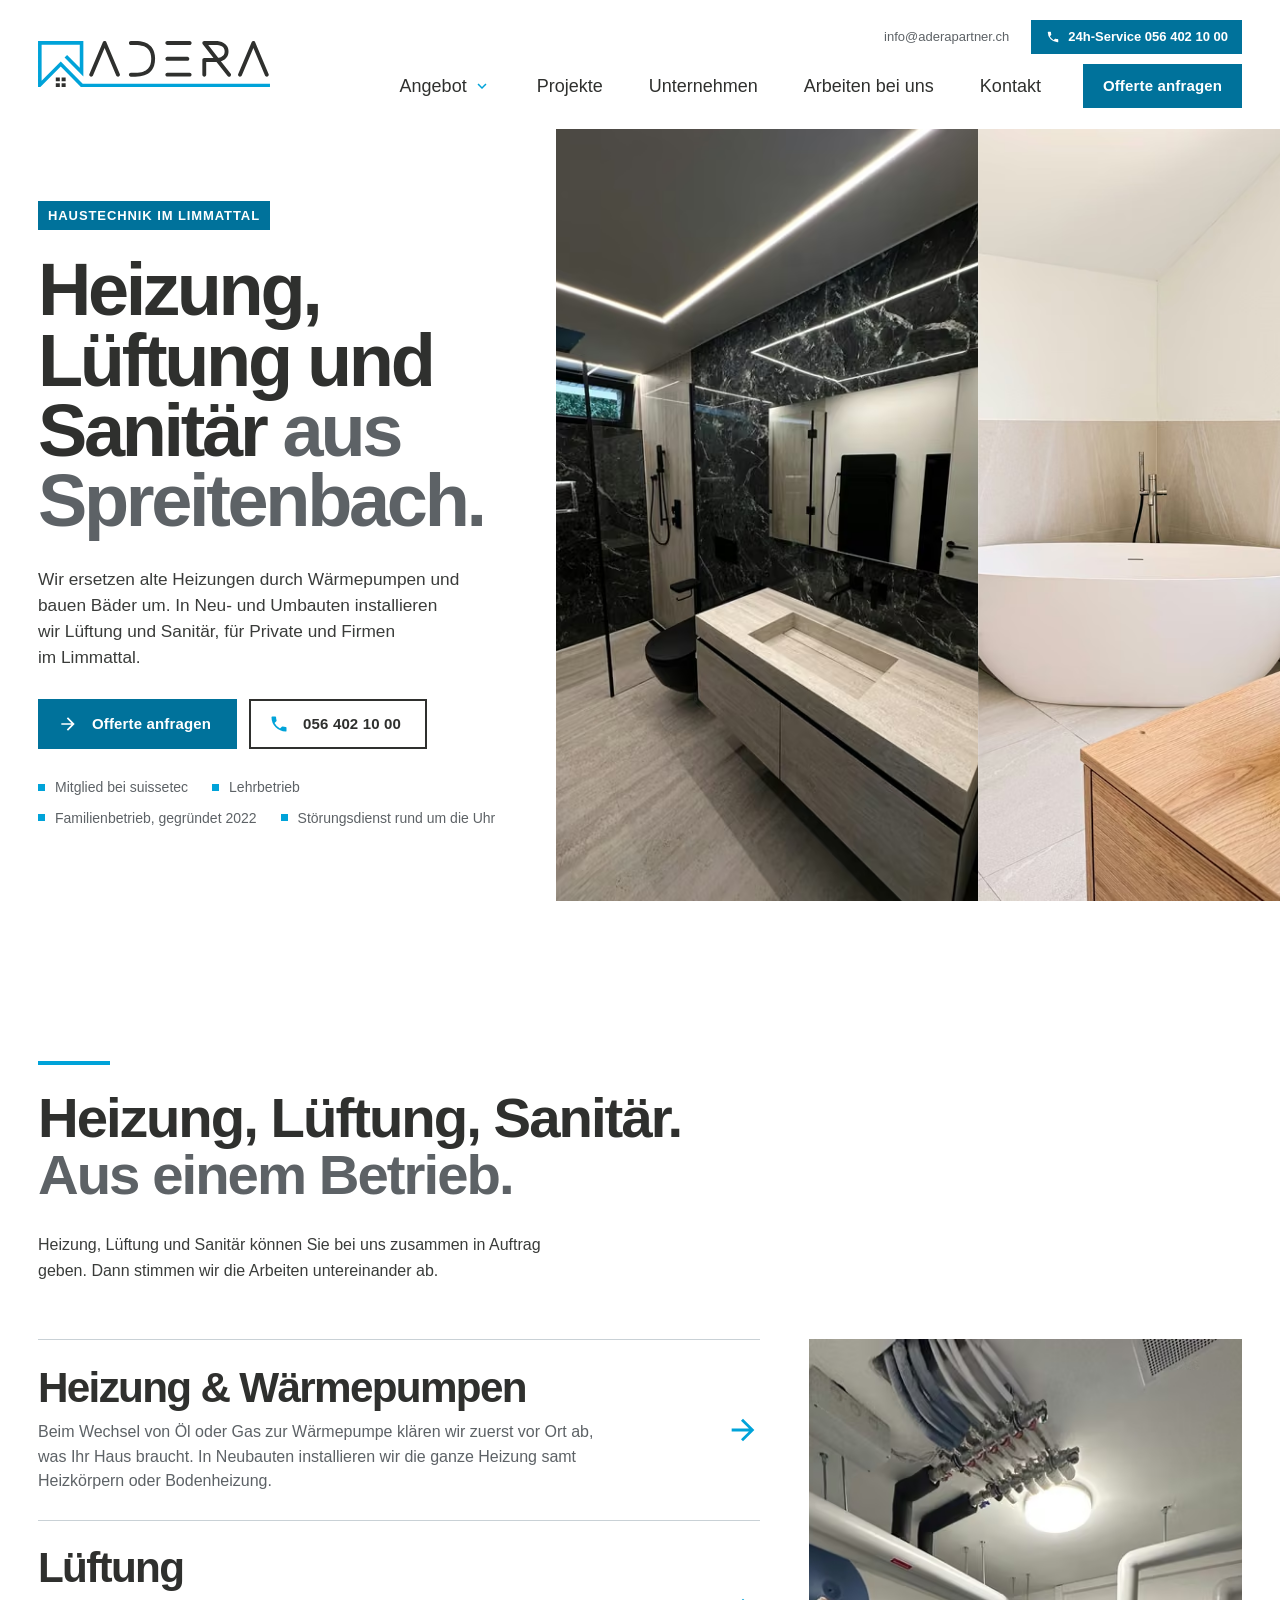
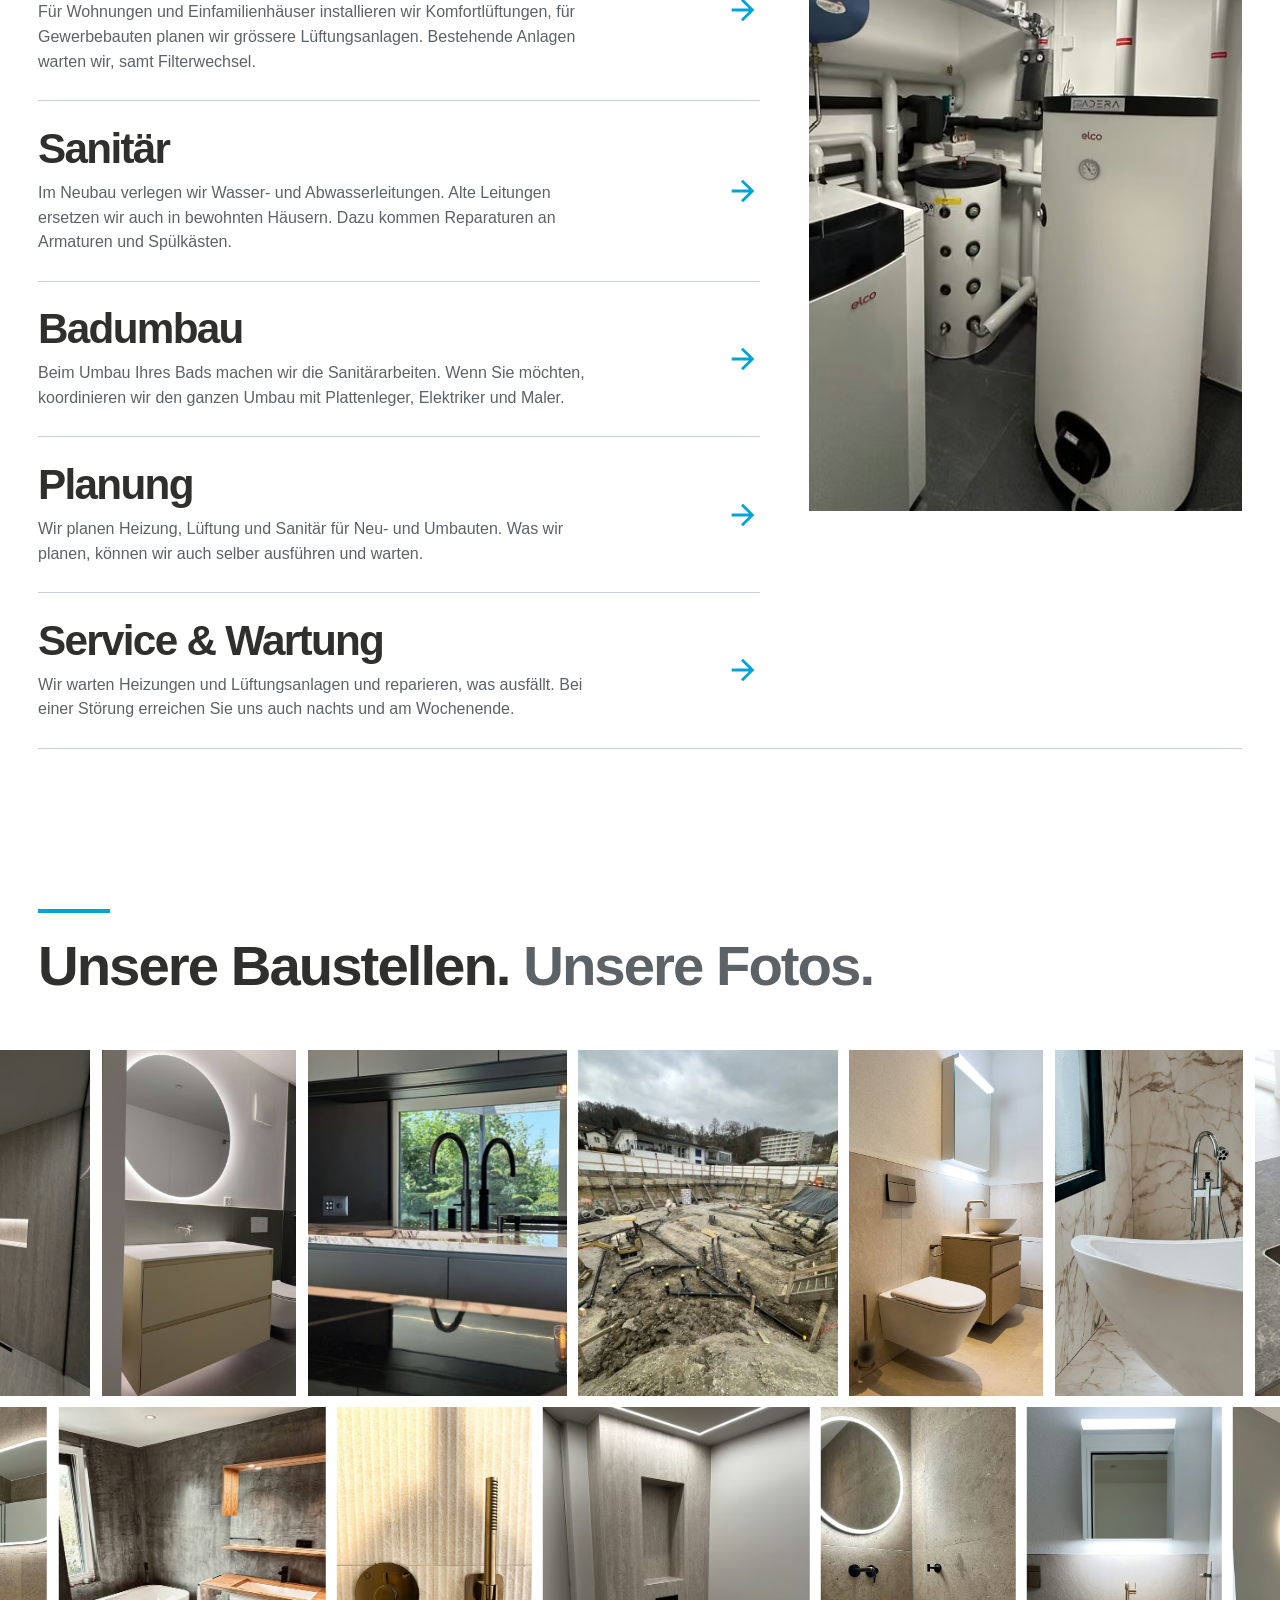
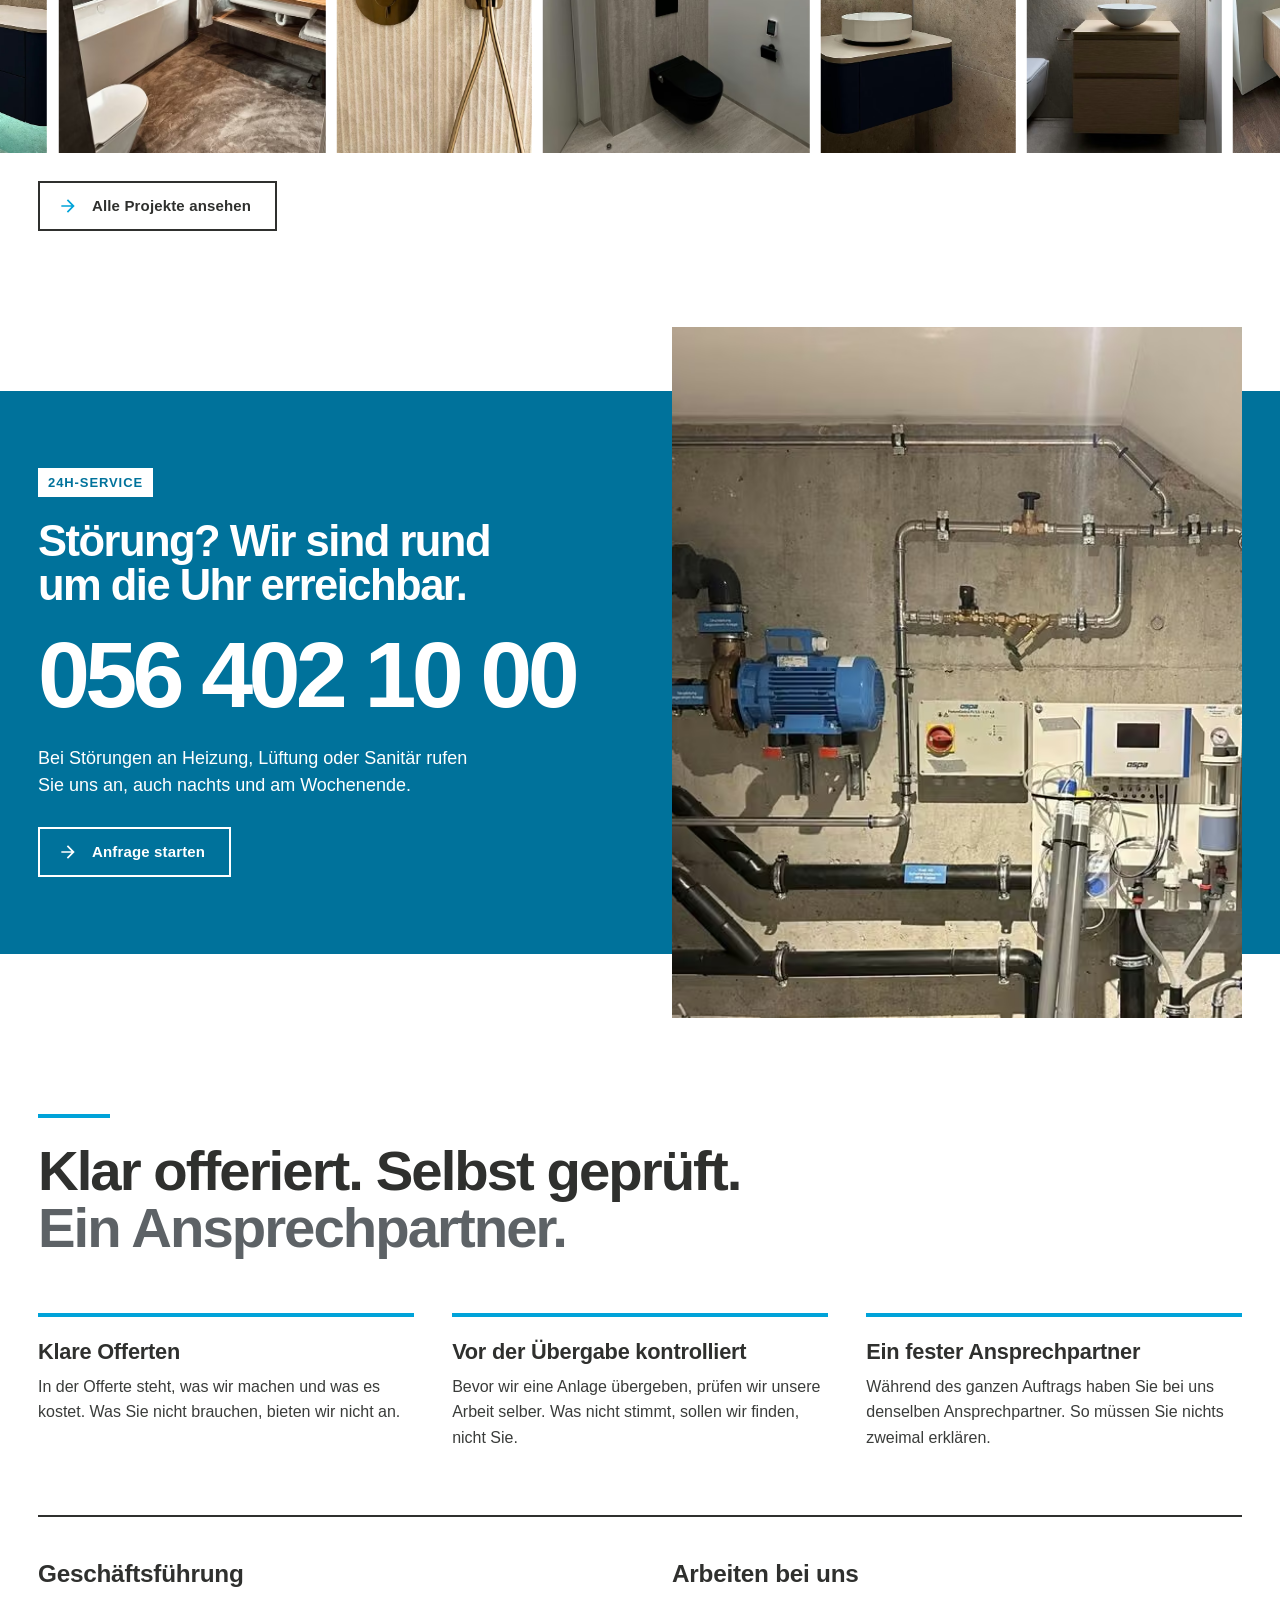
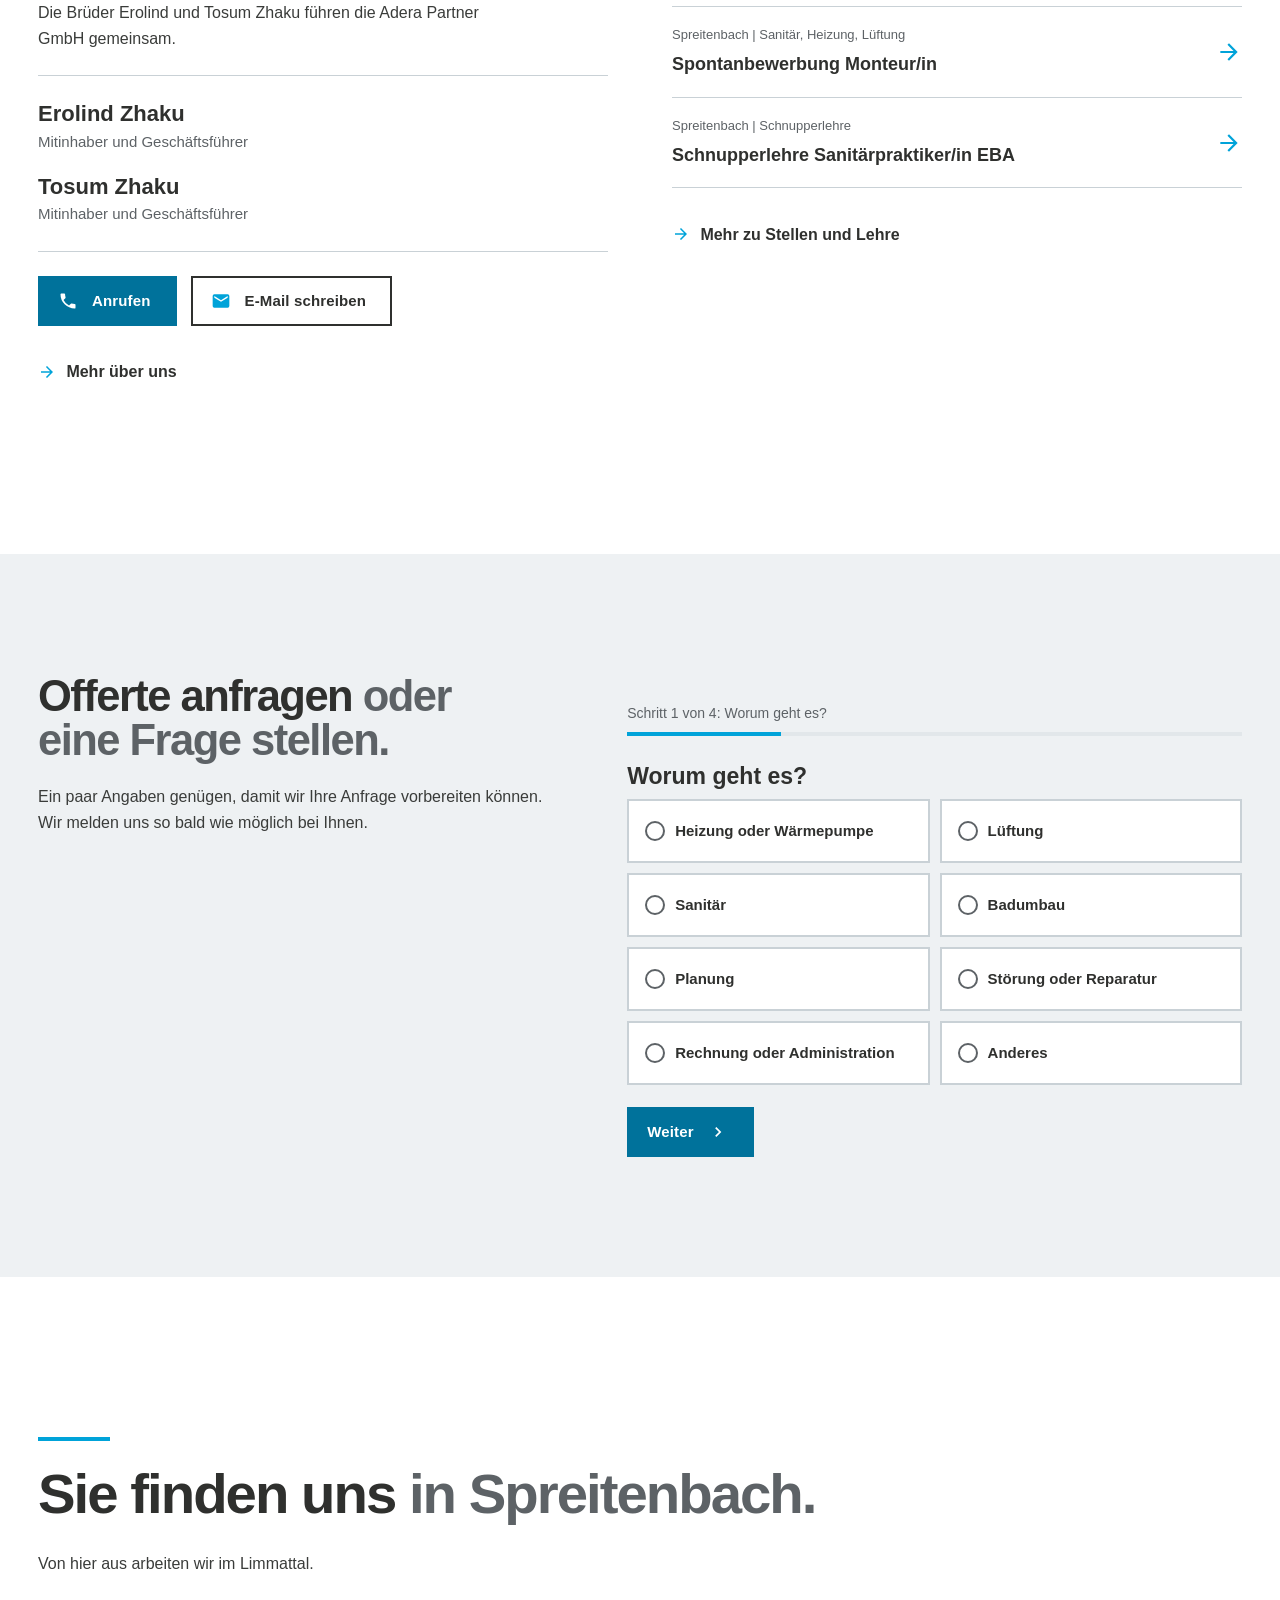
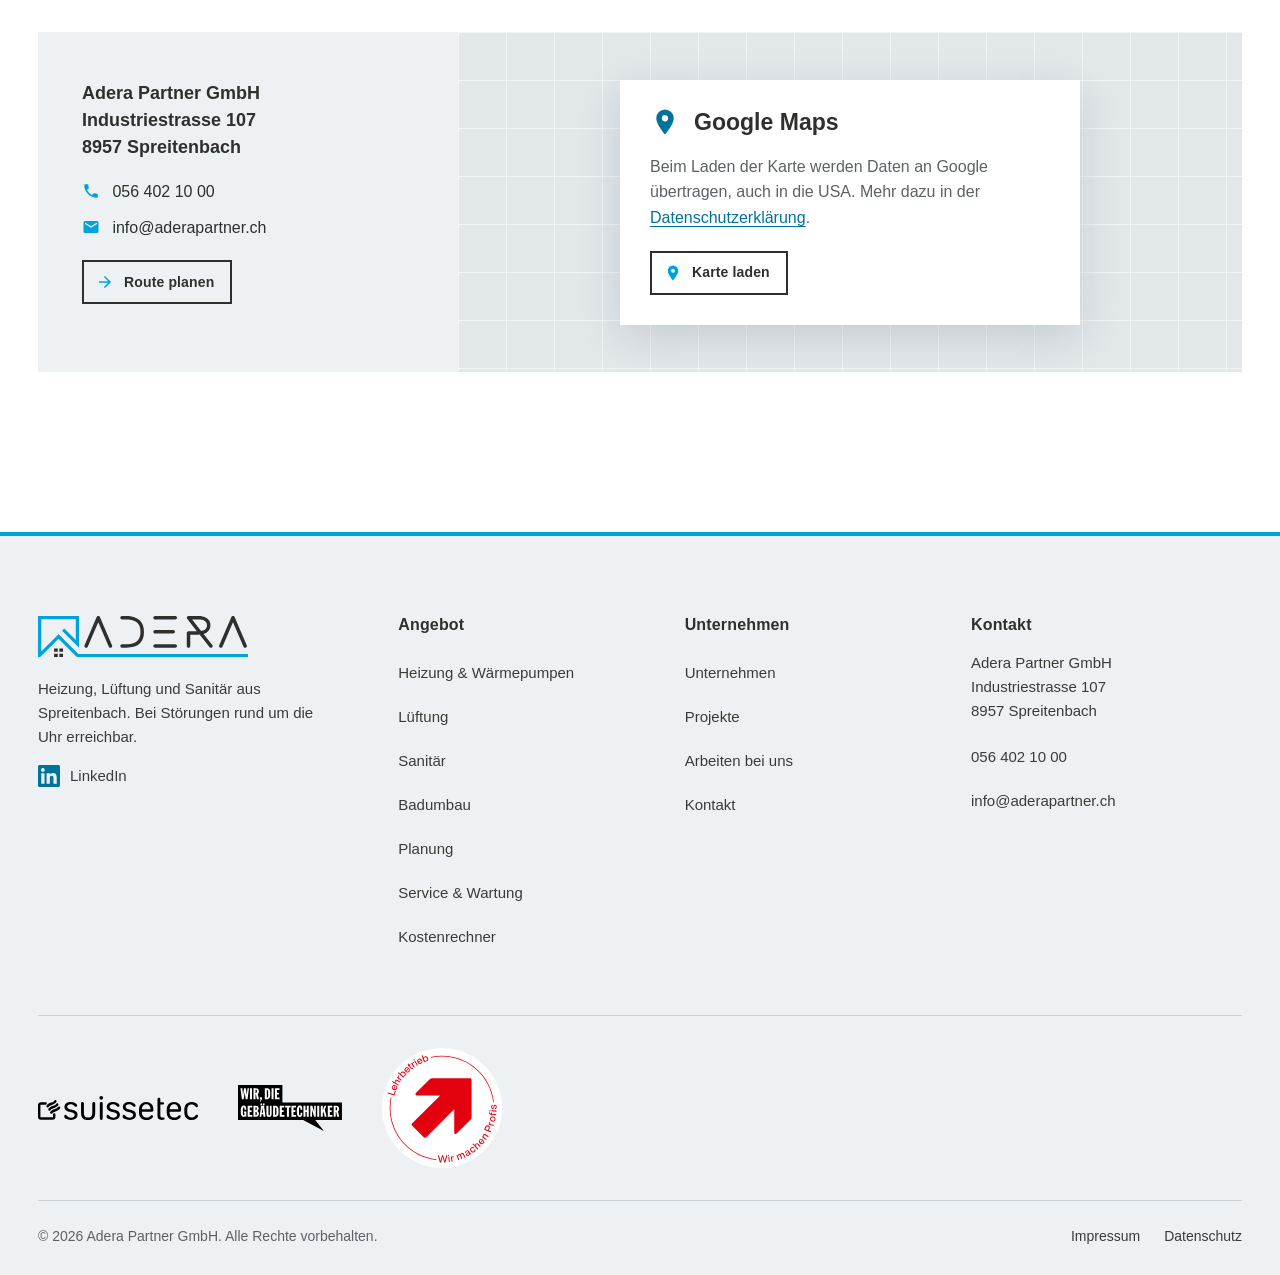
<file: website/index.html>
<!doctype html>
<html lang="de-CH">
<head>
  <meta charset="utf-8">
  <meta name="viewport" content="width=device-width, initial-scale=1">
  <title>Heizung, Lüftung, Sanitär in Spreitenbach | Adera Partner GmbH</title>
  <meta name="description" content="Adera Partner GmbH, Spreitenbach: Wärmepumpen, Heizung, Lüftung, Sanitär, Badumbau und Planung im Limmattal. Bei Störungen rund um die Uhr erreichbar.">
  <link rel="canonical" href="https://www.aderapartner.ch/">
  <meta property="og:type" content="website">
  <meta property="og:title" content="Heizung, Lüftung, Sanitär in Spreitenbach | Adera Partner GmbH">
  <meta property="og:description" content="Haustechnik aus Spreitenbach: Wärmepumpen, Heizung, Lüftung, Sanitär und Badumbau im Limmattal.">
  <meta property="og:image" content="https://www.aderapartner.ch/assets/img/og/og-index.jpg">
  <meta property="og:url" content="https://www.aderapartner.ch/">
  <meta property="og:site_name" content="Adera Partner GmbH">
  <meta property="og:locale" content="de_CH">
  <meta property="og:image:width" content="1200">
  <meta property="og:image:height" content="630">
  <meta name="twitter:card" content="summary_large_image">
  <link rel="icon" href="assets/img/favicon.png">
  <link rel="apple-touch-icon" href="assets/img/favicon.png">
  <link rel="stylesheet" href="assets/css/style.css?v=20261127a">
  <!-- JSON-LD: automatisch erzeugt mit werkzeuge/jsonld-einfuegen.py -->
  <script type="application/ld+json">
{
  "@context": "https://schema.org",
  "@graph": [
    {
      "@type": [
        "HVACBusiness",
        "Plumber"
      ],
      "@id": "https://www.aderapartner.ch/#organization",
      "name": "Adera Partner GmbH",
      "legalName": "Adera Partner GmbH",
      "url": "https://www.aderapartner.ch/",
      "logo": {
        "@type": "ImageObject",
        "url": "https://www.aderapartner.ch/assets/img/logo-adera-partner.svg"
      },
      "image": [
        "https://www.aderapartner.ch/assets/img/og/og-index.jpg",
        "https://www.aderapartner.ch/assets/img/service-technik.jpg",
        "https://www.aderapartner.ch/assets/img/heizraum.jpg"
      ],
      "description": "Haustechnik-Betrieb aus Spreitenbach: Heizung, Wärmepumpen, Lüftung, Sanitär, Badumbau, Planung und 24h-Service im Limmattal.",
      "telephone": "+41 56 402 10 00",
      "email": "info@aderapartner.ch",
      "address": {
        "@type": "PostalAddress",
        "streetAddress": "Industriestrasse 107",
        "postalCode": "8957",
        "addressLocality": "Spreitenbach",
        "addressRegion": "AG",
        "addressCountry": "CH"
      },
      "hasMap": "https://www.google.com/maps/search/?api=1&query=Industriestrasse+107%2C+8957+Spreitenbach",
      "areaServed": [
        {
          "@type": "City",
          "name": "Spreitenbach"
        },
        {
          "@type": "Place",
          "name": "Limmattal"
        }
      ],
      "foundingDate": "2022-01",
      "founder": [
        {
          "@type": "Person",
          "name": "Erolind Zhaku"
        },
        {
          "@type": "Person",
          "name": "Tosum Zhaku"
        }
      ],
      "vatID": "CHE-190.687.776 MWST",
      "identifier": {
        "@type": "PropertyValue",
        "propertyID": "UID",
        "value": "CHE-190.687.776"
      },
      "memberOf": {
        "@type": "Organization",
        "name": "suissetec",
        "url": "https://suissetec.ch/"
      },
      "knowsAbout": [
        "Heizung",
        "Wärmepumpen",
        "Heizungsersatz",
        "Lüftung",
        "Komfortlüftung",
        "Sanitär",
        "Badumbau",
        "Haustechnik-Planung",
        "Boiler"
      ],
      "contactPoint": [
        {
          "@type": "ContactPoint",
          "contactType": "customer service",
          "telephone": "+41 56 402 10 00",
          "email": "info@aderapartner.ch",
          "availableLanguage": "de",
          "areaServed": "CH"
        },
        {
          "@type": "ContactPoint",
          "contactType": "emergency",
          "name": "24h-Service bei Störungen",
          "telephone": "+41 56 402 10 00",
          "availableLanguage": "de",
          "areaServed": "CH",
          "hoursAvailable": {
            "@type": "OpeningHoursSpecification",
            "dayOfWeek": [
              "https://schema.org/Monday",
              "https://schema.org/Tuesday",
              "https://schema.org/Wednesday",
              "https://schema.org/Thursday",
              "https://schema.org/Friday",
              "https://schema.org/Saturday",
              "https://schema.org/Sunday"
            ],
            "opens": "00:00",
            "closes": "23:59"
          }
        }
      ],
      "hasOfferCatalog": {
        "@type": "OfferCatalog",
        "name": "Angebot der Adera Partner GmbH",
        "itemListElement": [
          {
            "@type": "Offer",
            "itemOffered": {
              "@type": "Service",
              "@id": "https://www.aderapartner.ch/heizung.html#service",
              "name": "Heizung und Wärmepumpen",
              "url": "https://www.aderapartner.ch/heizung.html"
            }
          },
          {
            "@type": "Offer",
            "itemOffered": {
              "@type": "Service",
              "@id": "https://www.aderapartner.ch/lueftung.html#service",
              "name": "Lüftung",
              "url": "https://www.aderapartner.ch/lueftung.html"
            }
          },
          {
            "@type": "Offer",
            "itemOffered": {
              "@type": "Service",
              "@id": "https://www.aderapartner.ch/sanitaer.html#service",
              "name": "Sanitär",
              "url": "https://www.aderapartner.ch/sanitaer.html"
            }
          },
          {
            "@type": "Offer",
            "itemOffered": {
              "@type": "Service",
              "@id": "https://www.aderapartner.ch/badumbau.html#service",
              "name": "Badumbau",
              "url": "https://www.aderapartner.ch/badumbau.html"
            }
          },
          {
            "@type": "Offer",
            "itemOffered": {
              "@type": "Service",
              "@id": "https://www.aderapartner.ch/planung.html#service",
              "name": "Planung Heizung, Lüftung, Sanitär",
              "url": "https://www.aderapartner.ch/planung.html"
            }
          },
          {
            "@type": "Offer",
            "itemOffered": {
              "@type": "Service",
              "@id": "https://www.aderapartner.ch/service.html#service",
              "name": "Service und Wartung",
              "url": "https://www.aderapartner.ch/service.html"
            }
          }
        ]
      },
      "sameAs": [
        "https://www.linkedin.com/company/adera-partner-gmbh/"
      ]
    },
    {
      "@type": "WebSite",
      "@id": "https://www.aderapartner.ch/#website",
      "url": "https://www.aderapartner.ch/",
      "name": "Adera Partner GmbH",
      "inLanguage": "de-CH",
      "publisher": {
        "@id": "https://www.aderapartner.ch/#organization"
      }
    },
    {
      "@type": "WebPage",
      "@id": "https://www.aderapartner.ch/#webpage",
      "url": "https://www.aderapartner.ch/",
      "name": "Heizung, Lüftung, Sanitär in Spreitenbach | Adera Partner GmbH",
      "description": "Adera Partner GmbH, Spreitenbach: Wärmepumpen, Heizung, Lüftung, Sanitär, Badumbau und Planung im Limmattal. Bei Störungen rund um die Uhr erreichbar.",
      "inLanguage": "de-CH",
      "isPartOf": {
        "@id": "https://www.aderapartner.ch/#website"
      },
      "about": {
        "@id": "https://www.aderapartner.ch/#organization"
      },
      "primaryImageOfPage": {
        "@type": "ImageObject",
        "url": "https://www.aderapartner.ch/assets/img/og/og-index.jpg"
      }
    }
  ]
}
  </script>
  <!-- /JSON-LD -->
</head>
<body>
<a class="skip-link" href="#inhalt">Zum Inhalt springen</a>

<!-- ===== HEADER (auf allen Seiten gleich, nur aria-current anpassen) ===== -->
<header class="site-header">
  <div class="container site-header__inner">
    <a class="brand" href="index.html" aria-label="Adera Partner GmbH – zur Startseite">
      <img src="assets/img/logo-adera-partner.svg" alt="Adera Partner GmbH" width="232" height="45">
    </a>
    <div class="site-header__nav">
      <div class="topbar">
        <a href="mailto:info@aderapartner.ch">info@aderapartner.ch</a>
        <a class="hotline" href="tel:+41564021000"><span class="i i-phone" aria-hidden="true"></span>24h-Service 056 402 10 00</a>
      </div>
      <nav class="mainnav" aria-label="Hauptnavigation">
        <ul>
          <li class="has-dropdown">
            <button type="button" aria-expanded="false" aria-controls="dd-angebot">Angebot <span class="i i-down" aria-hidden="true"></span></button>
            <ul class="dropdown" id="dd-angebot">
              <li><a href="heizung.html"><span class="i i-arrow" aria-hidden="true"></span>Heizung &amp; Wärmepumpen</a></li>
              <li><a href="lueftung.html"><span class="i i-arrow" aria-hidden="true"></span>Lüftung</a></li>
              <li><a href="sanitaer.html"><span class="i i-arrow" aria-hidden="true"></span>Sanitär</a></li>
              <li><a href="badumbau.html"><span class="i i-arrow" aria-hidden="true"></span>Badumbau</a></li>
              <li><a href="planung.html"><span class="i i-arrow" aria-hidden="true"></span>Planung</a></li>
              <li><a href="service.html"><span class="i i-arrow" aria-hidden="true"></span>Service &amp; Wartung</a></li>
              <li><a href="kostenrechner.html"><span class="i i-arrow" aria-hidden="true"></span>Kostenrechner</a></li>
            </ul>
          </li>
          <li><a href="projekte.html">Projekte</a></li>
          <li><a href="unternehmen.html">Unternehmen</a></li>
          <li><a href="jobs.html">Arbeiten bei uns</a></li>
          <li><a href="kontakt.html">Kontakt</a></li>
          <li class="nav-cta"><a class="btn btn--solid btn--sm" href="kontakt.html#formular">Offerte anfragen</a></li>
        </ul>
      </nav>
    </div>
    <div class="header-actions">
      <a class="header-call" href="tel:+41564021000" aria-label="Anrufen: 056 402 10 00"><span class="i i-phone" aria-hidden="true"></span></a>
      <button class="burger" type="button" aria-label="Menü öffnen" aria-expanded="false" aria-controls="mobilenav"><span></span><span></span><span></span></button>
    </div>
  </div>
  <nav class="mobilenav" id="mobilenav" aria-label="Navigation">
    <ul>
      <li>
        <details>
          <summary>Angebot <span class="i i-down" aria-hidden="true"></span></summary>
          <ul>
            <li><a href="heizung.html">Heizung &amp; Wärmepumpen</a></li>
            <li><a href="lueftung.html">Lüftung</a></li>
            <li><a href="sanitaer.html">Sanitär</a></li>
            <li><a href="badumbau.html">Badumbau</a></li>
            <li><a href="planung.html">Planung</a></li>
            <li><a href="service.html">Service &amp; Wartung</a></li>
            <li><a href="kostenrechner.html">Kostenrechner</a></li>
          </ul>
        </details>
      </li>
      <li><a href="projekte.html">Projekte</a></li>
      <li><a href="unternehmen.html">Unternehmen</a></li>
      <li><a href="jobs.html">Arbeiten bei uns</a></li>
      <li><a href="kontakt.html">Kontakt</a></li>
    </ul>
    <div class="mobilenav__contact">
      <a class="btn btn--solid" href="tel:+41564021000"><span class="i i-phone" aria-hidden="true"></span>24h-Service 056 402 10 00</a>
      <a class="btn" href="mailto:info@aderapartner.ch"><span class="i i-mail" aria-hidden="true"></span>info@aderapartner.ch</a>
    </div>
  </nav>
</header>
<!-- ===== /HEADER ===== -->

<main id="inhalt">

  <!-- Einstieg: Aussage links, rechts zwei Projektfotos Kante an Kante bis an den Bildschirmrand (keine Fotos von Mitarbeitenden).
       Am Handy zuerst das erste Foto als Querformat-Ausschnitt, darüber greift der weisse Titelkasten
       (nur CSS, die Reihenfolge im HTML bleibt: zuerst der Text).
       Das zweite Foto lädt ohne loading="lazy", weil es am Bildschirm im ersten Bildschirm steht (unter 1180 px
       ist es ausgeblendet und kostet dort ca. 20 KB). -->
  <section class="hero-work" aria-labelledby="hero-title">
    <div class="hero-work__text">
      <p class="hero-work__kicker tag">Haustechnik im Limmattal</p>
      <h1 id="hero-title">Heizung, Lüftung und Sanitär <span class="soft">aus Spreitenbach.</span></h1>
      <p class="hero-work__lead">Wir ersetzen alte Heizungen durch Wärmepumpen und bauen Bäder um. In Neu- und Umbauten installieren wir Lüftung und Sanitär, für Private und Firmen im Limmattal.</p>
      <div class="hero-work__actions">
        <a class="btn btn--solid" href="kontakt.html#formular"><span class="i i-arrow" aria-hidden="true"></span>Offerte anfragen</a>
        <a class="btn" href="tel:+41564021000"><span class="i i-phone" aria-hidden="true"></span>056 402 10 00</a>
      </div>
      <ul class="proofline">
        <li>Mitglied bei suissetec</li>
        <li>Lehrbetrieb</li>
        <li>Familienbetrieb, gegründet 2022</li>
        <li>Störungsdienst rund um die Uhr</li>
      </ul>
    </div>
    <ul class="hero-work__media" aria-label="Fotos von unserer Arbeit">
      <li><picture><source type="image/avif" srcset="assets/img/bad-marmor-schwarz-600.avif 600w, assets/img/bad-marmor-schwarz-900.avif 900w, assets/img/bad-marmor-schwarz-1200.avif 1200w, assets/img/bad-marmor-schwarz.avif 1500w" sizes="(max-width: 960px) 100vw, (max-width: 1180px) 50vw, 40vw"><img srcset="assets/img/bad-marmor-schwarz-600.jpg 600w, assets/img/bad-marmor-schwarz-900.jpg 900w, assets/img/bad-marmor-schwarz-1200.jpg 1200w, assets/img/bad-marmor-schwarz.jpg 1500w" sizes="(max-width: 960px) 100vw, (max-width: 1180px) 50vw, 40vw" src="assets/img/bad-marmor-schwarz-900.jpg" alt="Bad mit dunklen Platten in Marmoroptik, Lichtlinien an der Decke und hellem Waschtisch" width="900" height="1200" fetchpriority="high" style="object-position: 50% 45%"></picture></li>
      <li><picture><source type="image/avif" srcset="assets/img/wanne-ecke-hell-600.avif 600w, assets/img/wanne-ecke-hell-900.avif 900w, assets/img/wanne-ecke-hell.avif 1125w" sizes="(max-width: 1180px) 50vw, 30vw"><img srcset="assets/img/wanne-ecke-hell-600.jpg 600w, assets/img/wanne-ecke-hell-900.jpg 900w, assets/img/wanne-ecke-hell.jpg 1125w" sizes="(max-width: 1180px) 50vw, 30vw" src="assets/img/wanne-ecke-hell-900.jpg" alt="Freistehende Badewanne mit Standarmatur in der Ecke eines hellen Bads" width="900" height="1600" style="object-position: 50% 62%"></picture></li>
    </ul>
  </section>

  <!-- Angebot als grosse Zeilen. Am Bildschirm zeigt das Foto rechts die Zeile unter der Maus
       oder mit dem Tastaturfokus (main.js setzt .is-active), am Handy steht ein kleines Foto vor jeder Zeile. -->
  <section id="angebot" aria-labelledby="angebot-title">
    <div class="container">
      <div class="section-head">
        <h2 id="angebot-title">Heizung, Lüftung, Sanitär. <span class="soft">Aus einem Betrieb.</span></h2>
        <p>Heizung, Lüftung und Sanitär können Sie bei uns zusammen in Auftrag geben. Dann stimmen wir die Arbeiten untereinander ab.</p>
      </div>
      <ul class="offers" data-offers>
        <li class="offer is-active">
          <div class="offer__media"><picture><source type="image/avif" srcset="assets/img/heizraum-600.avif 600w, assets/img/heizraum-900.avif 900w, assets/img/heizraum-1200.avif 1200w, assets/img/heizraum.avif 1500w" sizes="(max-width: 960px) 120px, (hover: none) 120px, 34vw"><img srcset="assets/img/heizraum-600.jpg 600w, assets/img/heizraum-900.jpg 900w, assets/img/heizraum-1200.jpg 1200w, assets/img/heizraum.jpg 1500w" sizes="(max-width: 960px) 120px, (hover: none) 120px, 34vw" src="assets/img/heizraum-900.jpg" alt="" width="900" height="1200" loading="lazy" style="object-position: 50% 40%"></picture></div>
          <div class="offer__body">
            <h3 class="offer__title"><a href="heizung.html">Heizung &amp; Wärmepumpen</a></h3>
            <p class="offer__text">Beim Wechsel von Öl oder Gas zur Wärmepumpe klären wir zuerst vor Ort ab, was Ihr Haus braucht. In Neubauten installieren wir die ganze Heizung samt Heizkörpern oder Bodenheizung.</p>
            <span class="offer__arrow i i-arrow" aria-hidden="true"></span>
          </div>
        </li>
        <li class="offer">
          <div class="offer__media"><picture><source type="image/avif" srcset="assets/img/bad-rundspiegel-dusche-600.avif 600w, assets/img/bad-rundspiegel-dusche-900.avif 900w, assets/img/bad-rundspiegel-dusche.avif 1126w" sizes="(max-width: 960px) 120px, (hover: none) 120px, 34vw"><img srcset="assets/img/bad-rundspiegel-dusche-600.jpg 600w, assets/img/bad-rundspiegel-dusche-900.jpg 900w, assets/img/bad-rundspiegel-dusche.jpg 1126w" sizes="(max-width: 960px) 120px, (hover: none) 120px, 34vw" src="assets/img/bad-rundspiegel-dusche-900.jpg" alt="" width="900" height="1599" loading="lazy" style="object-position: 50% 40%"></picture></div>
          <div class="offer__body">
            <h3 class="offer__title"><a href="lueftung.html">Lüftung</a></h3>
            <p class="offer__text">Für Wohnungen und Einfamilienhäuser installieren wir Komfortlüftungen, für Gewerbebauten planen wir grössere Lüftungsanlagen. Bestehende Anlagen warten wir, samt Filterwechsel.</p>
            <span class="offer__arrow i i-arrow" aria-hidden="true"></span>
          </div>
        </li>
        <li class="offer">
          <div class="offer__media"><picture><source type="image/avif" srcset="assets/img/gaeste-wc-holz-600.avif 600w, assets/img/gaeste-wc-holz-900.avif 900w, assets/img/gaeste-wc-holz.avif 1126w" sizes="(max-width: 960px) 120px, (hover: none) 120px, 34vw"><img srcset="assets/img/gaeste-wc-holz-600.jpg 600w, assets/img/gaeste-wc-holz-900.jpg 900w, assets/img/gaeste-wc-holz.jpg 1126w" sizes="(max-width: 960px) 120px, (hover: none) 120px, 34vw" src="assets/img/gaeste-wc-holz-900.jpg" alt="" width="900" height="1599" loading="lazy" style="object-position: 50% 70%"></picture></div>
          <div class="offer__body">
            <h3 class="offer__title"><a href="sanitaer.html">Sanitär</a></h3>
            <p class="offer__text">Im Neubau verlegen wir Wasser- und Abwasserleitungen. Alte Leitungen ersetzen wir auch in bewohnten Häusern. Dazu kommen Reparaturen an Armaturen und Spülkästen.</p>
            <span class="offer__arrow i i-arrow" aria-hidden="true"></span>
          </div>
        </li>
        <li class="offer">
          <div class="offer__media"><picture><source type="image/avif" srcset="assets/img/bad-hell-dusche-600.avif 600w, assets/img/bad-hell-dusche-900.avif 900w, assets/img/bad-hell-dusche.avif 1126w" sizes="(max-width: 960px) 120px, (hover: none) 120px, 34vw"><img srcset="assets/img/bad-hell-dusche-600.jpg 600w, assets/img/bad-hell-dusche-900.jpg 900w, assets/img/bad-hell-dusche.jpg 1126w" sizes="(max-width: 960px) 120px, (hover: none) 120px, 34vw" src="assets/img/bad-hell-dusche-900.jpg" alt="" width="900" height="1599" loading="lazy" style="object-position: 50% 60%"></picture></div>
          <div class="offer__body">
            <h3 class="offer__title"><a href="badumbau.html">Badumbau</a></h3>
            <p class="offer__text">Beim Umbau Ihres Bads machen wir die Sanitärarbeiten. Wenn Sie möchten, koordinieren wir den ganzen Umbau mit Plattenleger, Elektriker und Maler.</p>
            <span class="offer__arrow i i-arrow" aria-hidden="true"></span>
          </div>
        </li>
        <li class="offer">
          <div class="offer__media"><picture><source type="image/avif" srcset="assets/img/baugrube-leitungen-600.avif 600w, assets/img/baugrube-leitungen-900.avif 900w, assets/img/baugrube-leitungen-1200.avif 1200w, assets/img/baugrube-leitungen.avif 1500w" sizes="(max-width: 960px) 120px, (hover: none) 120px, 34vw"><img srcset="assets/img/baugrube-leitungen-600.jpg 600w, assets/img/baugrube-leitungen-900.jpg 900w, assets/img/baugrube-leitungen-1200.jpg 1200w, assets/img/baugrube-leitungen.jpg 1500w" sizes="(max-width: 960px) 120px, (hover: none) 120px, 34vw" src="assets/img/baugrube-leitungen-900.jpg" alt="" width="900" height="1200" loading="lazy" style="object-position: 50% 55%"></picture></div>
          <div class="offer__body">
            <h3 class="offer__title"><a href="planung.html">Planung</a></h3>
            <p class="offer__text">Wir planen Heizung, Lüftung und Sanitär für Neu- und Umbauten. Was wir planen, können wir auch selber ausführen und warten.</p>
            <span class="offer__arrow i i-arrow" aria-hidden="true"></span>
          </div>
        </li>
        <li class="offer">
          <div class="offer__media"><picture><source type="image/avif" srcset="assets/img/kueche-armatur-schwarz-600.avif 600w, assets/img/kueche-armatur-schwarz-900.avif 900w, assets/img/kueche-armatur-schwarz.avif 1125w" sizes="(max-width: 960px) 120px, (hover: none) 120px, 34vw"><img srcset="assets/img/kueche-armatur-schwarz-600.jpg 600w, assets/img/kueche-armatur-schwarz-900.jpg 900w, assets/img/kueche-armatur-schwarz.jpg 1125w" sizes="(max-width: 960px) 120px, (hover: none) 120px, 34vw" src="assets/img/kueche-armatur-schwarz-900.jpg" alt="" width="900" height="1600" loading="lazy" style="object-position: 50% 30%"></picture></div>
          <div class="offer__body">
            <h3 class="offer__title"><a href="service.html">Service &amp; Wartung</a></h3>
            <p class="offer__text">Wir warten Heizungen und Lüftungsanlagen und reparieren, was ausfällt. Bei einer Störung erreichen Sie uns auch nachts und am Wochenende.</p>
            <span class="offer__arrow i i-arrow" aria-hidden="true"></span>
          </div>
        </li>
      </ul>
    </div>
  </section>

  <!-- Projekte: Fotowand. Die beiden Reihen verschieben sich beim Scrollen leicht gegeneinander
       (nur CSS, in Browsern mit animation-timeline; sonst und bei reduzierter Bewegung stehen sie still).
       Die Reihen sind mittig ausgerichtet: das Baustellenfoto steht in der Mitte der oberen Reihe, damit es auch am Handy
       sichtbar ist. Kein Foto steht zweimal auf der Startseite (Baugrube und Technikraum sind in der Angebotsliste
       bzw. im Band); jede Reihe braucht mindestens 7 Fotos, sonst wird sie beim Verschieben zu kurz. -->
  <section aria-labelledby="projekte-title">
    <div class="container">
      <div class="section-head">
        <h2 id="projekte-title">Unsere Baustellen. <span class="soft">Unsere Fotos.</span></h2>
      </div>
    </div>
    <div class="photowall" role="group" aria-label="Fotos aus unseren Projekten">
      <ul class="photowall__row">
        <li><picture><source type="image/avif" srcset="assets/img/dusche-nischen-600.avif 600w, assets/img/dusche-nischen-900.avif 900w, assets/img/dusche-nischen-1200.avif 1200w, assets/img/dusche-nischen.avif 1500w" sizes="(max-width: 714px) 160px, 22vw"><img srcset="assets/img/dusche-nischen-600.jpg 600w, assets/img/dusche-nischen-900.jpg 900w, assets/img/dusche-nischen-1200.jpg 1200w, assets/img/dusche-nischen.jpg 1500w" sizes="(max-width: 714px) 160px, 22vw" src="assets/img/dusche-nischen-900.jpg" alt="Dusche mit Regenbrause und zwei beleuchteten Nischen in der Wand" width="900" height="1200" loading="lazy"></picture></li>
        <li><picture><source type="image/avif" srcset="assets/img/waschtisch-rundspiegel-hell-600.avif 600w, assets/img/waschtisch-rundspiegel-hell-900.avif 900w, assets/img/waschtisch-rundspiegel-hell.avif 1126w" sizes="(max-width: 714px) 160px, 22vw"><img srcset="assets/img/waschtisch-rundspiegel-hell-600.jpg 600w, assets/img/waschtisch-rundspiegel-hell-900.jpg 900w, assets/img/waschtisch-rundspiegel-hell.jpg 1126w" sizes="(max-width: 714px) 160px, 22vw" src="assets/img/waschtisch-rundspiegel-hell-900.jpg" alt="Waschtisch mit hellem Unterschrank und rundem, hinterleuchtetem Spiegel" width="900" height="1599" loading="lazy"></picture></li>
        <li><picture><source type="image/avif" srcset="assets/img/kueche-quooker-600.avif 600w, assets/img/kueche-quooker-900.avif 900w, assets/img/kueche-quooker-1200.avif 1200w, assets/img/kueche-quooker.avif 1500w" sizes="(max-width: 714px) 160px, 22vw"><img srcset="assets/img/kueche-quooker-600.jpg 600w, assets/img/kueche-quooker-900.jpg 900w, assets/img/kueche-quooker-1200.jpg 1200w, assets/img/kueche-quooker.jpg 1500w" sizes="(max-width: 714px) 160px, 22vw" src="assets/img/kueche-quooker-900.jpg" alt="Zwei schwarze Küchenarmaturen vor einem Fenster" width="900" height="1200" loading="lazy"></picture></li>
        <li><picture><source type="image/avif" srcset="assets/img/baustelle-grundleitungen-600.avif 600w, assets/img/baustelle-grundleitungen-900.avif 900w, assets/img/baustelle-grundleitungen-1200.avif 1200w, assets/img/baustelle-grundleitungen.avif 1500w" sizes="(max-width: 714px) 160px, 22vw"><img srcset="assets/img/baustelle-grundleitungen-600.jpg 600w, assets/img/baustelle-grundleitungen-900.jpg 900w, assets/img/baustelle-grundleitungen-1200.jpg 1200w, assets/img/baustelle-grundleitungen.jpg 1500w" sizes="(max-width: 714px) 160px, 22vw" src="assets/img/baustelle-grundleitungen-900.jpg" alt="Neubau-Baustelle mit verlegten Grundleitungen in der Baugrube" width="900" height="1200" loading="lazy"></picture></li>
        <li><picture><source type="image/avif" srcset="assets/img/wc-waschtisch-bronze-600.avif 600w, assets/img/wc-waschtisch-bronze-900.avif 900w, assets/img/wc-waschtisch-bronze.avif 1125w" sizes="(max-width: 714px) 160px, 22vw"><img srcset="assets/img/wc-waschtisch-bronze-600.jpg 600w, assets/img/wc-waschtisch-bronze-900.jpg 900w, assets/img/wc-waschtisch-bronze.jpg 1125w" sizes="(max-width: 714px) 160px, 22vw" src="assets/img/wc-waschtisch-bronze-900.jpg" alt="Wand-WC und Waschtisch aus Holz mit bronzefarbener Armatur" width="900" height="1600" loading="lazy"></picture></li>
        <li><picture><source type="image/avif" srcset="assets/img/wanne-marmor-600.avif 600w, assets/img/wanne-marmor-900.avif 900w, assets/img/wanne-marmor.avif 1089w" sizes="(max-width: 714px) 160px, 22vw"><img srcset="assets/img/wanne-marmor-600.jpg 600w, assets/img/wanne-marmor-900.jpg 900w, assets/img/wanne-marmor.jpg 1089w" sizes="(max-width: 714px) 160px, 22vw" src="assets/img/wanne-marmor-900.jpg" alt="Freistehende Badewanne vor Platten in Marmoroptik" width="900" height="1652" loading="lazy"></picture></li>
        <li><picture><source type="image/avif" srcset="assets/img/kueche-spuele-600.avif 600w, assets/img/kueche-spuele-900.avif 900w, assets/img/kueche-spuele.avif 1125w" sizes="(max-width: 714px) 160px, 22vw"><img srcset="assets/img/kueche-spuele-600.jpg 600w, assets/img/kueche-spuele-900.jpg 900w, assets/img/kueche-spuele.jpg 1125w" sizes="(max-width: 714px) 160px, 22vw" src="assets/img/kueche-spuele-900.jpg" alt="Küchenspüle aus Chromstahl mit Armatur in einer Abdeckung aus Stein" width="900" height="1600" loading="lazy"></picture></li>
      </ul>
      <ul class="photowall__row">
        <li><picture><source type="image/avif" srcset="assets/img/waschtisch-blau-led-600.avif 600w, assets/img/waschtisch-blau-led-900.avif 900w, assets/img/waschtisch-blau-led.avif 1125w" sizes="(max-width: 714px) 160px, 22vw"><img srcset="assets/img/waschtisch-blau-led-600.jpg 600w, assets/img/waschtisch-blau-led-900.jpg 900w, assets/img/waschtisch-blau-led.jpg 1125w" sizes="(max-width: 714px) 160px, 22vw" src="assets/img/waschtisch-blau-led-900.jpg" alt="Waschtisch mit dunkelblauem Unterschrank, Lichtband am Boden und ovalem Lichtspiegel" width="900" height="1600" loading="lazy"></picture></li>
        <li><picture><source type="image/avif" srcset="assets/img/bad-beton-600.avif 600w, assets/img/bad-beton-900.avif 900w, assets/img/bad-beton-1200.avif 1200w, assets/img/bad-beton.avif 1545w" sizes="(max-width: 714px) 160px, 22vw"><img srcset="assets/img/bad-beton-600.jpg 600w, assets/img/bad-beton-900.jpg 900w, assets/img/bad-beton-1200.jpg 1200w, assets/img/bad-beton.jpg 1545w" sizes="(max-width: 714px) 160px, 22vw" src="assets/img/bad-beton-900.jpg" alt="Bad in Betonoptik mit Badewanne und Waschtisch aus Holz" width="900" height="1165" loading="lazy"></picture></li>
        <li><picture><source type="image/avif" srcset="assets/img/dusche-armatur-bronze-600.avif 600w, assets/img/dusche-armatur-bronze-900.avif 900w, assets/img/dusche-armatur-bronze.avif 1125w" sizes="(max-width: 714px) 160px, 22vw"><img srcset="assets/img/dusche-armatur-bronze-600.jpg 600w, assets/img/dusche-armatur-bronze-900.jpg 900w, assets/img/dusche-armatur-bronze.jpg 1125w" sizes="(max-width: 714px) 160px, 22vw" src="assets/img/dusche-armatur-bronze-900.jpg" alt="Bronzefarbene Duscharmatur mit Handbrause vor gerillten Platten" width="900" height="1600" loading="lazy"></picture></li>
        <li><picture><source type="image/avif" srcset="assets/img/wc-schwarz-nische-600.avif 600w, assets/img/wc-schwarz-nische-900.avif 900w, assets/img/wc-schwarz-nische-1200.avif 1200w, assets/img/wc-schwarz-nische.avif 1545w" sizes="(max-width: 714px) 160px, 22vw"><img srcset="assets/img/wc-schwarz-nische-600.jpg 600w, assets/img/wc-schwarz-nische-900.jpg 900w, assets/img/wc-schwarz-nische-1200.jpg 1200w, assets/img/wc-schwarz-nische.jpg 1545w" sizes="(max-width: 714px) 160px, 22vw" src="assets/img/wc-schwarz-nische-900.jpg" alt="Schwarzes Wand-WC mit schwarzer Betätigungsplatte und einer Nische in der Wand darüber" width="900" height="1165" loading="lazy"></picture></li>
        <li><picture><source type="image/avif" srcset="assets/img/lavabo-rundspiegel-blau-600.avif 600w, assets/img/lavabo-rundspiegel-blau-900.avif 900w, assets/img/lavabo-rundspiegel-blau.avif 1125w" sizes="(max-width: 714px) 160px, 22vw"><img srcset="assets/img/lavabo-rundspiegel-blau-600.jpg 600w, assets/img/lavabo-rundspiegel-blau-900.jpg 900w, assets/img/lavabo-rundspiegel-blau.jpg 1125w" sizes="(max-width: 714px) 160px, 22vw" src="assets/img/lavabo-rundspiegel-blau-900.jpg" alt="Aufsatzlavabo auf dunkelblauem Unterschrank mit rundem Lichtspiegel und schwarzer Armatur" width="900" height="1600" loading="lazy"></picture></li>
        <li><picture><source type="image/avif" srcset="assets/img/waschtisch-schale-messing-600.avif 600w, assets/img/waschtisch-schale-messing-900.avif 900w, assets/img/waschtisch-schale-messing.avif 1125w" sizes="(max-width: 714px) 160px, 22vw"><img srcset="assets/img/waschtisch-schale-messing-600.jpg 600w, assets/img/waschtisch-schale-messing-900.jpg 900w, assets/img/waschtisch-schale-messing.jpg 1125w" sizes="(max-width: 714px) 160px, 22vw" src="assets/img/waschtisch-schale-messing-900.jpg" alt="Waschtisch mit Aufsatzschale und messingfarbener Armatur unter einem Spiegelschrank" width="900" height="1600" loading="lazy"></picture></li>
        <li><picture><source type="image/avif" srcset="assets/img/doppellavabo-rundspiegel-600.avif 600w, assets/img/doppellavabo-rundspiegel-900.avif 900w, assets/img/doppellavabo-rundspiegel.avif 1125w" sizes="(max-width: 714px) 160px, 22vw"><img srcset="assets/img/doppellavabo-rundspiegel-600.jpg 600w, assets/img/doppellavabo-rundspiegel-900.jpg 900w, assets/img/doppellavabo-rundspiegel.jpg 1125w" sizes="(max-width: 714px) 160px, 22vw" src="assets/img/doppellavabo-rundspiegel-900.jpg" alt="Doppelwaschtisch mit zwei runden, hinterleuchteten Spiegeln" width="900" height="1600" loading="lazy"></picture></li>
      </ul>
    </div>
    <div class="container">
      <div class="btn-row"><a class="btn" href="projekte.html"><span class="i i-arrow" aria-hidden="true"></span>Alle Projekte ansehen</a></div>
    </div>
  </section>

  <!-- 24h-Service: die einzige blaue Fläche der Startseite (Regel: höchstens eine pro Seite).
       Das Querformat-Foto ragt oben und unten über das Band (am Handy nur unten). CSS: «Design-Runde suissetec», V4. -->
  <section class="band band--service" aria-labelledby="service-title">
    <div class="container band__inner">
      <div class="band__text">
        <p class="tag tag--light">24h-Service</p>
        <h2 id="service-title">Störung? Wir sind rund um die Uhr erreichbar.</h2>
        <a class="band__phone" href="tel:+41564021000"><span class="visually-hidden">Anrufen: </span>056&nbsp;402&nbsp;10&nbsp;00</a>
        <p>Bei Störungen an Heizung, Lüftung oder Sanitär rufen Sie uns an, auch nachts und am Wochenende.</p>
        <div class="btn-row"><a class="btn btn--light" href="kontakt.html?thema=service#formular"><span class="i i-arrow" aria-hidden="true"></span>Anfrage starten</a></div>
      </div>
      <div class="band__media">
        <picture><source type="image/avif" srcset="assets/img/service-technik-600.avif 600w, assets/img/service-technik-900.avif 900w, assets/img/service-technik-1200.avif 1200w, assets/img/service-technik.avif 1388w" sizes="(max-width: 960px) 100vw, 50vw"><img srcset="assets/img/service-technik-600.jpg 600w, assets/img/service-technik-900.jpg 900w, assets/img/service-technik-1200.jpg 1200w, assets/img/service-technik.jpg 1388w" sizes="(max-width: 960px) 100vw, 50vw" src="assets/img/service-technik-900.jpg" alt="Technikraum mit Pumpe, Rohrleitungen, Ventilen und Steuergeräten an einer Betonwand" width="900" height="675" loading="lazy"></picture>
      </div>
    </div>
  </section>

  <!-- Wer wir sind: Grundsätze, Geschäftsführung und offene Stellen in einem Abschnitt
       (früher drei Abschnitte: «Ihre Ansprechpartner», «So arbeiten wir», «Arbeiten bei uns») -->
  <section aria-labelledby="werte-title">
    <div class="container">
      <div class="section-head">
        <h2 id="werte-title">Klar offeriert. Selbst geprüft. <span class="soft">Ein Ansprechpartner.</span></h2>
      </div>
      <div class="values">
        <div class="value">
          <h3>Klare Offerten</h3>
          <p>In der Offerte steht, was wir machen und was es kostet. Was Sie nicht brauchen, bieten wir nicht an.</p>
        </div>
        <div class="value">
          <h3>Vor der Übergabe kontrolliert</h3>
          <p>Bevor wir eine Anlage übergeben, prüfen wir unsere Arbeit selber. Was nicht stimmt, sollen wir finden, nicht Sie.</p>
        </div>
        <div class="value">
          <h3>Ein fester Ansprechpartner</h3>
          <p>Während des ganzen Auftrags haben Sie bei uns denselben Ansprechpartner. So müssen Sie nichts zweimal erklären.</p>
        </div>
      </div>
      <div class="crew">
        <div>
          <h3>Geschäftsführung</h3>
          <p>Die Brüder Erolind und Tosum Zhaku führen die Adera Partner GmbH gemeinsam.</p>
          <ul class="team__names">
            <li><strong>Erolind Zhaku</strong><span>Mitinhaber und Geschäftsführer</span></li>
            <li><strong>Tosum Zhaku</strong><span>Mitinhaber und Geschäftsführer</span></li>
          </ul>
          <div class="btn-row">
            <a class="btn btn--solid" href="tel:+41564021000"><span class="i i-phone" aria-hidden="true"></span>Anrufen</a>
            <a class="btn" href="mailto:info@aderapartner.ch"><span class="i i-mail" aria-hidden="true"></span>E-Mail schreiben</a>
          </div>
          <div class="btn-row"><a class="link-arrow" href="unternehmen.html"><span class="i i-arrow" aria-hidden="true"></span>Mehr über uns</a></div>
        </div>
        <div>
          <h3>Arbeiten bei uns</h3>
          <ul class="joblist">
            <li><a href="jobs.html#spontan"><span><small>Spreitenbach | Sanitär, Heizung, Lüftung</small><strong>Spontanbewerbung Monteur/in</strong></span><span class="i i-arrow" aria-hidden="true"></span></a></li>
            <li><a href="jobs.html#lehre"><span><small>Spreitenbach | Schnupperlehre</small><strong>Schnupperlehre Sanitärpraktiker/in EBA</strong></span><span class="i i-arrow" aria-hidden="true"></span></a></li>
          </ul>
          <div class="btn-row"><a class="link-arrow" href="jobs.html"><span class="i i-arrow" aria-hidden="true"></span>Mehr zu Stellen und Lehre</a></div>
        </div>
      </div>
    </div>
  </section>

  <!-- Anfrage-Assistent -->
  <section id="kontakt" class="section section--grey" aria-labelledby="form-title">
    <div class="container intro">
      <div>
        <h2 id="form-title">Offerte anfragen <span class="soft">oder eine Frage stellen.</span></h2>
        <p>Ein paar Angaben genügen, damit wir Ihre Anfrage vorbereiten können. Wir melden uns so bald wie möglich bei Ihnen.</p>
      </div>
      <form class="form" action="send.php" method="post" data-form data-wizard novalidate>
        <div class="wizard__progress" aria-live="polite"><span data-progress-text>Schritt 1 von 4</span><span class="wizard__bar" aria-hidden="true"><i></i></span></div>
        <fieldset class="wizard__step field">
          <legend>Worum geht es?</legend>
          <p class="error full">Bitte wählen Sie ein Thema.</p>
          <div class="tiles full">
            <label class="tile"><input type="radio" name="thema" value="Heizung / Wärmepumpe" required>Heizung oder Wärmepumpe</label>
            <label class="tile"><input type="radio" name="thema" value="Lüftung" required>Lüftung</label>
            <label class="tile"><input type="radio" name="thema" value="Sanitär" required>Sanitär</label>
            <label class="tile"><input type="radio" name="thema" value="Badumbau" required>Badumbau</label>
            <label class="tile"><input type="radio" name="thema" value="Planung" required>Planung</label>
            <label class="tile"><input type="radio" name="thema" value="Störung / Reparatur" required>Störung oder Reparatur</label>
            <label class="tile"><input type="radio" name="thema" value="Rechnung / Administration" required>Rechnung oder Administration</label>
            <label class="tile"><input type="radio" name="thema" value="Anderes" required>Anderes</label>
          </div>
          <div class="wizard__alert full" aria-live="polite"><strong>Bei einer Störung rufen Sie am besten direkt an:</strong> <a href="tel:+41564021000">056 402 10 00</a><br>Wir sind rund um die Uhr erreichbar.</div>
        </fieldset>
        <fieldset class="wizard__step">
          <legend>Wo und wann?</legend>
          <fieldset class="field full"><legend class="field__label">Art des Gebäudes</legend><div class="tiles">
            <label class="tile"><input type="radio" name="objekt" value="Einfamilienhaus">Einfamilienhaus</label>
            <label class="tile"><input type="radio" name="objekt" value="Wohnung">Wohnung</label>
            <label class="tile"><input type="radio" name="objekt" value="Mehrfamilienhaus">Mehrfamilienhaus</label>
            <label class="tile"><input type="radio" name="objekt" value="Gewerbe">Gewerbe</label>
          </div></fieldset>
          <fieldset class="field full"><legend class="field__label">Zeitraum</legend><div class="tiles">
            <label class="tile"><input type="radio" name="zeitraum" value="So bald wie möglich">So bald wie möglich</label>
            <label class="tile"><input type="radio" name="zeitraum" value="In den nächsten Monaten">In den nächsten Monaten</label>
            <label class="tile"><input type="radio" name="zeitraum" value="Nur Information">Nur Information</label>
          </div></fieldset>
          <div class="field full"><label for="f-adresse">Strasse und Nr.</label><input id="f-adresse" name="adresse" autocomplete="address-line1"></div>
          <div class="field"><label for="f-plz">PLZ*</label><input id="f-plz" name="plz" inputmode="numeric" autocomplete="postal-code" required><p class="error">Bitte PLZ eingeben.</p></div>
          <div class="field"><label for="f-ort">Ort*</label><input id="f-ort" name="ort" autocomplete="address-level2" required><p class="error">Bitte Ort eingeben.</p></div>
        </fieldset>
        <fieldset class="wizard__step">
          <legend>Ihr Anliegen</legend>
          <div class="field full"><label for="f-nachricht">Beschreiben Sie kurz, was Sie brauchen</label><textarea id="f-nachricht" name="nachricht"></textarea></div>
        </fieldset>
        <fieldset class="wizard__step">
          <legend>Ihre Kontaktangaben</legend>
          <div class="field"><label for="f-vorname">Vorname*</label><input id="f-vorname" name="vorname" autocomplete="given-name" required><p class="error">Bitte Vornamen eingeben.</p></div>
          <div class="field"><label for="f-nachname">Nachname*</label><input id="f-nachname" name="nachname" autocomplete="family-name" required><p class="error">Bitte Nachnamen eingeben.</p></div>
          <div class="field full"><label for="f-firma">Firma</label><input id="f-firma" name="firma" autocomplete="organization"></div>
          <div class="field"><label for="f-email">E-Mail*</label><input id="f-email" name="email" type="email" autocomplete="email" required><p class="error">Bitte gültige E-Mail eingeben.</p></div>
          <div class="field"><label for="f-telefon">Telefon</label><input id="f-telefon" name="telefon" type="tel" autocomplete="tel"></div>
          <fieldset class="field full"><legend class="field__label">Rückruf am liebsten</legend><div class="tiles">
            <label class="tile"><input type="radio" name="rueckruf" value="Vormittag">Vormittag</label>
            <label class="tile"><input type="radio" name="rueckruf" value="Nachmittag">Nachmittag</label>
            <label class="tile"><input type="radio" name="rueckruf" value="Egal">Egal</label>
          </div></fieldset>
          <div class="hp" aria-hidden="true"><label for="f-hp">Bitte leer lassen</label><input id="f-hp" name="hp_adera" tabindex="-1" autocomplete="off"></div>
          <div class="check full"><input id="f-dsg" type="checkbox" name="datenschutz" value="ja" required><label for="f-dsg">Ich habe die Datenschutzerklärung gelesen.*</label><p class="check__link"><a href="datenschutz.html#kontaktformular" target="_blank" rel="noopener">Datenschutzerklärung lesen <span class="check__neu">(öffnet in neuem Tab)</span></a></p><p class="error">Bitte bestätigen.</p></div>
          <p class="hint full">*Pflichtfelder</p>
        </fieldset>
        <div class="wizard__nav">
          <button class="btn" type="button" data-back hidden><span class="i i-prev" aria-hidden="true"></span>Zurück</button>
          <button class="btn btn--solid" type="button" data-next>Weiter<span class="i i-next" aria-hidden="true"></span></button>
          <button class="btn" type="submit"><span class="i i-arrow" aria-hidden="true"></span>Anfrage senden</button>
        </div>
        <div class="form-status" aria-live="polite"></div>
      </form>
    </div>
  </section>

  <!-- Standort -->
  <section aria-labelledby="standort-title">
    <div class="container">
      <div class="section-head">
        <h2 id="standort-title">Sie finden uns <span class="soft">in Spreitenbach.</span></h2>
        <p>Von hier aus arbeiten wir im Limmattal.</p>
      </div>
      <div class="location">
        <div class="location__info">
          <address>Adera Partner GmbH<br>Industriestrasse 107<br>8957 Spreitenbach</address>
          <ul class="iconlist">
            <li><span class="i i-phone" aria-hidden="true"></span><a href="tel:+41564021000">056 402 10 00</a></li>
            <li><span class="i i-mail" aria-hidden="true"></span><a href="mailto:info@aderapartner.ch">info@aderapartner.ch</a></li>
          </ul>
          <a class="btn btn--sm" href="https://www.google.com/maps/dir/?api=1&amp;destination=Industriestrasse+107%2C+8957+Spreitenbach" target="_blank" rel="noopener"><span class="i i-arrow" aria-hidden="true"></span>Route planen</a>
        </div>
        <!-- Kartenplatzhalter (die Adresse steht links daneben). Die Google-Karte lädt erst nach dem Klick (main.js), vorher wird nichts
             von Google geladen. Ohne JavaScript steht statt «Karte laden» ein Link zu Google Maps (style.css, P4). -->
        <div class="map" data-map="https://www.google.com/maps?q=Industriestrasse+107,+8957+Spreitenbach&amp;output=embed">
          <div class="map__consent">
            <p class="map__address"><span class="i i-pin" aria-hidden="true"></span><span>Google Maps</span></p>
            <p class="map__hinweis">Beim Laden der Karte werden Daten an Google übertragen, auch in die USA. Mehr dazu in der <a href="datenschutz.html#google-maps">Datenschutzerklärung</a>.</p>
            <button class="btn btn--sm" type="button"><span class="i i-pin" aria-hidden="true"></span>Karte laden</button>
            <a class="btn btn--sm map__nojs" href="https://www.google.com/maps/search/?api=1&amp;query=Industriestrasse+107%2C+8957+Spreitenbach" target="_blank" rel="noopener"><span class="i i-arrow" aria-hidden="true"></span>In Google Maps öffnen<span class="visually-hidden"> (öffnet in neuem Tab)</span></a>
          </div>
        </div>
      </div>
    </div>
  </section>

</main>

<!-- ===== FOOTER (auf allen Seiten gleich) ===== -->
<footer class="site-footer">
  <div class="container">
    <div class="site-footer__grid">
      <div class="footer-brand">
        <img src="assets/img/logo-adera-partner.svg" alt="Adera Partner GmbH" width="210" height="41" loading="lazy">
        <p>Heizung, Lüftung und Sanitär aus Spreitenbach. Bei Störungen rund um die Uhr erreichbar.</p>
        <a class="social" href="https://www.linkedin.com/company/adera-partner-gmbh/" target="_blank" rel="noopener"><span class="i i-linkedin" aria-hidden="true"></span>LinkedIn</a>
      </div>
      <div>
        <h3>Angebot</h3>
        <ul>
          <li><a href="heizung.html">Heizung &amp; Wärmepumpen</a></li>
          <li><a href="lueftung.html">Lüftung</a></li>
          <li><a href="sanitaer.html">Sanitär</a></li>
          <li><a href="badumbau.html">Badumbau</a></li>
          <li><a href="planung.html">Planung</a></li>
          <li><a href="service.html">Service &amp; Wartung</a></li>
          <li><a href="kostenrechner.html">Kostenrechner</a></li>
        </ul>
      </div>
      <div>
        <h3>Unternehmen</h3>
        <ul>
          <li><a href="unternehmen.html">Unternehmen</a></li>
          <li><a href="projekte.html">Projekte</a></li>
          <li><a href="jobs.html">Arbeiten bei uns</a></li>
          <li><a href="kontakt.html">Kontakt</a></li>
        </ul>
      </div>
      <div>
        <h3>Kontakt</h3>
        <address>Adera Partner GmbH<br>Industriestrasse 107<br>8957 Spreitenbach</address>
        <ul>
          <li><a href="tel:+41564021000">056 402 10 00</a></li>
          <li><a href="mailto:info@aderapartner.ch">info@aderapartner.ch</a></li>
        </ul>
      </div>
    </div>
    <div class="memberships">
      <a class="member-logo" href="https://suissetec.ch/de/home.html" target="_blank" rel="noopener"><img src="assets/img/logo-suissetec.svg" alt="Mitglied bei suissetec" width="160" height="24" loading="lazy"></a>
      <a class="member-logo" href="https://wir-die-gebaeudetechniker.ch/" target="_blank" rel="noopener"><img src="assets/img/logo-wdg.svg" alt="Wir, die Gebäudetechniker" width="99" height="44" loading="lazy"></a>
      <img class="vignette" src="assets/img/vignette-lehrbetrieb.svg" alt="Lehrbetrieb – Wir machen Profis" width="120" height="120" loading="lazy">
    </div>
    <div class="site-footer__bottom">
      <span>© <span data-year>2026</span> Adera Partner GmbH. Alle Rechte vorbehalten.</span>
      <ul>
        <li><a href="impressum.html">Impressum</a></li>
        <li><a href="datenschutz.html">Datenschutz</a></li>
      </ul>
    </div>
  </div>
</footer>
<!-- ===== /FOOTER ===== -->

<script src="assets/js/main.js?v=20261127a" defer></script>
</body>
</html>
</file>
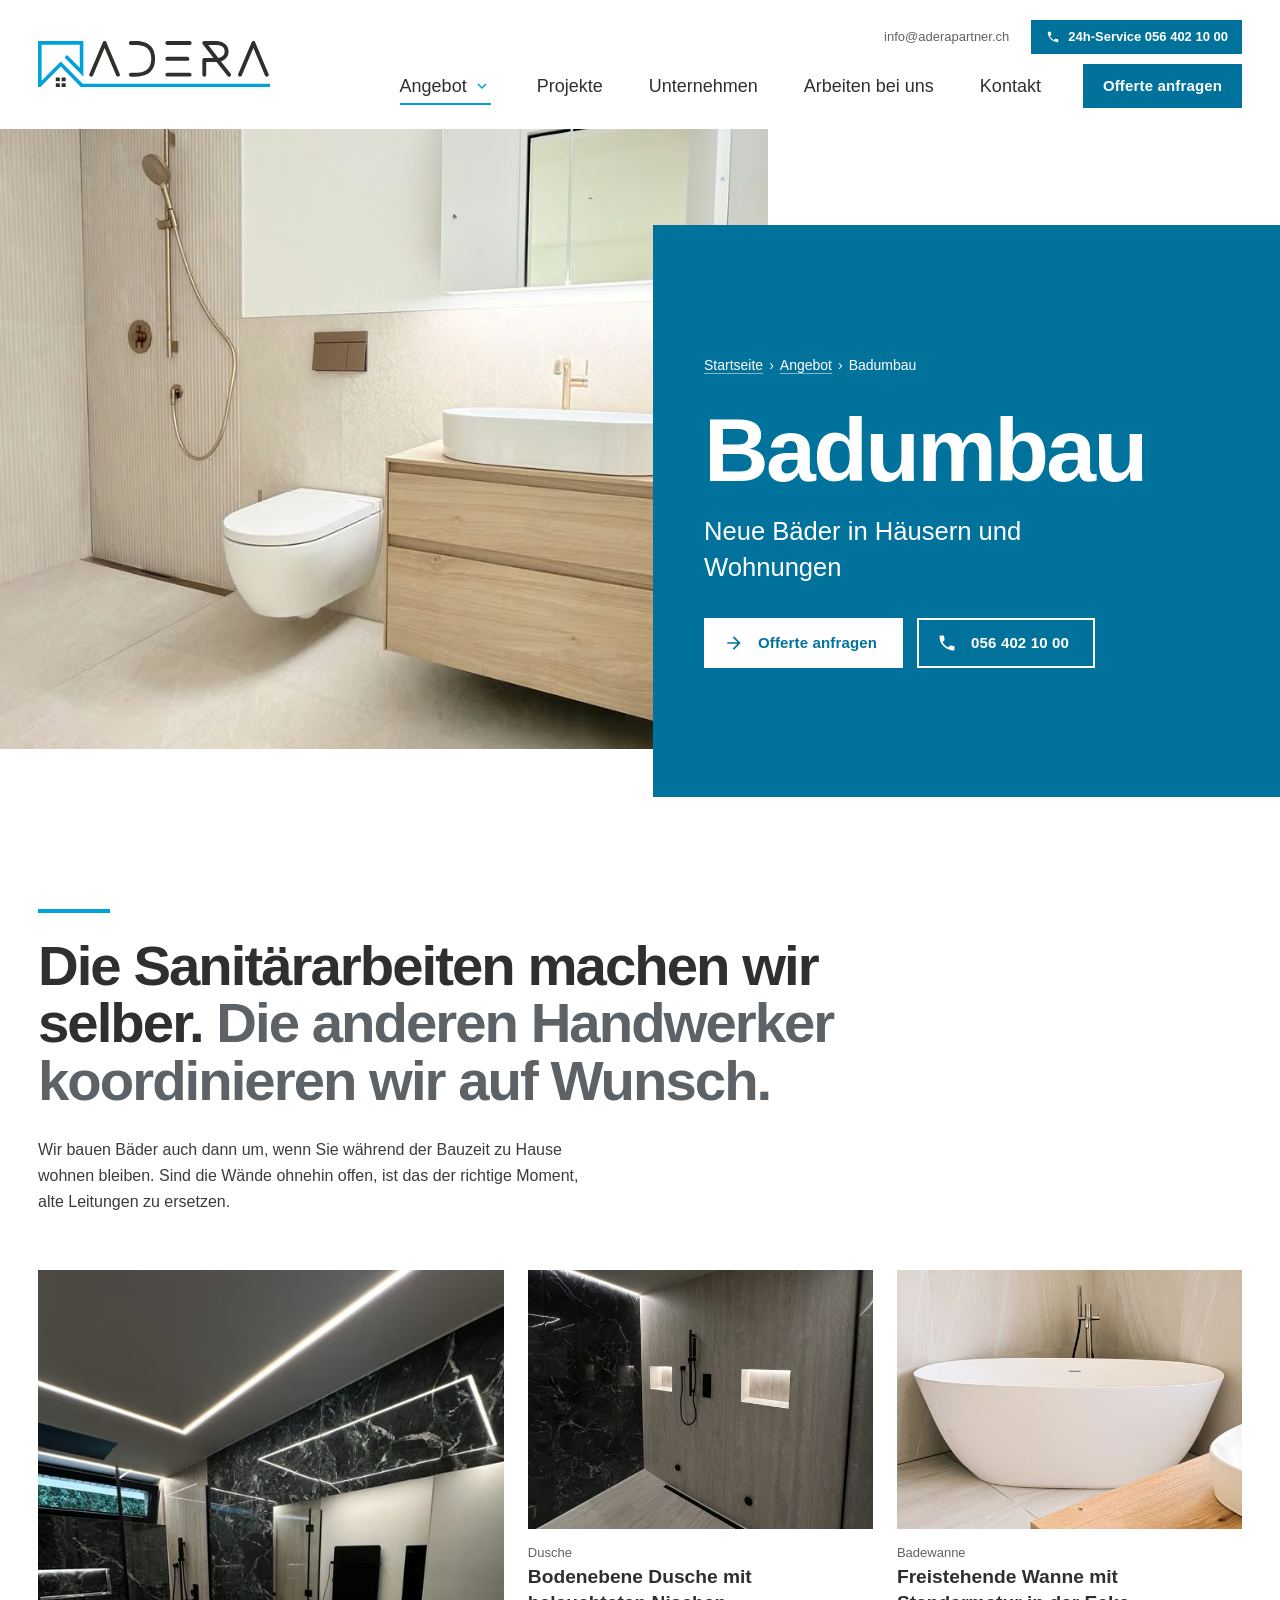
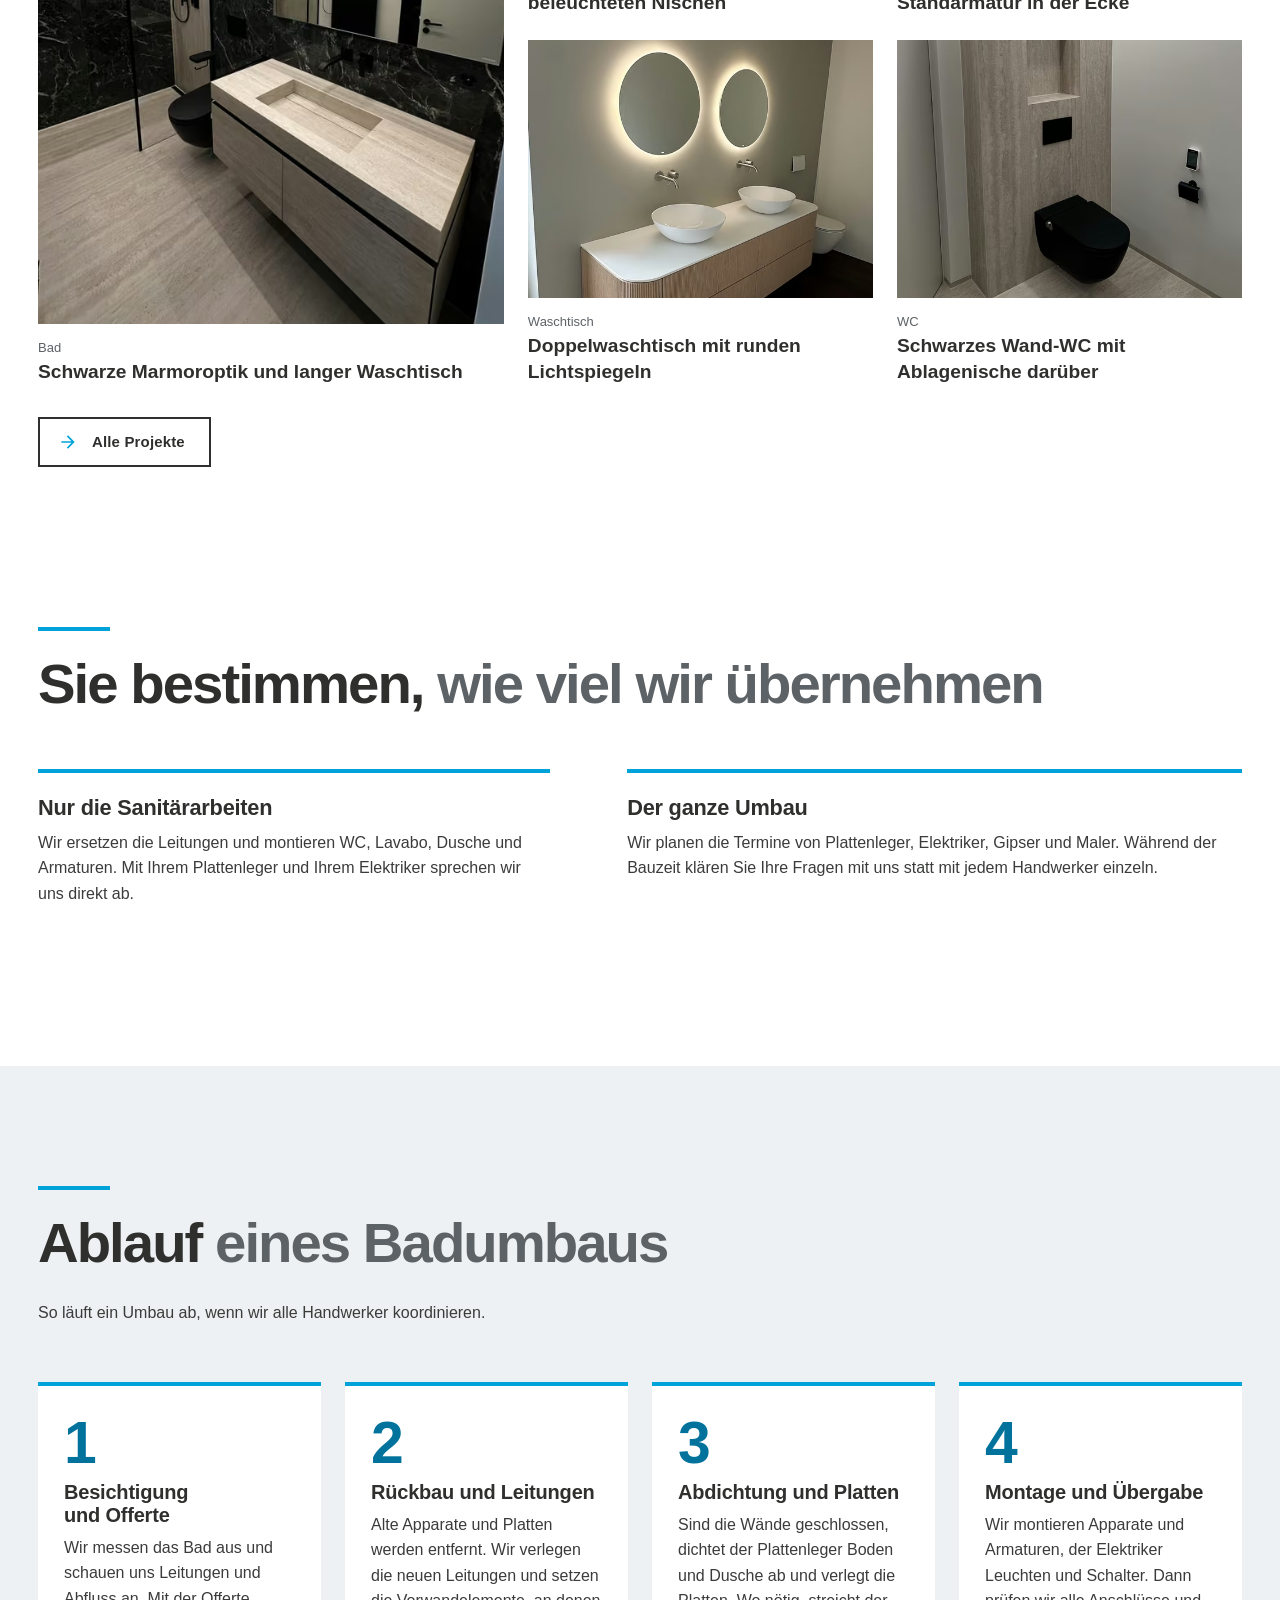
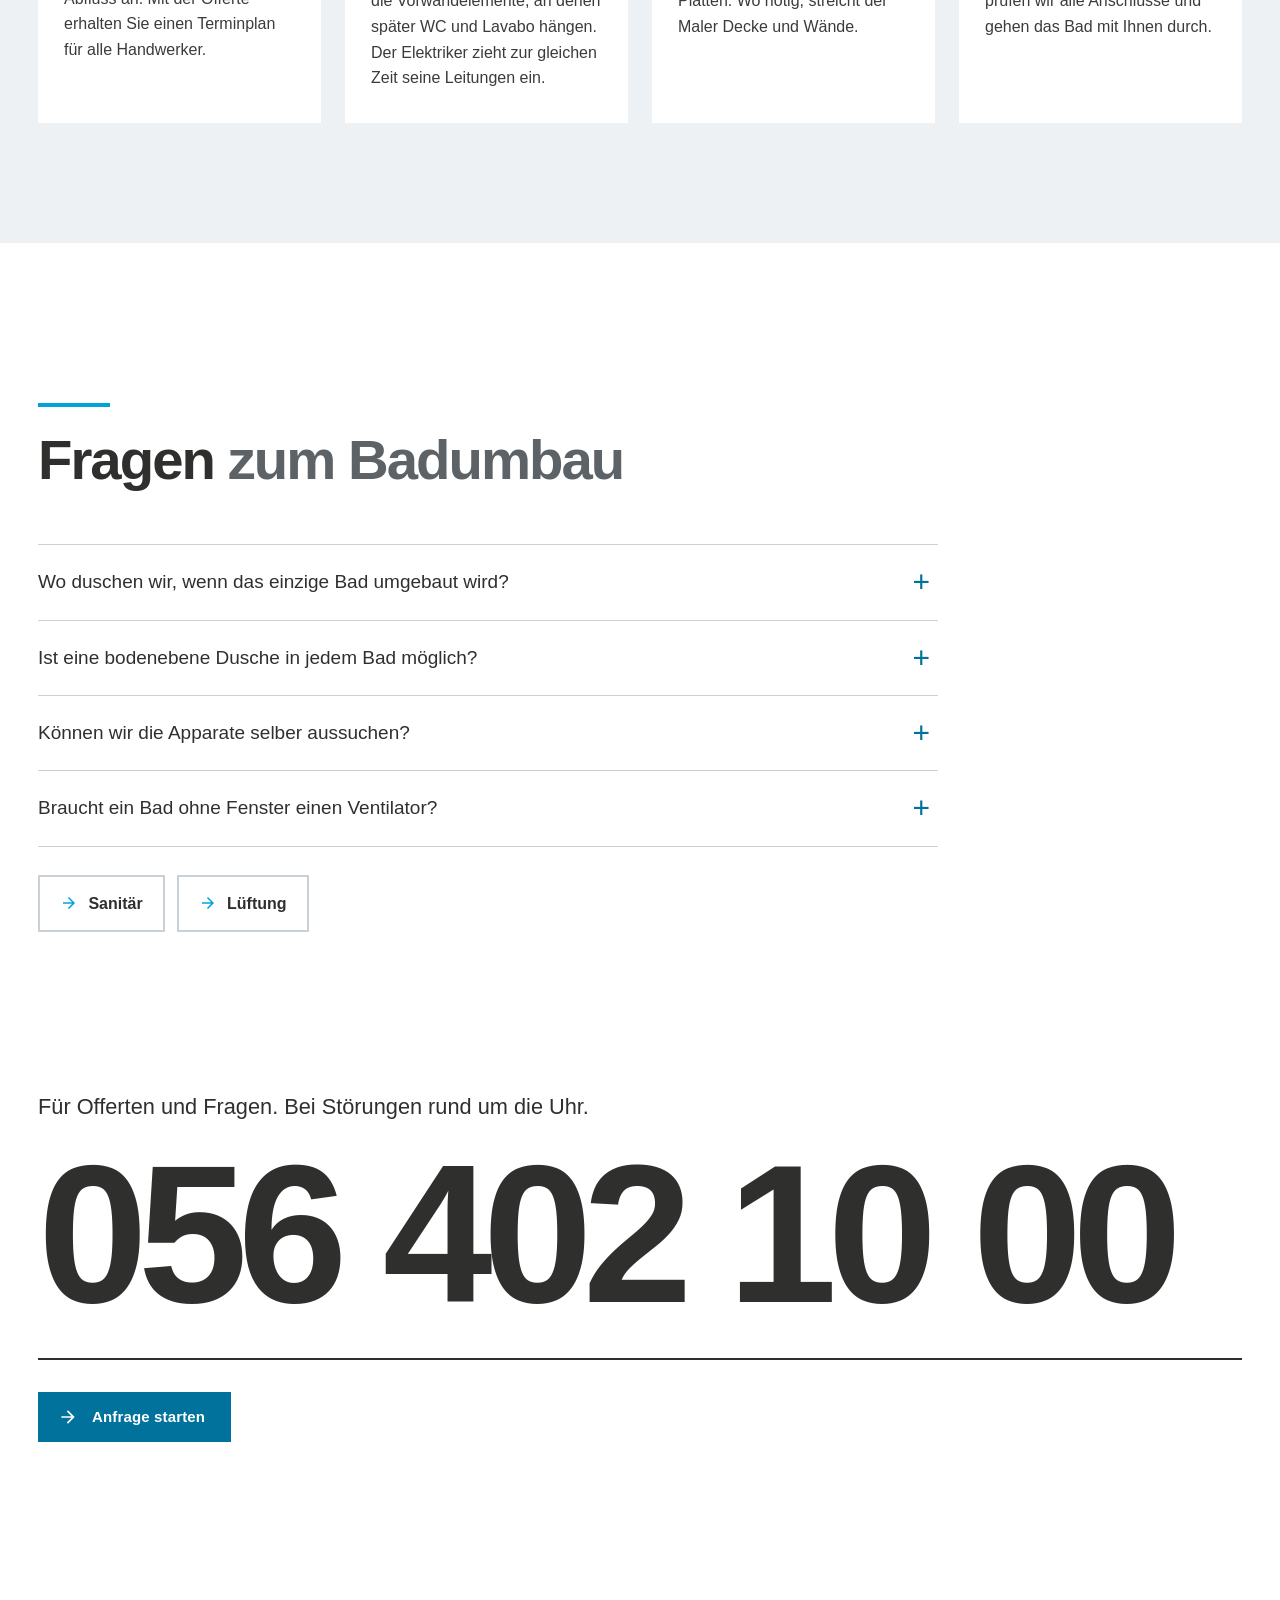
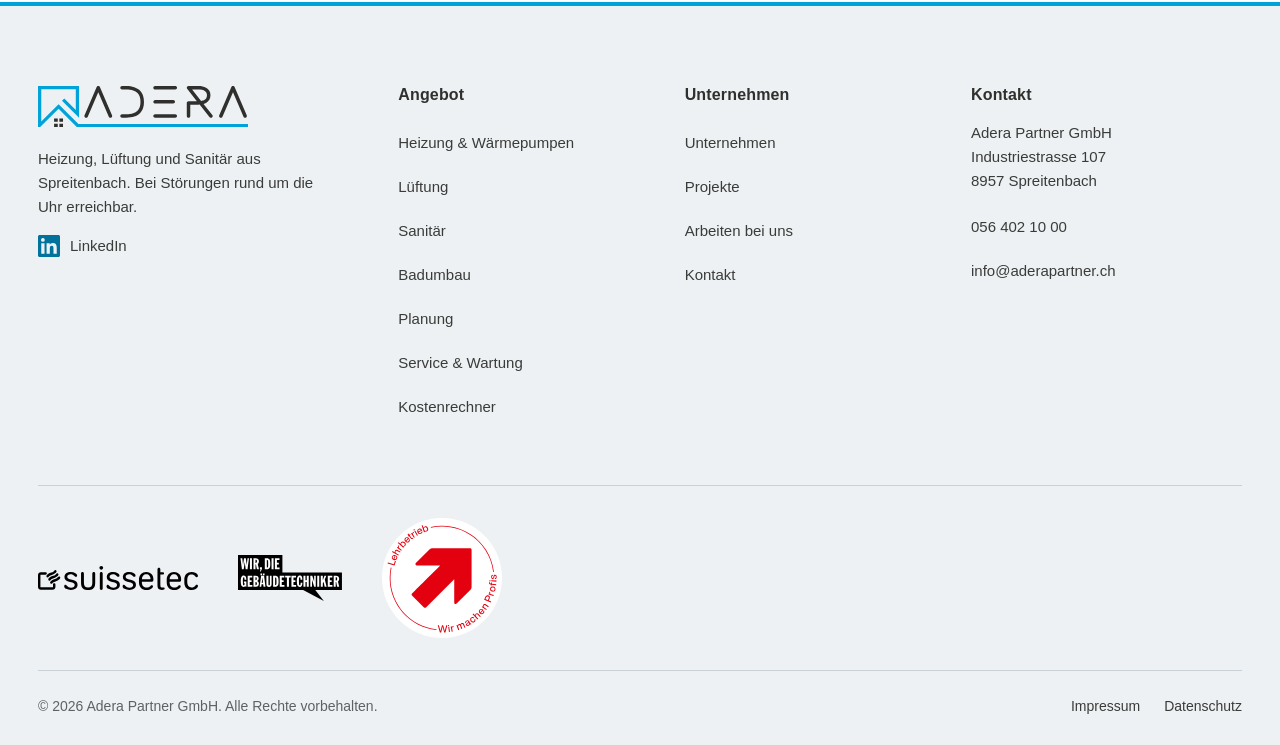
<file: website/badumbau.html>
<!doctype html>
<html lang="de-CH">
<head>
  <meta charset="utf-8">
  <meta name="viewport" content="width=device-width, initial-scale=1">
  <title>Badumbau Spreitenbach &amp; Limmattal | Adera Partner GmbH</title>
  <meta name="description" content="Badumbau in Häusern und Wohnungen im Limmattal. Wir übernehmen die Sanitärarbeiten und koordinieren auf Wunsch die weiteren Handwerker.">
  <link rel="canonical" href="https://www.aderapartner.ch/badumbau.html">
  <meta property="og:type" content="website">
  <meta property="og:title" content="Badumbau Spreitenbach &amp; Limmattal | Adera Partner GmbH">
  <meta property="og:description" content="Badumbau im Limmattal. Sanitärarbeiten und auf Wunsch die Koordination aller Handwerker.">
  <meta property="og:image" content="https://www.aderapartner.ch/assets/img/og/og-badumbau.jpg">
  <meta property="og:url" content="https://www.aderapartner.ch/badumbau.html">
  <meta property="og:site_name" content="Adera Partner GmbH">
  <meta property="og:locale" content="de_CH">
  <meta property="og:image:width" content="1200">
  <meta property="og:image:height" content="630">
  <meta name="twitter:card" content="summary_large_image">
  <link rel="icon" href="assets/img/favicon.png">
  <link rel="apple-touch-icon" href="assets/img/favicon.png">
  <link rel="stylesheet" href="assets/css/style.css?v=20261127a">
  <!-- JSON-LD: automatisch erzeugt mit werkzeuge/jsonld-einfuegen.py -->
  <script type="application/ld+json">
{
  "@context": "https://schema.org",
  "@graph": [
    {
      "@type": [
        "HVACBusiness",
        "Plumber"
      ],
      "@id": "https://www.aderapartner.ch/#organization",
      "name": "Adera Partner GmbH",
      "legalName": "Adera Partner GmbH",
      "url": "https://www.aderapartner.ch/",
      "logo": {
        "@type": "ImageObject",
        "url": "https://www.aderapartner.ch/assets/img/logo-adera-partner.svg"
      },
      "image": [
        "https://www.aderapartner.ch/assets/img/og/og-index.jpg",
        "https://www.aderapartner.ch/assets/img/service-technik.jpg",
        "https://www.aderapartner.ch/assets/img/heizraum.jpg"
      ],
      "description": "Haustechnik-Betrieb aus Spreitenbach: Heizung, Wärmepumpen, Lüftung, Sanitär, Badumbau, Planung und 24h-Service im Limmattal.",
      "telephone": "+41 56 402 10 00",
      "email": "info@aderapartner.ch",
      "address": {
        "@type": "PostalAddress",
        "streetAddress": "Industriestrasse 107",
        "postalCode": "8957",
        "addressLocality": "Spreitenbach",
        "addressRegion": "AG",
        "addressCountry": "CH"
      },
      "hasMap": "https://www.google.com/maps/search/?api=1&query=Industriestrasse+107%2C+8957+Spreitenbach",
      "areaServed": [
        {
          "@type": "City",
          "name": "Spreitenbach"
        },
        {
          "@type": "Place",
          "name": "Limmattal"
        }
      ],
      "foundingDate": "2022-01",
      "founder": [
        {
          "@type": "Person",
          "name": "Erolind Zhaku"
        },
        {
          "@type": "Person",
          "name": "Tosum Zhaku"
        }
      ],
      "vatID": "CHE-190.687.776 MWST",
      "identifier": {
        "@type": "PropertyValue",
        "propertyID": "UID",
        "value": "CHE-190.687.776"
      },
      "memberOf": {
        "@type": "Organization",
        "name": "suissetec",
        "url": "https://suissetec.ch/"
      },
      "knowsAbout": [
        "Heizung",
        "Wärmepumpen",
        "Heizungsersatz",
        "Lüftung",
        "Komfortlüftung",
        "Sanitär",
        "Badumbau",
        "Haustechnik-Planung",
        "Boiler"
      ],
      "contactPoint": [
        {
          "@type": "ContactPoint",
          "contactType": "customer service",
          "telephone": "+41 56 402 10 00",
          "email": "info@aderapartner.ch",
          "availableLanguage": "de",
          "areaServed": "CH"
        },
        {
          "@type": "ContactPoint",
          "contactType": "emergency",
          "name": "24h-Service bei Störungen",
          "telephone": "+41 56 402 10 00",
          "availableLanguage": "de",
          "areaServed": "CH",
          "hoursAvailable": {
            "@type": "OpeningHoursSpecification",
            "dayOfWeek": [
              "https://schema.org/Monday",
              "https://schema.org/Tuesday",
              "https://schema.org/Wednesday",
              "https://schema.org/Thursday",
              "https://schema.org/Friday",
              "https://schema.org/Saturday",
              "https://schema.org/Sunday"
            ],
            "opens": "00:00",
            "closes": "23:59"
          }
        }
      ],
      "hasOfferCatalog": {
        "@type": "OfferCatalog",
        "name": "Angebot der Adera Partner GmbH",
        "itemListElement": [
          {
            "@type": "Offer",
            "itemOffered": {
              "@type": "Service",
              "@id": "https://www.aderapartner.ch/heizung.html#service",
              "name": "Heizung und Wärmepumpen",
              "url": "https://www.aderapartner.ch/heizung.html"
            }
          },
          {
            "@type": "Offer",
            "itemOffered": {
              "@type": "Service",
              "@id": "https://www.aderapartner.ch/lueftung.html#service",
              "name": "Lüftung",
              "url": "https://www.aderapartner.ch/lueftung.html"
            }
          },
          {
            "@type": "Offer",
            "itemOffered": {
              "@type": "Service",
              "@id": "https://www.aderapartner.ch/sanitaer.html#service",
              "name": "Sanitär",
              "url": "https://www.aderapartner.ch/sanitaer.html"
            }
          },
          {
            "@type": "Offer",
            "itemOffered": {
              "@type": "Service",
              "@id": "https://www.aderapartner.ch/badumbau.html#service",
              "name": "Badumbau",
              "url": "https://www.aderapartner.ch/badumbau.html"
            }
          },
          {
            "@type": "Offer",
            "itemOffered": {
              "@type": "Service",
              "@id": "https://www.aderapartner.ch/planung.html#service",
              "name": "Planung Heizung, Lüftung, Sanitär",
              "url": "https://www.aderapartner.ch/planung.html"
            }
          },
          {
            "@type": "Offer",
            "itemOffered": {
              "@type": "Service",
              "@id": "https://www.aderapartner.ch/service.html#service",
              "name": "Service und Wartung",
              "url": "https://www.aderapartner.ch/service.html"
            }
          }
        ]
      },
      "sameAs": [
        "https://www.linkedin.com/company/adera-partner-gmbh/"
      ]
    },
    {
      "@type": "WebSite",
      "@id": "https://www.aderapartner.ch/#website",
      "url": "https://www.aderapartner.ch/",
      "name": "Adera Partner GmbH",
      "inLanguage": "de-CH",
      "publisher": {
        "@id": "https://www.aderapartner.ch/#organization"
      }
    },
    {
      "@type": "WebPage",
      "@id": "https://www.aderapartner.ch/badumbau.html#webpage",
      "url": "https://www.aderapartner.ch/badumbau.html",
      "name": "Badumbau Spreitenbach & Limmattal | Adera Partner GmbH",
      "description": "Badumbau in Häusern und Wohnungen im Limmattal. Wir übernehmen die Sanitärarbeiten und koordinieren auf Wunsch die weiteren Handwerker.",
      "inLanguage": "de-CH",
      "isPartOf": {
        "@id": "https://www.aderapartner.ch/#website"
      },
      "about": {
        "@id": "https://www.aderapartner.ch/#organization"
      },
      "primaryImageOfPage": {
        "@type": "ImageObject",
        "url": "https://www.aderapartner.ch/assets/img/bad-hell-dusche.jpg"
      },
      "breadcrumb": {
        "@id": "https://www.aderapartner.ch/badumbau.html#breadcrumb"
      },
      "mainEntity": {
        "@id": "https://www.aderapartner.ch/badumbau.html#service"
      }
    },
    {
      "@type": "BreadcrumbList",
      "@id": "https://www.aderapartner.ch/badumbau.html#breadcrumb",
      "itemListElement": [
        {
          "@type": "ListItem",
          "position": 1,
          "name": "Startseite",
          "item": "https://www.aderapartner.ch/"
        },
        {
          "@type": "ListItem",
          "position": 2,
          "name": "Angebot",
          "item": "https://www.aderapartner.ch/#angebot"
        },
        {
          "@type": "ListItem",
          "position": 3,
          "name": "Badumbau",
          "item": "https://www.aderapartner.ch/badumbau.html"
        }
      ]
    },
    {
      "@type": "Service",
      "@id": "https://www.aderapartner.ch/badumbau.html#service",
      "name": "Badumbau",
      "serviceType": "Badumbau",
      "description": "Badumbau in Häusern und Wohnungen im Limmattal. Wir übernehmen die Sanitärarbeiten und koordinieren auf Wunsch die weiteren Handwerker.",
      "url": "https://www.aderapartner.ch/badumbau.html",
      "provider": {
        "@id": "https://www.aderapartner.ch/#organization"
      },
      "areaServed": [
        {
          "@type": "City",
          "name": "Spreitenbach"
        },
        {
          "@type": "Place",
          "name": "Limmattal"
        }
      ],
      "image": "https://www.aderapartner.ch/assets/img/bad-hell-dusche.jpg"
    }
  ]
}
  </script>
  <script type="application/ld+json">
{
  "@context": "https://schema.org",
  "@type": "FAQPage",
  "@id": "https://www.aderapartner.ch/badumbau.html#faq",
  "isPartOf": {
    "@id": "https://www.aderapartner.ch/badumbau.html#webpage"
  },
  "mainEntity": [
    {
      "@type": "Question",
      "name": "Wo duschen wir, wenn das einzige Bad umgebaut wird?",
      "acceptedAnswer": {
        "@type": "Answer",
        "text": "Solange gebaut wird, ist das Bad nicht benutzbar. Am einfachsten ist es, wenn es im Haus eine zweite Dusche oder wenigstens ein Gäste-WC gibt. Fehlt beides, besprechen wir vor Beginn mit Ihnen, wie Sie diese Zeit überbrücken, etwa mit einem provisorischen WC. Wann das Bad ausser Betrieb ist, steht im Terminplan."
      }
    },
    {
      "@type": "Question",
      "name": "Ist eine bodenebene Dusche in jedem Bad möglich?",
      "acceptedAnswer": {
        "@type": "Answer",
        "text": "Nicht immer. Der Ablauf braucht Gefälle zur Abwasserleitung, und dafür muss der Bodenaufbau hoch genug sein. In älteren Häusern fehlt diese Höhe manchmal. Eine flache Duschrinne oder ein Ablauf in der Wand kann dann die Lösung sein."
      }
    },
    {
      "@type": "Question",
      "name": "Können wir die Apparate selber aussuchen?",
      "acceptedAnswer": {
        "@type": "Answer",
        "text": "Ja. Apparate und Armaturen können Sie zum Beispiel in einer Sanitärausstellung aussuchen. Schicken Sie uns Ihre Auswahl, bevor etwas bestellt wird. Wir prüfen, ob alles zu den Anschlüssen und Massen in Ihrem Bad passt."
      }
    },
    {
      "@type": "Question",
      "name": "Braucht ein Bad ohne Fenster einen Ventilator?",
      "acceptedAnswer": {
        "@type": "Answer",
        "text": "Ja. Ohne Fenster muss die feuchte Luft mechanisch abgeführt werden, sonst kann sich mit der Zeit Schimmel bilden. Hat das Haus keine Komfortlüftung, bauen wir beim Umbau einen Ventilator ein. Mehr dazu unter Lüftung."
      }
    }
  ]
}
  </script>
  <!-- /JSON-LD -->
</head>
<body>
<a class="skip-link" href="#inhalt">Zum Inhalt springen</a>

<!-- ===== HEADER (auf allen Seiten gleich, nur aria-current anpassen) ===== -->
<header class="site-header">
  <div class="container site-header__inner">
    <a class="brand" href="index.html" aria-label="Adera Partner GmbH – zur Startseite">
      <img src="assets/img/logo-adera-partner.svg" alt="Adera Partner GmbH" width="232" height="45">
    </a>
    <div class="site-header__nav">
      <div class="topbar">
        <a href="mailto:info@aderapartner.ch">info@aderapartner.ch</a>
        <a class="hotline" href="tel:+41564021000"><span class="i i-phone" aria-hidden="true"></span>24h-Service 056 402 10 00</a>
      </div>
      <nav class="mainnav" aria-label="Hauptnavigation">
        <ul>
          <li class="has-dropdown is-active">
            <button type="button" aria-expanded="false" aria-controls="dd-angebot">Angebot <span class="i i-down" aria-hidden="true"></span></button>
            <ul class="dropdown" id="dd-angebot">
              <li><a href="heizung.html"><span class="i i-arrow" aria-hidden="true"></span>Heizung &amp; Wärmepumpen</a></li>
              <li><a href="lueftung.html"><span class="i i-arrow" aria-hidden="true"></span>Lüftung</a></li>
              <li><a href="sanitaer.html"><span class="i i-arrow" aria-hidden="true"></span>Sanitär</a></li>
              <li><a href="badumbau.html" aria-current="page"><span class="i i-arrow" aria-hidden="true"></span>Badumbau</a></li>
              <li><a href="planung.html"><span class="i i-arrow" aria-hidden="true"></span>Planung</a></li>
              <li><a href="service.html"><span class="i i-arrow" aria-hidden="true"></span>Service &amp; Wartung</a></li>
              <li><a href="kostenrechner.html"><span class="i i-arrow" aria-hidden="true"></span>Kostenrechner</a></li>
            </ul>
          </li>
          <li><a href="projekte.html">Projekte</a></li>
          <li><a href="unternehmen.html">Unternehmen</a></li>
          <li><a href="jobs.html">Arbeiten bei uns</a></li>
          <li><a href="kontakt.html">Kontakt</a></li>
          <li class="nav-cta"><a class="btn btn--solid btn--sm" href="kontakt.html#formular">Offerte anfragen</a></li>
        </ul>
      </nav>
    </div>
    <div class="header-actions">
      <a class="header-call" href="tel:+41564021000" aria-label="Anrufen: 056 402 10 00"><span class="i i-phone" aria-hidden="true"></span></a>
      <button class="burger" type="button" aria-label="Menü öffnen" aria-expanded="false" aria-controls="mobilenav"><span></span><span></span><span></span></button>
    </div>
  </div>
  <nav class="mobilenav" id="mobilenav" aria-label="Navigation">
    <ul>
      <li>
        <details open>
          <summary>Angebot <span class="i i-down" aria-hidden="true"></span></summary>
          <ul>
            <li><a href="heizung.html">Heizung &amp; Wärmepumpen</a></li>
            <li><a href="lueftung.html">Lüftung</a></li>
            <li><a href="sanitaer.html">Sanitär</a></li>
            <li><a href="badumbau.html" aria-current="page">Badumbau</a></li>
            <li><a href="planung.html">Planung</a></li>
            <li><a href="service.html">Service &amp; Wartung</a></li>
            <li><a href="kostenrechner.html">Kostenrechner</a></li>
          </ul>
        </details>
      </li>
      <li><a href="projekte.html">Projekte</a></li>
      <li><a href="unternehmen.html">Unternehmen</a></li>
      <li><a href="jobs.html">Arbeiten bei uns</a></li>
      <li><a href="kontakt.html">Kontakt</a></li>
    </ul>
    <div class="mobilenav__contact">
      <a class="btn btn--solid" href="tel:+41564021000"><span class="i i-phone" aria-hidden="true"></span>24h-Service 056 402 10 00</a>
      <a class="btn" href="mailto:info@aderapartner.ch"><span class="i i-mail" aria-hidden="true"></span>info@aderapartner.ch</a>
    </div>
  </nav>
</header>
<!-- ===== /HEADER ===== -->

<main id="inhalt">

  <!-- Hero -->
  <section class="hero hero--page" aria-labelledby="hero-title">
    <div class="hero__media">
      <picture><source type="image/avif" srcset="assets/img/bad-hell-dusche-600.avif 600w, assets/img/bad-hell-dusche-900.avif 900w, assets/img/bad-hell-dusche.avif 1126w" sizes="(max-width: 960px) 100vw, 60vw"><img srcset="assets/img/bad-hell-dusche-600.jpg 600w, assets/img/bad-hell-dusche-900.jpg 900w, assets/img/bad-hell-dusche.jpg 1126w" sizes="(max-width: 960px) 100vw, 60vw" src="assets/img/bad-hell-dusche.jpg" alt="Helles Bad mit bodenebener Dusche, Wand-WC und Waschtisch aus Holz" width="1126" height="2000" fetchpriority="high" style="object-position: 50% 55%"></picture>
    </div>
    <div class="hero__panel">
      <nav class="breadcrumb" aria-label="Brotkrümelnavigation">
        <ol>
          <li><a href="index.html">Startseite</a></li>
          <li><a href="index.html#angebot">Angebot</a></li>
          <li><span aria-current="page">Badumbau</span></li>
        </ol>
      </nav>
      <h1 id="hero-title" class="is-short">Badumbau</h1>
      <p class="hero__sub">Neue Bäder in Häusern und Wohnungen</p>
      <div class="btn-stack">
        <a class="btn btn--light" href="kontakt.html?thema=badumbau#formular"><span class="i i-arrow" aria-hidden="true"></span>Offerte anfragen</a>
        <a class="btn btn--light" href="tel:+41564021000"><span class="i i-phone" aria-hidden="true"></span>056&nbsp;402&nbsp;10&nbsp;00</a>
      </div>
    </div>
  </section>

  <!-- Einstieg und Bilder -->
  <section id="bilder" aria-labelledby="einstieg-title">
    <div class="container">
      <div class="section-head">
        <h2 id="einstieg-title">Die Sanitärarbeiten machen wir selber. <span class="soft">Die anderen Handwerker koordinieren wir auf Wunsch.</span></h2>
        <p>Wir bauen Bäder auch dann um, wenn Sie während der Bauzeit zu Hause wohnen bleiben. Sind die Wände ohnehin offen, ist das der richtige Moment, alte Leitungen zu ersetzen.</p>
      </div>
      <div class="showcase">
        <a class="showcase__item" href="projekte.html">
          <div class="showcase__img"><picture><source type="image/avif" srcset="assets/img/bad-marmor-schwarz-600.avif 600w, assets/img/bad-marmor-schwarz-900.avif 900w, assets/img/bad-marmor-schwarz-1200.avif 1200w, assets/img/bad-marmor-schwarz.avif 1500w" sizes="(max-width: 960px) 100vw, 40vw"><img srcset="assets/img/bad-marmor-schwarz-600.jpg 600w, assets/img/bad-marmor-schwarz-900.jpg 900w, assets/img/bad-marmor-schwarz-1200.jpg 1200w, assets/img/bad-marmor-schwarz.jpg 1500w" sizes="(max-width: 960px) 100vw, 40vw" src="assets/img/bad-marmor-schwarz.jpg" alt="Bad mit schwarzen Wandplatten in Marmoroptik, langem Waschtisch und Lichtlinien an der Decke" width="1500" height="2000" loading="lazy" style="object-position: 50% 45%"></picture></div>
          <div class="showcase__cap"><small>Bad</small><strong>Schwarze Marmoroptik und langer Waschtisch</strong></div>
        </a>
        <a class="showcase__item" href="projekte.html">
          <div class="showcase__img"><picture><source type="image/avif" srcset="assets/img/dusche-nischen-600.avif 600w, assets/img/dusche-nischen-900.avif 900w, assets/img/dusche-nischen-1200.avif 1200w, assets/img/dusche-nischen.avif 1500w" sizes="(max-width: 640px) 100vw, (max-width: 960px) 50vw, 30vw"><img srcset="assets/img/dusche-nischen-600.jpg 600w, assets/img/dusche-nischen-900.jpg 900w, assets/img/dusche-nischen-1200.jpg 1200w, assets/img/dusche-nischen.jpg 1500w" sizes="(max-width: 640px) 100vw, (max-width: 960px) 50vw, 30vw" src="assets/img/dusche-nischen.jpg" alt="Bodenebene Dusche mit Duschrinne im Boden und zwei beleuchteten Wandnischen" width="1500" height="2000" loading="lazy" style="object-position: 50% 62%"></picture></div>
          <div class="showcase__cap"><small>Dusche</small><strong>Bodenebene Dusche mit beleuchteten Nischen</strong></div>
        </a>
        <a class="showcase__item" href="projekte.html">
          <div class="showcase__img"><picture><source type="image/avif" srcset="assets/img/wanne-ecke-hell-600.avif 600w, assets/img/wanne-ecke-hell-900.avif 900w, assets/img/wanne-ecke-hell.avif 1125w" sizes="(max-width: 640px) 100vw, (max-width: 960px) 50vw, 30vw"><img srcset="assets/img/wanne-ecke-hell-600.jpg 600w, assets/img/wanne-ecke-hell-900.jpg 900w, assets/img/wanne-ecke-hell.jpg 1125w" sizes="(max-width: 640px) 100vw, (max-width: 960px) 50vw, 30vw" src="assets/img/wanne-ecke-hell.jpg" alt="Freistehende weisse Badewanne in der Ecke mit Standarmatur" width="1125" height="2000" loading="lazy" style="object-position: 50% 68%"></picture></div>
          <div class="showcase__cap"><small>Badewanne</small><strong>Freistehende Wanne mit Standarmatur in der Ecke</strong></div>
        </a>
        <a class="showcase__item" href="projekte.html">
          <div class="showcase__img"><picture><source type="image/avif" srcset="assets/img/doppellavabo-rundspiegel-600.avif 600w, assets/img/doppellavabo-rundspiegel-900.avif 900w, assets/img/doppellavabo-rundspiegel.avif 1125w" sizes="(max-width: 640px) 100vw, (max-width: 960px) 50vw, 30vw"><img srcset="assets/img/doppellavabo-rundspiegel-600.jpg 600w, assets/img/doppellavabo-rundspiegel-900.jpg 900w, assets/img/doppellavabo-rundspiegel.jpg 1125w" sizes="(max-width: 640px) 100vw, (max-width: 960px) 50vw, 30vw" src="assets/img/doppellavabo-rundspiegel.jpg" alt="Doppelwaschtisch mit zwei Aufsatzbecken und runden, hinterleuchteten Spiegeln" width="1125" height="2000" loading="lazy" style="object-position: 50% 45%"></picture></div>
          <div class="showcase__cap"><small>Waschtisch</small><strong>Doppelwaschtisch mit runden Lichtspiegeln</strong></div>
        </a>
        <a class="showcase__item" href="projekte.html">
          <div class="showcase__img"><picture><source type="image/avif" srcset="assets/img/wc-schwarz-nische-600.avif 600w, assets/img/wc-schwarz-nische-900.avif 900w, assets/img/wc-schwarz-nische-1200.avif 1200w, assets/img/wc-schwarz-nische.avif 1545w" sizes="(max-width: 640px) 100vw, (max-width: 960px) 50vw, 30vw"><img srcset="assets/img/wc-schwarz-nische-600.jpg 600w, assets/img/wc-schwarz-nische-900.jpg 900w, assets/img/wc-schwarz-nische-1200.jpg 1200w, assets/img/wc-schwarz-nische.jpg 1545w" sizes="(max-width: 640px) 100vw, (max-width: 960px) 50vw, 30vw" src="assets/img/wc-schwarz-nische.jpg" alt="Schwarzes Wand-WC mit schwarzer Betätigungsplatte und einer Nische in der Wand darüber" width="1545" height="2000" loading="lazy" style="object-position: 50% 88%"></picture></div>
          <div class="showcase__cap"><small>WC</small><strong>Schwarzes Wand-WC mit Ablagenische darüber</strong></div>
        </a>
      </div>
      <p class="showcase-foot"><a class="btn" href="projekte.html"><span class="i i-arrow" aria-hidden="true"></span>Alle Projekte</a></p>
    </div>
  </section>

  <!-- Umfang -->
  <section aria-labelledby="umfang-title">
    <div class="container">
      <div class="section-head">
        <h2 id="umfang-title">Sie bestimmen, <span class="soft">wie viel wir übernehmen</span></h2>
      </div>
      <div class="intro">
        <div class="value">
          <h3>Nur die Sanitärarbeiten</h3>
          <p>Wir ersetzen die Leitungen und montieren WC, Lavabo, Dusche und Armaturen. Mit Ihrem Plattenleger und Ihrem Elektriker sprechen wir uns direkt ab.</p>
        </div>
        <div class="value">
          <h3>Der ganze Umbau</h3>
          <p>Wir planen die Termine von Plattenleger, Elektriker, Gipser und Maler. Während der Bauzeit klären Sie Ihre Fragen mit uns statt mit jedem Handwerker einzeln.</p>
        </div>
      </div>
    </div>
  </section>

  <!-- Ablauf -->
  <section class="section section--grey" aria-labelledby="ablauf-title">
    <div class="container">
      <div class="section-head">
        <h2 id="ablauf-title">Ablauf <span class="soft">eines Badumbaus</span></h2>
        <p>So läuft ein Umbau ab, wenn wir alle Handwerker koordinieren.</p>
      </div>
      <ol class="steps">
        <li>
          <h3>Besichtigung und Offerte</h3>
          <p>Wir messen das Bad aus und schauen uns Leitungen und Abfluss an. Mit der Offerte erhalten Sie einen Terminplan für alle Handwerker.</p>
        </li>
        <li>
          <h3>Rückbau und Leitungen</h3>
          <p>Alte Apparate und Platten werden entfernt. Wir verlegen die neuen Leitungen und setzen die Vorwandelemente, an denen später WC und Lavabo hängen. Der Elektriker zieht zur gleichen Zeit seine Leitungen ein.</p>
        </li>
        <li>
          <h3>Abdichtung und Platten</h3>
          <p>Sind die Wände geschlossen, dichtet der Plattenleger Boden und Dusche ab und verlegt die Platten. Wo nötig, streicht der Maler Decke und Wände.</p>
        </li>
        <li>
          <h3>Montage und Übergabe</h3>
          <p>Wir montieren Apparate und Armaturen, der Elektriker Leuchten und Schalter. Dann prüfen wir alle Anschlüsse und gehen das Bad mit Ihnen durch.</p>
        </li>
      </ol>
    </div>
  </section>

  <!-- Fragen -->
  <section aria-labelledby="faq-title">
    <div class="container">
      <div class="section-head">
        <h2 id="faq-title">Fragen <span class="soft">zum Badumbau</span></h2>
      </div>
      <div class="faq">
        <details>
          <summary>Wo duschen wir, wenn das einzige Bad umgebaut wird?</summary>
          <div><p>Solange gebaut wird, ist das Bad nicht benutzbar. Am einfachsten ist es, wenn es im Haus eine zweite Dusche oder wenigstens ein Gäste-WC gibt. Fehlt beides, besprechen wir vor Beginn mit Ihnen, wie Sie diese Zeit überbrücken, etwa mit einem provisorischen WC. Wann das Bad ausser Betrieb ist, steht im Terminplan.</p></div>
        </details>
        <details>
          <summary>Ist eine bodenebene Dusche in jedem Bad möglich?</summary>
          <div><p>Nicht immer. Der Ablauf braucht Gefälle zur Abwasserleitung, und dafür muss der Bodenaufbau hoch genug sein. In älteren Häusern fehlt diese Höhe manchmal. Eine flache Duschrinne oder ein Ablauf in der Wand kann dann die Lösung sein.</p></div>
        </details>
        <details>
          <summary>Können wir die Apparate selber aussuchen?</summary>
          <div><p>Ja. Apparate und Armaturen können Sie zum Beispiel in einer Sanitärausstellung aussuchen. Schicken Sie uns Ihre Auswahl, bevor etwas bestellt wird. Wir prüfen, ob alles zu den Anschlüssen und Massen in Ihrem Bad passt.</p></div>
        </details>
        <details>
          <summary>Braucht ein Bad ohne Fenster einen Ventilator?</summary>
          <div><p>Ja. Ohne Fenster muss die feuchte Luft mechanisch abgeführt werden, sonst kann sich mit der Zeit Schimmel bilden. Hat das Haus keine Komfortlüftung, bauen wir beim Umbau einen Ventilator ein. Mehr dazu unter <a href="lueftung.html">Lüftung</a>.</p></div>
        </details>
      </div>
      <nav aria-label="Weitere Angebote">
        <ul class="more-links btn-row">
          <li><a href="sanitaer.html"><span class="i i-arrow" aria-hidden="true"></span>Sanitär</a></li>
          <li><a href="lueftung.html"><span class="i i-arrow" aria-hidden="true"></span>Lüftung</a></li>
        </ul>
      </nav>
    </div>
  </section>

</main>

<!-- ===== FOOTER (auf allen Seiten gleich) ===== -->
<footer class="site-footer">
  <div class="container">
    <div class="site-footer__grid">
      <div class="footer-brand">
        <img src="assets/img/logo-adera-partner.svg" alt="Adera Partner GmbH" width="210" height="41" loading="lazy">
        <p>Heizung, Lüftung und Sanitär aus Spreitenbach. Bei Störungen rund um die Uhr erreichbar.</p>
        <a class="social" href="https://www.linkedin.com/company/adera-partner-gmbh/" target="_blank" rel="noopener"><span class="i i-linkedin" aria-hidden="true"></span>LinkedIn</a>
      </div>
      <div>
        <h3>Angebot</h3>
        <ul>
          <li><a href="heizung.html">Heizung &amp; Wärmepumpen</a></li>
          <li><a href="lueftung.html">Lüftung</a></li>
          <li><a href="sanitaer.html">Sanitär</a></li>
          <li><a href="badumbau.html">Badumbau</a></li>
          <li><a href="planung.html">Planung</a></li>
          <li><a href="service.html">Service &amp; Wartung</a></li>
          <li><a href="kostenrechner.html">Kostenrechner</a></li>
        </ul>
      </div>
      <div>
        <h3>Unternehmen</h3>
        <ul>
          <li><a href="unternehmen.html">Unternehmen</a></li>
          <li><a href="projekte.html">Projekte</a></li>
          <li><a href="jobs.html">Arbeiten bei uns</a></li>
          <li><a href="kontakt.html">Kontakt</a></li>
        </ul>
      </div>
      <div>
        <h3>Kontakt</h3>
        <address>Adera Partner GmbH<br>Industriestrasse 107<br>8957 Spreitenbach</address>
        <ul>
          <li><a href="tel:+41564021000">056 402 10 00</a></li>
          <li><a href="mailto:info@aderapartner.ch">info@aderapartner.ch</a></li>
        </ul>
      </div>
    </div>
    <div class="memberships">
      <a class="member-logo" href="https://suissetec.ch/de/home.html" target="_blank" rel="noopener"><img src="assets/img/logo-suissetec.svg" alt="Mitglied bei suissetec" width="160" height="24" loading="lazy"></a>
      <a class="member-logo" href="https://wir-die-gebaeudetechniker.ch/" target="_blank" rel="noopener"><img src="assets/img/logo-wdg.svg" alt="Wir, die Gebäudetechniker" width="99" height="44" loading="lazy"></a>
      <img class="vignette" src="assets/img/vignette-lehrbetrieb.svg" alt="Lehrbetrieb – Wir machen Profis" width="120" height="120" loading="lazy">
    </div>
    <div class="site-footer__bottom">
      <span>© <span data-year>2026</span> Adera Partner GmbH. Alle Rechte vorbehalten.</span>
      <ul>
        <li><a href="impressum.html">Impressum</a></li>
        <li><a href="datenschutz.html">Datenschutz</a></li>
      </ul>
    </div>
  </div>
</footer>
<!-- ===== /FOOTER ===== -->

<script src="assets/js/main.js?v=20261127a" defer></script>
</body>
</html>
</file>
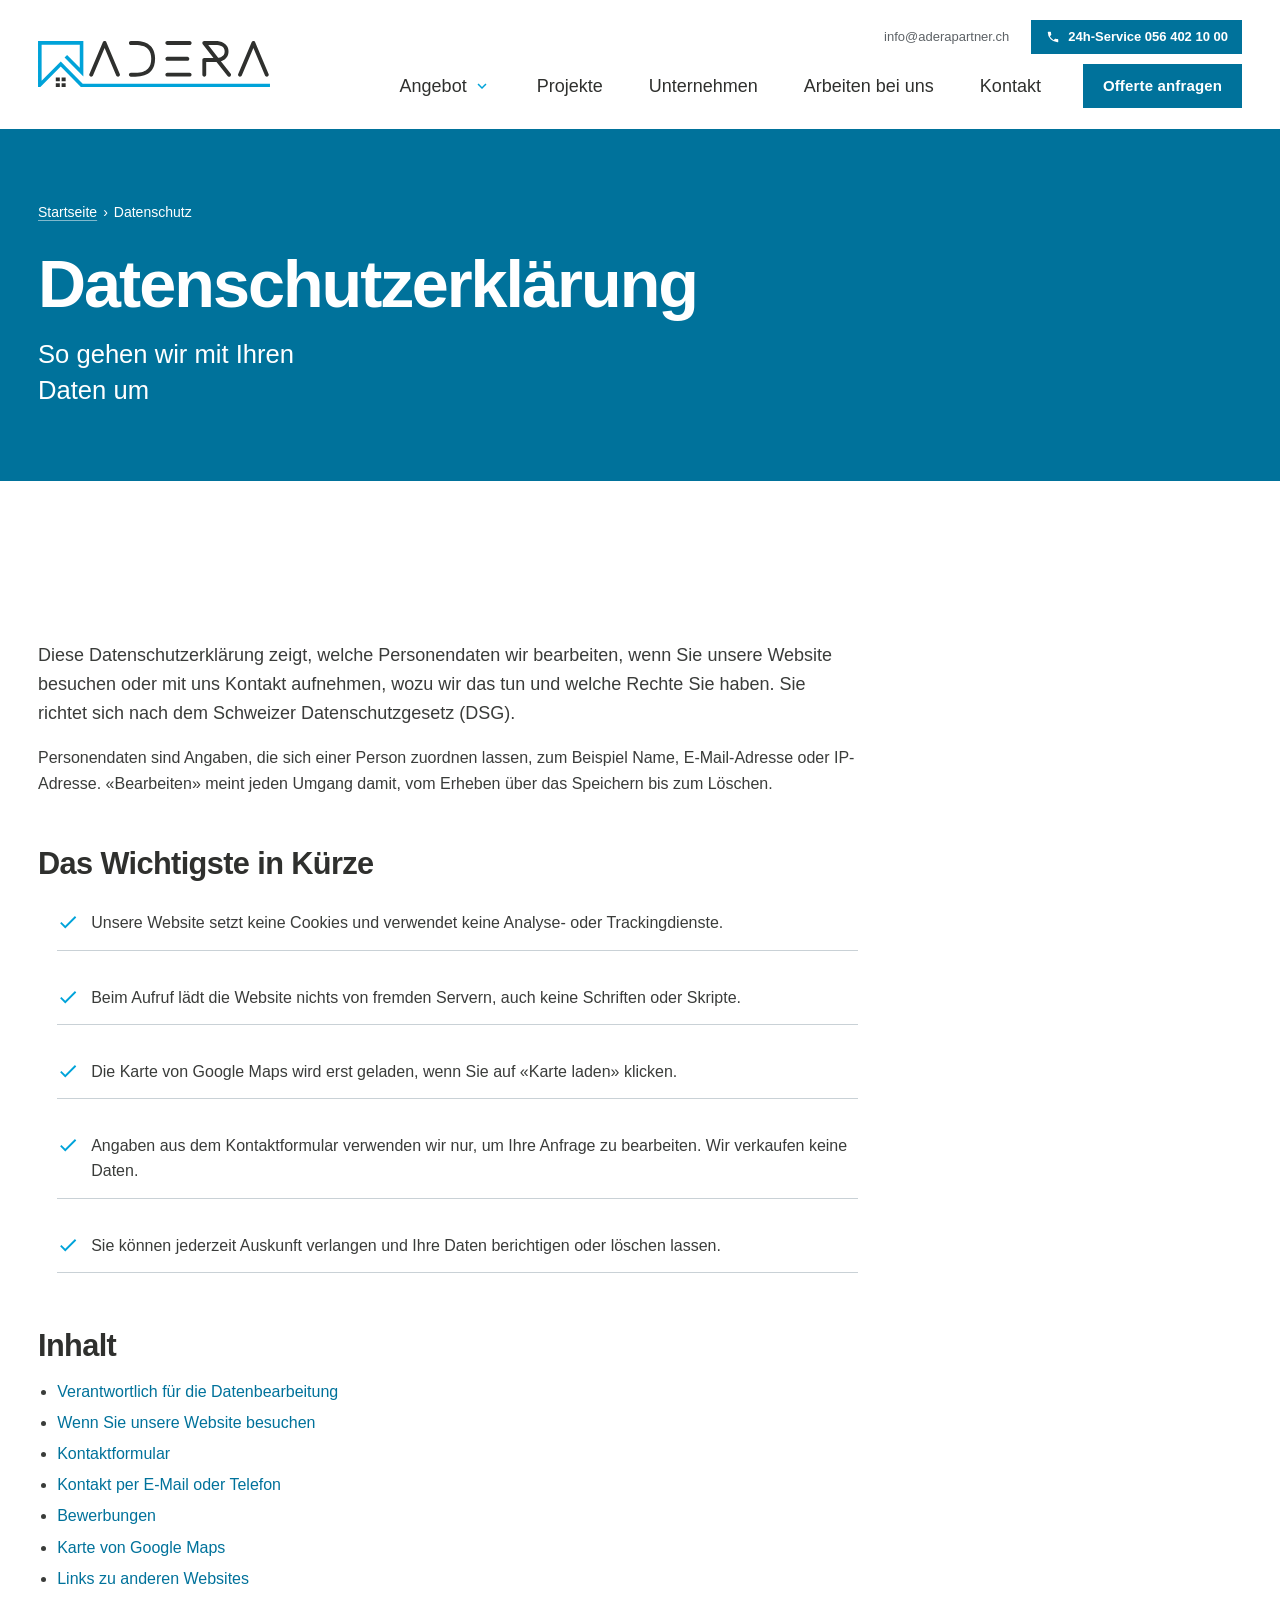
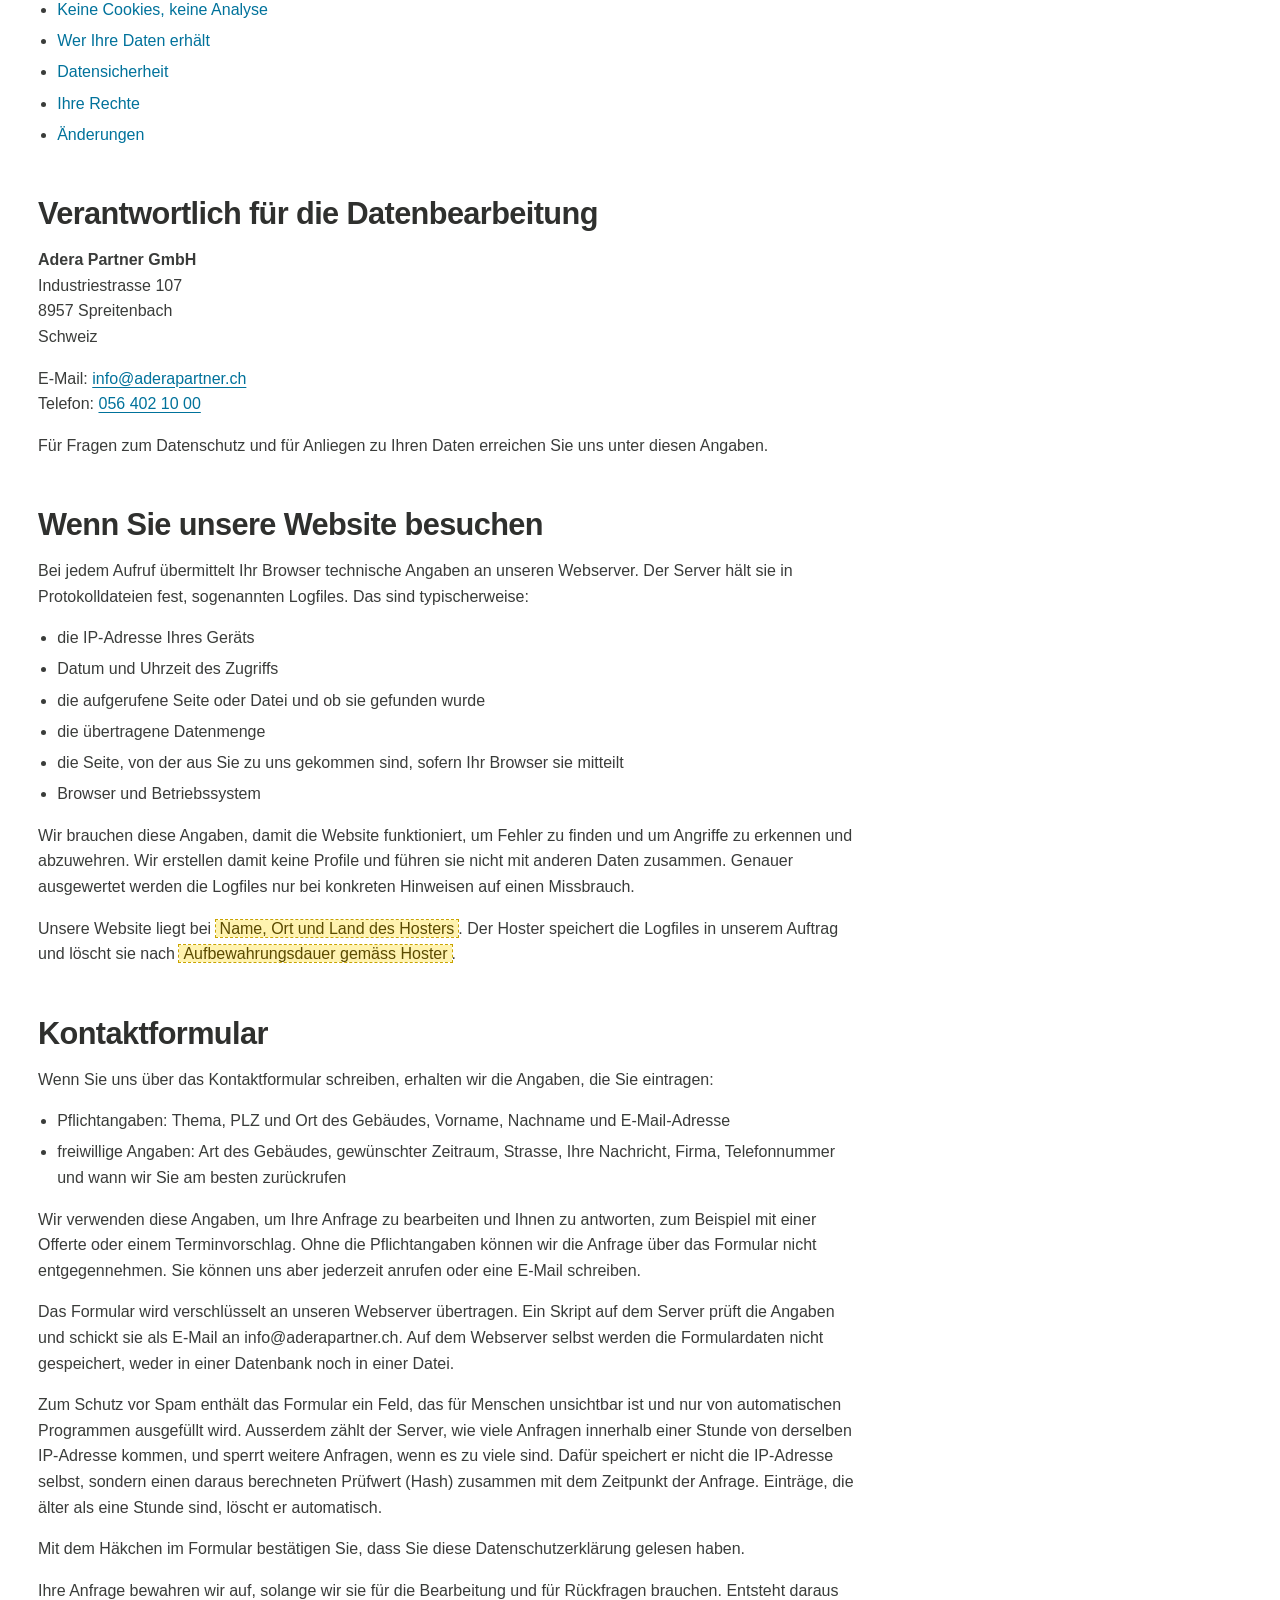
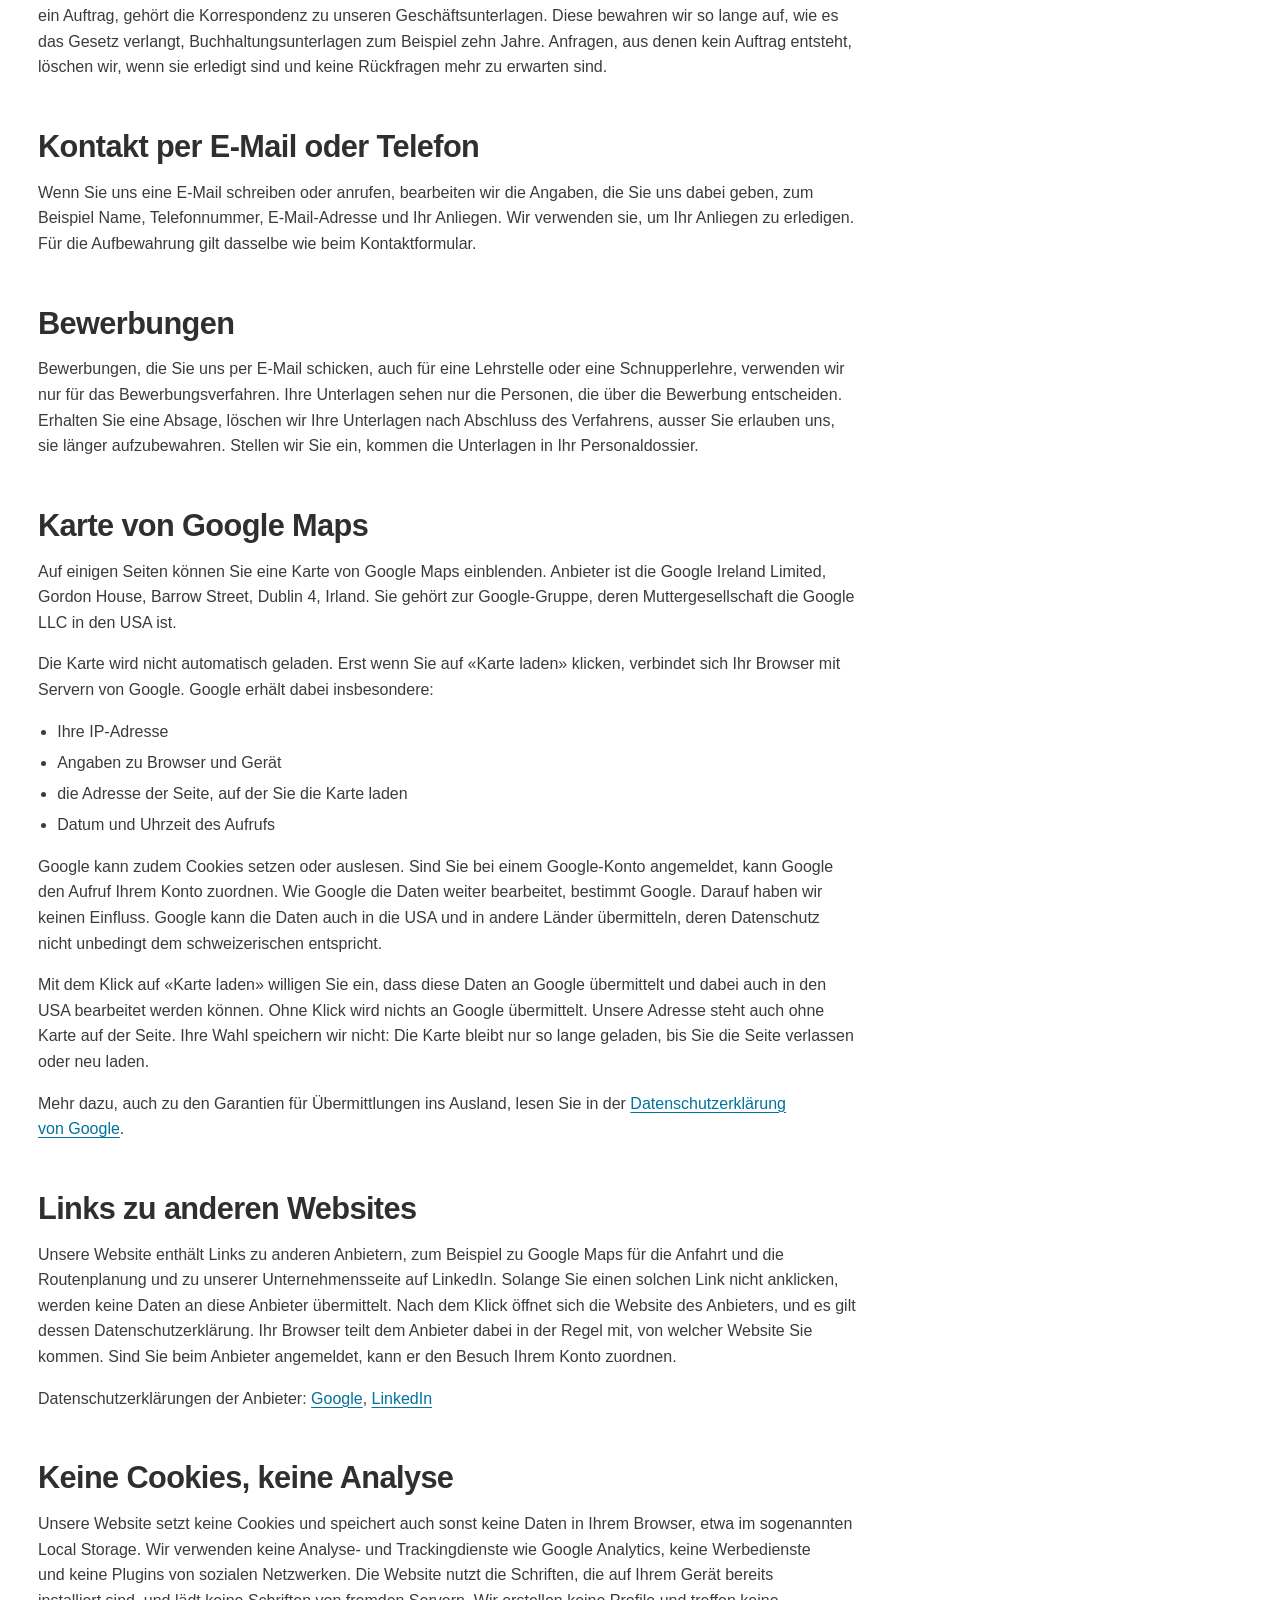
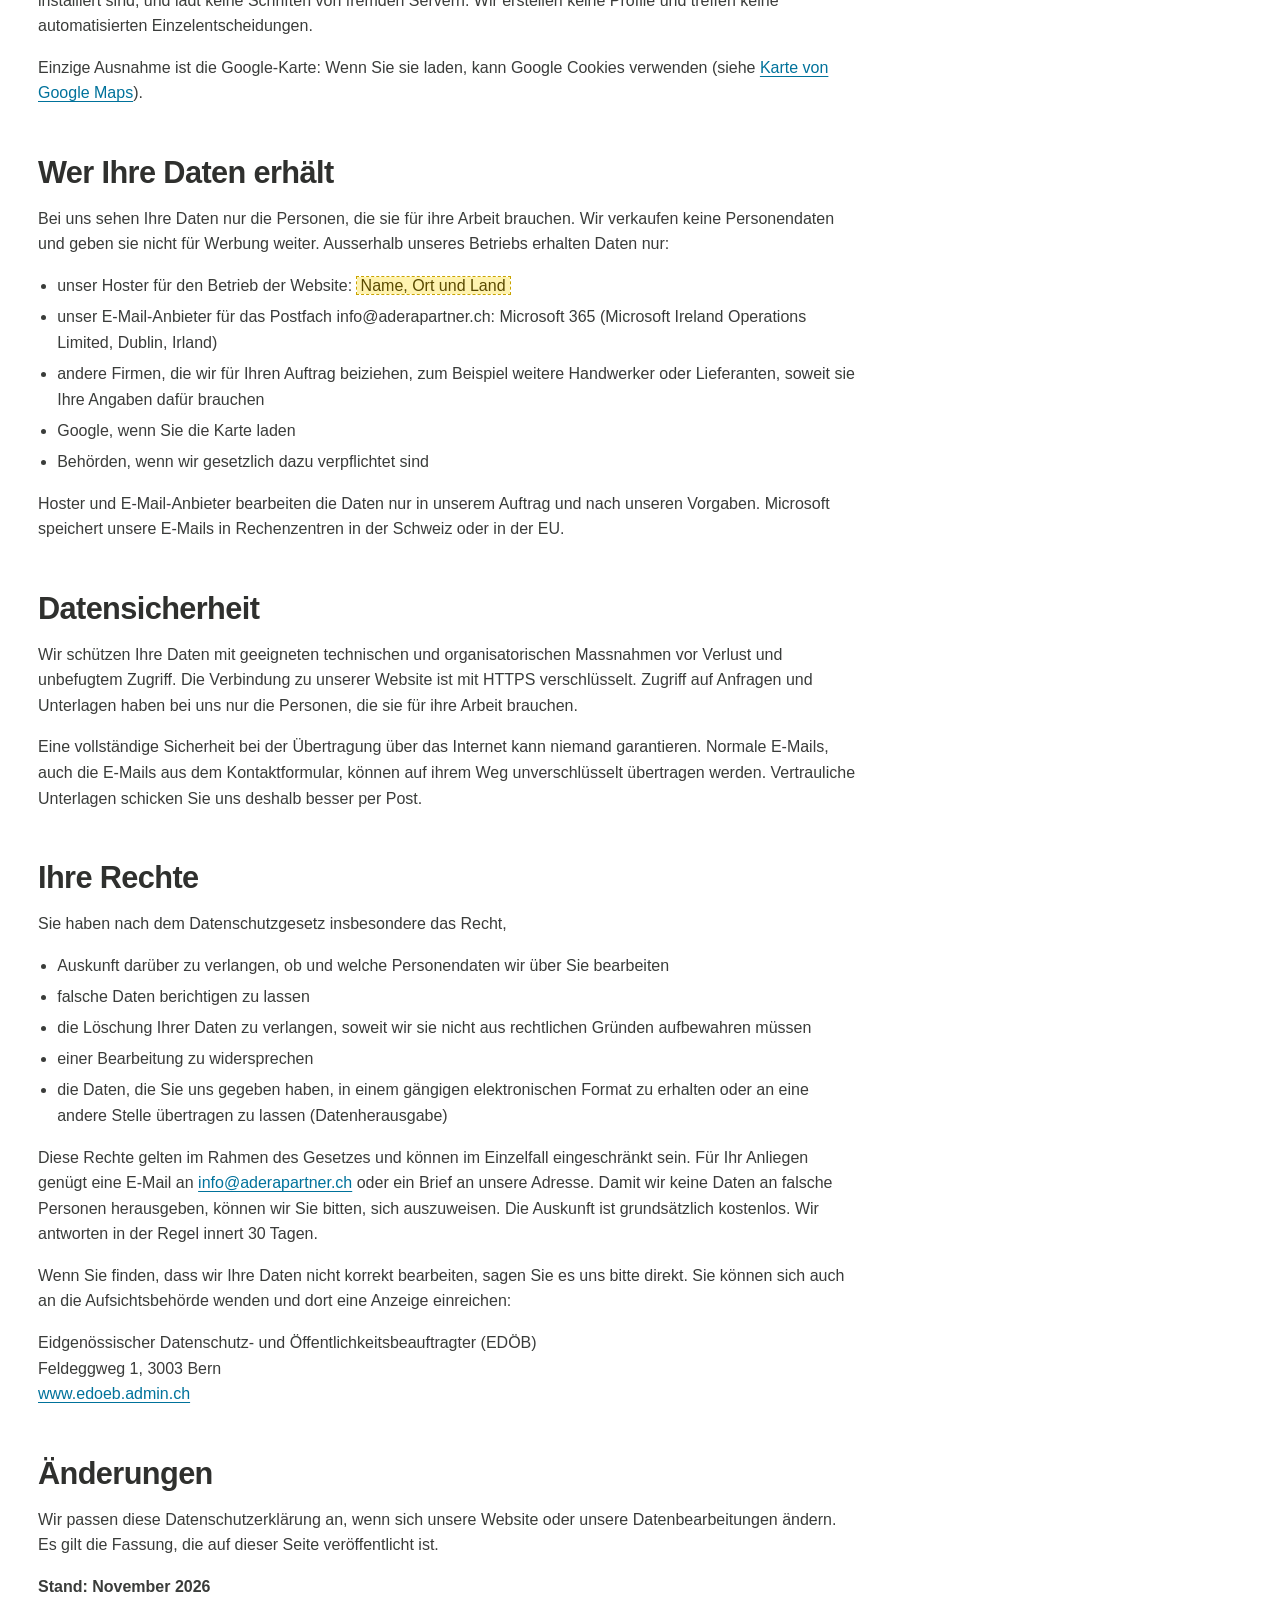
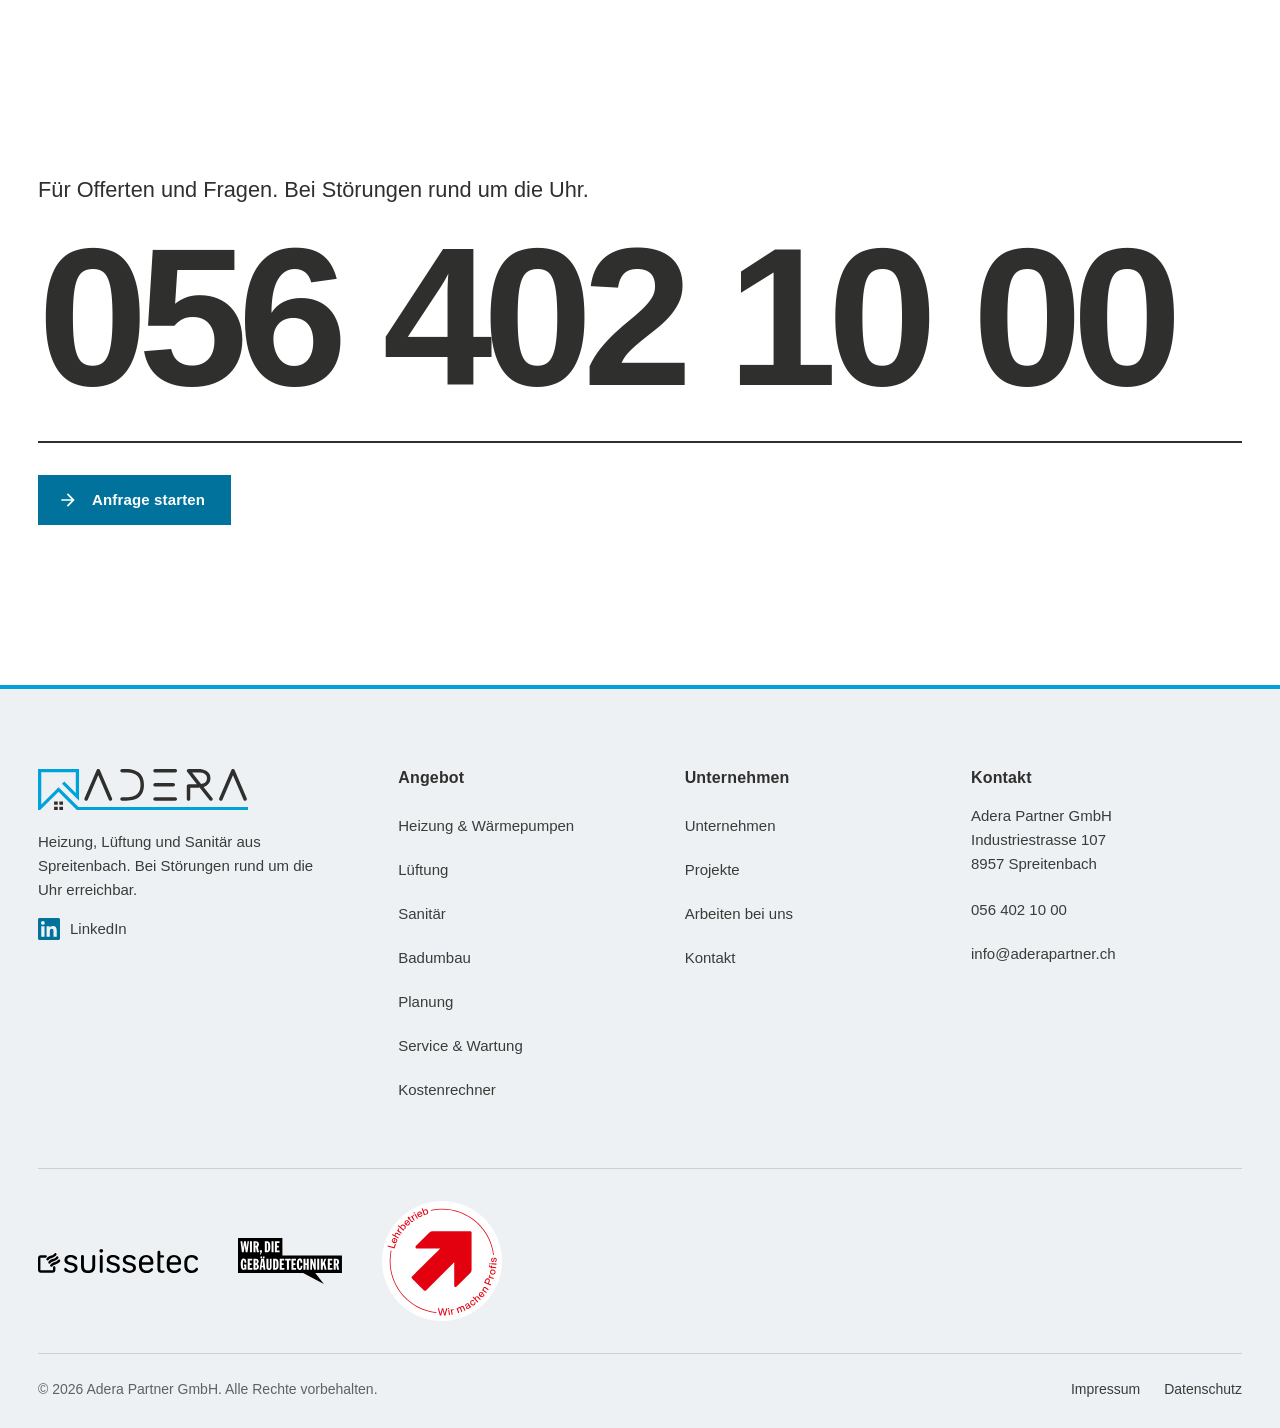
<file: website/datenschutz.html>
<!doctype html>
<html lang="de-CH">
<head>
  <meta charset="utf-8">
  <meta name="viewport" content="width=device-width, initial-scale=1">
  <title>Datenschutzerklärung | Adera Partner GmbH</title>
  <meta name="description" content="Wie die Adera Partner GmbH mit Ihren Daten umgeht: Website ohne Cookies und Tracking, Kontaktformular, Google-Karte erst nach Klick, Ihre Rechte nach DSG.">
  <link rel="canonical" href="https://www.aderapartner.ch/datenschutz.html">
  <meta property="og:type" content="website">
  <meta property="og:title" content="Datenschutzerklärung | Adera Partner GmbH">
  <meta property="og:description" content="Welche Personendaten wir bearbeiten, wozu wir sie verwenden und welche Rechte Sie nach dem Schweizer Datenschutzgesetz haben.">
  <meta property="og:image" content="https://www.aderapartner.ch/assets/img/og/og-index.jpg">
  <meta property="og:url" content="https://www.aderapartner.ch/datenschutz.html">
  <meta property="og:site_name" content="Adera Partner GmbH">
  <meta property="og:locale" content="de_CH">
  <meta property="og:image:width" content="1200">
  <meta property="og:image:height" content="630">
  <meta name="twitter:card" content="summary_large_image">
  <link rel="icon" href="assets/img/favicon.png">
  <link rel="apple-touch-icon" href="assets/img/favicon.png">
  <link rel="stylesheet" href="assets/css/style.css?v=20261127a">
  <!-- JSON-LD: automatisch erzeugt mit werkzeuge/jsonld-einfuegen.py -->
  <script type="application/ld+json">
{
  "@context": "https://schema.org",
  "@graph": [
    {
      "@type": [
        "HVACBusiness",
        "Plumber"
      ],
      "@id": "https://www.aderapartner.ch/#organization",
      "name": "Adera Partner GmbH",
      "legalName": "Adera Partner GmbH",
      "url": "https://www.aderapartner.ch/",
      "logo": {
        "@type": "ImageObject",
        "url": "https://www.aderapartner.ch/assets/img/logo-adera-partner.svg"
      },
      "image": [
        "https://www.aderapartner.ch/assets/img/og/og-index.jpg",
        "https://www.aderapartner.ch/assets/img/service-technik.jpg",
        "https://www.aderapartner.ch/assets/img/heizraum.jpg"
      ],
      "description": "Haustechnik-Betrieb aus Spreitenbach: Heizung, Wärmepumpen, Lüftung, Sanitär, Badumbau, Planung und 24h-Service im Limmattal.",
      "telephone": "+41 56 402 10 00",
      "email": "info@aderapartner.ch",
      "address": {
        "@type": "PostalAddress",
        "streetAddress": "Industriestrasse 107",
        "postalCode": "8957",
        "addressLocality": "Spreitenbach",
        "addressRegion": "AG",
        "addressCountry": "CH"
      },
      "hasMap": "https://www.google.com/maps/search/?api=1&query=Industriestrasse+107%2C+8957+Spreitenbach",
      "areaServed": [
        {
          "@type": "City",
          "name": "Spreitenbach"
        },
        {
          "@type": "Place",
          "name": "Limmattal"
        }
      ],
      "foundingDate": "2022-01",
      "founder": [
        {
          "@type": "Person",
          "name": "Erolind Zhaku"
        },
        {
          "@type": "Person",
          "name": "Tosum Zhaku"
        }
      ],
      "vatID": "CHE-190.687.776 MWST",
      "identifier": {
        "@type": "PropertyValue",
        "propertyID": "UID",
        "value": "CHE-190.687.776"
      },
      "memberOf": {
        "@type": "Organization",
        "name": "suissetec",
        "url": "https://suissetec.ch/"
      },
      "knowsAbout": [
        "Heizung",
        "Wärmepumpen",
        "Heizungsersatz",
        "Lüftung",
        "Komfortlüftung",
        "Sanitär",
        "Badumbau",
        "Haustechnik-Planung",
        "Boiler"
      ],
      "contactPoint": [
        {
          "@type": "ContactPoint",
          "contactType": "customer service",
          "telephone": "+41 56 402 10 00",
          "email": "info@aderapartner.ch",
          "availableLanguage": "de",
          "areaServed": "CH"
        },
        {
          "@type": "ContactPoint",
          "contactType": "emergency",
          "name": "24h-Service bei Störungen",
          "telephone": "+41 56 402 10 00",
          "availableLanguage": "de",
          "areaServed": "CH",
          "hoursAvailable": {
            "@type": "OpeningHoursSpecification",
            "dayOfWeek": [
              "https://schema.org/Monday",
              "https://schema.org/Tuesday",
              "https://schema.org/Wednesday",
              "https://schema.org/Thursday",
              "https://schema.org/Friday",
              "https://schema.org/Saturday",
              "https://schema.org/Sunday"
            ],
            "opens": "00:00",
            "closes": "23:59"
          }
        }
      ],
      "hasOfferCatalog": {
        "@type": "OfferCatalog",
        "name": "Angebot der Adera Partner GmbH",
        "itemListElement": [
          {
            "@type": "Offer",
            "itemOffered": {
              "@type": "Service",
              "@id": "https://www.aderapartner.ch/heizung.html#service",
              "name": "Heizung und Wärmepumpen",
              "url": "https://www.aderapartner.ch/heizung.html"
            }
          },
          {
            "@type": "Offer",
            "itemOffered": {
              "@type": "Service",
              "@id": "https://www.aderapartner.ch/lueftung.html#service",
              "name": "Lüftung",
              "url": "https://www.aderapartner.ch/lueftung.html"
            }
          },
          {
            "@type": "Offer",
            "itemOffered": {
              "@type": "Service",
              "@id": "https://www.aderapartner.ch/sanitaer.html#service",
              "name": "Sanitär",
              "url": "https://www.aderapartner.ch/sanitaer.html"
            }
          },
          {
            "@type": "Offer",
            "itemOffered": {
              "@type": "Service",
              "@id": "https://www.aderapartner.ch/badumbau.html#service",
              "name": "Badumbau",
              "url": "https://www.aderapartner.ch/badumbau.html"
            }
          },
          {
            "@type": "Offer",
            "itemOffered": {
              "@type": "Service",
              "@id": "https://www.aderapartner.ch/planung.html#service",
              "name": "Planung Heizung, Lüftung, Sanitär",
              "url": "https://www.aderapartner.ch/planung.html"
            }
          },
          {
            "@type": "Offer",
            "itemOffered": {
              "@type": "Service",
              "@id": "https://www.aderapartner.ch/service.html#service",
              "name": "Service und Wartung",
              "url": "https://www.aderapartner.ch/service.html"
            }
          }
        ]
      },
      "sameAs": [
        "https://www.linkedin.com/company/adera-partner-gmbh/"
      ]
    },
    {
      "@type": "WebSite",
      "@id": "https://www.aderapartner.ch/#website",
      "url": "https://www.aderapartner.ch/",
      "name": "Adera Partner GmbH",
      "inLanguage": "de-CH",
      "publisher": {
        "@id": "https://www.aderapartner.ch/#organization"
      }
    },
    {
      "@type": "WebPage",
      "@id": "https://www.aderapartner.ch/datenschutz.html#webpage",
      "url": "https://www.aderapartner.ch/datenschutz.html",
      "name": "Datenschutzerklärung | Adera Partner GmbH",
      "description": "Wie die Adera Partner GmbH mit Ihren Daten umgeht: Website ohne Cookies und Tracking, Kontaktformular, Google-Karte erst nach Klick, Ihre Rechte nach DSG.",
      "inLanguage": "de-CH",
      "isPartOf": {
        "@id": "https://www.aderapartner.ch/#website"
      },
      "about": {
        "@id": "https://www.aderapartner.ch/#organization"
      },
      "primaryImageOfPage": {
        "@type": "ImageObject",
        "url": "https://www.aderapartner.ch/assets/img/og/og-index.jpg"
      },
      "breadcrumb": {
        "@id": "https://www.aderapartner.ch/datenschutz.html#breadcrumb"
      }
    },
    {
      "@type": "BreadcrumbList",
      "@id": "https://www.aderapartner.ch/datenschutz.html#breadcrumb",
      "itemListElement": [
        {
          "@type": "ListItem",
          "position": 1,
          "name": "Startseite",
          "item": "https://www.aderapartner.ch/"
        },
        {
          "@type": "ListItem",
          "position": 2,
          "name": "Datenschutz",
          "item": "https://www.aderapartner.ch/datenschutz.html"
        }
      ]
    }
  ]
}
  </script>
  <!-- /JSON-LD -->
</head>
<body>
<a class="skip-link" href="#inhalt">Zum Inhalt springen</a>

<!-- ===== HEADER (auf allen Seiten gleich, nur aria-current anpassen) ===== -->
<header class="site-header">
  <div class="container site-header__inner">
    <a class="brand" href="index.html" aria-label="Adera Partner GmbH – zur Startseite">
      <img src="assets/img/logo-adera-partner.svg" alt="Adera Partner GmbH" width="232" height="45">
    </a>
    <div class="site-header__nav">
      <div class="topbar">
        <a href="mailto:info@aderapartner.ch">info@aderapartner.ch</a>
        <a class="hotline" href="tel:+41564021000"><span class="i i-phone" aria-hidden="true"></span>24h-Service 056 402 10 00</a>
      </div>
      <nav class="mainnav" aria-label="Hauptnavigation">
        <ul>
          <li class="has-dropdown">
            <button type="button" aria-expanded="false" aria-controls="dd-angebot">Angebot <span class="i i-down" aria-hidden="true"></span></button>
            <ul class="dropdown" id="dd-angebot">
              <li><a href="heizung.html"><span class="i i-arrow" aria-hidden="true"></span>Heizung &amp; Wärmepumpen</a></li>
              <li><a href="lueftung.html"><span class="i i-arrow" aria-hidden="true"></span>Lüftung</a></li>
              <li><a href="sanitaer.html"><span class="i i-arrow" aria-hidden="true"></span>Sanitär</a></li>
              <li><a href="badumbau.html"><span class="i i-arrow" aria-hidden="true"></span>Badumbau</a></li>
              <li><a href="planung.html"><span class="i i-arrow" aria-hidden="true"></span>Planung</a></li>
              <li><a href="service.html"><span class="i i-arrow" aria-hidden="true"></span>Service &amp; Wartung</a></li>
              <li><a href="kostenrechner.html"><span class="i i-arrow" aria-hidden="true"></span>Kostenrechner</a></li>
            </ul>
          </li>
          <li><a href="projekte.html">Projekte</a></li>
          <li><a href="unternehmen.html">Unternehmen</a></li>
          <li><a href="jobs.html">Arbeiten bei uns</a></li>
          <li><a href="kontakt.html">Kontakt</a></li>
          <li class="nav-cta"><a class="btn btn--solid btn--sm" href="kontakt.html#formular">Offerte anfragen</a></li>
        </ul>
      </nav>
    </div>
    <div class="header-actions">
      <a class="header-call" href="tel:+41564021000" aria-label="Anrufen: 056 402 10 00"><span class="i i-phone" aria-hidden="true"></span></a>
      <button class="burger" type="button" aria-label="Menü öffnen" aria-expanded="false" aria-controls="mobilenav"><span></span><span></span><span></span></button>
    </div>
  </div>
  <nav class="mobilenav" id="mobilenav" aria-label="Navigation">
    <ul>
      <li>
        <details>
          <summary>Angebot <span class="i i-down" aria-hidden="true"></span></summary>
          <ul>
            <li><a href="heizung.html">Heizung &amp; Wärmepumpen</a></li>
            <li><a href="lueftung.html">Lüftung</a></li>
            <li><a href="sanitaer.html">Sanitär</a></li>
            <li><a href="badumbau.html">Badumbau</a></li>
            <li><a href="planung.html">Planung</a></li>
            <li><a href="service.html">Service &amp; Wartung</a></li>
            <li><a href="kostenrechner.html">Kostenrechner</a></li>
          </ul>
        </details>
      </li>
      <li><a href="projekte.html">Projekte</a></li>
      <li><a href="unternehmen.html">Unternehmen</a></li>
      <li><a href="jobs.html">Arbeiten bei uns</a></li>
      <li><a href="kontakt.html">Kontakt</a></li>
    </ul>
    <div class="mobilenav__contact">
      <a class="btn btn--solid" href="tel:+41564021000"><span class="i i-phone" aria-hidden="true"></span>24h-Service 056 402 10 00</a>
      <a class="btn" href="mailto:info@aderapartner.ch"><span class="i i-mail" aria-hidden="true"></span>info@aderapartner.ch</a>
    </div>
  </nav>
</header>
<!-- ===== /HEADER ===== -->

<main id="inhalt">

  <!-- Seitenkopf (kompakt, ohne Bild) -->
  <section class="hero hero--text" aria-labelledby="page-title">
    <div class="hero__panel">
      <div class="container">
        <nav class="breadcrumb" aria-label="Brotkrümelnavigation">
          <ol>
            <li><a href="index.html">Startseite</a></li>
            <li><span aria-current="page">Datenschutz</span></li>
          </ol>
        </nav>
        <h1 id="page-title">Datenschutz&shy;erklärung</h1>
        <p class="hero__sub">So gehen wir mit Ihren Daten um</p>
      </div>
    </div>
  </section>

  <section class="section section--tight">
    <div class="container">
      <div class="prose">

        <p class="lead">Diese Datenschutzerklärung zeigt, welche Personendaten wir bearbeiten, wenn Sie unsere Website besuchen oder mit uns Kontakt aufnehmen, wozu wir das tun und welche Rechte Sie haben. Sie richtet sich nach dem Schweizer Datenschutzgesetz (DSG).</p>
        <p>Personendaten sind Angaben, die sich einer Person zuordnen lassen, zum Beispiel Name, E-Mail-Adresse oder IP-Adresse. «Bearbeiten» meint jeden Umgang damit, vom Erheben über das Speichern bis zum Löschen.</p>

        <h2 id="kurz">Das Wichtigste in Kürze</h2>
        <ul class="checklist checklist--one">
          <li><span class="i i-check" aria-hidden="true"></span><span>Unsere Website setzt keine Cookies und verwendet keine Analyse- oder Trackingdienste.</span></li>
          <li><span class="i i-check" aria-hidden="true"></span><span>Beim Aufruf lädt die Website nichts von fremden Servern, auch keine Schriften oder Skripte.</span></li>
          <li><span class="i i-check" aria-hidden="true"></span><span>Die Karte von Google Maps wird erst geladen, wenn Sie auf «Karte laden» klicken.</span></li>
          <li><span class="i i-check" aria-hidden="true"></span><span>Angaben aus dem Kontaktformular verwenden wir nur, um Ihre Anfrage zu bearbeiten. Wir verkaufen keine Daten.</span></li>
          <li><span class="i i-check" aria-hidden="true"></span><span>Sie können jederzeit Auskunft verlangen und Ihre Daten berichtigen oder löschen lassen.</span></li>
        </ul>

        <nav aria-labelledby="toc-title">
          <h2 id="toc-title">Inhalt</h2>
          <ul>
            <li><a href="#verantwortlich">Verantwortlich für die Datenbearbeitung</a></li>
            <li><a href="#website">Wenn Sie unsere Website besuchen</a></li>
            <li><a href="#kontaktformular">Kontaktformular</a></li>
            <li><a href="#email-telefon">Kontakt per E-Mail oder Telefon</a></li>
            <li><a href="#bewerbungen">Bewerbungen</a></li>
            <li><a href="#google-maps">Karte von Google Maps</a></li>
            <li><a href="#links">Links zu anderen Websites</a></li>
            <li><a href="#cookies">Keine Cookies, keine Analyse</a></li>
            <li><a href="#empfaenger">Wer Ihre Daten erhält</a></li>
            <li><a href="#sicherheit">Datensicherheit</a></li>
            <li><a href="#rechte">Ihre Rechte</a></li>
            <li><a href="#aenderungen">Änderungen</a></li>
          </ul>
        </nav>

        <h2 id="verantwortlich">Verantwortlich für die Datenbearbeitung</h2>
        <p><strong>Adera Partner GmbH</strong><br>Industriestrasse 107<br>8957 Spreitenbach<br>Schweiz</p>
        <p>E-Mail: <a href="mailto:info@aderapartner.ch">info@aderapartner.ch</a><br>Telefon: <a href="tel:+41564021000">056 402 10 00</a></p>
        <p>Für Fragen zum Datenschutz und für Anliegen zu Ihren Daten erreichen Sie uns unter diesen Angaben.</p>

        <h2 id="website">Wenn Sie unsere Website besuchen</h2>
        <p>Bei jedem Aufruf übermittelt Ihr Browser technische Angaben an unseren Webserver. Der Server hält sie in Protokolldateien fest, sogenannten Logfiles. Das sind typischerweise:</p>
        <ul>
          <li>die IP-Adresse Ihres Geräts</li>
          <li>Datum und Uhrzeit des Zugriffs</li>
          <li>die aufgerufene Seite oder Datei und ob sie gefunden wurde</li>
          <li>die übertragene Datenmenge</li>
          <li>die Seite, von der aus Sie zu uns gekommen sind, sofern Ihr Browser sie mitteilt</li>
          <li>Browser und Betriebssystem</li>
        </ul>
        <p>Wir brauchen diese Angaben, damit die Website funktioniert, um Fehler zu finden und um Angriffe zu erkennen und abzuwehren. Wir erstellen damit keine Profile und führen sie nicht mit anderen Daten zusammen. Genauer ausgewertet werden die Logfiles nur bei konkreten Hinweisen auf einen Missbrauch.</p>
        <p>Unsere Website liegt bei <span class="todo">Name, Ort und Land des Hosters</span>. Der Hoster speichert die Logfiles in unserem Auftrag und löscht sie nach <span class="todo">Aufbewahrungsdauer gemäss Hoster</span>.</p>

        <h2 id="kontaktformular">Kontaktformular</h2>
        <p>Wenn Sie uns über das Kontaktformular schreiben, erhalten wir die Angaben, die Sie eintragen:</p>
        <ul>
          <li>Pflichtangaben: Thema, PLZ und Ort des Gebäudes, Vorname, Nachname und E-Mail-Adresse</li>
          <li>freiwillige Angaben: Art des Gebäudes, gewünschter Zeitraum, Strasse, Ihre Nachricht, Firma, Telefonnummer und wann wir Sie am besten zurückrufen</li>
        </ul>
        <p>Wir verwenden diese Angaben, um Ihre Anfrage zu bearbeiten und Ihnen zu antworten, zum Beispiel mit einer Offerte oder einem Terminvorschlag. Ohne die Pflichtangaben können wir die Anfrage über das Formular nicht entgegennehmen. Sie können uns aber jederzeit anrufen oder eine E-Mail schreiben.</p>
        <p>Das Formular wird verschlüsselt an unseren Webserver übertragen. Ein Skript auf dem Server prüft die Angaben und schickt sie als E-Mail an info@aderapartner.ch. Auf dem Webserver selbst werden die Formulardaten nicht gespeichert, weder in einer Datenbank noch in einer Datei.</p>
        <p>Zum Schutz vor Spam enthält das Formular ein Feld, das für Menschen unsichtbar ist und nur von automatischen Programmen ausgefüllt wird. Ausserdem zählt der Server, wie viele Anfragen innerhalb einer Stunde von derselben IP-Adresse kommen, und sperrt weitere Anfragen, wenn es zu viele sind. Dafür speichert er nicht die IP-Adresse selbst, sondern einen daraus berechneten Prüfwert (Hash) zusammen mit dem Zeitpunkt der Anfrage. Einträge, die älter als eine Stunde sind, löscht er automatisch.</p>
        <p>Mit dem Häkchen im Formular bestätigen Sie, dass Sie diese Datenschutzerklärung gelesen haben.</p>
        <p>Ihre Anfrage bewahren wir auf, solange wir sie für die Bearbeitung und für Rückfragen brauchen. Entsteht daraus ein Auftrag, gehört die Korrespondenz zu unseren Geschäftsunterlagen. Diese bewahren wir so lange auf, wie es das Gesetz verlangt, Buchhaltungsunterlagen zum Beispiel zehn Jahre. Anfragen, aus denen kein Auftrag entsteht, löschen wir, wenn sie erledigt sind und keine Rückfragen mehr zu erwarten sind.</p>

        <h2 id="email-telefon">Kontakt per <span class="nowrap">E-Mail</span> oder Telefon</h2>
        <p>Wenn Sie uns eine E-Mail schreiben oder anrufen, bearbeiten wir die Angaben, die Sie uns dabei geben, zum Beispiel Name, Telefonnummer, E-Mail-Adresse und Ihr Anliegen. Wir verwenden sie, um Ihr Anliegen zu erledigen. Für die Aufbewahrung gilt dasselbe wie beim Kontaktformular.</p>

        <h2 id="bewerbungen">Bewerbungen</h2>
        <p>Bewerbungen, die Sie uns per E-Mail schicken, auch für eine Lehrstelle oder eine Schnupperlehre, verwenden wir nur für das Bewerbungsverfahren. Ihre Unterlagen sehen nur die Personen, die über die Bewerbung entscheiden. Erhalten Sie eine Absage, löschen wir Ihre Unterlagen nach Abschluss des Verfahrens, ausser Sie erlauben uns, sie länger aufzubewahren. Stellen wir Sie ein, kommen die Unterlagen in Ihr Personaldossier.</p>

        <h2 id="google-maps">Karte von Google Maps</h2>
        <p>Auf einigen Seiten können Sie eine Karte von Google Maps einblenden. Anbieter ist die Google Ireland Limited, Gordon House, Barrow Street, Dublin 4, Irland. Sie gehört zur Google-Gruppe, deren Muttergesellschaft die Google LLC in den USA ist.</p>
        <p>Die Karte wird nicht automatisch geladen. Erst wenn Sie auf «Karte laden» klicken, verbindet sich Ihr Browser mit Servern von Google. Google erhält dabei insbesondere:</p>
        <ul>
          <li>Ihre IP-Adresse</li>
          <li>Angaben zu Browser und Gerät</li>
          <li>die Adresse der Seite, auf der Sie die Karte laden</li>
          <li>Datum und Uhrzeit des Aufrufs</li>
        </ul>
        <p>Google kann zudem Cookies setzen oder auslesen. Sind Sie bei einem Google-Konto angemeldet, kann Google den Aufruf Ihrem Konto zuordnen. Wie Google die Daten weiter bearbeitet, bestimmt Google. Darauf haben wir keinen Einfluss. Google kann die Daten auch in die USA und in andere Länder übermitteln, deren Datenschutz nicht unbedingt dem schweizerischen entspricht.</p>
        <p>Mit dem Klick auf «Karte laden» willigen Sie ein, dass diese Daten an Google übermittelt und dabei auch in den USA bearbeitet werden können. Ohne Klick wird nichts an Google übermittelt. Unsere Adresse steht auch ohne Karte auf der Seite. Ihre Wahl speichern wir nicht: Die Karte bleibt nur so lange geladen, bis Sie die Seite verlassen oder neu laden.</p>
        <p>Mehr dazu, auch zu den Garantien für Übermittlungen ins Ausland, lesen Sie in der <a href="https://policies.google.com/privacy?hl=de" target="_blank" rel="noopener">Datenschutzerklärung von Google</a>.</p>

        <h2 id="links">Links zu anderen Websites</h2>
        <p>Unsere Website enthält Links zu anderen Anbietern, zum Beispiel zu Google Maps für die Anfahrt und die Routenplanung und zu unserer Unternehmensseite auf LinkedIn. Solange Sie einen solchen Link nicht anklicken, werden keine Daten an diese Anbieter übermittelt. Nach dem Klick öffnet sich die Website des Anbieters, und es gilt dessen Datenschutzerklärung. Ihr Browser teilt dem Anbieter dabei in der Regel mit, von welcher Website Sie kommen. Sind Sie beim Anbieter angemeldet, kann er den Besuch Ihrem Konto zuordnen.</p>
        <p>Datenschutzerklärungen der Anbieter: <a href="https://policies.google.com/privacy?hl=de" target="_blank" rel="noopener">Google</a>, <a href="https://www.linkedin.com/legal/privacy-policy" target="_blank" rel="noopener">LinkedIn</a></p>

        <h2 id="cookies">Keine Cookies, keine Analyse</h2>
        <p>Unsere Website setzt keine Cookies und speichert auch sonst keine Daten in Ihrem Browser, etwa im sogenannten Local Storage. Wir verwenden keine Analyse- und Trackingdienste wie Google Analytics, keine Werbedienste und keine Plugins von sozialen Netzwerken. Die Website nutzt die Schriften, die auf Ihrem Gerät bereits installiert sind, und lädt keine Schriften von fremden Servern. Wir erstellen keine Profile und treffen keine automatisierten Einzelentscheidungen.</p>
        <p>Einzige Ausnahme ist die Google-Karte: Wenn Sie sie laden, kann Google Cookies verwenden (siehe <a href="#google-maps">Karte von Google Maps</a>).</p>

        <h2 id="empfaenger">Wer Ihre Daten erhält</h2>
        <p>Bei uns sehen Ihre Daten nur die Personen, die sie für ihre Arbeit brauchen. Wir verkaufen keine Personendaten und geben sie nicht für Werbung weiter. Ausserhalb unseres Betriebs erhalten Daten nur:</p>
        <ul>
          <li>unser Hoster für den Betrieb der Website: <span class="todo">Name, Ort und Land</span></li>
          <li>unser E-Mail-Anbieter für das Postfach info@aderapartner.ch: Microsoft 365 (Microsoft Ireland Operations Limited, Dublin, Irland)</li>
          <li>andere Firmen, die wir für Ihren Auftrag beiziehen, zum Beispiel weitere Handwerker oder Lieferanten, soweit sie Ihre Angaben dafür brauchen</li>
          <li>Google, wenn Sie die Karte laden</li>
          <li>Behörden, wenn wir gesetzlich dazu verpflichtet sind</li>
        </ul>
        <p>Hoster und E-Mail-Anbieter bearbeiten die Daten nur in unserem Auftrag und nach unseren Vorgaben. Microsoft speichert unsere E-Mails in Rechenzentren in der Schweiz oder in der EU.</p>

        <h2 id="sicherheit">Datensicherheit</h2>
        <p>Wir schützen Ihre Daten mit geeigneten technischen und organisatorischen Massnahmen vor Verlust und unbefugtem Zugriff. Die Verbindung zu unserer Website ist mit HTTPS verschlüsselt. Zugriff auf Anfragen und Unterlagen haben bei uns nur die Personen, die sie für ihre Arbeit brauchen.</p>
        <p>Eine vollständige Sicherheit bei der Übertragung über das Internet kann niemand garantieren. Normale E-Mails, auch die E-Mails aus dem Kontaktformular, können auf ihrem Weg unverschlüsselt übertragen werden. Vertrauliche Unterlagen schicken Sie uns deshalb besser per Post.</p>

        <h2 id="rechte">Ihre Rechte</h2>
        <p>Sie haben nach dem Datenschutzgesetz insbesondere das Recht,</p>
        <ul>
          <li>Auskunft darüber zu verlangen, ob und welche Personendaten wir über Sie bearbeiten</li>
          <li>falsche Daten berichtigen zu lassen</li>
          <li>die Löschung Ihrer Daten zu verlangen, soweit wir sie nicht aus rechtlichen Gründen aufbewahren müssen</li>
          <li>einer Bearbeitung zu widersprechen</li>
          <li>die Daten, die Sie uns gegeben haben, in einem gängigen elektronischen Format zu erhalten oder an eine andere Stelle übertragen zu lassen (Datenherausgabe)</li>
        </ul>
        <p>Diese Rechte gelten im Rahmen des Gesetzes und können im Einzelfall eingeschränkt sein. Für Ihr Anliegen genügt eine E-Mail an <a href="mailto:info@aderapartner.ch">info@aderapartner.ch</a> oder ein Brief an unsere Adresse. Damit wir keine Daten an falsche Personen herausgeben, können wir Sie bitten, sich auszuweisen. Die Auskunft ist grundsätzlich kostenlos. Wir antworten in der Regel innert 30 Tagen.</p>
        <p>Wenn Sie finden, dass wir Ihre Daten nicht korrekt bearbeiten, sagen Sie es uns bitte direkt. Sie können sich auch an die Aufsichtsbehörde wenden und dort eine Anzeige einreichen:</p>
        <p>Eidgenössischer Datenschutz- und Öffentlichkeitsbeauftragter (EDÖB)<br>Feldeggweg 1, 3003 Bern<br><a href="https://www.edoeb.admin.ch" target="_blank" rel="noopener">www.edoeb.admin.ch</a></p>

        <h2 id="aenderungen">Änderungen</h2>
        <p>Wir passen diese Datenschutzerklärung an, wenn sich unsere Website oder unsere Datenbearbeitungen ändern. Es gilt die Fassung, die auf dieser Seite veröffentlicht ist.</p>
        <p><strong>Stand: November 2026</strong></p>

      </div>
    </div>
  </section>

</main>

<!-- ===== FOOTER (auf allen Seiten gleich) ===== -->
<footer class="site-footer">
  <div class="container">
    <div class="site-footer__grid">
      <div class="footer-brand">
        <img src="assets/img/logo-adera-partner.svg" alt="Adera Partner GmbH" width="210" height="41" loading="lazy">
        <p>Heizung, Lüftung und Sanitär aus Spreitenbach. Bei Störungen rund um die Uhr erreichbar.</p>
        <a class="social" href="https://www.linkedin.com/company/adera-partner-gmbh/" target="_blank" rel="noopener"><span class="i i-linkedin" aria-hidden="true"></span>LinkedIn</a>
      </div>
      <div>
        <h3>Angebot</h3>
        <ul>
          <li><a href="heizung.html">Heizung &amp; Wärmepumpen</a></li>
          <li><a href="lueftung.html">Lüftung</a></li>
          <li><a href="sanitaer.html">Sanitär</a></li>
          <li><a href="badumbau.html">Badumbau</a></li>
          <li><a href="planung.html">Planung</a></li>
          <li><a href="service.html">Service &amp; Wartung</a></li>
          <li><a href="kostenrechner.html">Kostenrechner</a></li>
        </ul>
      </div>
      <div>
        <h3>Unternehmen</h3>
        <ul>
          <li><a href="unternehmen.html">Unternehmen</a></li>
          <li><a href="projekte.html">Projekte</a></li>
          <li><a href="jobs.html">Arbeiten bei uns</a></li>
          <li><a href="kontakt.html">Kontakt</a></li>
        </ul>
      </div>
      <div>
        <h3>Kontakt</h3>
        <address>Adera Partner GmbH<br>Industriestrasse 107<br>8957 Spreitenbach</address>
        <ul>
          <li><a href="tel:+41564021000">056 402 10 00</a></li>
          <li><a href="mailto:info@aderapartner.ch">info@aderapartner.ch</a></li>
        </ul>
      </div>
    </div>
    <div class="memberships">
      <a class="member-logo" href="https://suissetec.ch/de/home.html" target="_blank" rel="noopener"><img src="assets/img/logo-suissetec.svg" alt="Mitglied bei suissetec" width="160" height="24" loading="lazy"></a>
      <a class="member-logo" href="https://wir-die-gebaeudetechniker.ch/" target="_blank" rel="noopener"><img src="assets/img/logo-wdg.svg" alt="Wir, die Gebäudetechniker" width="99" height="44" loading="lazy"></a>
      <img class="vignette" src="assets/img/vignette-lehrbetrieb.svg" alt="Lehrbetrieb – Wir machen Profis" width="120" height="120" loading="lazy">
    </div>
    <div class="site-footer__bottom">
      <span>© <span data-year>2026</span> Adera Partner GmbH. Alle Rechte vorbehalten.</span>
      <ul>
        <li><a href="impressum.html">Impressum</a></li>
        <li><a href="datenschutz.html" aria-current="page">Datenschutz</a></li>
      </ul>
    </div>
  </div>
</footer>
<!-- ===== /FOOTER ===== -->

<script src="assets/js/main.js?v=20261127a" defer></script>
</body>
</html>
</file>
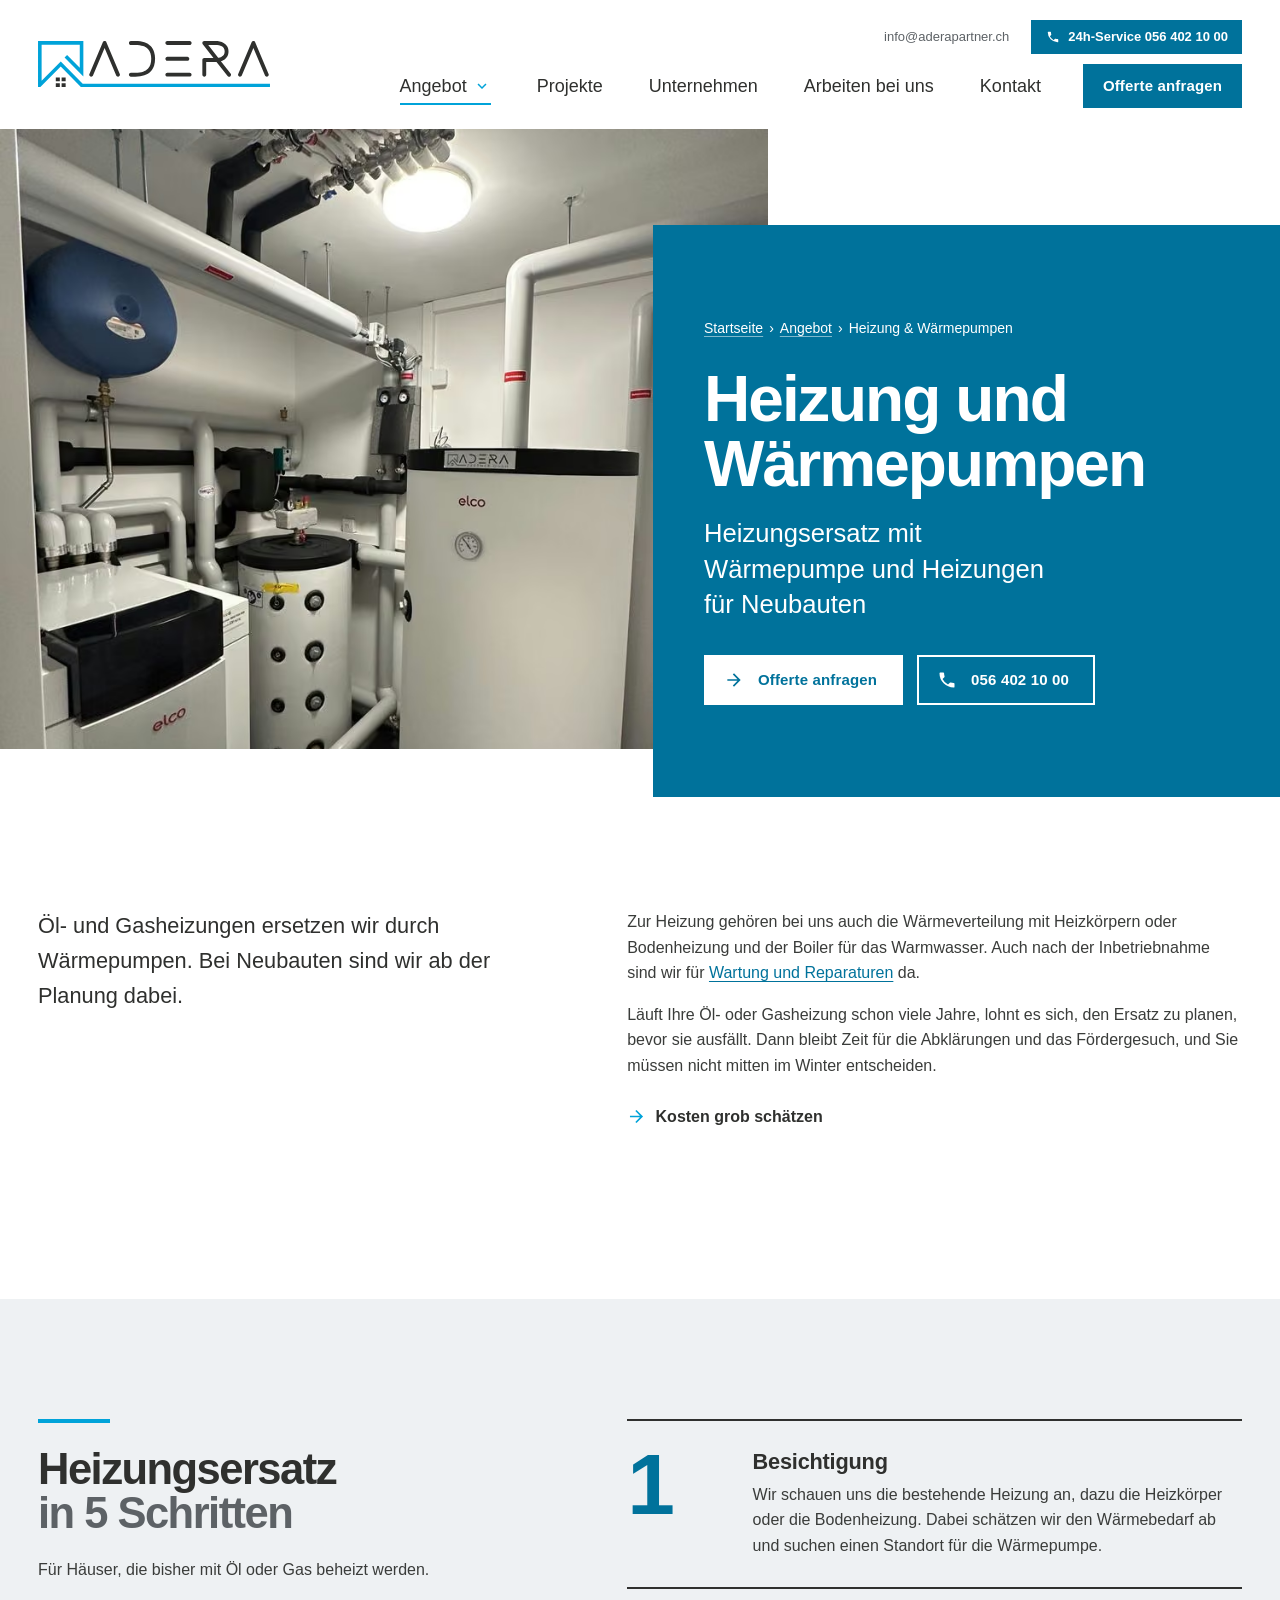
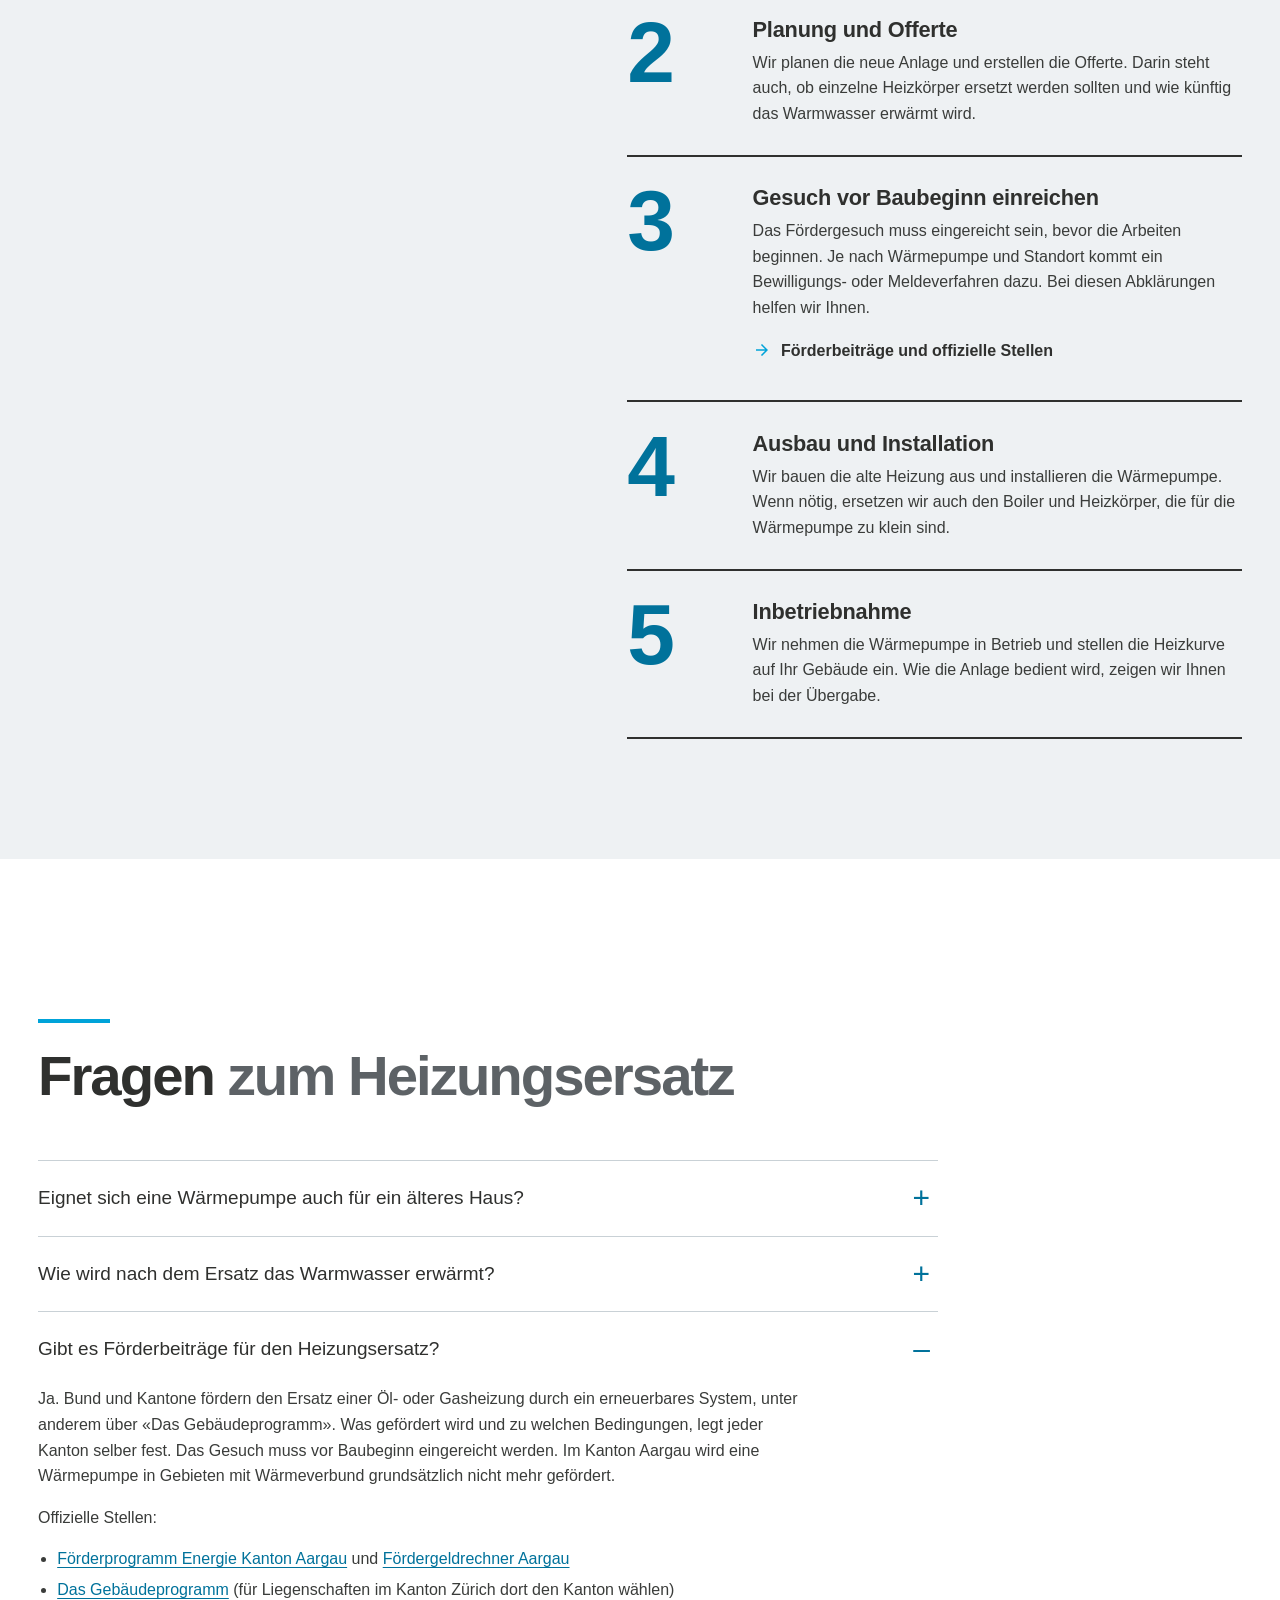
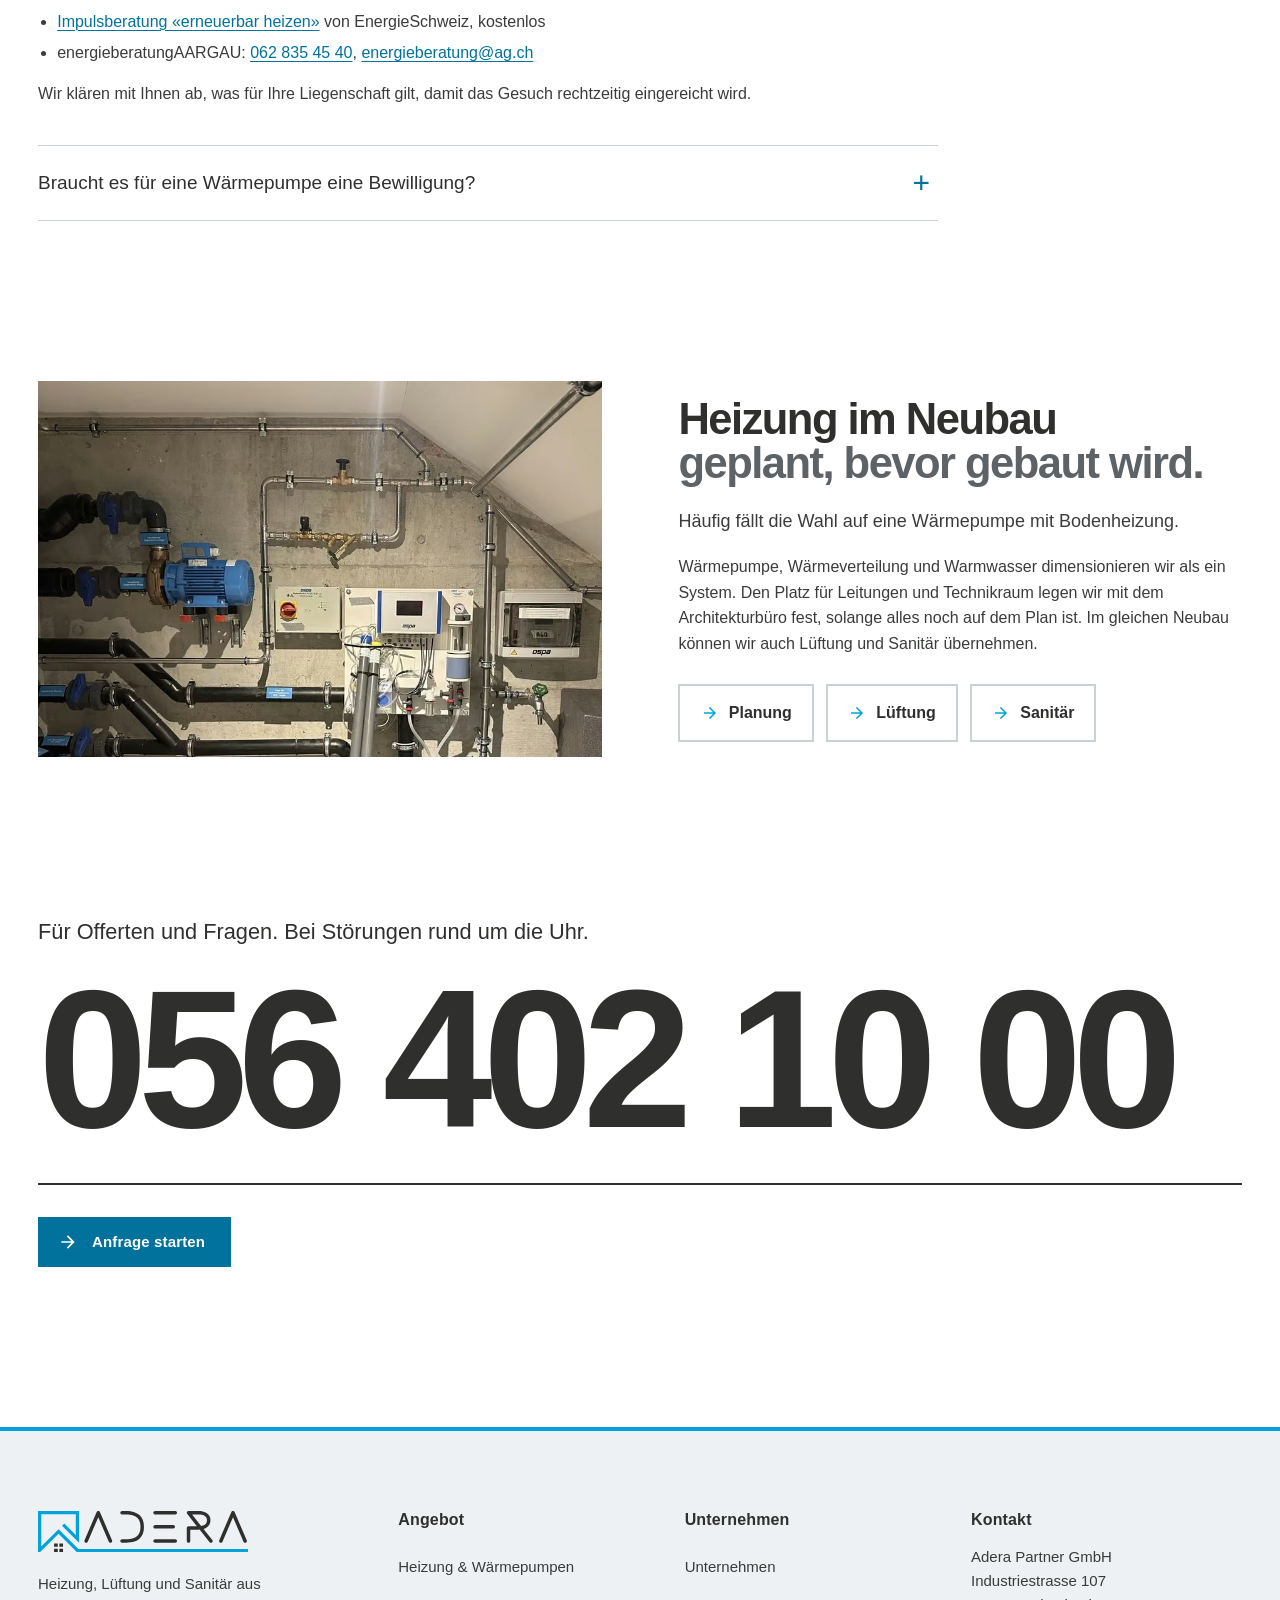
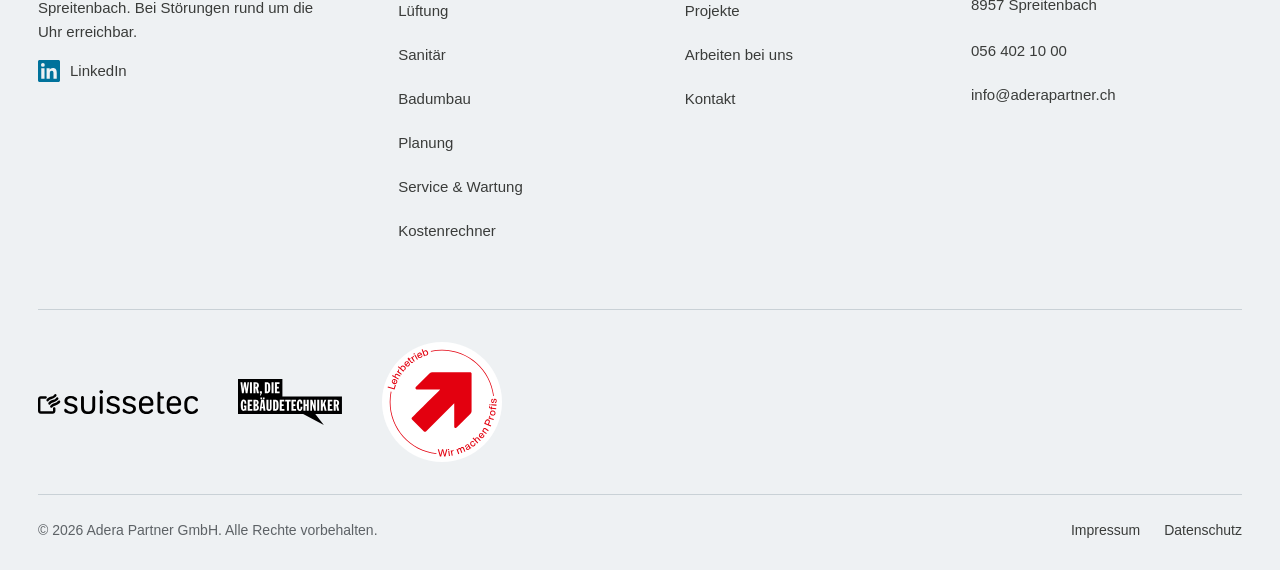
<file: website/heizung.html>
<!doctype html>
<html lang="de-CH">
<head>
  <meta charset="utf-8">
  <meta name="viewport" content="width=device-width, initial-scale=1">
  <title>Heizung &amp; Wärmepumpe in Spreitenbach | Adera Partner GmbH</title>
  <meta name="description" content="Wir ersetzen Öl- und Gasheizungen durch Wärmepumpen und bauen Heizungen in Neubauten ein. Ablauf in 5 Schritten und Hinweise zu Förderbeiträgen.">
  <link rel="canonical" href="https://www.aderapartner.ch/heizung.html">
  <meta property="og:type" content="website">
  <meta property="og:title" content="Heizung &amp; Wärmepumpe in Spreitenbach | Adera Partner GmbH">
  <meta property="og:description" content="Heizungsersatz mit Wärmepumpe und Heizungen für Neubauten. Adera Partner GmbH, Spreitenbach.">
  <meta property="og:image" content="https://www.aderapartner.ch/assets/img/og/og-heizung.jpg">
  <meta property="og:url" content="https://www.aderapartner.ch/heizung.html">
  <meta property="og:site_name" content="Adera Partner GmbH">
  <meta property="og:locale" content="de_CH">
  <meta property="og:image:width" content="1200">
  <meta property="og:image:height" content="630">
  <meta name="twitter:card" content="summary_large_image">
  <link rel="icon" href="assets/img/favicon.png">
  <link rel="apple-touch-icon" href="assets/img/favicon.png">
  <link rel="stylesheet" href="assets/css/style.css?v=20261127a">
  <!-- JSON-LD: automatisch erzeugt mit werkzeuge/jsonld-einfuegen.py -->
  <script type="application/ld+json">
{
  "@context": "https://schema.org",
  "@graph": [
    {
      "@type": [
        "HVACBusiness",
        "Plumber"
      ],
      "@id": "https://www.aderapartner.ch/#organization",
      "name": "Adera Partner GmbH",
      "legalName": "Adera Partner GmbH",
      "url": "https://www.aderapartner.ch/",
      "logo": {
        "@type": "ImageObject",
        "url": "https://www.aderapartner.ch/assets/img/logo-adera-partner.svg"
      },
      "image": [
        "https://www.aderapartner.ch/assets/img/og/og-index.jpg",
        "https://www.aderapartner.ch/assets/img/service-technik.jpg",
        "https://www.aderapartner.ch/assets/img/heizraum.jpg"
      ],
      "description": "Haustechnik-Betrieb aus Spreitenbach: Heizung, Wärmepumpen, Lüftung, Sanitär, Badumbau, Planung und 24h-Service im Limmattal.",
      "telephone": "+41 56 402 10 00",
      "email": "info@aderapartner.ch",
      "address": {
        "@type": "PostalAddress",
        "streetAddress": "Industriestrasse 107",
        "postalCode": "8957",
        "addressLocality": "Spreitenbach",
        "addressRegion": "AG",
        "addressCountry": "CH"
      },
      "hasMap": "https://www.google.com/maps/search/?api=1&query=Industriestrasse+107%2C+8957+Spreitenbach",
      "areaServed": [
        {
          "@type": "City",
          "name": "Spreitenbach"
        },
        {
          "@type": "Place",
          "name": "Limmattal"
        }
      ],
      "foundingDate": "2022-01",
      "founder": [
        {
          "@type": "Person",
          "name": "Erolind Zhaku"
        },
        {
          "@type": "Person",
          "name": "Tosum Zhaku"
        }
      ],
      "vatID": "CHE-190.687.776 MWST",
      "identifier": {
        "@type": "PropertyValue",
        "propertyID": "UID",
        "value": "CHE-190.687.776"
      },
      "memberOf": {
        "@type": "Organization",
        "name": "suissetec",
        "url": "https://suissetec.ch/"
      },
      "knowsAbout": [
        "Heizung",
        "Wärmepumpen",
        "Heizungsersatz",
        "Lüftung",
        "Komfortlüftung",
        "Sanitär",
        "Badumbau",
        "Haustechnik-Planung",
        "Boiler"
      ],
      "contactPoint": [
        {
          "@type": "ContactPoint",
          "contactType": "customer service",
          "telephone": "+41 56 402 10 00",
          "email": "info@aderapartner.ch",
          "availableLanguage": "de",
          "areaServed": "CH"
        },
        {
          "@type": "ContactPoint",
          "contactType": "emergency",
          "name": "24h-Service bei Störungen",
          "telephone": "+41 56 402 10 00",
          "availableLanguage": "de",
          "areaServed": "CH",
          "hoursAvailable": {
            "@type": "OpeningHoursSpecification",
            "dayOfWeek": [
              "https://schema.org/Monday",
              "https://schema.org/Tuesday",
              "https://schema.org/Wednesday",
              "https://schema.org/Thursday",
              "https://schema.org/Friday",
              "https://schema.org/Saturday",
              "https://schema.org/Sunday"
            ],
            "opens": "00:00",
            "closes": "23:59"
          }
        }
      ],
      "hasOfferCatalog": {
        "@type": "OfferCatalog",
        "name": "Angebot der Adera Partner GmbH",
        "itemListElement": [
          {
            "@type": "Offer",
            "itemOffered": {
              "@type": "Service",
              "@id": "https://www.aderapartner.ch/heizung.html#service",
              "name": "Heizung und Wärmepumpen",
              "url": "https://www.aderapartner.ch/heizung.html"
            }
          },
          {
            "@type": "Offer",
            "itemOffered": {
              "@type": "Service",
              "@id": "https://www.aderapartner.ch/lueftung.html#service",
              "name": "Lüftung",
              "url": "https://www.aderapartner.ch/lueftung.html"
            }
          },
          {
            "@type": "Offer",
            "itemOffered": {
              "@type": "Service",
              "@id": "https://www.aderapartner.ch/sanitaer.html#service",
              "name": "Sanitär",
              "url": "https://www.aderapartner.ch/sanitaer.html"
            }
          },
          {
            "@type": "Offer",
            "itemOffered": {
              "@type": "Service",
              "@id": "https://www.aderapartner.ch/badumbau.html#service",
              "name": "Badumbau",
              "url": "https://www.aderapartner.ch/badumbau.html"
            }
          },
          {
            "@type": "Offer",
            "itemOffered": {
              "@type": "Service",
              "@id": "https://www.aderapartner.ch/planung.html#service",
              "name": "Planung Heizung, Lüftung, Sanitär",
              "url": "https://www.aderapartner.ch/planung.html"
            }
          },
          {
            "@type": "Offer",
            "itemOffered": {
              "@type": "Service",
              "@id": "https://www.aderapartner.ch/service.html#service",
              "name": "Service und Wartung",
              "url": "https://www.aderapartner.ch/service.html"
            }
          }
        ]
      },
      "sameAs": [
        "https://www.linkedin.com/company/adera-partner-gmbh/"
      ]
    },
    {
      "@type": "WebSite",
      "@id": "https://www.aderapartner.ch/#website",
      "url": "https://www.aderapartner.ch/",
      "name": "Adera Partner GmbH",
      "inLanguage": "de-CH",
      "publisher": {
        "@id": "https://www.aderapartner.ch/#organization"
      }
    },
    {
      "@type": "WebPage",
      "@id": "https://www.aderapartner.ch/heizung.html#webpage",
      "url": "https://www.aderapartner.ch/heizung.html",
      "name": "Heizung & Wärmepumpe in Spreitenbach | Adera Partner GmbH",
      "description": "Wir ersetzen Öl- und Gasheizungen durch Wärmepumpen und bauen Heizungen in Neubauten ein. Ablauf in 5 Schritten und Hinweise zu Förderbeiträgen.",
      "inLanguage": "de-CH",
      "isPartOf": {
        "@id": "https://www.aderapartner.ch/#website"
      },
      "about": {
        "@id": "https://www.aderapartner.ch/#organization"
      },
      "primaryImageOfPage": {
        "@type": "ImageObject",
        "url": "https://www.aderapartner.ch/assets/img/heizraum.jpg"
      },
      "breadcrumb": {
        "@id": "https://www.aderapartner.ch/heizung.html#breadcrumb"
      },
      "mainEntity": {
        "@id": "https://www.aderapartner.ch/heizung.html#service"
      }
    },
    {
      "@type": "BreadcrumbList",
      "@id": "https://www.aderapartner.ch/heizung.html#breadcrumb",
      "itemListElement": [
        {
          "@type": "ListItem",
          "position": 1,
          "name": "Startseite",
          "item": "https://www.aderapartner.ch/"
        },
        {
          "@type": "ListItem",
          "position": 2,
          "name": "Angebot",
          "item": "https://www.aderapartner.ch/#angebot"
        },
        {
          "@type": "ListItem",
          "position": 3,
          "name": "Heizung & Wärmepumpen",
          "item": "https://www.aderapartner.ch/heizung.html"
        }
      ]
    },
    {
      "@type": "Service",
      "@id": "https://www.aderapartner.ch/heizung.html#service",
      "name": "Heizung und Wärmepumpen",
      "serviceType": "Heizungsersatz und Wärmepumpen",
      "description": "Wir ersetzen Öl- und Gasheizungen durch Wärmepumpen und bauen Heizungen in Neubauten ein. Ablauf in 5 Schritten und Hinweise zu Förderbeiträgen.",
      "url": "https://www.aderapartner.ch/heizung.html",
      "provider": {
        "@id": "https://www.aderapartner.ch/#organization"
      },
      "areaServed": [
        {
          "@type": "City",
          "name": "Spreitenbach"
        },
        {
          "@type": "Place",
          "name": "Limmattal"
        }
      ],
      "image": "https://www.aderapartner.ch/assets/img/heizraum.jpg"
    }
  ]
}
  </script>
  <script type="application/ld+json">
{
  "@context": "https://schema.org",
  "@type": "FAQPage",
  "@id": "https://www.aderapartner.ch/heizung.html#faq",
  "isPartOf": {
    "@id": "https://www.aderapartner.ch/heizung.html#webpage"
  },
  "mainEntity": [
    {
      "@type": "Question",
      "name": "Eignet sich eine Wärmepumpe auch für ein älteres Haus?",
      "acceptedAnswer": {
        "@type": "Answer",
        "text": "In vielen Fällen ja. Entscheidend sind der Wärmebedarf des Gebäudes und die Vorlauftemperatur. Das ist die Temperatur, mit der das Heizwasser zu den Heizkörpern oder in die Bodenheizung fliesst. Je tiefer sie sein kann, desto effizienter arbeitet die Wärmepumpe. Eine Bodenheizung kommt mit tiefen Temperaturen aus, ältere Heizkörper brauchen oft höhere. Manchmal reicht es, ein paar Heizkörper zu ersetzen. In anderen Fällen ist es sinnvoll, zuerst die Dämmung zu verbessern. Das sehen wir bei der Besichtigung."
      }
    },
    {
      "@type": "Question",
      "name": "Wie wird nach dem Ersatz das Warmwasser erwärmt?",
      "acceptedAnswer": {
        "@type": "Answer",
        "text": "Oft erwärmt heute die Öl- oder Gasheizung auch das Warmwasser. Beim Ersatz planen wir das Warmwasser deshalb mit, zum Beispiel über die Wärmepumpe mit einem dafür geeigneten Boiler. Welche Lösung passt, hängt vom Gebäude und vom Verbrauch ab."
      }
    },
    {
      "@type": "Question",
      "name": "Gibt es Förderbeiträge für den Heizungsersatz?",
      "acceptedAnswer": {
        "@type": "Answer",
        "text": "Ja. Bund und Kantone fördern den Ersatz einer Öl- oder Gasheizung durch ein erneuerbares System, unter anderem über «Das Gebäudeprogramm». Was gefördert wird und zu welchen Bedingungen, legt jeder Kanton selber fest. Das Gesuch muss vor Baubeginn eingereicht werden. Im Kanton Aargau wird eine Wärmepumpe in Gebieten mit Wärmeverbund grundsätzlich nicht mehr gefördert. Offizielle Stellen: Förderprogramm Energie Kanton Aargau und Fördergeldrechner Aargau Das Gebäudeprogramm (für Liegenschaften im Kanton Zürich dort den Kanton wählen) Impulsberatung «erneuerbar heizen» von EnergieSchweiz, kostenlos energieberatungAARGAU: 062 835 45 40, energieberatung@ag.ch Wir klären mit Ihnen ab, was für Ihre Liegenschaft gilt, damit das Gesuch rechtzeitig eingereicht wird."
      }
    },
    {
      "@type": "Question",
      "name": "Braucht es für eine Wärmepumpe eine Bewilligung?",
      "acceptedAnswer": {
        "@type": "Answer",
        "text": "Das ist von Kanton zu Kanton und teils von Gemeinde zu Gemeinde verschieden. Für eine Luft/Wasser-Wärmepumpe braucht es oft eine Bewilligung, manchmal reicht eine Meldung. Beim Aussengerät zählt auch der Standort, zum Beispiel wegen der Lärmvorschriften. Für eine Erdsonde ist wegen der Bohrung eine Bewilligung nötig."
      }
    }
  ]
}
  </script>
  <!-- /JSON-LD -->
</head>
<body>
<a class="skip-link" href="#inhalt">Zum Inhalt springen</a>

<!-- ===== HEADER (auf allen Seiten gleich, nur aria-current anpassen) ===== -->
<header class="site-header">
  <div class="container site-header__inner">
    <a class="brand" href="index.html" aria-label="Adera Partner GmbH – zur Startseite">
      <img src="assets/img/logo-adera-partner.svg" alt="Adera Partner GmbH" width="232" height="45">
    </a>
    <div class="site-header__nav">
      <div class="topbar">
        <a href="mailto:info@aderapartner.ch">info@aderapartner.ch</a>
        <a class="hotline" href="tel:+41564021000"><span class="i i-phone" aria-hidden="true"></span>24h-Service 056 402 10 00</a>
      </div>
      <nav class="mainnav" aria-label="Hauptnavigation">
        <ul>
          <li class="has-dropdown is-active">
            <button type="button" aria-expanded="false" aria-controls="dd-angebot">Angebot <span class="i i-down" aria-hidden="true"></span></button>
            <ul class="dropdown" id="dd-angebot">
              <li><a href="heizung.html" aria-current="page"><span class="i i-arrow" aria-hidden="true"></span>Heizung &amp; Wärmepumpen</a></li>
              <li><a href="lueftung.html"><span class="i i-arrow" aria-hidden="true"></span>Lüftung</a></li>
              <li><a href="sanitaer.html"><span class="i i-arrow" aria-hidden="true"></span>Sanitär</a></li>
              <li><a href="badumbau.html"><span class="i i-arrow" aria-hidden="true"></span>Badumbau</a></li>
              <li><a href="planung.html"><span class="i i-arrow" aria-hidden="true"></span>Planung</a></li>
              <li><a href="service.html"><span class="i i-arrow" aria-hidden="true"></span>Service &amp; Wartung</a></li>
              <li><a href="kostenrechner.html"><span class="i i-arrow" aria-hidden="true"></span>Kostenrechner</a></li>
            </ul>
          </li>
          <li><a href="projekte.html">Projekte</a></li>
          <li><a href="unternehmen.html">Unternehmen</a></li>
          <li><a href="jobs.html">Arbeiten bei uns</a></li>
          <li><a href="kontakt.html">Kontakt</a></li>
          <li class="nav-cta"><a class="btn btn--solid btn--sm" href="kontakt.html#formular">Offerte anfragen</a></li>
        </ul>
      </nav>
    </div>
    <div class="header-actions">
      <a class="header-call" href="tel:+41564021000" aria-label="Anrufen: 056 402 10 00"><span class="i i-phone" aria-hidden="true"></span></a>
      <button class="burger" type="button" aria-label="Menü öffnen" aria-expanded="false" aria-controls="mobilenav"><span></span><span></span><span></span></button>
    </div>
  </div>
  <nav class="mobilenav" id="mobilenav" aria-label="Navigation">
    <ul>
      <li>
        <details open>
          <summary>Angebot <span class="i i-down" aria-hidden="true"></span></summary>
          <ul>
            <li><a href="heizung.html" aria-current="page">Heizung &amp; Wärmepumpen</a></li>
            <li><a href="lueftung.html">Lüftung</a></li>
            <li><a href="sanitaer.html">Sanitär</a></li>
            <li><a href="badumbau.html">Badumbau</a></li>
            <li><a href="planung.html">Planung</a></li>
            <li><a href="service.html">Service &amp; Wartung</a></li>
            <li><a href="kostenrechner.html">Kostenrechner</a></li>
          </ul>
        </details>
      </li>
      <li><a href="projekte.html">Projekte</a></li>
      <li><a href="unternehmen.html">Unternehmen</a></li>
      <li><a href="jobs.html">Arbeiten bei uns</a></li>
      <li><a href="kontakt.html">Kontakt</a></li>
    </ul>
    <div class="mobilenav__contact">
      <a class="btn btn--solid" href="tel:+41564021000"><span class="i i-phone" aria-hidden="true"></span>24h-Service 056 402 10 00</a>
      <a class="btn" href="mailto:info@aderapartner.ch"><span class="i i-mail" aria-hidden="true"></span>info@aderapartner.ch</a>
    </div>
  </nav>
</header>
<!-- ===== /HEADER ===== -->

<main id="inhalt">

  <!-- Hero -->
  <section class="hero hero--page" aria-labelledby="hero-title">
    <div class="hero__media">
      <picture><source type="image/avif" srcset="assets/img/heizraum-600.avif 600w, assets/img/heizraum-900.avif 900w, assets/img/heizraum-1200.avif 1200w, assets/img/heizraum.avif 1500w" sizes="(max-width: 960px) 100vw, 60vw"><img srcset="assets/img/heizraum-600.jpg 600w, assets/img/heizraum-900.jpg 900w, assets/img/heizraum-1200.jpg 1200w, assets/img/heizraum.jpg 1500w" sizes="(max-width: 960px) 100vw, 60vw" src="assets/img/heizraum.jpg" alt="Heizungsraum mit Boiler, Speicher und Verteilern" width="1500" height="2000" fetchpriority="high" style="object-position: 50% 38%"></picture>
    </div>
    <div class="hero__panel">
      <nav class="breadcrumb" aria-label="Brotkrümelnavigation">
        <ol>
          <li><a href="index.html">Startseite</a></li>
          <li><a href="index.html#angebot">Angebot</a></li>
          <li><span aria-current="page">Heizung &amp; Wärmepumpen</span></li>
        </ol>
      </nav>
      <h1 id="hero-title">Heizung und Wärmepumpen</h1>
      <p class="hero__sub">Heizungsersatz mit Wärmepumpe und Heizungen für Neubauten</p>
      <div class="btn-stack">
        <a class="btn btn--light" href="kontakt.html?thema=heizung#formular"><span class="i i-arrow" aria-hidden="true"></span>Offerte anfragen</a>
        <a class="btn btn--light" href="tel:+41564021000"><span class="i i-phone" aria-hidden="true"></span>056&nbsp;402&nbsp;10&nbsp;00</a>
      </div>
    </div>
  </section>

  <!-- Einstieg -->
  <div class="container intro">
    <p class="lead">Öl- und Gasheizungen ersetzen wir durch Wärmepumpen. Bei Neubauten sind wir ab der Planung dabei.</p>
    <div>
      <p>Zur Heizung gehören bei uns auch die Wärmeverteilung mit Heizkörpern oder Bodenheizung und der Boiler für das Warmwasser. Auch nach der Inbetriebnahme sind wir für <a href="service.html">Wartung und Reparaturen</a> da.</p>
      <p>Läuft Ihre Öl- oder Gasheizung schon viele Jahre, lohnt es sich, den Ersatz zu planen, bevor sie ausfällt. Dann bleibt Zeit für die Abklärungen und das Fördergesuch, und Sie müssen nicht mitten im Winter entscheiden.</p>
      <a class="link-arrow" href="kostenrechner.html#heizung"><span class="i i-arrow" aria-hidden="true"></span>Kosten grob schätzen</a>
    </div>
  </div>

  <!-- Heizungsersatz in 5 Schritten -->
  <section class="section section--grey" id="heizungsersatz" aria-labelledby="ersatz-title">
    <div class="container intro">
      <div class="section-head section-head--klebt">
        <h2 id="ersatz-title">Heizungsersatz <span class="soft">in 5&nbsp;Schritten</span></h2>
        <p>Für Häuser, die bisher mit Öl oder Gas beheizt werden.</p>
      </div>
      <ol class="timeline timeline--gross timeline--schritte">
        <li>
          <strong>Schritt 1</strong>
          <h3>Besichtigung</h3>
          <p>Wir schauen uns die bestehende Heizung an, dazu die Heizkörper oder die Bodenheizung. Dabei schätzen wir den Wärmebedarf ab und suchen einen Standort für die Wärmepumpe.</p>
        </li>
        <li>
          <strong>Schritt 2</strong>
          <h3>Planung und Offerte</h3>
          <p>Wir planen die neue Anlage und erstellen die Offerte. Darin steht auch, ob einzelne Heizkörper ersetzt werden sollten und wie künftig das Warmwasser erwärmt wird.</p>
        </li>
        <li>
          <strong>Schritt 3</strong>
          <h3>Gesuch vor Baubeginn einreichen</h3>
          <p>Das Fördergesuch muss eingereicht sein, bevor die Arbeiten beginnen. Je nach Wärmepumpe und Standort kommt ein Bewilligungs- oder Meldeverfahren dazu. Bei diesen Abklärungen helfen wir Ihnen.</p>
          <a class="link-arrow" href="#foerderung"><span class="i i-arrow" aria-hidden="true"></span>Förderbeiträge und offizielle Stellen</a>
        </li>
        <li>
          <strong>Schritt 4</strong>
          <h3>Ausbau und Installation</h3>
          <p>Wir bauen die alte Heizung aus und installieren die Wärmepumpe. Wenn nötig, ersetzen wir auch den Boiler und Heizkörper, die für die Wärmepumpe zu klein sind.</p>
        </li>
        <li>
          <strong>Schritt 5</strong>
          <h3>Inbetriebnahme</h3>
          <p>Wir nehmen die Wärmepumpe in Betrieb und stellen die Heizkurve auf Ihr Gebäude ein. Wie die Anlage bedient wird, zeigen wir Ihnen bei der Übergabe.</p>
        </li>
      </ol>
    </div>
  </section>

  <!-- Fragen zum Heizungsersatz -->
  <section aria-labelledby="faq-title">
    <div class="container">
      <div class="section-head">
        <h2 id="faq-title">Fragen <span class="soft">zum Heizungsersatz</span></h2>
      </div>
      <div class="faq">
        <details>
          <summary>Eignet sich eine Wärmepumpe auch für ein älteres Haus?</summary>
          <div>
            <p>In vielen Fällen ja. Entscheidend sind der Wärmebedarf des Gebäudes und die Vorlauftemperatur. Das ist die Temperatur, mit der das Heizwasser zu den Heizkörpern oder in die Bodenheizung fliesst. Je tiefer sie sein kann, desto effizienter arbeitet die Wärmepumpe. Eine Bodenheizung kommt mit tiefen Temperaturen aus, ältere Heizkörper brauchen oft höhere.</p>
            <p>Manchmal reicht es, ein paar Heizkörper zu ersetzen. In anderen Fällen ist es sinnvoll, zuerst die Dämmung zu verbessern. Das sehen wir bei der Besichtigung.</p>
          </div>
        </details>
        <details>
          <summary>Wie wird nach dem Ersatz das Warmwasser erwärmt?</summary>
          <div>
            <p>Oft erwärmt heute die Öl- oder Gasheizung auch das Warmwasser. Beim Ersatz planen wir das Warmwasser deshalb mit, zum Beispiel über die Wärmepumpe mit einem dafür geeigneten Boiler. Welche Lösung passt, hängt vom Gebäude und vom Verbrauch ab.</p>
          </div>
        </details>
        <details id="foerderung" open>
          <summary>Gibt es Förderbeiträge für den Heizungsersatz?</summary>
          <div>
            <p>Ja. Bund und Kantone fördern den Ersatz einer Öl- oder Gasheizung durch ein erneuerbares System, unter anderem über «Das Gebäudeprogramm». Was gefördert wird und zu welchen Bedingungen, legt jeder Kanton selber fest. Das Gesuch muss vor Baubeginn eingereicht werden. Im Kanton Aargau wird eine Wärmepumpe in Gebieten mit Wärmeverbund grundsätzlich nicht mehr gefördert.</p>
            <p>Offizielle Stellen:</p>
            <ul>
              <li><a href="https://www.ag.ch/energie-foerderungen" target="_blank" rel="noopener">Förderprogramm Energie Kanton Aargau</a> und <a href="https://rechner.dasgebaeudeprogramm.ch/ag" target="_blank" rel="noopener">Fördergeldrechner Aargau</a></li>
              <li><a href="https://www.dasgebaeudeprogramm.ch/de/" target="_blank" rel="noopener">Das Gebäudeprogramm</a> (für Liegenschaften im Kanton Zürich dort den Kanton wählen)</li>
              <li><a href="https://www.energieschweiz.ch/modernisieren/impulsberatung-erneuerbarheizen/" target="_blank" rel="noopener">Impulsberatung «erneuerbar heizen»</a> von EnergieSchweiz, kostenlos</li>
              <li>energieberatungAARGAU: <a href="tel:+41628354540">062 835 45 40</a>, <a href="mailto:energieberatung@ag.ch">energieberatung@ag.ch</a></li>
            </ul>
            <p>Wir klären mit Ihnen ab, was für Ihre Liegenschaft gilt, damit das Gesuch rechtzeitig eingereicht wird.</p>
          </div>
        </details>
        <details>
          <summary>Braucht es für eine Wärmepumpe eine Bewilligung?</summary>
          <div>
            <p>Das ist von Kanton zu Kanton und teils von Gemeinde zu Gemeinde verschieden. Für eine Luft/Wasser-Wärmepumpe braucht es oft eine Bewilligung, manchmal reicht eine Meldung. Beim Aussengerät zählt auch der Standort, zum Beispiel wegen der Lärmvorschriften. Für eine Erdsonde ist wegen der Bohrung eine Bewilligung nötig.</p>
          </div>
        </details>
      </div>
    </div>
  </section>

  <!-- Neubau: Foto und Text nebeneinander (vorher stand links nur der Titel) -->
  <section id="neubau" aria-labelledby="neubau-title">
    <div class="container">
      <div class="feature">
        <div class="feature__media">
          <picture><source type="image/avif" srcset="assets/img/service-technik-600.avif 600w, assets/img/service-technik-900.avif 900w, assets/img/service-technik-1200.avif 1200w, assets/img/service-technik.avif 1388w" sizes="(max-width: 960px) 100vw, 50vw"><img srcset="assets/img/service-technik-600.jpg 600w, assets/img/service-technik-900.jpg 900w, assets/img/service-technik-1200.jpg 1200w, assets/img/service-technik.jpg 1388w" sizes="(max-width: 960px) 100vw, 50vw" src="assets/img/service-technik.jpg" alt="Technikraum aus einem unserer Projekte mit Pumpe, Rohrleitungen, Ventilen und Steuergeräten" width="1388" height="1041" loading="lazy"></picture>
        </div>
        <div>
          <h2 id="neubau-title">Heizung im Neubau <span class="soft">geplant, bevor gebaut wird.</span></h2>
          <p class="lead">Häufig fällt die Wahl auf eine Wärmepumpe mit Bodenheizung.</p>
          <p>Wärmepumpe, Wärmeverteilung und Warmwasser dimensionieren wir als ein System. Den Platz für Leitungen und Technikraum legen wir mit dem Architekturbüro fest, solange alles noch auf dem Plan ist. Im gleichen Neubau können wir auch Lüftung und Sanitär übernehmen.</p>
          <nav class="btn-row" aria-label="Verwandte Angebote">
            <ul class="more-links">
              <li><a href="planung.html"><span class="i i-arrow" aria-hidden="true"></span>Planung</a></li>
              <li><a href="lueftung.html"><span class="i i-arrow" aria-hidden="true"></span>Lüftung</a></li>
              <li><a href="sanitaer.html"><span class="i i-arrow" aria-hidden="true"></span>Sanitär</a></li>
            </ul>
          </nav>
        </div>
      </div>
    </div>
  </section>

</main>

<!-- ===== FOOTER (auf allen Seiten gleich) ===== -->
<footer class="site-footer">
  <div class="container">
    <div class="site-footer__grid">
      <div class="footer-brand">
        <img src="assets/img/logo-adera-partner.svg" alt="Adera Partner GmbH" width="210" height="41" loading="lazy">
        <p>Heizung, Lüftung und Sanitär aus Spreitenbach. Bei Störungen rund um die Uhr erreichbar.</p>
        <a class="social" href="https://www.linkedin.com/company/adera-partner-gmbh/" target="_blank" rel="noopener"><span class="i i-linkedin" aria-hidden="true"></span>LinkedIn</a>
      </div>
      <div>
        <h3>Angebot</h3>
        <ul>
          <li><a href="heizung.html">Heizung &amp; Wärmepumpen</a></li>
          <li><a href="lueftung.html">Lüftung</a></li>
          <li><a href="sanitaer.html">Sanitär</a></li>
          <li><a href="badumbau.html">Badumbau</a></li>
          <li><a href="planung.html">Planung</a></li>
          <li><a href="service.html">Service &amp; Wartung</a></li>
          <li><a href="kostenrechner.html">Kostenrechner</a></li>
        </ul>
      </div>
      <div>
        <h3>Unternehmen</h3>
        <ul>
          <li><a href="unternehmen.html">Unternehmen</a></li>
          <li><a href="projekte.html">Projekte</a></li>
          <li><a href="jobs.html">Arbeiten bei uns</a></li>
          <li><a href="kontakt.html">Kontakt</a></li>
        </ul>
      </div>
      <div>
        <h3>Kontakt</h3>
        <address>Adera Partner GmbH<br>Industriestrasse 107<br>8957 Spreitenbach</address>
        <ul>
          <li><a href="tel:+41564021000">056 402 10 00</a></li>
          <li><a href="mailto:info@aderapartner.ch">info@aderapartner.ch</a></li>
        </ul>
      </div>
    </div>
    <div class="memberships">
      <a class="member-logo" href="https://suissetec.ch/de/home.html" target="_blank" rel="noopener"><img src="assets/img/logo-suissetec.svg" alt="Mitglied bei suissetec" width="160" height="24" loading="lazy"></a>
      <a class="member-logo" href="https://wir-die-gebaeudetechniker.ch/" target="_blank" rel="noopener"><img src="assets/img/logo-wdg.svg" alt="Wir, die Gebäudetechniker" width="99" height="44" loading="lazy"></a>
      <img class="vignette" src="assets/img/vignette-lehrbetrieb.svg" alt="Lehrbetrieb – Wir machen Profis" width="120" height="120" loading="lazy">
    </div>
    <div class="site-footer__bottom">
      <span>© <span data-year>2026</span> Adera Partner GmbH. Alle Rechte vorbehalten.</span>
      <ul>
        <li><a href="impressum.html">Impressum</a></li>
        <li><a href="datenschutz.html">Datenschutz</a></li>
      </ul>
    </div>
  </div>
</footer>
<!-- ===== /FOOTER ===== -->

<script src="assets/js/main.js?v=20261127a" defer></script>
</body>
</html>
</file>
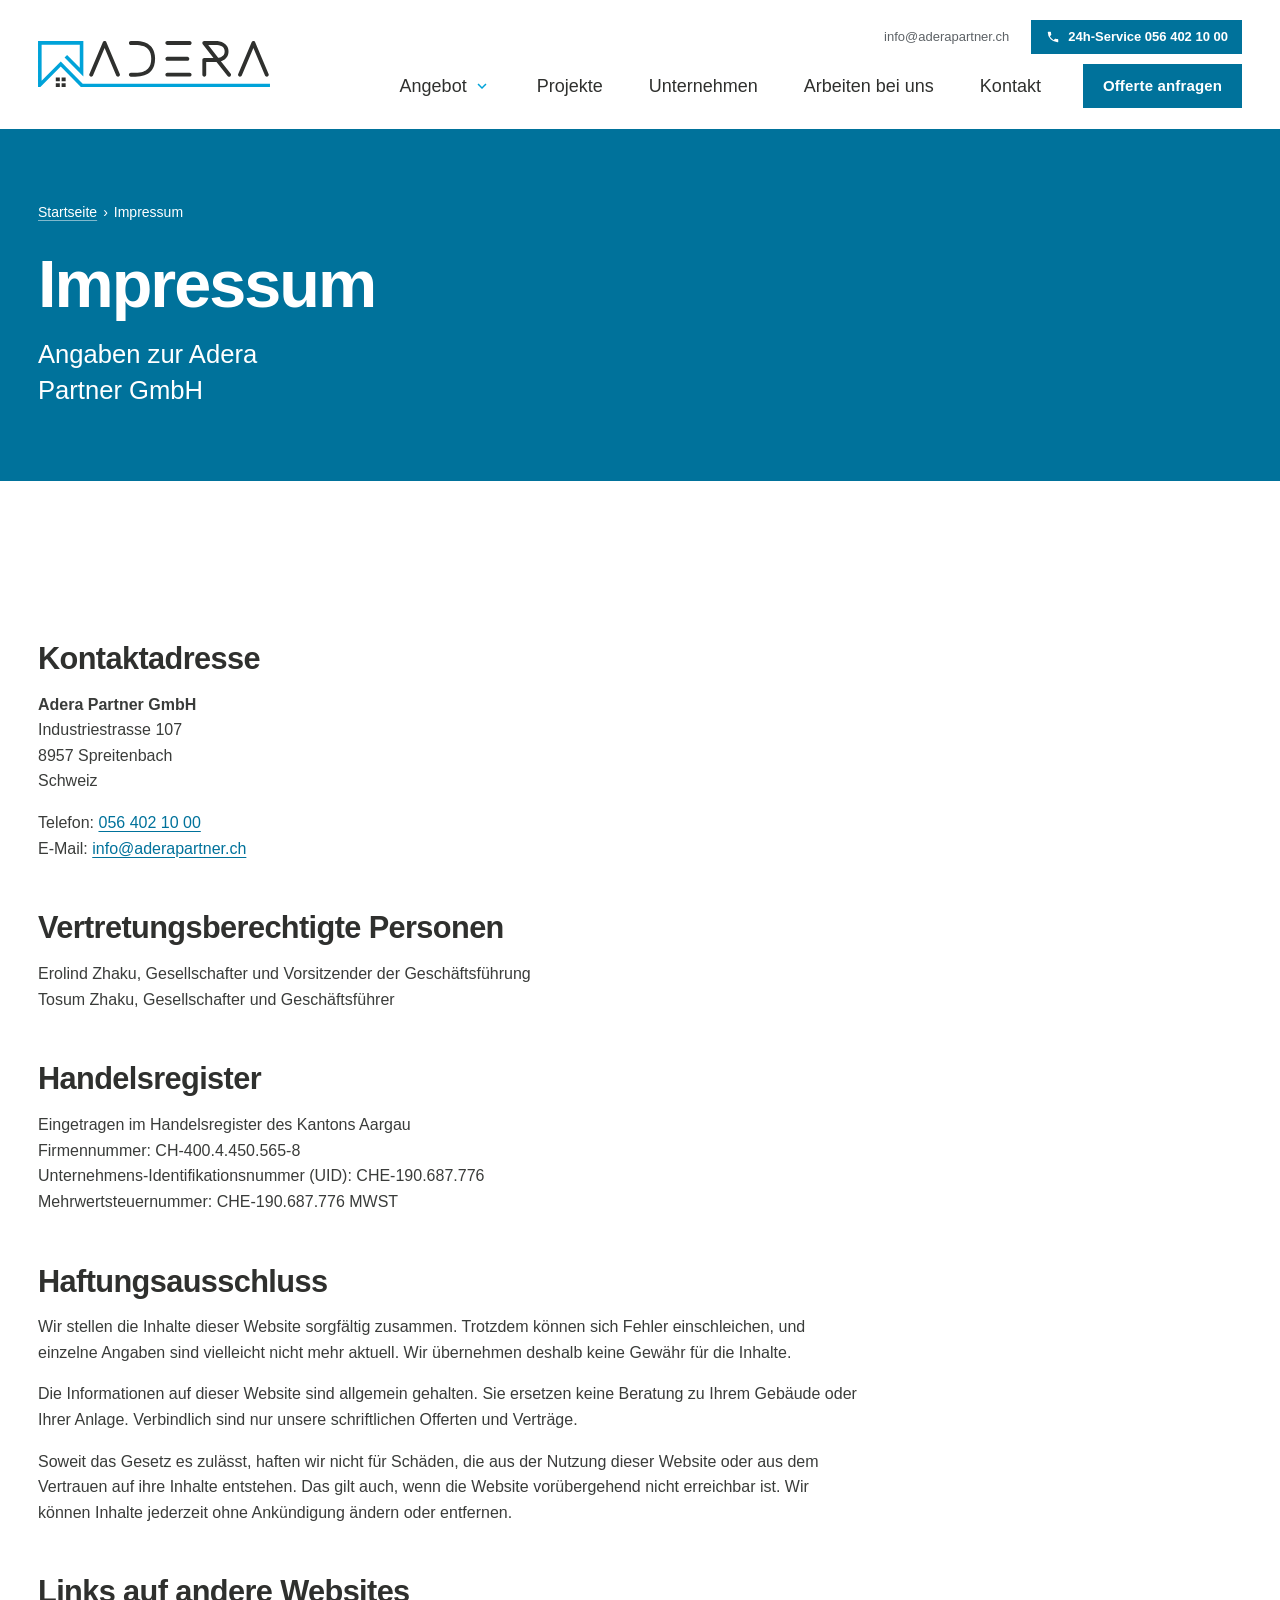
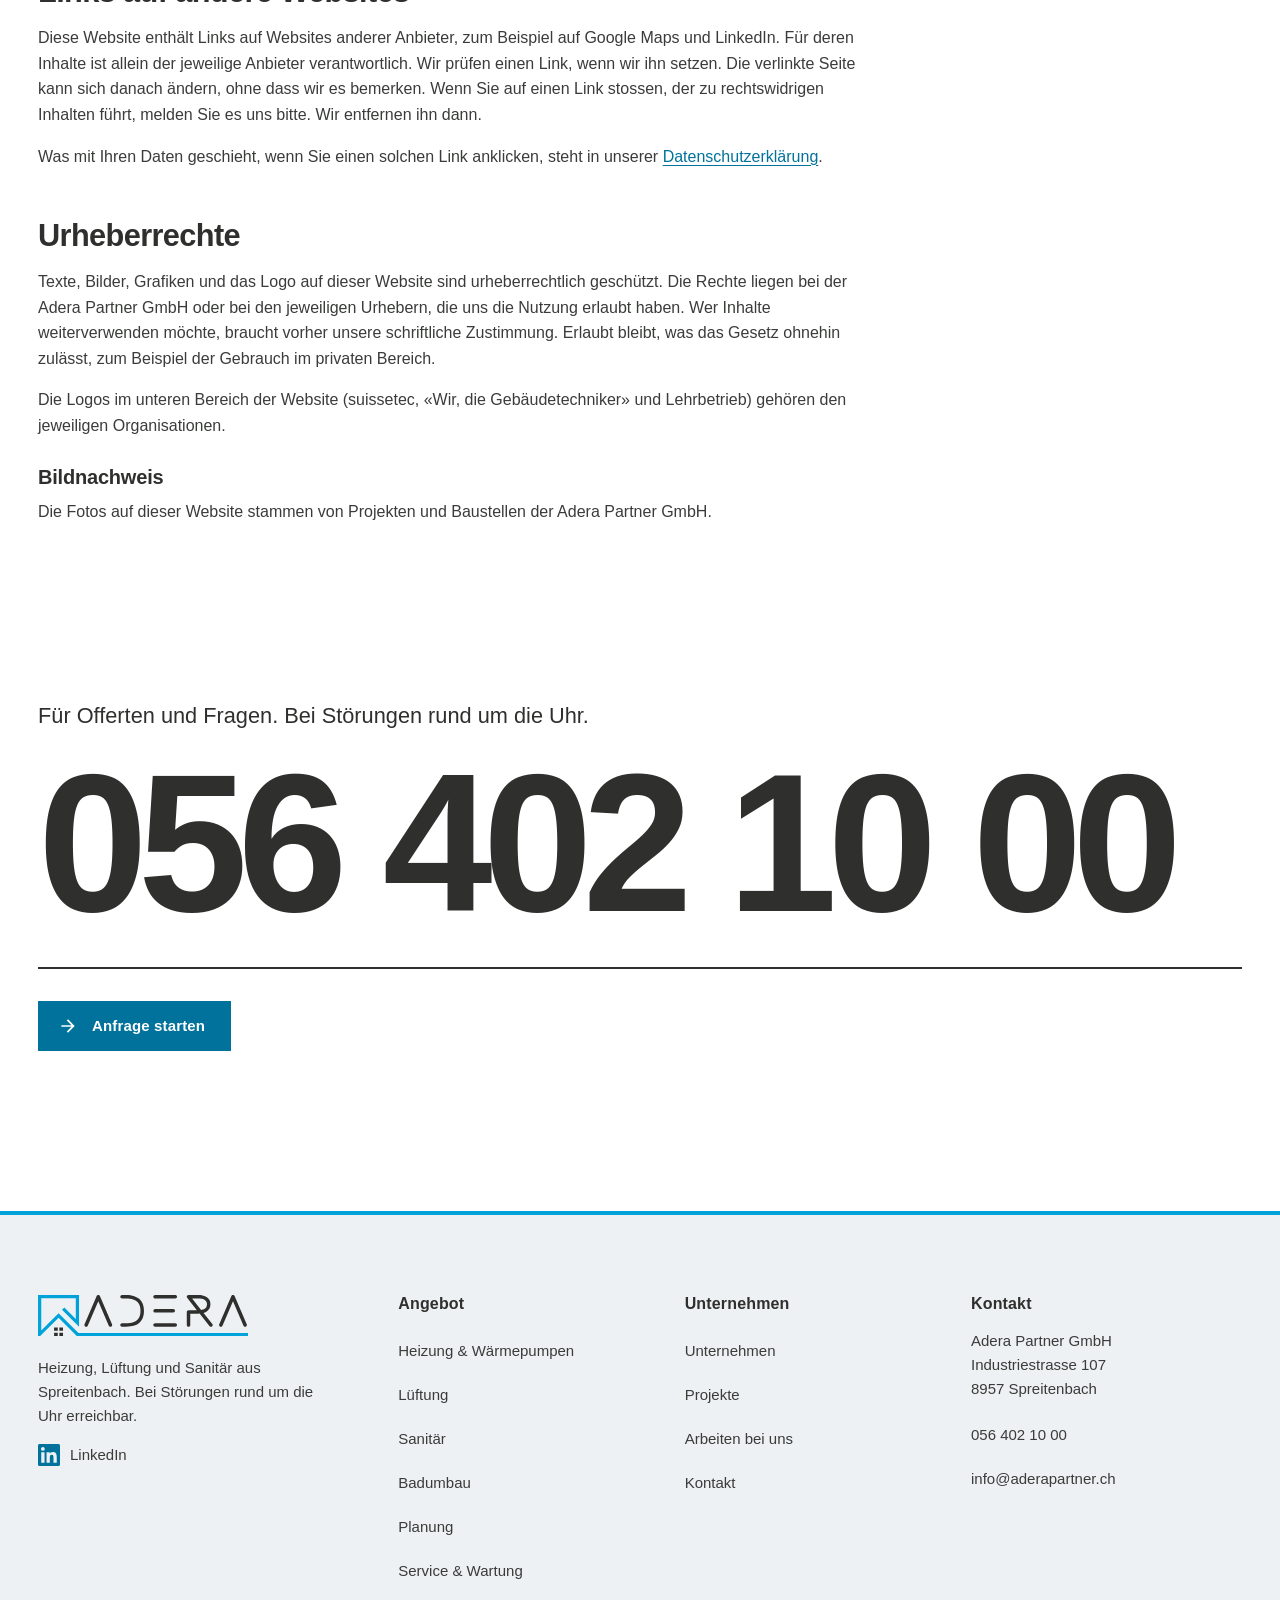
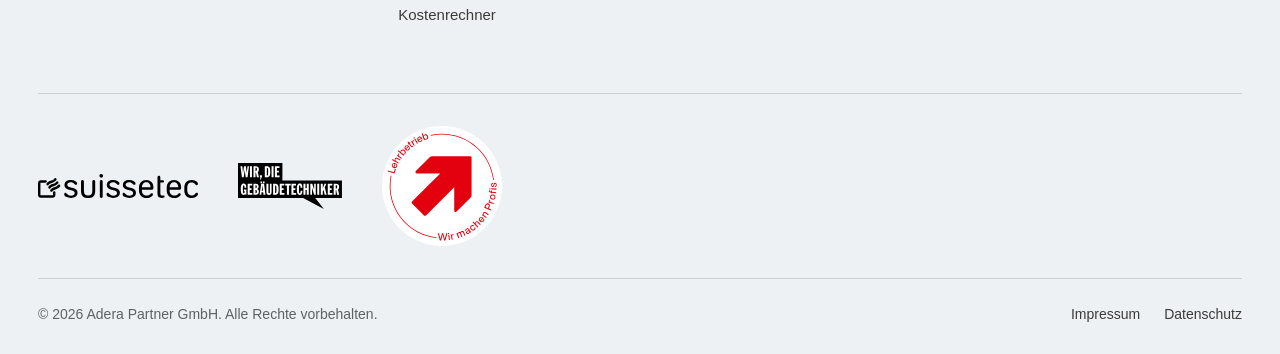
<file: website/impressum.html>
<!doctype html>
<html lang="de-CH">
<head>
  <meta charset="utf-8">
  <meta name="viewport" content="width=device-width, initial-scale=1">
  <title>Impressum | Adera Partner GmbH</title>
  <meta name="description" content="Impressum der Adera Partner GmbH, Industriestrasse 107, 8957 Spreitenbach: Kontaktadresse, Handelsregister, Haftung und Urheberrechte.">
  <link rel="canonical" href="https://www.aderapartner.ch/impressum.html">
  <meta property="og:type" content="website">
  <meta property="og:title" content="Impressum | Adera Partner GmbH">
  <meta property="og:description" content="Kontaktadresse, Handelsregister, Haftung und Urheberrechte der Adera Partner GmbH in Spreitenbach.">
  <meta property="og:image" content="https://www.aderapartner.ch/assets/img/og/og-index.jpg">
  <meta property="og:url" content="https://www.aderapartner.ch/impressum.html">
  <meta property="og:site_name" content="Adera Partner GmbH">
  <meta property="og:locale" content="de_CH">
  <meta property="og:image:width" content="1200">
  <meta property="og:image:height" content="630">
  <meta name="twitter:card" content="summary_large_image">
  <link rel="icon" href="assets/img/favicon.png">
  <link rel="apple-touch-icon" href="assets/img/favicon.png">
  <link rel="stylesheet" href="assets/css/style.css?v=20261127a">
  <!-- JSON-LD: automatisch erzeugt mit werkzeuge/jsonld-einfuegen.py -->
  <script type="application/ld+json">
{
  "@context": "https://schema.org",
  "@graph": [
    {
      "@type": [
        "HVACBusiness",
        "Plumber"
      ],
      "@id": "https://www.aderapartner.ch/#organization",
      "name": "Adera Partner GmbH",
      "legalName": "Adera Partner GmbH",
      "url": "https://www.aderapartner.ch/",
      "logo": {
        "@type": "ImageObject",
        "url": "https://www.aderapartner.ch/assets/img/logo-adera-partner.svg"
      },
      "image": [
        "https://www.aderapartner.ch/assets/img/og/og-index.jpg",
        "https://www.aderapartner.ch/assets/img/service-technik.jpg",
        "https://www.aderapartner.ch/assets/img/heizraum.jpg"
      ],
      "description": "Haustechnik-Betrieb aus Spreitenbach: Heizung, Wärmepumpen, Lüftung, Sanitär, Badumbau, Planung und 24h-Service im Limmattal.",
      "telephone": "+41 56 402 10 00",
      "email": "info@aderapartner.ch",
      "address": {
        "@type": "PostalAddress",
        "streetAddress": "Industriestrasse 107",
        "postalCode": "8957",
        "addressLocality": "Spreitenbach",
        "addressRegion": "AG",
        "addressCountry": "CH"
      },
      "hasMap": "https://www.google.com/maps/search/?api=1&query=Industriestrasse+107%2C+8957+Spreitenbach",
      "areaServed": [
        {
          "@type": "City",
          "name": "Spreitenbach"
        },
        {
          "@type": "Place",
          "name": "Limmattal"
        }
      ],
      "foundingDate": "2022-01",
      "founder": [
        {
          "@type": "Person",
          "name": "Erolind Zhaku"
        },
        {
          "@type": "Person",
          "name": "Tosum Zhaku"
        }
      ],
      "vatID": "CHE-190.687.776 MWST",
      "identifier": {
        "@type": "PropertyValue",
        "propertyID": "UID",
        "value": "CHE-190.687.776"
      },
      "memberOf": {
        "@type": "Organization",
        "name": "suissetec",
        "url": "https://suissetec.ch/"
      },
      "knowsAbout": [
        "Heizung",
        "Wärmepumpen",
        "Heizungsersatz",
        "Lüftung",
        "Komfortlüftung",
        "Sanitär",
        "Badumbau",
        "Haustechnik-Planung",
        "Boiler"
      ],
      "contactPoint": [
        {
          "@type": "ContactPoint",
          "contactType": "customer service",
          "telephone": "+41 56 402 10 00",
          "email": "info@aderapartner.ch",
          "availableLanguage": "de",
          "areaServed": "CH"
        },
        {
          "@type": "ContactPoint",
          "contactType": "emergency",
          "name": "24h-Service bei Störungen",
          "telephone": "+41 56 402 10 00",
          "availableLanguage": "de",
          "areaServed": "CH",
          "hoursAvailable": {
            "@type": "OpeningHoursSpecification",
            "dayOfWeek": [
              "https://schema.org/Monday",
              "https://schema.org/Tuesday",
              "https://schema.org/Wednesday",
              "https://schema.org/Thursday",
              "https://schema.org/Friday",
              "https://schema.org/Saturday",
              "https://schema.org/Sunday"
            ],
            "opens": "00:00",
            "closes": "23:59"
          }
        }
      ],
      "hasOfferCatalog": {
        "@type": "OfferCatalog",
        "name": "Angebot der Adera Partner GmbH",
        "itemListElement": [
          {
            "@type": "Offer",
            "itemOffered": {
              "@type": "Service",
              "@id": "https://www.aderapartner.ch/heizung.html#service",
              "name": "Heizung und Wärmepumpen",
              "url": "https://www.aderapartner.ch/heizung.html"
            }
          },
          {
            "@type": "Offer",
            "itemOffered": {
              "@type": "Service",
              "@id": "https://www.aderapartner.ch/lueftung.html#service",
              "name": "Lüftung",
              "url": "https://www.aderapartner.ch/lueftung.html"
            }
          },
          {
            "@type": "Offer",
            "itemOffered": {
              "@type": "Service",
              "@id": "https://www.aderapartner.ch/sanitaer.html#service",
              "name": "Sanitär",
              "url": "https://www.aderapartner.ch/sanitaer.html"
            }
          },
          {
            "@type": "Offer",
            "itemOffered": {
              "@type": "Service",
              "@id": "https://www.aderapartner.ch/badumbau.html#service",
              "name": "Badumbau",
              "url": "https://www.aderapartner.ch/badumbau.html"
            }
          },
          {
            "@type": "Offer",
            "itemOffered": {
              "@type": "Service",
              "@id": "https://www.aderapartner.ch/planung.html#service",
              "name": "Planung Heizung, Lüftung, Sanitär",
              "url": "https://www.aderapartner.ch/planung.html"
            }
          },
          {
            "@type": "Offer",
            "itemOffered": {
              "@type": "Service",
              "@id": "https://www.aderapartner.ch/service.html#service",
              "name": "Service und Wartung",
              "url": "https://www.aderapartner.ch/service.html"
            }
          }
        ]
      },
      "sameAs": [
        "https://www.linkedin.com/company/adera-partner-gmbh/"
      ]
    },
    {
      "@type": "WebSite",
      "@id": "https://www.aderapartner.ch/#website",
      "url": "https://www.aderapartner.ch/",
      "name": "Adera Partner GmbH",
      "inLanguage": "de-CH",
      "publisher": {
        "@id": "https://www.aderapartner.ch/#organization"
      }
    },
    {
      "@type": "WebPage",
      "@id": "https://www.aderapartner.ch/impressum.html#webpage",
      "url": "https://www.aderapartner.ch/impressum.html",
      "name": "Impressum | Adera Partner GmbH",
      "description": "Impressum der Adera Partner GmbH, Industriestrasse 107, 8957 Spreitenbach: Kontaktadresse, Handelsregister, Haftung und Urheberrechte.",
      "inLanguage": "de-CH",
      "isPartOf": {
        "@id": "https://www.aderapartner.ch/#website"
      },
      "about": {
        "@id": "https://www.aderapartner.ch/#organization"
      },
      "primaryImageOfPage": {
        "@type": "ImageObject",
        "url": "https://www.aderapartner.ch/assets/img/og/og-index.jpg"
      },
      "breadcrumb": {
        "@id": "https://www.aderapartner.ch/impressum.html#breadcrumb"
      }
    },
    {
      "@type": "BreadcrumbList",
      "@id": "https://www.aderapartner.ch/impressum.html#breadcrumb",
      "itemListElement": [
        {
          "@type": "ListItem",
          "position": 1,
          "name": "Startseite",
          "item": "https://www.aderapartner.ch/"
        },
        {
          "@type": "ListItem",
          "position": 2,
          "name": "Impressum",
          "item": "https://www.aderapartner.ch/impressum.html"
        }
      ]
    }
  ]
}
  </script>
  <!-- /JSON-LD -->
</head>
<body>
<a class="skip-link" href="#inhalt">Zum Inhalt springen</a>

<!-- ===== HEADER (auf allen Seiten gleich, nur aria-current anpassen) ===== -->
<header class="site-header">
  <div class="container site-header__inner">
    <a class="brand" href="index.html" aria-label="Adera Partner GmbH – zur Startseite">
      <img src="assets/img/logo-adera-partner.svg" alt="Adera Partner GmbH" width="232" height="45">
    </a>
    <div class="site-header__nav">
      <div class="topbar">
        <a href="mailto:info@aderapartner.ch">info@aderapartner.ch</a>
        <a class="hotline" href="tel:+41564021000"><span class="i i-phone" aria-hidden="true"></span>24h-Service 056 402 10 00</a>
      </div>
      <nav class="mainnav" aria-label="Hauptnavigation">
        <ul>
          <li class="has-dropdown">
            <button type="button" aria-expanded="false" aria-controls="dd-angebot">Angebot <span class="i i-down" aria-hidden="true"></span></button>
            <ul class="dropdown" id="dd-angebot">
              <li><a href="heizung.html"><span class="i i-arrow" aria-hidden="true"></span>Heizung &amp; Wärmepumpen</a></li>
              <li><a href="lueftung.html"><span class="i i-arrow" aria-hidden="true"></span>Lüftung</a></li>
              <li><a href="sanitaer.html"><span class="i i-arrow" aria-hidden="true"></span>Sanitär</a></li>
              <li><a href="badumbau.html"><span class="i i-arrow" aria-hidden="true"></span>Badumbau</a></li>
              <li><a href="planung.html"><span class="i i-arrow" aria-hidden="true"></span>Planung</a></li>
              <li><a href="service.html"><span class="i i-arrow" aria-hidden="true"></span>Service &amp; Wartung</a></li>
              <li><a href="kostenrechner.html"><span class="i i-arrow" aria-hidden="true"></span>Kostenrechner</a></li>
            </ul>
          </li>
          <li><a href="projekte.html">Projekte</a></li>
          <li><a href="unternehmen.html">Unternehmen</a></li>
          <li><a href="jobs.html">Arbeiten bei uns</a></li>
          <li><a href="kontakt.html">Kontakt</a></li>
          <li class="nav-cta"><a class="btn btn--solid btn--sm" href="kontakt.html#formular">Offerte anfragen</a></li>
        </ul>
      </nav>
    </div>
    <div class="header-actions">
      <a class="header-call" href="tel:+41564021000" aria-label="Anrufen: 056 402 10 00"><span class="i i-phone" aria-hidden="true"></span></a>
      <button class="burger" type="button" aria-label="Menü öffnen" aria-expanded="false" aria-controls="mobilenav"><span></span><span></span><span></span></button>
    </div>
  </div>
  <nav class="mobilenav" id="mobilenav" aria-label="Navigation">
    <ul>
      <li>
        <details>
          <summary>Angebot <span class="i i-down" aria-hidden="true"></span></summary>
          <ul>
            <li><a href="heizung.html">Heizung &amp; Wärmepumpen</a></li>
            <li><a href="lueftung.html">Lüftung</a></li>
            <li><a href="sanitaer.html">Sanitär</a></li>
            <li><a href="badumbau.html">Badumbau</a></li>
            <li><a href="planung.html">Planung</a></li>
            <li><a href="service.html">Service &amp; Wartung</a></li>
            <li><a href="kostenrechner.html">Kostenrechner</a></li>
          </ul>
        </details>
      </li>
      <li><a href="projekte.html">Projekte</a></li>
      <li><a href="unternehmen.html">Unternehmen</a></li>
      <li><a href="jobs.html">Arbeiten bei uns</a></li>
      <li><a href="kontakt.html">Kontakt</a></li>
    </ul>
    <div class="mobilenav__contact">
      <a class="btn btn--solid" href="tel:+41564021000"><span class="i i-phone" aria-hidden="true"></span>24h-Service 056 402 10 00</a>
      <a class="btn" href="mailto:info@aderapartner.ch"><span class="i i-mail" aria-hidden="true"></span>info@aderapartner.ch</a>
    </div>
  </nav>
</header>
<!-- ===== /HEADER ===== -->

<main id="inhalt">

  <!-- Seitenkopf (kompakt, ohne Bild) -->
  <section class="hero hero--text" aria-labelledby="page-title">
    <div class="hero__panel">
      <div class="container">
        <nav class="breadcrumb" aria-label="Brotkrümelnavigation">
          <ol>
            <li><a href="index.html">Startseite</a></li>
            <li><span aria-current="page">Impressum</span></li>
          </ol>
        </nav>
        <h1 id="page-title">Impressum</h1>
        <p class="hero__sub">Angaben zur Adera Partner GmbH</p>
      </div>
    </div>
  </section>

  <section class="section section--tight">
    <div class="container">
      <div class="prose">

        <h2>Kontaktadresse</h2>
        <p><strong>Adera Partner GmbH</strong><br>Industriestrasse 107<br>8957 Spreitenbach<br>Schweiz</p>
        <p>Telefon: <a href="tel:+41564021000">056 402 10 00</a><br>E-Mail: <a href="mailto:info@aderapartner.ch">info@aderapartner.ch</a></p>

        <h2>Vertretungs&shy;berechtigte Personen</h2>
        <p>Erolind Zhaku, Gesellschafter und Vorsitzender der Geschäftsführung<br>Tosum Zhaku, Gesellschafter und Geschäftsführer</p>

        <h2>Handelsregister</h2>
        <p>Eingetragen im Handelsregister des Kantons Aargau<br>
          Firmennummer: CH-400.4.450.565-8<br>
          Unternehmens-Identifikationsnummer (UID): CHE-190.687.776<br>
          Mehrwertsteuernummer: CHE-190.687.776 MWST</p>

        <h2>Haftungsausschluss</h2>
        <p>Wir stellen die Inhalte dieser Website sorgfältig zusammen. Trotzdem können sich Fehler einschleichen, und einzelne Angaben sind vielleicht nicht mehr aktuell. Wir übernehmen deshalb keine Gewähr für die Inhalte.</p>
        <p>Die Informationen auf dieser Website sind allgemein gehalten. Sie ersetzen keine Beratung zu Ihrem Gebäude oder Ihrer Anlage. Verbindlich sind nur unsere schriftlichen Offerten und Verträge.</p>
        <p>Soweit das Gesetz es zulässt, haften wir nicht für Schäden, die aus der Nutzung dieser Website oder aus dem Vertrauen auf ihre Inhalte entstehen. Das gilt auch, wenn die Website vorübergehend nicht erreichbar ist. Wir können Inhalte jederzeit ohne Ankündigung ändern oder entfernen.</p>

        <h2>Links auf andere Websites</h2>
        <p>Diese Website enthält Links auf Websites anderer Anbieter, zum Beispiel auf Google Maps und LinkedIn. Für deren Inhalte ist allein der jeweilige Anbieter verantwortlich. Wir prüfen einen Link, wenn wir ihn setzen. Die verlinkte Seite kann sich danach ändern, ohne dass wir es bemerken. Wenn Sie auf einen Link stossen, der zu rechtswidrigen Inhalten führt, melden Sie es uns bitte. Wir entfernen ihn dann.</p>
        <p>Was mit Ihren Daten geschieht, wenn Sie einen solchen Link anklicken, steht in unserer <a href="datenschutz.html">Datenschutzerklärung</a>.</p>

        <h2>Urheberrechte</h2>
        <p>Texte, Bilder, Grafiken und das Logo auf dieser Website sind urheberrechtlich geschützt. Die Rechte liegen bei der Adera Partner GmbH oder bei den jeweiligen Urhebern, die uns die Nutzung erlaubt haben. Wer Inhalte weiterverwenden möchte, braucht vorher unsere schriftliche Zustimmung. Erlaubt bleibt, was das Gesetz ohnehin zulässt, zum Beispiel der Gebrauch im privaten Bereich.</p>
        <p>Die Logos im unteren Bereich der Website (suissetec, «Wir, die Gebäudetechniker» und Lehrbetrieb) gehören den jeweiligen Organisationen.</p>

        <h3>Bildnachweis</h3>
        <p>Die Fotos auf dieser Website stammen von Projekten und Baustellen der Adera Partner GmbH.</p>

      </div>
    </div>
  </section>

</main>

<!-- ===== FOOTER (auf allen Seiten gleich) ===== -->
<footer class="site-footer">
  <div class="container">
    <div class="site-footer__grid">
      <div class="footer-brand">
        <img src="assets/img/logo-adera-partner.svg" alt="Adera Partner GmbH" width="210" height="41" loading="lazy">
        <p>Heizung, Lüftung und Sanitär aus Spreitenbach. Bei Störungen rund um die Uhr erreichbar.</p>
        <a class="social" href="https://www.linkedin.com/company/adera-partner-gmbh/" target="_blank" rel="noopener"><span class="i i-linkedin" aria-hidden="true"></span>LinkedIn</a>
      </div>
      <div>
        <h3>Angebot</h3>
        <ul>
          <li><a href="heizung.html">Heizung &amp; Wärmepumpen</a></li>
          <li><a href="lueftung.html">Lüftung</a></li>
          <li><a href="sanitaer.html">Sanitär</a></li>
          <li><a href="badumbau.html">Badumbau</a></li>
          <li><a href="planung.html">Planung</a></li>
          <li><a href="service.html">Service &amp; Wartung</a></li>
          <li><a href="kostenrechner.html">Kostenrechner</a></li>
        </ul>
      </div>
      <div>
        <h3>Unternehmen</h3>
        <ul>
          <li><a href="unternehmen.html">Unternehmen</a></li>
          <li><a href="projekte.html">Projekte</a></li>
          <li><a href="jobs.html">Arbeiten bei uns</a></li>
          <li><a href="kontakt.html">Kontakt</a></li>
        </ul>
      </div>
      <div>
        <h3>Kontakt</h3>
        <address>Adera Partner GmbH<br>Industriestrasse 107<br>8957 Spreitenbach</address>
        <ul>
          <li><a href="tel:+41564021000">056 402 10 00</a></li>
          <li><a href="mailto:info@aderapartner.ch">info@aderapartner.ch</a></li>
        </ul>
      </div>
    </div>
    <div class="memberships">
      <a class="member-logo" href="https://suissetec.ch/de/home.html" target="_blank" rel="noopener"><img src="assets/img/logo-suissetec.svg" alt="Mitglied bei suissetec" width="160" height="24" loading="lazy"></a>
      <a class="member-logo" href="https://wir-die-gebaeudetechniker.ch/" target="_blank" rel="noopener"><img src="assets/img/logo-wdg.svg" alt="Wir, die Gebäudetechniker" width="99" height="44" loading="lazy"></a>
      <img class="vignette" src="assets/img/vignette-lehrbetrieb.svg" alt="Lehrbetrieb – Wir machen Profis" width="120" height="120" loading="lazy">
    </div>
    <div class="site-footer__bottom">
      <span>© <span data-year>2026</span> Adera Partner GmbH. Alle Rechte vorbehalten.</span>
      <ul>
        <li><a href="impressum.html" aria-current="page">Impressum</a></li>
        <li><a href="datenschutz.html">Datenschutz</a></li>
      </ul>
    </div>
  </div>
</footer>
<!-- ===== /FOOTER ===== -->

<script src="assets/js/main.js?v=20261127a" defer></script>
</body>
</html>
</file>
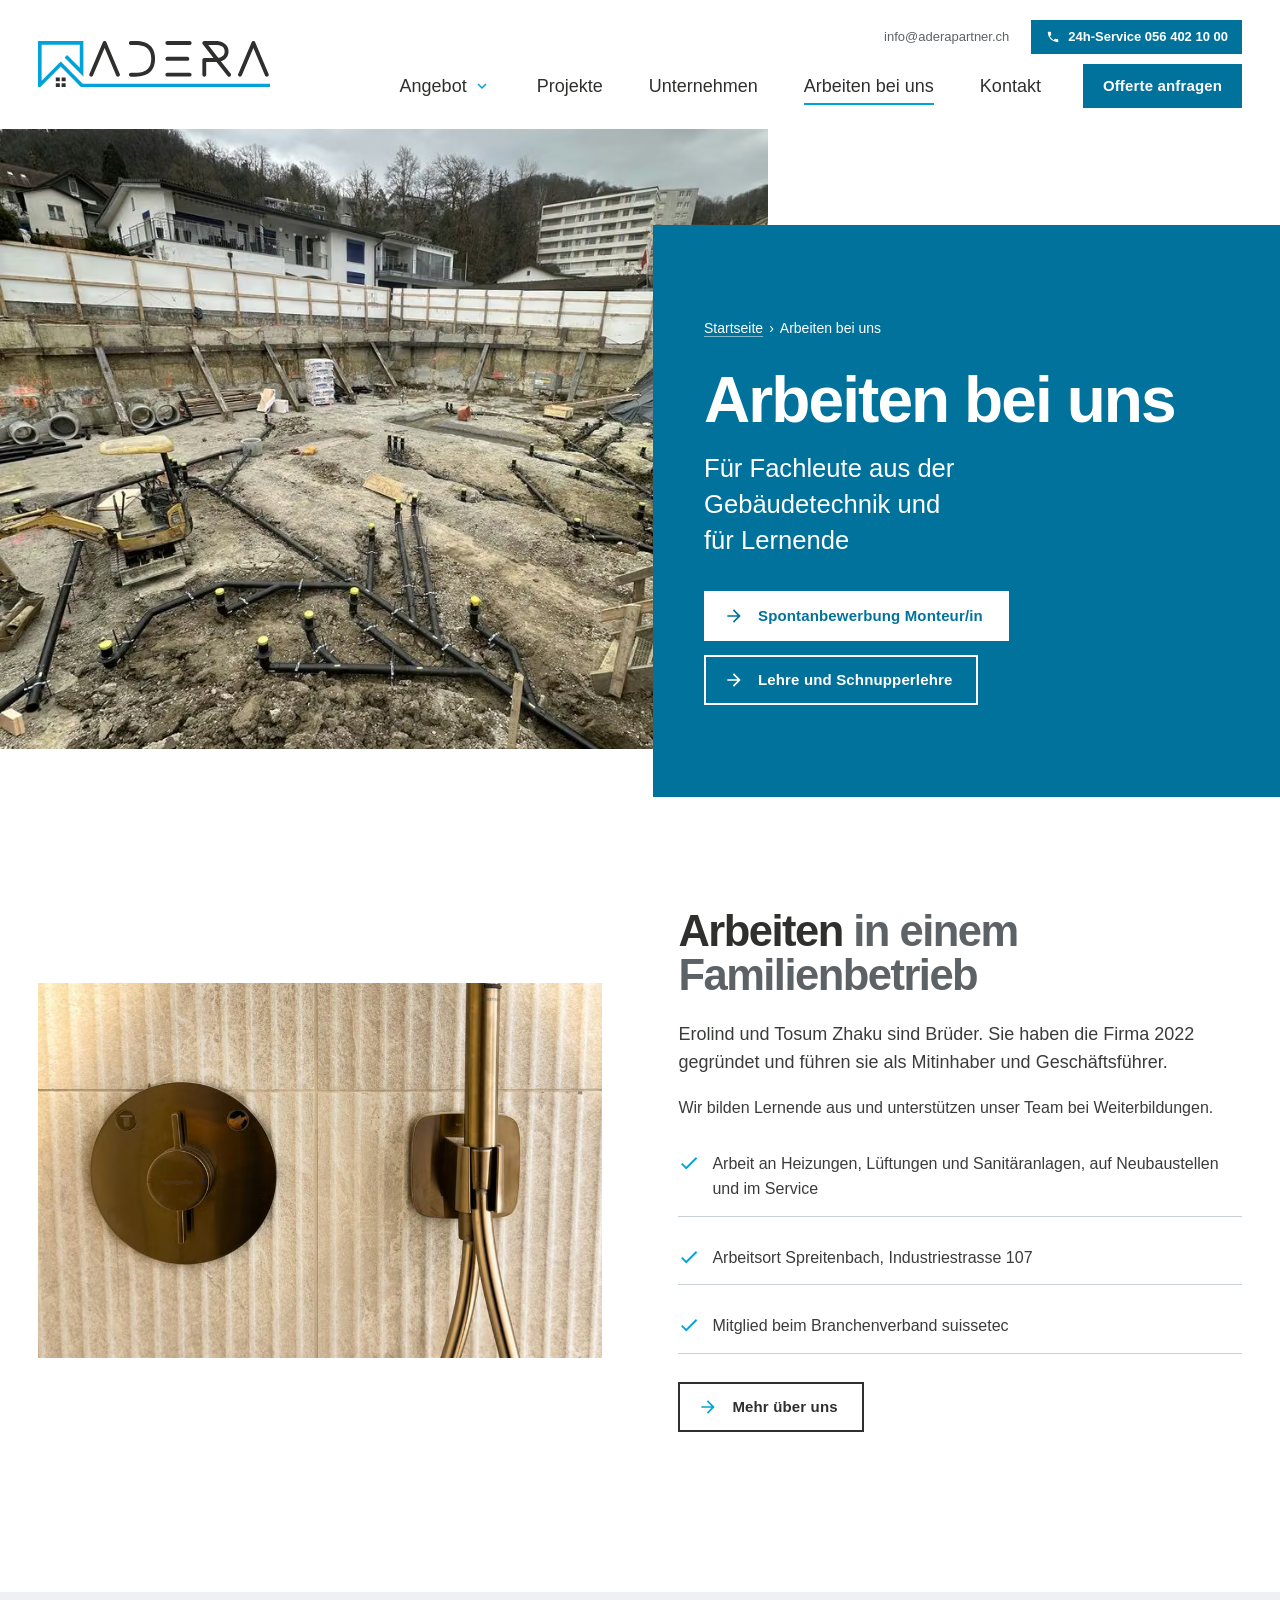
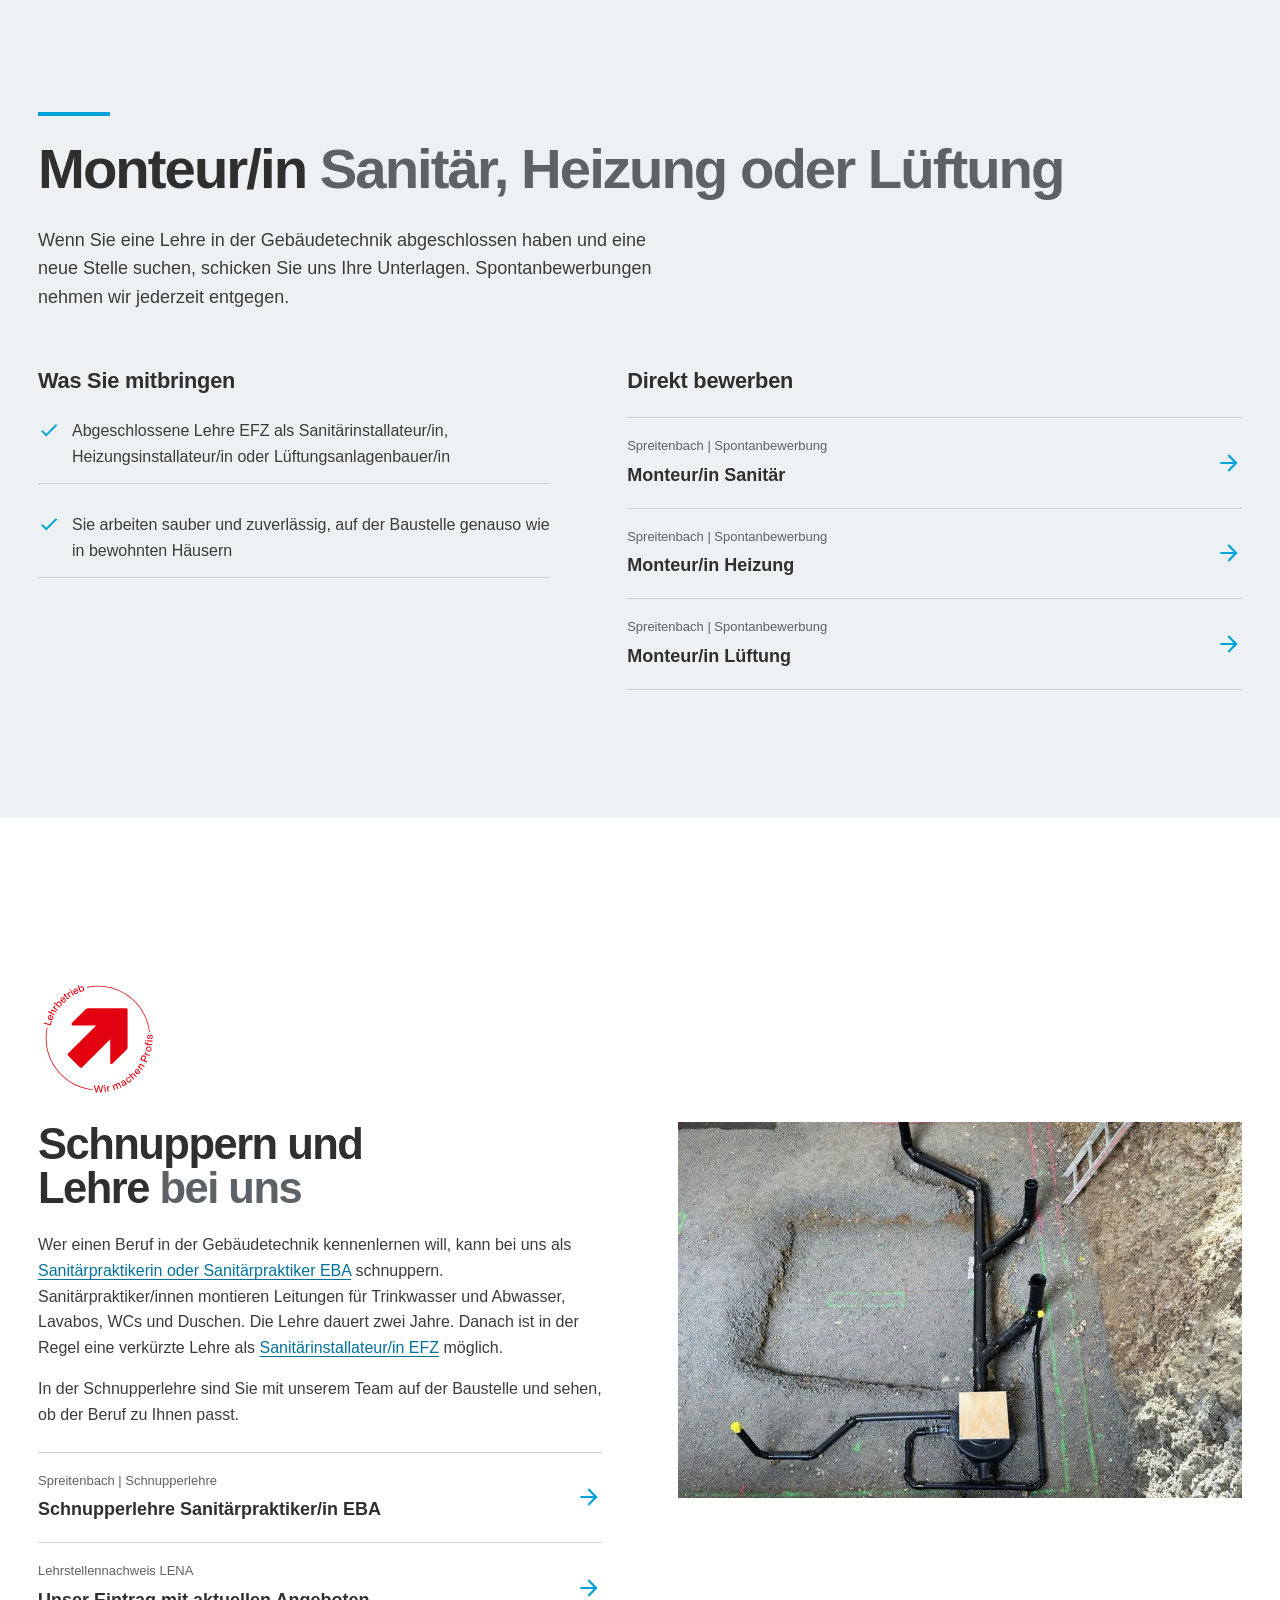
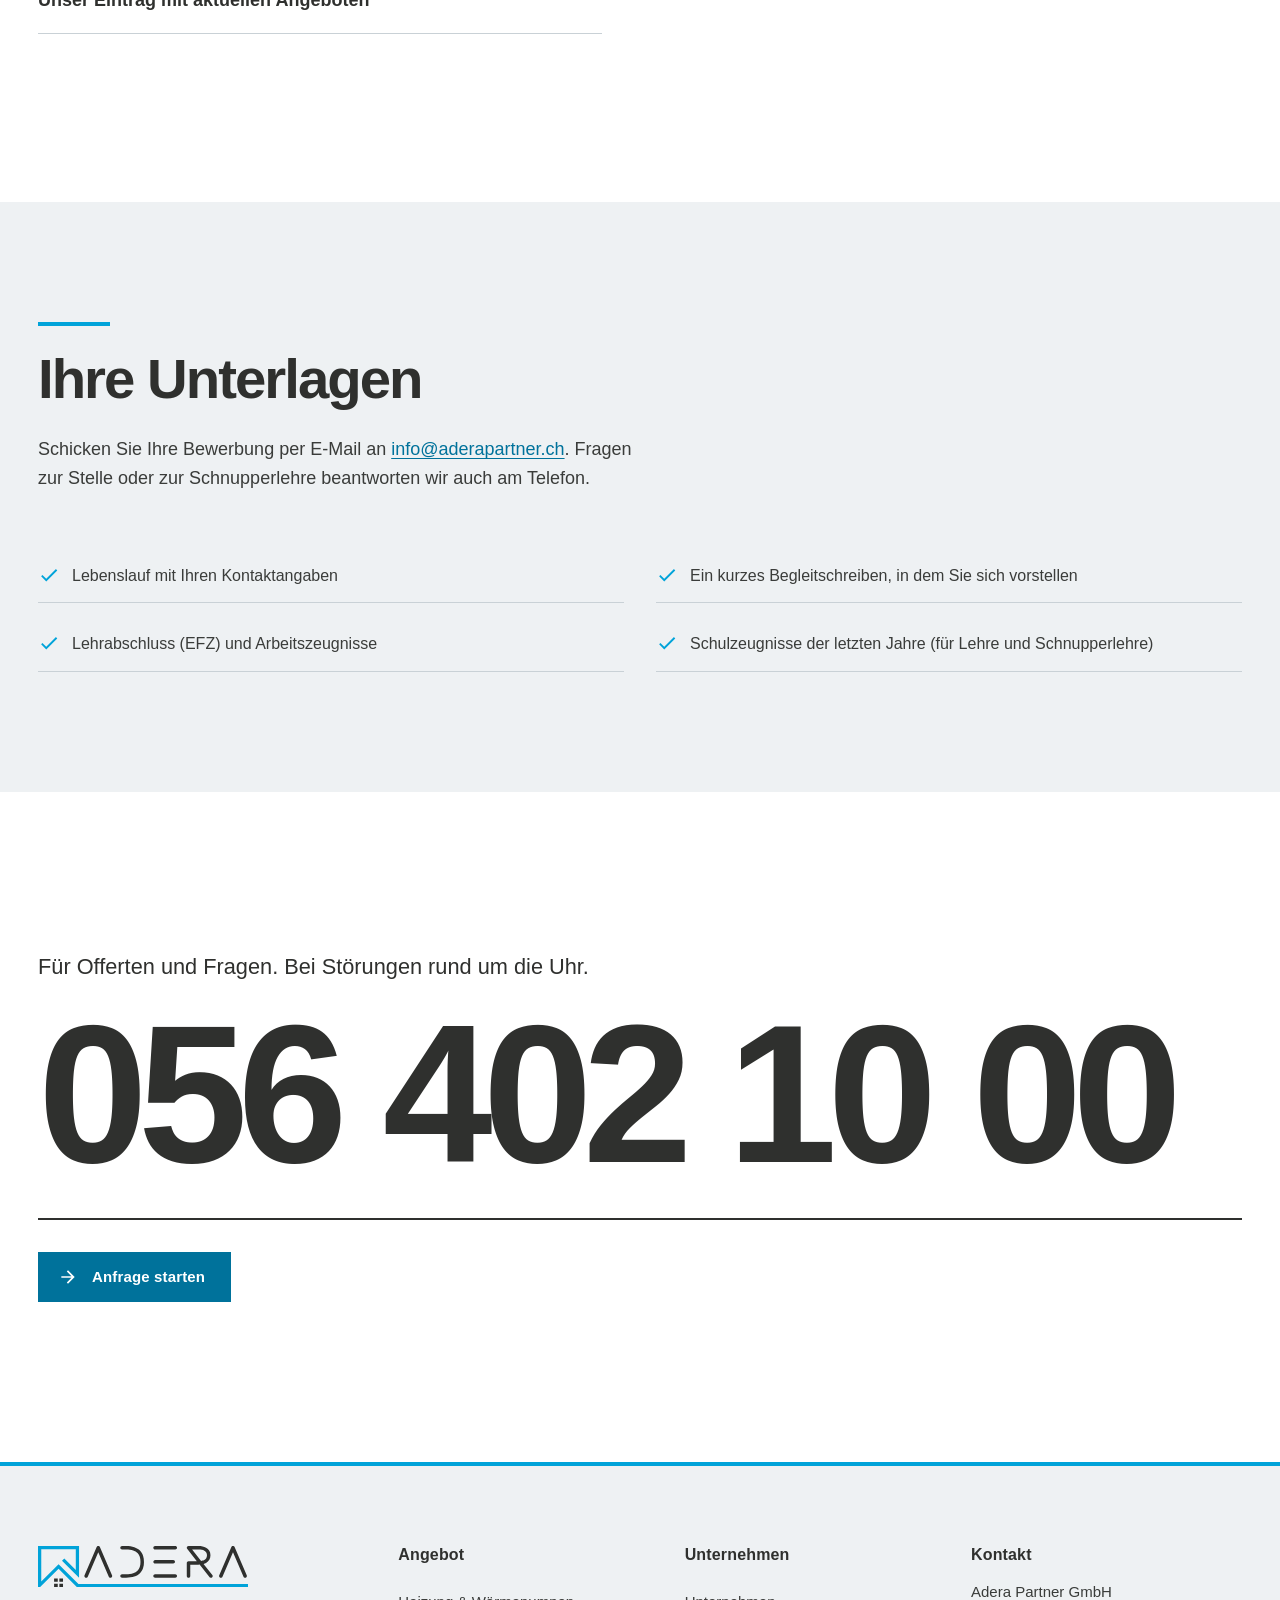
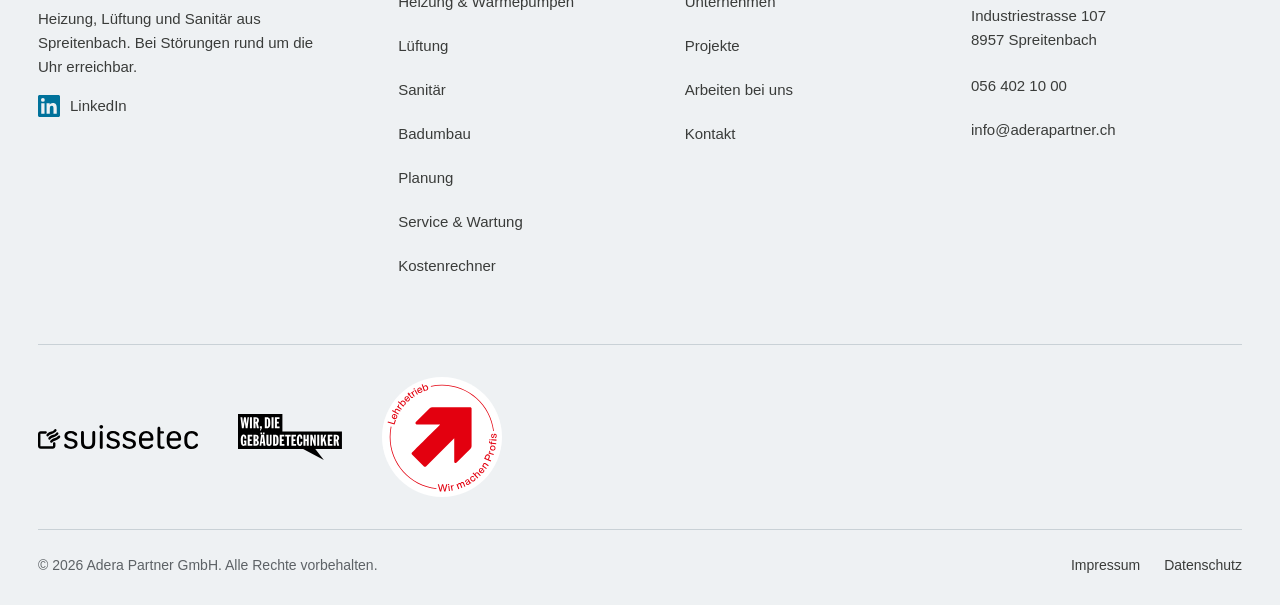
<file: website/jobs.html>
<!doctype html>
<html lang="de-CH">
<head>
  <meta charset="utf-8">
  <meta name="viewport" content="width=device-width, initial-scale=1">
  <title>Jobs und Schnupperlehre | Adera Partner GmbH, Spreitenbach</title>
  <meta name="description" content="Spontanbewerbung als Monteur/in Sanitär, Heizung oder Lüftung sowie Schnupperlehre als Sanitärpraktiker/in EBA in Spreitenbach.">
  <link rel="canonical" href="https://www.aderapartner.ch/jobs.html">
  <meta property="og:type" content="website">
  <meta property="og:title" content="Jobs und Schnupperlehre | Adera Partner GmbH, Spreitenbach">
  <meta property="og:description" content="Spontanbewerbung als Monteur/in Sanitär, Heizung oder Lüftung sowie Schnupperlehre als Sanitärpraktiker/in EBA in Spreitenbach.">
  <meta property="og:image" content="https://www.aderapartner.ch/assets/img/og/og-jobs.jpg">
  <meta property="og:url" content="https://www.aderapartner.ch/jobs.html">
  <meta property="og:site_name" content="Adera Partner GmbH">
  <meta property="og:locale" content="de_CH">
  <meta property="og:image:width" content="1200">
  <meta property="og:image:height" content="630">
  <meta name="twitter:card" content="summary_large_image">
  <link rel="icon" href="assets/img/favicon.png">
  <link rel="apple-touch-icon" href="assets/img/favicon.png">
  <link rel="stylesheet" href="assets/css/style.css?v=20261127a">
  <!-- JSON-LD: automatisch erzeugt mit werkzeuge/jsonld-einfuegen.py -->
  <script type="application/ld+json">
{
  "@context": "https://schema.org",
  "@graph": [
    {
      "@type": [
        "HVACBusiness",
        "Plumber"
      ],
      "@id": "https://www.aderapartner.ch/#organization",
      "name": "Adera Partner GmbH",
      "legalName": "Adera Partner GmbH",
      "url": "https://www.aderapartner.ch/",
      "logo": {
        "@type": "ImageObject",
        "url": "https://www.aderapartner.ch/assets/img/logo-adera-partner.svg"
      },
      "image": [
        "https://www.aderapartner.ch/assets/img/og/og-index.jpg",
        "https://www.aderapartner.ch/assets/img/service-technik.jpg",
        "https://www.aderapartner.ch/assets/img/heizraum.jpg"
      ],
      "description": "Haustechnik-Betrieb aus Spreitenbach: Heizung, Wärmepumpen, Lüftung, Sanitär, Badumbau, Planung und 24h-Service im Limmattal.",
      "telephone": "+41 56 402 10 00",
      "email": "info@aderapartner.ch",
      "address": {
        "@type": "PostalAddress",
        "streetAddress": "Industriestrasse 107",
        "postalCode": "8957",
        "addressLocality": "Spreitenbach",
        "addressRegion": "AG",
        "addressCountry": "CH"
      },
      "hasMap": "https://www.google.com/maps/search/?api=1&query=Industriestrasse+107%2C+8957+Spreitenbach",
      "areaServed": [
        {
          "@type": "City",
          "name": "Spreitenbach"
        },
        {
          "@type": "Place",
          "name": "Limmattal"
        }
      ],
      "foundingDate": "2022-01",
      "founder": [
        {
          "@type": "Person",
          "name": "Erolind Zhaku"
        },
        {
          "@type": "Person",
          "name": "Tosum Zhaku"
        }
      ],
      "vatID": "CHE-190.687.776 MWST",
      "identifier": {
        "@type": "PropertyValue",
        "propertyID": "UID",
        "value": "CHE-190.687.776"
      },
      "memberOf": {
        "@type": "Organization",
        "name": "suissetec",
        "url": "https://suissetec.ch/"
      },
      "knowsAbout": [
        "Heizung",
        "Wärmepumpen",
        "Heizungsersatz",
        "Lüftung",
        "Komfortlüftung",
        "Sanitär",
        "Badumbau",
        "Haustechnik-Planung",
        "Boiler"
      ],
      "contactPoint": [
        {
          "@type": "ContactPoint",
          "contactType": "customer service",
          "telephone": "+41 56 402 10 00",
          "email": "info@aderapartner.ch",
          "availableLanguage": "de",
          "areaServed": "CH"
        },
        {
          "@type": "ContactPoint",
          "contactType": "emergency",
          "name": "24h-Service bei Störungen",
          "telephone": "+41 56 402 10 00",
          "availableLanguage": "de",
          "areaServed": "CH",
          "hoursAvailable": {
            "@type": "OpeningHoursSpecification",
            "dayOfWeek": [
              "https://schema.org/Monday",
              "https://schema.org/Tuesday",
              "https://schema.org/Wednesday",
              "https://schema.org/Thursday",
              "https://schema.org/Friday",
              "https://schema.org/Saturday",
              "https://schema.org/Sunday"
            ],
            "opens": "00:00",
            "closes": "23:59"
          }
        }
      ],
      "hasOfferCatalog": {
        "@type": "OfferCatalog",
        "name": "Angebot der Adera Partner GmbH",
        "itemListElement": [
          {
            "@type": "Offer",
            "itemOffered": {
              "@type": "Service",
              "@id": "https://www.aderapartner.ch/heizung.html#service",
              "name": "Heizung und Wärmepumpen",
              "url": "https://www.aderapartner.ch/heizung.html"
            }
          },
          {
            "@type": "Offer",
            "itemOffered": {
              "@type": "Service",
              "@id": "https://www.aderapartner.ch/lueftung.html#service",
              "name": "Lüftung",
              "url": "https://www.aderapartner.ch/lueftung.html"
            }
          },
          {
            "@type": "Offer",
            "itemOffered": {
              "@type": "Service",
              "@id": "https://www.aderapartner.ch/sanitaer.html#service",
              "name": "Sanitär",
              "url": "https://www.aderapartner.ch/sanitaer.html"
            }
          },
          {
            "@type": "Offer",
            "itemOffered": {
              "@type": "Service",
              "@id": "https://www.aderapartner.ch/badumbau.html#service",
              "name": "Badumbau",
              "url": "https://www.aderapartner.ch/badumbau.html"
            }
          },
          {
            "@type": "Offer",
            "itemOffered": {
              "@type": "Service",
              "@id": "https://www.aderapartner.ch/planung.html#service",
              "name": "Planung Heizung, Lüftung, Sanitär",
              "url": "https://www.aderapartner.ch/planung.html"
            }
          },
          {
            "@type": "Offer",
            "itemOffered": {
              "@type": "Service",
              "@id": "https://www.aderapartner.ch/service.html#service",
              "name": "Service und Wartung",
              "url": "https://www.aderapartner.ch/service.html"
            }
          }
        ]
      },
      "sameAs": [
        "https://www.linkedin.com/company/adera-partner-gmbh/"
      ]
    },
    {
      "@type": "WebSite",
      "@id": "https://www.aderapartner.ch/#website",
      "url": "https://www.aderapartner.ch/",
      "name": "Adera Partner GmbH",
      "inLanguage": "de-CH",
      "publisher": {
        "@id": "https://www.aderapartner.ch/#organization"
      }
    },
    {
      "@type": "WebPage",
      "@id": "https://www.aderapartner.ch/jobs.html#webpage",
      "url": "https://www.aderapartner.ch/jobs.html",
      "name": "Jobs und Schnupperlehre | Adera Partner GmbH, Spreitenbach",
      "description": "Spontanbewerbung als Monteur/in Sanitär, Heizung oder Lüftung sowie Schnupperlehre als Sanitärpraktiker/in EBA in Spreitenbach.",
      "inLanguage": "de-CH",
      "isPartOf": {
        "@id": "https://www.aderapartner.ch/#website"
      },
      "about": {
        "@id": "https://www.aderapartner.ch/#organization"
      },
      "primaryImageOfPage": {
        "@type": "ImageObject",
        "url": "https://www.aderapartner.ch/assets/img/baustelle-grundleitungen.jpg"
      },
      "breadcrumb": {
        "@id": "https://www.aderapartner.ch/jobs.html#breadcrumb"
      }
    },
    {
      "@type": "BreadcrumbList",
      "@id": "https://www.aderapartner.ch/jobs.html#breadcrumb",
      "itemListElement": [
        {
          "@type": "ListItem",
          "position": 1,
          "name": "Startseite",
          "item": "https://www.aderapartner.ch/"
        },
        {
          "@type": "ListItem",
          "position": 2,
          "name": "Arbeiten bei uns",
          "item": "https://www.aderapartner.ch/jobs.html"
        }
      ]
    }
  ]
}
  </script>
  <!-- /JSON-LD -->
</head>
<body>
<a class="skip-link" href="#inhalt">Zum Inhalt springen</a>

<!-- ===== HEADER (auf allen Seiten gleich, nur aria-current anpassen) ===== -->
<header class="site-header">
  <div class="container site-header__inner">
    <a class="brand" href="index.html" aria-label="Adera Partner GmbH – zur Startseite">
      <img src="assets/img/logo-adera-partner.svg" alt="Adera Partner GmbH" width="232" height="45">
    </a>
    <div class="site-header__nav">
      <div class="topbar">
        <a href="mailto:info@aderapartner.ch">info@aderapartner.ch</a>
        <a class="hotline" href="tel:+41564021000"><span class="i i-phone" aria-hidden="true"></span>24h-Service 056 402 10 00</a>
      </div>
      <nav class="mainnav" aria-label="Hauptnavigation">
        <ul>
          <li class="has-dropdown">
            <button type="button" aria-expanded="false" aria-controls="dd-angebot">Angebot <span class="i i-down" aria-hidden="true"></span></button>
            <ul class="dropdown" id="dd-angebot">
              <li><a href="heizung.html"><span class="i i-arrow" aria-hidden="true"></span>Heizung &amp; Wärmepumpen</a></li>
              <li><a href="lueftung.html"><span class="i i-arrow" aria-hidden="true"></span>Lüftung</a></li>
              <li><a href="sanitaer.html"><span class="i i-arrow" aria-hidden="true"></span>Sanitär</a></li>
              <li><a href="badumbau.html"><span class="i i-arrow" aria-hidden="true"></span>Badumbau</a></li>
              <li><a href="planung.html"><span class="i i-arrow" aria-hidden="true"></span>Planung</a></li>
              <li><a href="service.html"><span class="i i-arrow" aria-hidden="true"></span>Service &amp; Wartung</a></li>
              <li><a href="kostenrechner.html"><span class="i i-arrow" aria-hidden="true"></span>Kostenrechner</a></li>
            </ul>
          </li>
          <li><a href="projekte.html">Projekte</a></li>
          <li><a href="unternehmen.html">Unternehmen</a></li>
          <li><a href="jobs.html" aria-current="page">Arbeiten bei uns</a></li>
          <li><a href="kontakt.html">Kontakt</a></li>
          <li class="nav-cta"><a class="btn btn--solid btn--sm" href="kontakt.html#formular">Offerte anfragen</a></li>
        </ul>
      </nav>
    </div>
    <div class="header-actions">
      <a class="header-call" href="tel:+41564021000" aria-label="Anrufen: 056 402 10 00"><span class="i i-phone" aria-hidden="true"></span></a>
      <button class="burger" type="button" aria-label="Menü öffnen" aria-expanded="false" aria-controls="mobilenav"><span></span><span></span><span></span></button>
    </div>
  </div>
  <nav class="mobilenav" id="mobilenav" aria-label="Navigation">
    <ul>
      <li>
        <details>
          <summary>Angebot <span class="i i-down" aria-hidden="true"></span></summary>
          <ul>
            <li><a href="heizung.html">Heizung &amp; Wärmepumpen</a></li>
            <li><a href="lueftung.html">Lüftung</a></li>
            <li><a href="sanitaer.html">Sanitär</a></li>
            <li><a href="badumbau.html">Badumbau</a></li>
            <li><a href="planung.html">Planung</a></li>
            <li><a href="service.html">Service &amp; Wartung</a></li>
            <li><a href="kostenrechner.html">Kostenrechner</a></li>
          </ul>
        </details>
      </li>
      <li><a href="projekte.html">Projekte</a></li>
      <li><a href="unternehmen.html">Unternehmen</a></li>
      <li><a href="jobs.html" aria-current="page">Arbeiten bei uns</a></li>
      <li><a href="kontakt.html">Kontakt</a></li>
    </ul>
    <div class="mobilenav__contact">
      <a class="btn btn--solid" href="tel:+41564021000"><span class="i i-phone" aria-hidden="true"></span>24h-Service 056 402 10 00</a>
      <a class="btn" href="mailto:info@aderapartner.ch"><span class="i i-mail" aria-hidden="true"></span>info@aderapartner.ch</a>
    </div>
  </nav>
</header>
<!-- ===== /HEADER ===== -->

<main id="inhalt">

  <!-- Hero -->
  <section class="hero hero--page" aria-labelledby="hero-title">
    <div class="hero__media">
      <picture><source type="image/avif" srcset="assets/img/baustelle-grundleitungen-600.avif 600w, assets/img/baustelle-grundleitungen-900.avif 900w, assets/img/baustelle-grundleitungen-1200.avif 1200w, assets/img/baustelle-grundleitungen.avif 1500w" sizes="(max-width: 960px) 100vw, 60vw"><img srcset="assets/img/baustelle-grundleitungen-600.jpg 600w, assets/img/baustelle-grundleitungen-900.jpg 900w, assets/img/baustelle-grundleitungen-1200.jpg 1200w, assets/img/baustelle-grundleitungen.jpg 1500w" sizes="(max-width: 960px) 100vw, 60vw" src="assets/img/baustelle-grundleitungen.jpg" alt="Neubau-Baustelle mit verlegten Abwasser-Grundleitungen" width="1500" height="2000" fetchpriority="high" style="object-position: 50% 45%"></picture>
    </div>
    <div class="hero__panel">
      <nav class="breadcrumb" aria-label="Brotkrümelnavigation">
        <ol><li><a href="index.html">Startseite</a></li><li><span aria-current="page">Arbeiten bei uns</span></li></ol>
      </nav>
      <h1 id="hero-title">Arbeiten bei uns</h1>
      <p class="hero__sub">Für Fachleute aus der Gebäudetechnik und für Lernende</p>
      <div class="btn-stack">
        <a class="btn btn--light" href="#spontan"><span class="i i-arrow" aria-hidden="true"></span>Spontanbewerbung Monteur/in</a>
        <a class="btn btn--light" href="#lehre"><span class="i i-arrow" aria-hidden="true"></span>Lehre und Schnupperlehre</a>
      </div>
    </div>
  </section>

  <!-- Betrieb -->
  <section class="section" aria-labelledby="team-title">
    <div class="container">
      <div class="feature">
        <div class="feature__media">
          <picture><source type="image/avif" srcset="assets/img/dusche-armatur-bronze-600.avif 600w, assets/img/dusche-armatur-bronze-900.avif 900w, assets/img/dusche-armatur-bronze.avif 1125w" sizes="(max-width: 960px) 100vw, 50vw"><img srcset="assets/img/dusche-armatur-bronze-600.jpg 600w, assets/img/dusche-armatur-bronze-900.jpg 900w, assets/img/dusche-armatur-bronze.jpg 1125w" sizes="(max-width: 960px) 100vw, 50vw" src="assets/img/dusche-armatur-bronze.jpg" alt="Bronzefarbene Duscharmatur mit Handbrause vor gerillten Platten" width="1125" height="2000" loading="lazy" style="object-position: 50% 56%"></picture>
        </div>
        <div>
          <h2 id="team-title">Arbeiten <span class="soft">in einem Familien&shy;betrieb</span></h2>
          <p class="lead">Erolind und Tosum Zhaku sind Brüder. Sie haben die Firma 2022 gegründet und führen sie als Mitinhaber und Geschäftsführer.</p>
          <p>Wir bilden Lernende aus und unterstützen unser Team bei Weiterbildungen.</p>
          <ul class="checklist checklist--one">
            <li><span class="i i-check" aria-hidden="true"></span><span>Arbeit an Heizungen, Lüftungen und Sanitäranlagen, auf Neubaustellen und im Service</span></li>
            <li><span class="i i-check" aria-hidden="true"></span><span>Arbeitsort Spreitenbach, Industriestrasse 107</span></li>
            <li><span class="i i-check" aria-hidden="true"></span><span>Mitglied beim Branchenverband suissetec</span></li>
          </ul>
          <div class="btn-row">
            <a class="btn" href="unternehmen.html"><span class="i i-arrow" aria-hidden="true"></span>Mehr über uns</a>
          </div>
        </div>
      </div>
    </div>
  </section>

  <!-- Spontanbewerbung -->
  <section class="section section--grey" id="spontan" aria-labelledby="spontan-title">
    <div class="container">
      <div class="section-head">
        <h2 id="spontan-title">Monteur/in <span class="soft">Sanitär, Heizung oder Lüftung</span></h2>
        <p class="lead">Wenn Sie eine Lehre in der Gebäudetechnik abgeschlossen haben und eine neue Stelle suchen, schicken Sie uns Ihre Unterlagen. Spontanbewerbungen nehmen wir jederzeit entgegen.</p>
      </div>
      <div class="intro">
        <div>
          <h3>Was Sie mitbringen</h3>
          <ul class="checklist checklist--one">
            <li><span class="i i-check" aria-hidden="true"></span><span>Abgeschlossene Lehre EFZ als Sanitärinstallateur/in, Heizungsinstallateur/in oder Lüftungsanlagenbauer/in</span></li>
            <li><span class="i i-check" aria-hidden="true"></span><span>Sie arbeiten sauber und zuverlässig, auf der Baustelle genauso wie in bewohnten Häusern</span></li>
          </ul>
        </div>
        <div>
          <h3>Direkt bewerben</h3>
          <ul class="joblist">
            <li><a href="mailto:info@aderapartner.ch?subject=Spontanbewerbung%20Monteur%2Fin%20Sanit%C3%A4r"><span><small>Spreitenbach | Spontanbewerbung</small><strong>Monteur/in Sanitär</strong></span><span class="i i-arrow" aria-hidden="true"></span></a></li>
            <li><a href="mailto:info@aderapartner.ch?subject=Spontanbewerbung%20Monteur%2Fin%20Heizung"><span><small>Spreitenbach | Spontanbewerbung</small><strong>Monteur/in Heizung</strong></span><span class="i i-arrow" aria-hidden="true"></span></a></li>
            <li><a href="mailto:info@aderapartner.ch?subject=Spontanbewerbung%20Monteur%2Fin%20L%C3%BCftung"><span><small>Spreitenbach | Spontanbewerbung</small><strong>Monteur/in Lüftung</strong></span><span class="i i-arrow" aria-hidden="true"></span></a></li>
          </ul>
        </div>
      </div>
    </div>
  </section>

  <!-- Lehre und Schnupperlehre -->
  <section class="section" id="lehre" aria-labelledby="lehre-title">
    <div class="container">
      <div class="feature feature--reverse">
        <div class="feature__media">
          <picture><source type="image/avif" srcset="assets/img/baugrube-leitungen-600.avif 600w, assets/img/baugrube-leitungen-900.avif 900w, assets/img/baugrube-leitungen-1200.avif 1200w, assets/img/baugrube-leitungen.avif 1500w" sizes="(max-width: 960px) 100vw, 50vw"><img srcset="assets/img/baugrube-leitungen-600.jpg 600w, assets/img/baugrube-leitungen-900.jpg 900w, assets/img/baugrube-leitungen-1200.jpg 1200w, assets/img/baugrube-leitungen.jpg 1500w" sizes="(max-width: 960px) 100vw, 50vw" src="assets/img/baugrube-leitungen.jpg" alt="Schwarze Abwasser-Grundleitungen mit Schacht in einer Baugrube" width="1500" height="2000" loading="lazy" style="object-position: 50% 55%"></picture>
        </div>
        <div>
          <img class="vignette" src="assets/img/vignette-lehrbetrieb.svg" alt="Lehrbetrieb – Wir machen Profis" width="120" height="120" loading="lazy">
          <h2 id="lehre-title">Schnuppern und Lehre <span class="soft">bei uns</span></h2>
          <p>Wer einen Beruf in der Gebäudetechnik kennenlernen will, kann bei uns als <a href="https://www.berufsberatung.ch/de/berufe/sanitaerpraktiker-in-eba" target="_blank" rel="noopener">Sanitärpraktikerin oder Sanitärpraktiker EBA</a> schnuppern. Sanitärpraktiker/innen montieren Leitungen für Trinkwasser und Abwasser, Lavabos, WCs und Duschen. Die Lehre dauert zwei Jahre. Danach ist in der Regel eine verkürzte Lehre als <a href="https://www.berufsberatung.ch/de/berufe/sanitaerinstallateur-in-efz" target="_blank" rel="noopener">Sanitärinstallateur/in EFZ</a> möglich.</p>
          <p>In der Schnupperlehre sind Sie mit unserem Team auf der Baustelle und sehen, ob der Beruf zu Ihnen passt.</p>
          <ul class="joblist">
            <li><a href="mailto:info@aderapartner.ch?subject=Schnupperlehre%20Sanit%C3%A4rpraktiker%2Fin%20EBA"><span><small>Spreitenbach | Schnupperlehre</small><strong>Schnupperlehre Sanitärpraktiker/in EBA</strong></span><span class="i i-arrow" aria-hidden="true"></span></a></li>
            <li><a href="https://berufswahl.zh.ch/firma/ag0707277-adera-partner-gmbh/" target="_blank" rel="noopener"><span><small>Lehrstellennachweis LENA</small><strong>Unser Eintrag mit aktuellen Angeboten</strong></span><span class="i i-arrow" aria-hidden="true"></span></a></li>
          </ul>
        </div>
      </div>
    </div>
  </section>

  <!-- Bewerbungsunterlagen -->
  <section class="section section--grey" aria-labelledby="bewerbung-title">
    <div class="container">
      <div class="section-head">
        <h2 id="bewerbung-title">Ihre Unterlagen</h2>
        <p class="lead">Schicken Sie Ihre Bewerbung per E-Mail an <a href="mailto:info@aderapartner.ch?subject=Bewerbung">info@aderapartner.ch</a>. Fragen zur Stelle oder zur Schnupperlehre beantworten wir auch am Telefon.</p>
      </div>
      <ul class="checklist">
        <li><span class="i i-check" aria-hidden="true"></span><span>Lebenslauf mit Ihren Kontaktangaben</span></li>
        <li><span class="i i-check" aria-hidden="true"></span><span>Ein kurzes Begleitschreiben, in dem Sie sich vorstellen</span></li>
        <li><span class="i i-check" aria-hidden="true"></span><span>Lehrabschluss (EFZ) und Arbeitszeugnisse</span></li>
        <li><span class="i i-check" aria-hidden="true"></span><span>Schulzeugnisse der letzten Jahre (für Lehre und Schnupperlehre)</span></li>
      </ul>
    </div>
  </section>

</main>

<!-- ===== FOOTER (auf allen Seiten gleich) ===== -->
<footer class="site-footer">
  <div class="container">
    <div class="site-footer__grid">
      <div class="footer-brand">
        <img src="assets/img/logo-adera-partner.svg" alt="Adera Partner GmbH" width="210" height="41" loading="lazy">
        <p>Heizung, Lüftung und Sanitär aus Spreitenbach. Bei Störungen rund um die Uhr erreichbar.</p>
        <a class="social" href="https://www.linkedin.com/company/adera-partner-gmbh/" target="_blank" rel="noopener"><span class="i i-linkedin" aria-hidden="true"></span>LinkedIn</a>
      </div>
      <div>
        <h3>Angebot</h3>
        <ul>
          <li><a href="heizung.html">Heizung &amp; Wärmepumpen</a></li>
          <li><a href="lueftung.html">Lüftung</a></li>
          <li><a href="sanitaer.html">Sanitär</a></li>
          <li><a href="badumbau.html">Badumbau</a></li>
          <li><a href="planung.html">Planung</a></li>
          <li><a href="service.html">Service &amp; Wartung</a></li>
          <li><a href="kostenrechner.html">Kostenrechner</a></li>
        </ul>
      </div>
      <div>
        <h3>Unternehmen</h3>
        <ul>
          <li><a href="unternehmen.html">Unternehmen</a></li>
          <li><a href="projekte.html">Projekte</a></li>
          <li><a href="jobs.html">Arbeiten bei uns</a></li>
          <li><a href="kontakt.html">Kontakt</a></li>
        </ul>
      </div>
      <div>
        <h3>Kontakt</h3>
        <address>Adera Partner GmbH<br>Industriestrasse 107<br>8957 Spreitenbach</address>
        <ul>
          <li><a href="tel:+41564021000">056 402 10 00</a></li>
          <li><a href="mailto:info@aderapartner.ch">info@aderapartner.ch</a></li>
        </ul>
      </div>
    </div>
    <div class="memberships">
      <a class="member-logo" href="https://suissetec.ch/de/home.html" target="_blank" rel="noopener"><img src="assets/img/logo-suissetec.svg" alt="Mitglied bei suissetec" width="160" height="24" loading="lazy"></a>
      <a class="member-logo" href="https://wir-die-gebaeudetechniker.ch/" target="_blank" rel="noopener"><img src="assets/img/logo-wdg.svg" alt="Wir, die Gebäudetechniker" width="99" height="44" loading="lazy"></a>
      <img class="vignette" src="assets/img/vignette-lehrbetrieb.svg" alt="Lehrbetrieb – Wir machen Profis" width="120" height="120" loading="lazy">
    </div>
    <div class="site-footer__bottom">
      <span>© <span data-year>2026</span> Adera Partner GmbH. Alle Rechte vorbehalten.</span>
      <ul>
        <li><a href="impressum.html">Impressum</a></li>
        <li><a href="datenschutz.html">Datenschutz</a></li>
      </ul>
    </div>
  </div>
</footer>
<!-- ===== /FOOTER ===== -->

<script src="assets/js/main.js?v=20261127a" defer></script>
</body>
</html>
</file>
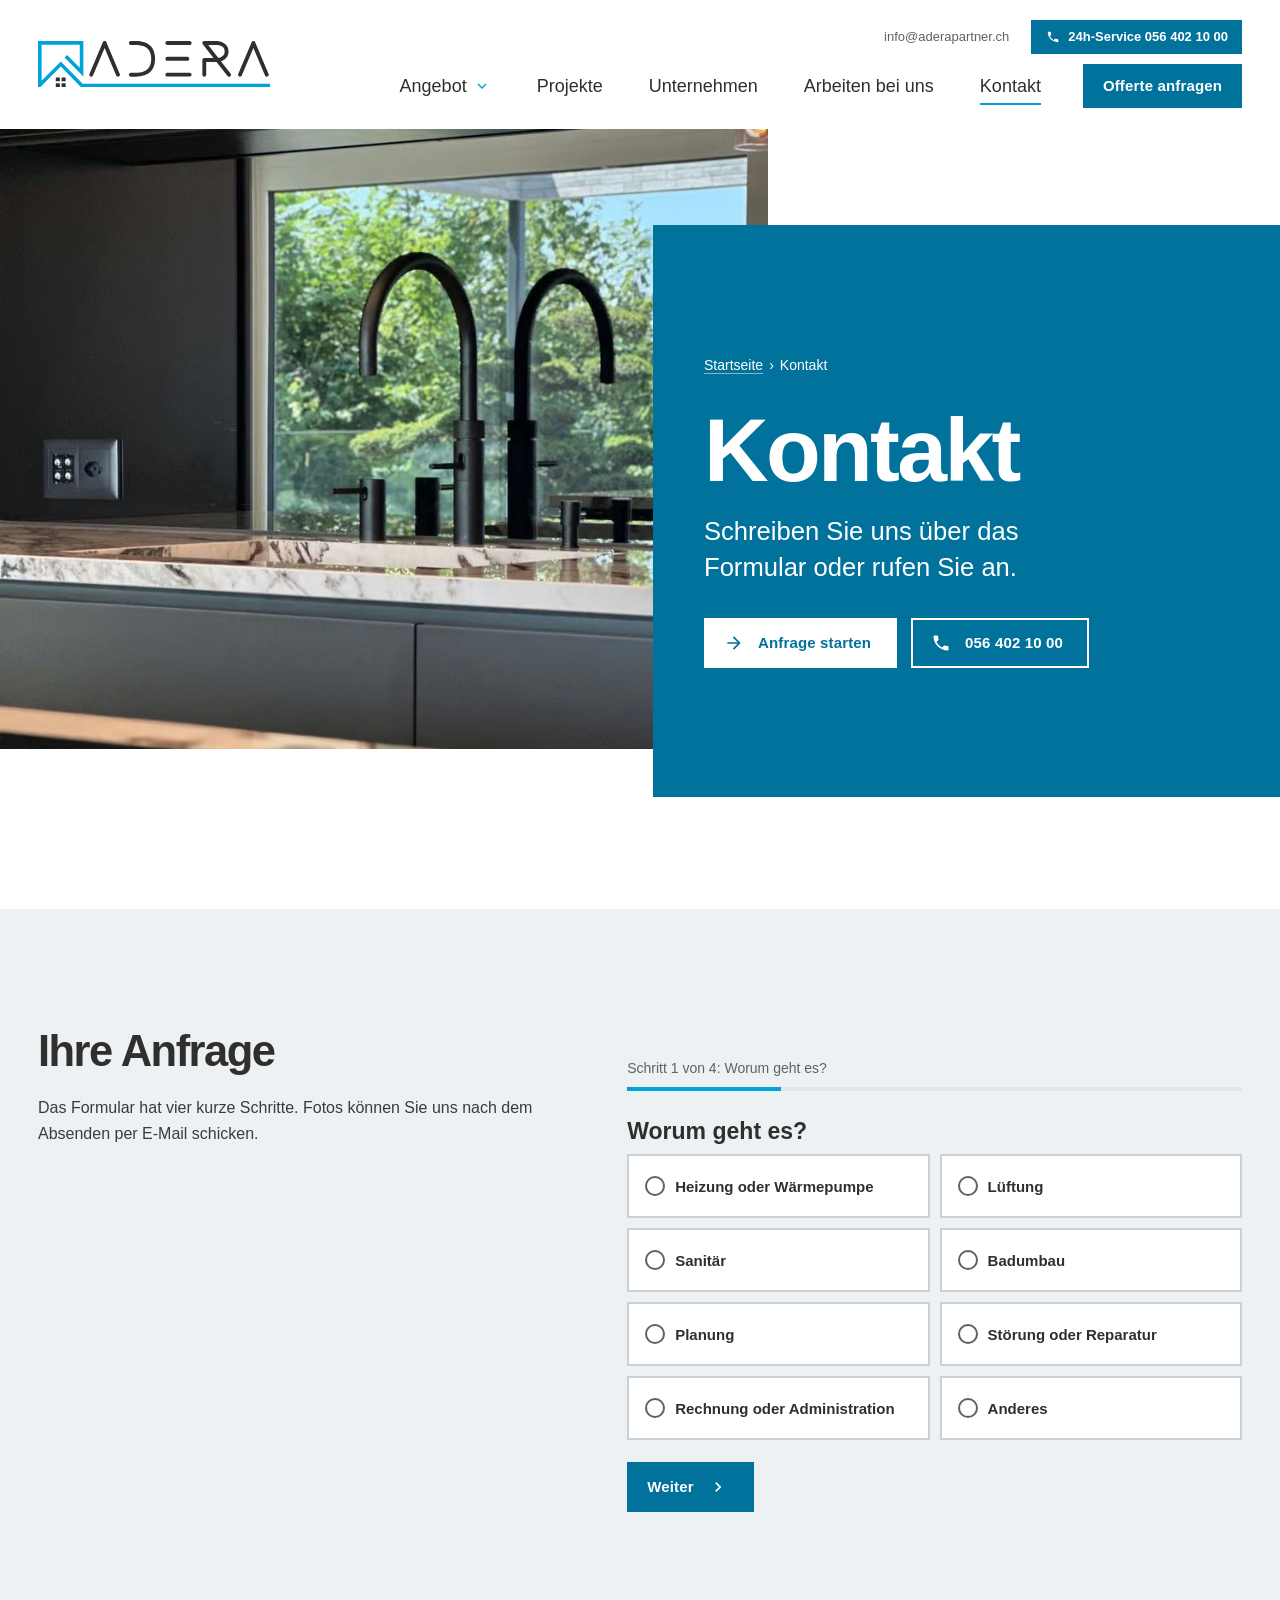
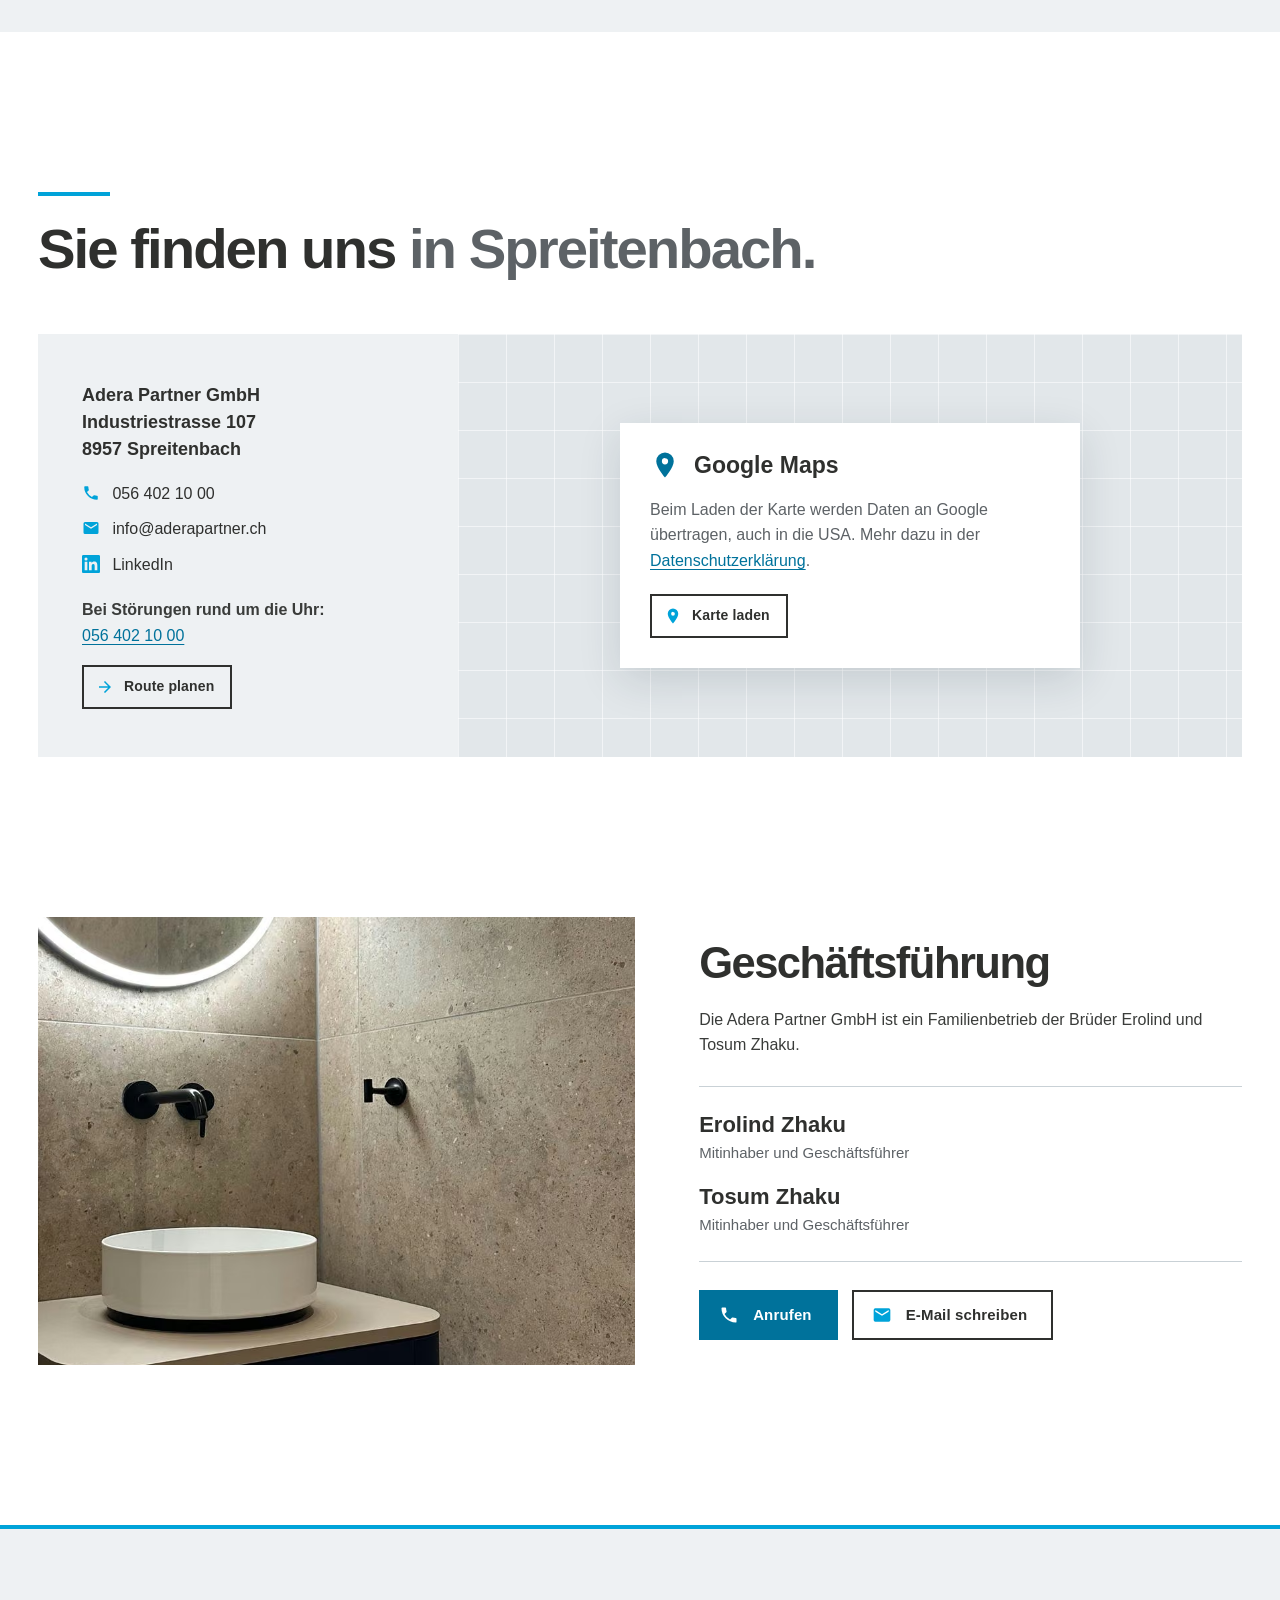
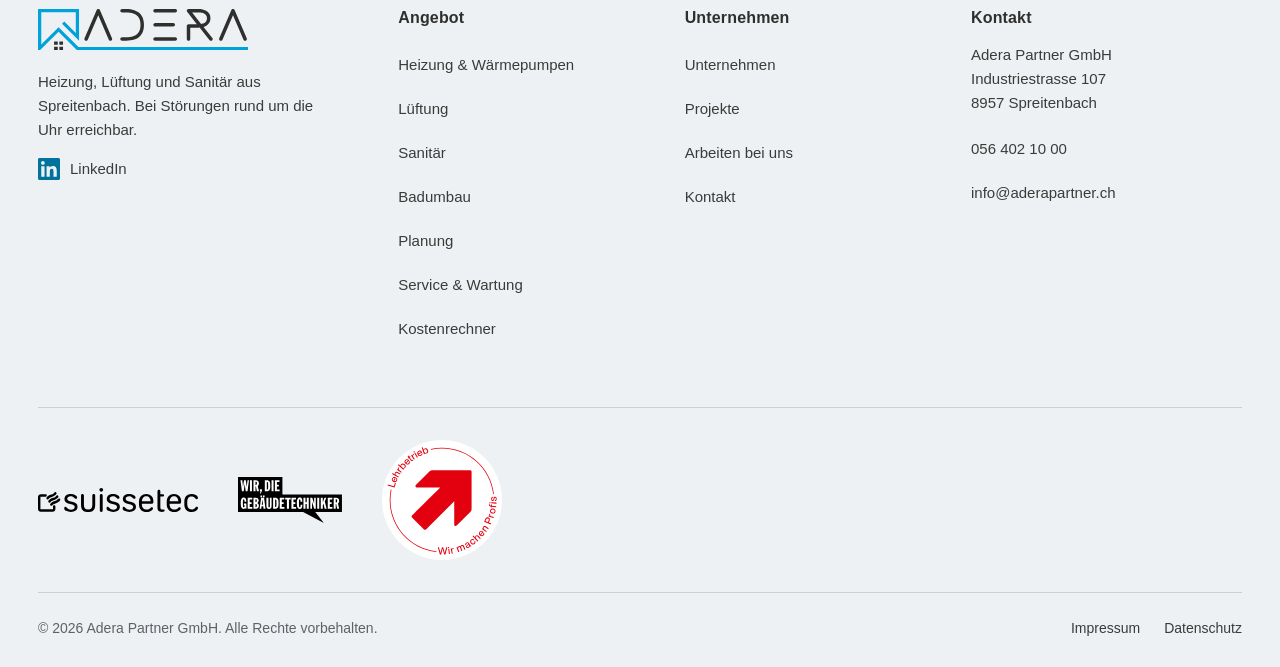
<file: website/kontakt.html>
<!doctype html>
<html lang="de-CH">
<head>
  <meta charset="utf-8">
  <meta name="viewport" content="width=device-width, initial-scale=1">
  <title>Kontakt | Adera Partner GmbH, Spreitenbach</title>
  <meta name="description" content="Kontakt zur Adera Partner GmbH in Spreitenbach: Anfrage-Formular, Telefon 056 402 10 00 und E-Mail. Die Nummer gilt auch für Störungen, Tag und Nacht.">
  <link rel="canonical" href="https://www.aderapartner.ch/kontakt.html">
  <meta property="og:type" content="website">
  <meta property="og:title" content="Kontakt | Adera Partner GmbH, Spreitenbach">
  <meta property="og:description" content="Adera Partner GmbH, Industriestrasse 107, 8957 Spreitenbach. Telefon 056 402 10 00, info@aderapartner.ch.">
  <meta property="og:image" content="https://www.aderapartner.ch/assets/img/og/og-kontakt.jpg">
  <meta property="og:url" content="https://www.aderapartner.ch/kontakt.html">
  <meta property="og:site_name" content="Adera Partner GmbH">
  <meta property="og:locale" content="de_CH">
  <meta property="og:image:width" content="1200">
  <meta property="og:image:height" content="630">
  <meta name="twitter:card" content="summary_large_image">
  <link rel="icon" href="assets/img/favicon.png">
  <link rel="apple-touch-icon" href="assets/img/favicon.png">
  <link rel="stylesheet" href="assets/css/style.css?v=20261127a">
  <!-- JSON-LD: automatisch erzeugt mit werkzeuge/jsonld-einfuegen.py -->
  <script type="application/ld+json">
{
  "@context": "https://schema.org",
  "@graph": [
    {
      "@type": [
        "HVACBusiness",
        "Plumber"
      ],
      "@id": "https://www.aderapartner.ch/#organization",
      "name": "Adera Partner GmbH",
      "legalName": "Adera Partner GmbH",
      "url": "https://www.aderapartner.ch/",
      "logo": {
        "@type": "ImageObject",
        "url": "https://www.aderapartner.ch/assets/img/logo-adera-partner.svg"
      },
      "image": [
        "https://www.aderapartner.ch/assets/img/og/og-index.jpg",
        "https://www.aderapartner.ch/assets/img/service-technik.jpg",
        "https://www.aderapartner.ch/assets/img/heizraum.jpg"
      ],
      "description": "Haustechnik-Betrieb aus Spreitenbach: Heizung, Wärmepumpen, Lüftung, Sanitär, Badumbau, Planung und 24h-Service im Limmattal.",
      "telephone": "+41 56 402 10 00",
      "email": "info@aderapartner.ch",
      "address": {
        "@type": "PostalAddress",
        "streetAddress": "Industriestrasse 107",
        "postalCode": "8957",
        "addressLocality": "Spreitenbach",
        "addressRegion": "AG",
        "addressCountry": "CH"
      },
      "hasMap": "https://www.google.com/maps/search/?api=1&query=Industriestrasse+107%2C+8957+Spreitenbach",
      "areaServed": [
        {
          "@type": "City",
          "name": "Spreitenbach"
        },
        {
          "@type": "Place",
          "name": "Limmattal"
        }
      ],
      "foundingDate": "2022-01",
      "founder": [
        {
          "@type": "Person",
          "name": "Erolind Zhaku"
        },
        {
          "@type": "Person",
          "name": "Tosum Zhaku"
        }
      ],
      "vatID": "CHE-190.687.776 MWST",
      "identifier": {
        "@type": "PropertyValue",
        "propertyID": "UID",
        "value": "CHE-190.687.776"
      },
      "memberOf": {
        "@type": "Organization",
        "name": "suissetec",
        "url": "https://suissetec.ch/"
      },
      "knowsAbout": [
        "Heizung",
        "Wärmepumpen",
        "Heizungsersatz",
        "Lüftung",
        "Komfortlüftung",
        "Sanitär",
        "Badumbau",
        "Haustechnik-Planung",
        "Boiler"
      ],
      "contactPoint": [
        {
          "@type": "ContactPoint",
          "contactType": "customer service",
          "telephone": "+41 56 402 10 00",
          "email": "info@aderapartner.ch",
          "availableLanguage": "de",
          "areaServed": "CH"
        },
        {
          "@type": "ContactPoint",
          "contactType": "emergency",
          "name": "24h-Service bei Störungen",
          "telephone": "+41 56 402 10 00",
          "availableLanguage": "de",
          "areaServed": "CH",
          "hoursAvailable": {
            "@type": "OpeningHoursSpecification",
            "dayOfWeek": [
              "https://schema.org/Monday",
              "https://schema.org/Tuesday",
              "https://schema.org/Wednesday",
              "https://schema.org/Thursday",
              "https://schema.org/Friday",
              "https://schema.org/Saturday",
              "https://schema.org/Sunday"
            ],
            "opens": "00:00",
            "closes": "23:59"
          }
        }
      ],
      "hasOfferCatalog": {
        "@type": "OfferCatalog",
        "name": "Angebot der Adera Partner GmbH",
        "itemListElement": [
          {
            "@type": "Offer",
            "itemOffered": {
              "@type": "Service",
              "@id": "https://www.aderapartner.ch/heizung.html#service",
              "name": "Heizung und Wärmepumpen",
              "url": "https://www.aderapartner.ch/heizung.html"
            }
          },
          {
            "@type": "Offer",
            "itemOffered": {
              "@type": "Service",
              "@id": "https://www.aderapartner.ch/lueftung.html#service",
              "name": "Lüftung",
              "url": "https://www.aderapartner.ch/lueftung.html"
            }
          },
          {
            "@type": "Offer",
            "itemOffered": {
              "@type": "Service",
              "@id": "https://www.aderapartner.ch/sanitaer.html#service",
              "name": "Sanitär",
              "url": "https://www.aderapartner.ch/sanitaer.html"
            }
          },
          {
            "@type": "Offer",
            "itemOffered": {
              "@type": "Service",
              "@id": "https://www.aderapartner.ch/badumbau.html#service",
              "name": "Badumbau",
              "url": "https://www.aderapartner.ch/badumbau.html"
            }
          },
          {
            "@type": "Offer",
            "itemOffered": {
              "@type": "Service",
              "@id": "https://www.aderapartner.ch/planung.html#service",
              "name": "Planung Heizung, Lüftung, Sanitär",
              "url": "https://www.aderapartner.ch/planung.html"
            }
          },
          {
            "@type": "Offer",
            "itemOffered": {
              "@type": "Service",
              "@id": "https://www.aderapartner.ch/service.html#service",
              "name": "Service und Wartung",
              "url": "https://www.aderapartner.ch/service.html"
            }
          }
        ]
      },
      "sameAs": [
        "https://www.linkedin.com/company/adera-partner-gmbh/"
      ]
    },
    {
      "@type": "WebSite",
      "@id": "https://www.aderapartner.ch/#website",
      "url": "https://www.aderapartner.ch/",
      "name": "Adera Partner GmbH",
      "inLanguage": "de-CH",
      "publisher": {
        "@id": "https://www.aderapartner.ch/#organization"
      }
    },
    {
      "@type": "ContactPage",
      "@id": "https://www.aderapartner.ch/kontakt.html#webpage",
      "url": "https://www.aderapartner.ch/kontakt.html",
      "name": "Kontakt | Adera Partner GmbH, Spreitenbach",
      "description": "Kontakt zur Adera Partner GmbH in Spreitenbach: Anfrage-Formular, Telefon 056 402 10 00 und E-Mail. Die Nummer gilt auch für Störungen, Tag und Nacht.",
      "inLanguage": "de-CH",
      "isPartOf": {
        "@id": "https://www.aderapartner.ch/#website"
      },
      "about": {
        "@id": "https://www.aderapartner.ch/#organization"
      },
      "primaryImageOfPage": {
        "@type": "ImageObject",
        "url": "https://www.aderapartner.ch/assets/img/kueche-quooker.jpg"
      },
      "breadcrumb": {
        "@id": "https://www.aderapartner.ch/kontakt.html#breadcrumb"
      },
      "mainEntity": {
        "@id": "https://www.aderapartner.ch/#organization"
      }
    },
    {
      "@type": "BreadcrumbList",
      "@id": "https://www.aderapartner.ch/kontakt.html#breadcrumb",
      "itemListElement": [
        {
          "@type": "ListItem",
          "position": 1,
          "name": "Startseite",
          "item": "https://www.aderapartner.ch/"
        },
        {
          "@type": "ListItem",
          "position": 2,
          "name": "Kontakt",
          "item": "https://www.aderapartner.ch/kontakt.html"
        }
      ]
    }
  ]
}
  </script>
  <!-- /JSON-LD -->
</head>
<body>
<a class="skip-link" href="#inhalt">Zum Inhalt springen</a>

<!-- ===== HEADER (auf allen Seiten gleich, nur aria-current anpassen) ===== -->
<header class="site-header">
  <div class="container site-header__inner">
    <a class="brand" href="index.html" aria-label="Adera Partner GmbH – zur Startseite">
      <img src="assets/img/logo-adera-partner.svg" alt="Adera Partner GmbH" width="232" height="45">
    </a>
    <div class="site-header__nav">
      <div class="topbar">
        <a href="mailto:info@aderapartner.ch">info@aderapartner.ch</a>
        <a class="hotline" href="tel:+41564021000"><span class="i i-phone" aria-hidden="true"></span>24h-Service 056 402 10 00</a>
      </div>
      <nav class="mainnav" aria-label="Hauptnavigation">
        <ul>
          <li class="has-dropdown">
            <button type="button" aria-expanded="false" aria-controls="dd-angebot">Angebot <span class="i i-down" aria-hidden="true"></span></button>
            <ul class="dropdown" id="dd-angebot">
              <li><a href="heizung.html"><span class="i i-arrow" aria-hidden="true"></span>Heizung &amp; Wärmepumpen</a></li>
              <li><a href="lueftung.html"><span class="i i-arrow" aria-hidden="true"></span>Lüftung</a></li>
              <li><a href="sanitaer.html"><span class="i i-arrow" aria-hidden="true"></span>Sanitär</a></li>
              <li><a href="badumbau.html"><span class="i i-arrow" aria-hidden="true"></span>Badumbau</a></li>
              <li><a href="planung.html"><span class="i i-arrow" aria-hidden="true"></span>Planung</a></li>
              <li><a href="service.html"><span class="i i-arrow" aria-hidden="true"></span>Service &amp; Wartung</a></li>
              <li><a href="kostenrechner.html"><span class="i i-arrow" aria-hidden="true"></span>Kostenrechner</a></li>
            </ul>
          </li>
          <li><a href="projekte.html">Projekte</a></li>
          <li><a href="unternehmen.html">Unternehmen</a></li>
          <li><a href="jobs.html">Arbeiten bei uns</a></li>
          <li><a href="kontakt.html" aria-current="page">Kontakt</a></li>
          <li class="nav-cta"><a class="btn btn--solid btn--sm" href="kontakt.html#formular">Offerte anfragen</a></li>
        </ul>
      </nav>
    </div>
    <div class="header-actions">
      <a class="header-call" href="tel:+41564021000" aria-label="Anrufen: 056 402 10 00"><span class="i i-phone" aria-hidden="true"></span></a>
      <button class="burger" type="button" aria-label="Menü öffnen" aria-expanded="false" aria-controls="mobilenav"><span></span><span></span><span></span></button>
    </div>
  </div>
  <nav class="mobilenav" id="mobilenav" aria-label="Navigation">
    <ul>
      <li>
        <details>
          <summary>Angebot <span class="i i-down" aria-hidden="true"></span></summary>
          <ul>
            <li><a href="heizung.html">Heizung &amp; Wärmepumpen</a></li>
            <li><a href="lueftung.html">Lüftung</a></li>
            <li><a href="sanitaer.html">Sanitär</a></li>
            <li><a href="badumbau.html">Badumbau</a></li>
            <li><a href="planung.html">Planung</a></li>
            <li><a href="service.html">Service &amp; Wartung</a></li>
            <li><a href="kostenrechner.html">Kostenrechner</a></li>
          </ul>
        </details>
      </li>
      <li><a href="projekte.html">Projekte</a></li>
      <li><a href="unternehmen.html">Unternehmen</a></li>
      <li><a href="jobs.html">Arbeiten bei uns</a></li>
      <li><a href="kontakt.html" aria-current="page">Kontakt</a></li>
    </ul>
    <div class="mobilenav__contact">
      <a class="btn btn--solid" href="tel:+41564021000"><span class="i i-phone" aria-hidden="true"></span>24h-Service 056 402 10 00</a>
      <a class="btn" href="mailto:info@aderapartner.ch"><span class="i i-mail" aria-hidden="true"></span>info@aderapartner.ch</a>
    </div>
  </nav>
</header>
<!-- ===== /HEADER ===== -->

<main id="inhalt">

  <!-- Hero -->
  <section class="hero hero--page" aria-labelledby="hero-title">
    <div class="hero__media">
      <picture><source type="image/avif" srcset="assets/img/kueche-quooker-600.avif 600w, assets/img/kueche-quooker-900.avif 900w, assets/img/kueche-quooker-1200.avif 1200w, assets/img/kueche-quooker.avif 1500w" sizes="(max-width: 960px) 100vw, 60vw"><img srcset="assets/img/kueche-quooker-600.jpg 600w, assets/img/kueche-quooker-900.jpg 900w, assets/img/kueche-quooker-1200.jpg 1200w, assets/img/kueche-quooker.jpg 1500w" sizes="(max-width: 960px) 100vw, 60vw" src="assets/img/kueche-quooker.jpg" alt="Zwei schwarze Armaturen an einer Küchenabdeckung vor einem Fenster" width="1500" height="2000" fetchpriority="high" style="object-position: 50% 30%"></picture>
    </div>
    <div class="hero__panel">
      <nav class="breadcrumb" aria-label="Brotkrümelnavigation">
        <ol><li><a href="index.html">Startseite</a></li><li><span aria-current="page">Kontakt</span></li></ol>
      </nav>
      <h1 id="hero-title" class="is-short">Kontakt</h1>
      <p class="hero__sub">Schreiben Sie uns über das Formular oder rufen Sie an.</p>
      <div class="btn-stack">
        <a class="btn btn--light" href="#formular"><span class="i i-arrow" aria-hidden="true"></span>Anfrage starten</a>
        <a class="btn btn--light" href="tel:+41564021000"><span class="i i-phone" aria-hidden="true"></span>056 402 10 00</a>
      </div>
    </div>
  </section>

  <!-- Anfrage-Assistent -->
  <section id="formular" class="section section--grey" aria-labelledby="form-title">
    <div class="container intro">
      <div>
        <h2 id="form-title">Ihre Anfrage</h2>
        <p>Das Formular hat vier kurze Schritte. Fotos können Sie uns nach dem Absenden per <span class="nowrap">E-Mail</span> schicken.</p>
      </div>
      <form class="form" action="send.php" method="post" data-form data-wizard novalidate>
        <div class="wizard__progress" aria-live="polite"><span data-progress-text>Schritt 1 von 4</span><span class="wizard__bar" aria-hidden="true"><i></i></span></div>
        <fieldset class="wizard__step field">
          <legend>Worum geht es?</legend>
          <p class="error full">Bitte wählen Sie ein Thema.</p>
          <div class="tiles full">
            <label class="tile"><input type="radio" name="thema" value="Heizung / Wärmepumpe" required>Heizung oder Wärmepumpe</label>
            <label class="tile"><input type="radio" name="thema" value="Lüftung" required>Lüftung</label>
            <label class="tile"><input type="radio" name="thema" value="Sanitär" required>Sanitär</label>
            <label class="tile"><input type="radio" name="thema" value="Badumbau" required>Badumbau</label>
            <label class="tile"><input type="radio" name="thema" value="Planung" required>Planung</label>
            <label class="tile"><input type="radio" name="thema" value="Störung / Reparatur" required>Störung oder Reparatur</label>
            <label class="tile"><input type="radio" name="thema" value="Rechnung / Administration" required>Rechnung oder Administration</label>
            <label class="tile"><input type="radio" name="thema" value="Anderes" required>Anderes</label>
          </div>
          <div class="wizard__alert full" aria-live="polite"><strong>Bei einer Störung rufen Sie am besten direkt an:</strong> <a href="tel:+41564021000">056 402 10 00</a><br>Wir sind rund um die Uhr erreichbar.</div>
        </fieldset>
        <fieldset class="wizard__step">
          <legend>Wo und wann?</legend>
          <fieldset class="field full"><legend class="field__label">Art des Gebäudes</legend><div class="tiles">
            <label class="tile"><input type="radio" name="objekt" value="Einfamilienhaus">Einfamilienhaus</label>
            <label class="tile"><input type="radio" name="objekt" value="Wohnung">Wohnung</label>
            <label class="tile"><input type="radio" name="objekt" value="Mehrfamilienhaus">Mehrfamilienhaus</label>
            <label class="tile"><input type="radio" name="objekt" value="Gewerbe">Gewerbe</label>
          </div></fieldset>
          <fieldset class="field full"><legend class="field__label">Zeitraum</legend><div class="tiles">
            <label class="tile"><input type="radio" name="zeitraum" value="So bald wie möglich">So bald wie möglich</label>
            <label class="tile"><input type="radio" name="zeitraum" value="In den nächsten Monaten">In den nächsten Monaten</label>
            <label class="tile"><input type="radio" name="zeitraum" value="Nur Information">Nur Information</label>
          </div></fieldset>
          <div class="field full"><label for="f-adresse">Strasse und Nr.</label><input id="f-adresse" name="adresse" autocomplete="address-line1"></div>
          <div class="field"><label for="f-plz">PLZ*</label><input id="f-plz" name="plz" inputmode="numeric" autocomplete="postal-code" required><p class="error">Bitte PLZ eingeben.</p></div>
          <div class="field"><label for="f-ort">Ort*</label><input id="f-ort" name="ort" autocomplete="address-level2" required><p class="error">Bitte Ort eingeben.</p></div>
        </fieldset>
        <fieldset class="wizard__step">
          <legend>Ihr Anliegen</legend>
          <div class="field full"><label for="f-nachricht">Beschreiben Sie kurz, was Sie brauchen</label><textarea id="f-nachricht" name="nachricht"></textarea></div>
        </fieldset>
        <fieldset class="wizard__step">
          <legend>Ihre Kontaktangaben</legend>
          <div class="field"><label for="f-vorname">Vorname*</label><input id="f-vorname" name="vorname" autocomplete="given-name" required><p class="error">Bitte Vornamen eingeben.</p></div>
          <div class="field"><label for="f-nachname">Nachname*</label><input id="f-nachname" name="nachname" autocomplete="family-name" required><p class="error">Bitte Nachnamen eingeben.</p></div>
          <div class="field full"><label for="f-firma">Firma</label><input id="f-firma" name="firma" autocomplete="organization"></div>
          <div class="field"><label for="f-email">E-Mail*</label><input id="f-email" name="email" type="email" autocomplete="email" required><p class="error">Bitte gültige E-Mail eingeben.</p></div>
          <div class="field"><label for="f-telefon">Telefon</label><input id="f-telefon" name="telefon" type="tel" autocomplete="tel"></div>
          <fieldset class="field full"><legend class="field__label">Rückruf am liebsten</legend><div class="tiles">
            <label class="tile"><input type="radio" name="rueckruf" value="Vormittag">Vormittag</label>
            <label class="tile"><input type="radio" name="rueckruf" value="Nachmittag">Nachmittag</label>
            <label class="tile"><input type="radio" name="rueckruf" value="Egal">Egal</label>
          </div></fieldset>
          <div class="hp" aria-hidden="true"><label for="f-hp">Bitte leer lassen</label><input id="f-hp" name="hp_adera" tabindex="-1" autocomplete="off"></div>
          <div class="check full"><input id="f-dsg" type="checkbox" name="datenschutz" value="ja" required><label for="f-dsg">Ich habe die Datenschutzerklärung gelesen.*</label><p class="check__link"><a href="datenschutz.html#kontaktformular" target="_blank" rel="noopener">Datenschutzerklärung lesen <span class="check__neu">(öffnet in neuem Tab)</span></a></p><p class="error">Bitte bestätigen.</p></div>
          <p class="hint full">*Pflichtfelder</p>
        </fieldset>
        <div class="wizard__nav">
          <button class="btn" type="button" data-back hidden><span class="i i-prev" aria-hidden="true"></span>Zurück</button>
          <button class="btn btn--solid" type="button" data-next>Weiter<span class="i i-next" aria-hidden="true"></span></button>
          <button class="btn" type="submit"><span class="i i-arrow" aria-hidden="true"></span>Anfrage senden</button>
        </div>
        <div class="form-status" aria-live="polite"></div>
      </form>
    </div>
  </section>

  <!-- Adresse, Erreichbarkeit und Karte -->
  <section aria-labelledby="standort-title">
    <div class="container">
      <div class="section-head">
        <h2 id="standort-title">Sie finden uns <span class="soft">in Spreitenbach.</span></h2>
      </div>
      <div class="location">
        <div class="location__info">
          <address>Adera Partner GmbH<br>Industriestrasse 107<br>8957 Spreitenbach</address>
          <ul class="iconlist">
            <li><span class="i i-phone" aria-hidden="true"></span><a href="tel:+41564021000">056 402 10 00</a></li>
            <li><span class="i i-mail" aria-hidden="true"></span><a href="mailto:info@aderapartner.ch">info@aderapartner.ch</a></li>
            <li><span class="i i-linkedin" aria-hidden="true"></span><a href="https://www.linkedin.com/company/adera-partner-gmbh/" target="_blank" rel="noopener">LinkedIn</a></li>
          </ul>
          <p><strong>Bei Störungen rund um die Uhr:</strong><br><a href="tel:+41564021000">056 402 10 00</a></p>
          <a class="btn btn--sm" href="https://www.google.com/maps/dir/?api=1&amp;destination=Industriestrasse+107%2C+8957+Spreitenbach" target="_blank" rel="noopener"><span class="i i-arrow" aria-hidden="true"></span>Route planen</a>
        </div>
        <!-- Kartenplatzhalter (die Adresse steht links daneben). Die Google-Karte lädt erst nach dem Klick (main.js), vorher wird nichts
             von Google geladen. Ohne JavaScript steht statt «Karte laden» ein Link zu Google Maps (style.css, P4). -->
        <div class="map" data-map="https://www.google.com/maps?q=Industriestrasse+107,+8957+Spreitenbach&amp;output=embed">
          <div class="map__consent">
            <p class="map__address"><span class="i i-pin" aria-hidden="true"></span><span>Google Maps</span></p>
            <p class="map__hinweis">Beim Laden der Karte werden Daten an Google übertragen, auch in die USA. Mehr dazu in der <a href="datenschutz.html#google-maps">Datenschutzerklärung</a>.</p>
            <button class="btn btn--sm" type="button"><span class="i i-pin" aria-hidden="true"></span>Karte laden</button>
            <a class="btn btn--sm map__nojs" href="https://www.google.com/maps/search/?api=1&amp;query=Industriestrasse+107%2C+8957+Spreitenbach" target="_blank" rel="noopener"><span class="i i-arrow" aria-hidden="true"></span>In Google Maps öffnen<span class="visually-hidden"> (öffnet in neuem Tab)</span></a>
          </div>
        </div>
      </div>
    </div>
  </section>

  <!-- Ansprechpartner -->
  <section aria-labelledby="team-title">
    <div class="container team">
      <div class="team__media">
        <picture><source type="image/avif" srcset="assets/img/lavabo-rundspiegel-blau-600.avif 600w, assets/img/lavabo-rundspiegel-blau-900.avif 900w, assets/img/lavabo-rundspiegel-blau.avif 1125w" sizes="(max-width: 960px) 100vw, 52vw"><img srcset="assets/img/lavabo-rundspiegel-blau-600.jpg 600w, assets/img/lavabo-rundspiegel-blau-900.jpg 900w, assets/img/lavabo-rundspiegel-blau.jpg 1125w" sizes="(max-width: 960px) 100vw, 52vw" src="assets/img/lavabo-rundspiegel-blau.jpg" alt="Aufsatzlavabo auf dunkelblauem Unterschrank mit rundem Lichtspiegel und schwarzer Armatur" width="1125" height="2000" loading="lazy" style="object-position: 50% 52%"></picture>
      </div>
      <div class="team__text">
        <h2 id="team-title">Geschäftsführung</h2>
        <p>Die Adera Partner GmbH ist ein Familienbetrieb der Brüder Erolind und Tosum Zhaku.</p>
        <ul class="team__names">
          <li><strong>Erolind Zhaku</strong><span>Mitinhaber und Geschäftsführer</span></li>
          <li><strong>Tosum Zhaku</strong><span>Mitinhaber und Geschäftsführer</span></li>
        </ul>
        <div class="btn-row">
          <a class="btn btn--solid" href="tel:+41564021000"><span class="i i-phone" aria-hidden="true"></span>Anrufen</a>
          <a class="btn" href="mailto:info@aderapartner.ch"><span class="i i-mail" aria-hidden="true"></span>E-Mail schreiben</a>
        </div>
      </div>
    </div>
  </section>

</main>

<!-- ===== FOOTER (auf allen Seiten gleich) ===== -->
<footer class="site-footer">
  <div class="container">
    <div class="site-footer__grid">
      <div class="footer-brand">
        <img src="assets/img/logo-adera-partner.svg" alt="Adera Partner GmbH" width="210" height="41" loading="lazy">
        <p>Heizung, Lüftung und Sanitär aus Spreitenbach. Bei Störungen rund um die Uhr erreichbar.</p>
        <a class="social" href="https://www.linkedin.com/company/adera-partner-gmbh/" target="_blank" rel="noopener"><span class="i i-linkedin" aria-hidden="true"></span>LinkedIn</a>
      </div>
      <div>
        <h3>Angebot</h3>
        <ul>
          <li><a href="heizung.html">Heizung &amp; Wärmepumpen</a></li>
          <li><a href="lueftung.html">Lüftung</a></li>
          <li><a href="sanitaer.html">Sanitär</a></li>
          <li><a href="badumbau.html">Badumbau</a></li>
          <li><a href="planung.html">Planung</a></li>
          <li><a href="service.html">Service &amp; Wartung</a></li>
          <li><a href="kostenrechner.html">Kostenrechner</a></li>
        </ul>
      </div>
      <div>
        <h3>Unternehmen</h3>
        <ul>
          <li><a href="unternehmen.html">Unternehmen</a></li>
          <li><a href="projekte.html">Projekte</a></li>
          <li><a href="jobs.html">Arbeiten bei uns</a></li>
          <li><a href="kontakt.html">Kontakt</a></li>
        </ul>
      </div>
      <div>
        <h3>Kontakt</h3>
        <address>Adera Partner GmbH<br>Industriestrasse 107<br>8957 Spreitenbach</address>
        <ul>
          <li><a href="tel:+41564021000">056 402 10 00</a></li>
          <li><a href="mailto:info@aderapartner.ch">info@aderapartner.ch</a></li>
        </ul>
      </div>
    </div>
    <div class="memberships">
      <a class="member-logo" href="https://suissetec.ch/de/home.html" target="_blank" rel="noopener"><img src="assets/img/logo-suissetec.svg" alt="Mitglied bei suissetec" width="160" height="24" loading="lazy"></a>
      <a class="member-logo" href="https://wir-die-gebaeudetechniker.ch/" target="_blank" rel="noopener"><img src="assets/img/logo-wdg.svg" alt="Wir, die Gebäudetechniker" width="99" height="44" loading="lazy"></a>
      <img class="vignette" src="assets/img/vignette-lehrbetrieb.svg" alt="Lehrbetrieb – Wir machen Profis" width="120" height="120" loading="lazy">
    </div>
    <div class="site-footer__bottom">
      <span>© <span data-year>2026</span> Adera Partner GmbH. Alle Rechte vorbehalten.</span>
      <ul>
        <li><a href="impressum.html">Impressum</a></li>
        <li><a href="datenschutz.html">Datenschutz</a></li>
      </ul>
    </div>
  </div>
</footer>
<!-- ===== /FOOTER ===== -->

<script src="assets/js/main.js?v=20261127a" defer></script>
</body>
</html>
</file>
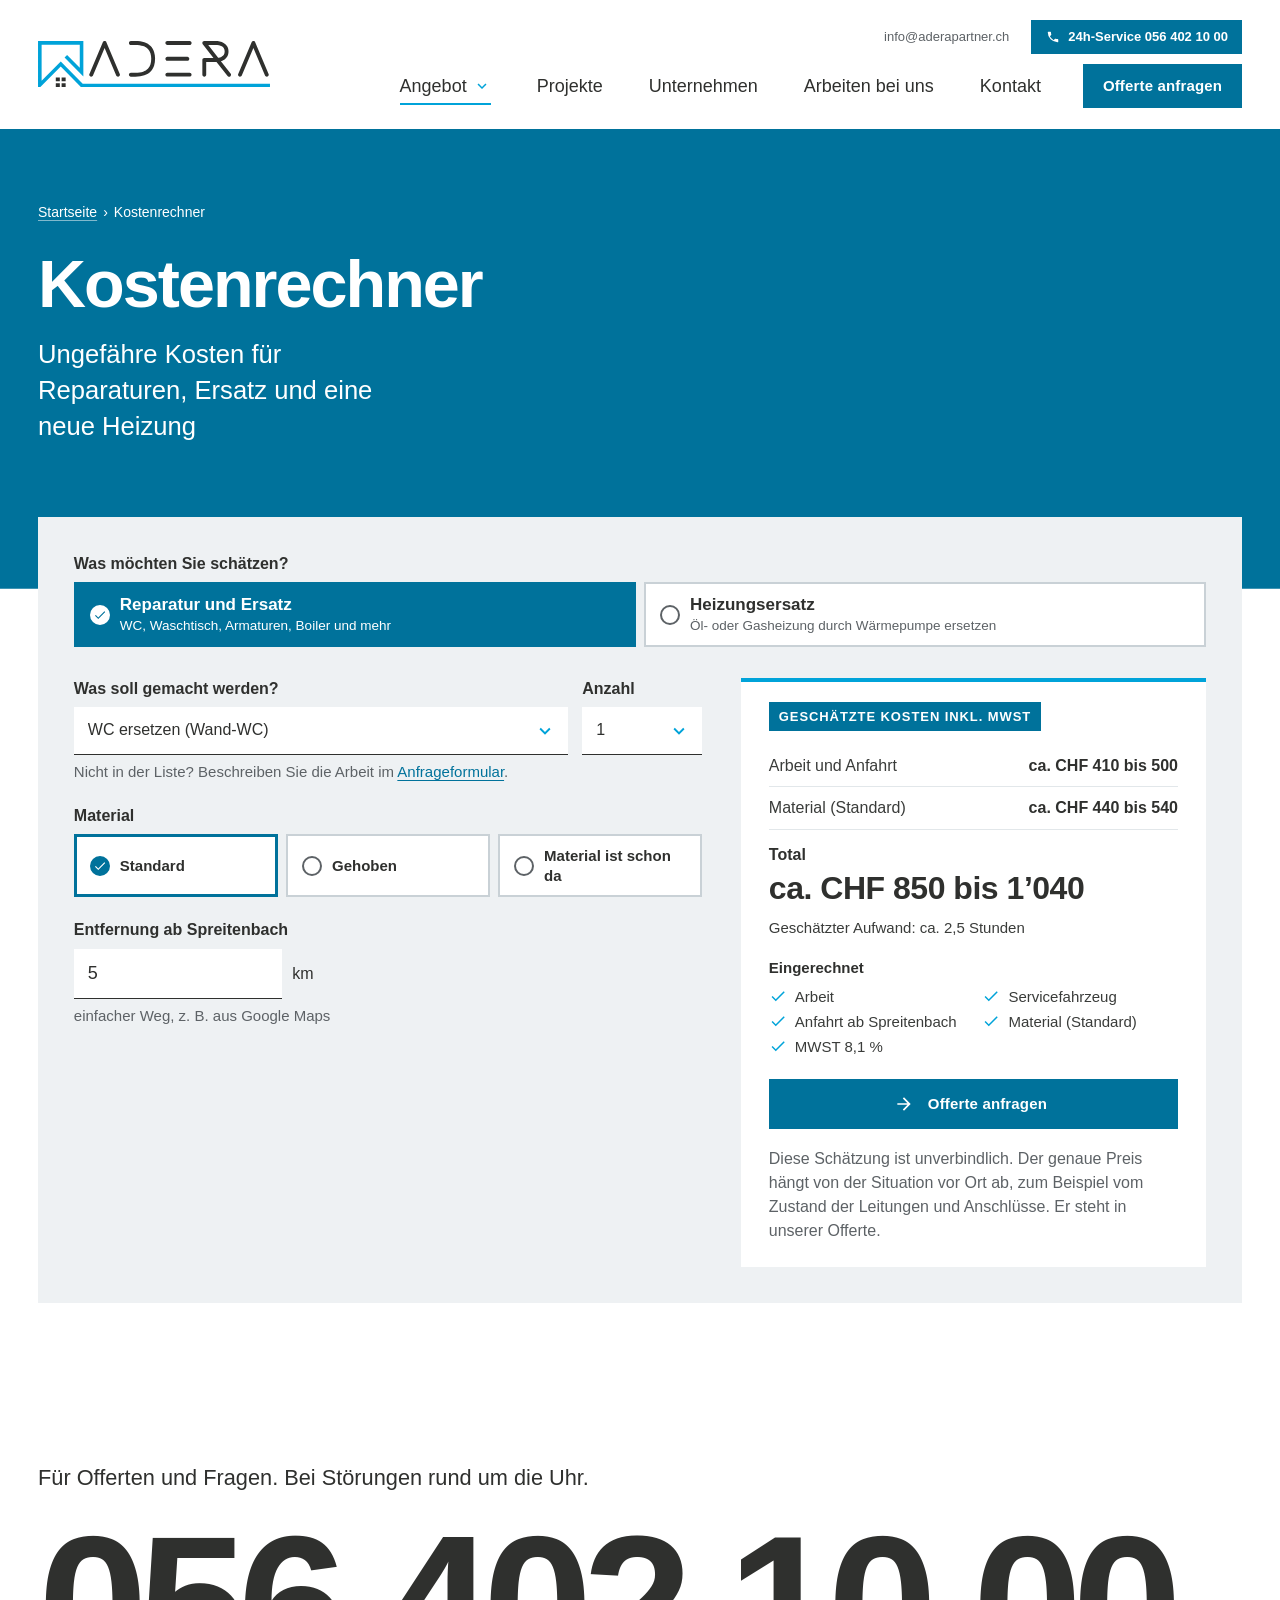
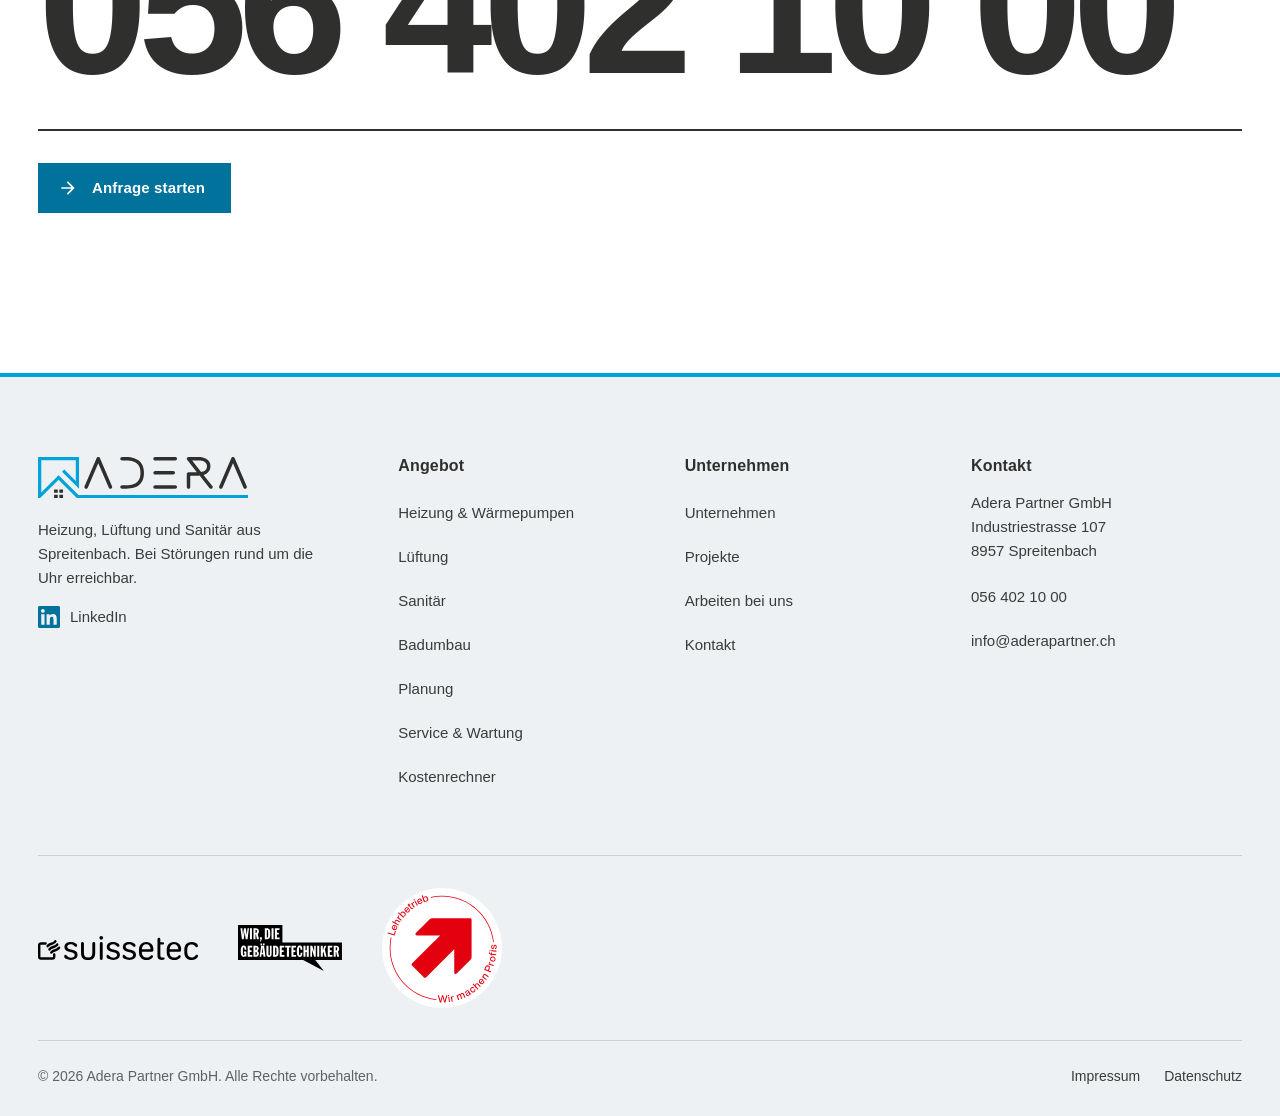
<file: website/kostenrechner.html>
<!doctype html>
<html lang="de-CH">
<head>
  <meta charset="utf-8">
  <meta name="viewport" content="width=device-width, initial-scale=1">
  <title>Kostenrechner | Adera Partner GmbH, Spreitenbach</title>
  <meta name="description" content="Kosten grob schätzen: WC, Waschtisch, Armaturen, Boiler und andere Reparaturen sowie der Ersatz einer Öl- oder Gasheizung durch eine Wärmepumpe.">
  <link rel="canonical" href="https://www.aderapartner.ch/kostenrechner.html">
  <meta property="og:type" content="website">
  <meta property="og:title" content="Kostenrechner | Adera Partner GmbH, Spreitenbach">
  <meta property="og:description" content="Ungefähre Kosten für Reparaturen, Ersatz und den Heizungsersatz. Adera Partner GmbH, Spreitenbach.">
  <meta property="og:image" content="https://www.aderapartner.ch/assets/img/og/og-index.jpg">
  <meta property="og:url" content="https://www.aderapartner.ch/kostenrechner.html">
  <meta property="og:site_name" content="Adera Partner GmbH">
  <meta property="og:locale" content="de_CH">
  <meta property="og:image:width" content="1200">
  <meta property="og:image:height" content="630">
  <meta name="twitter:card" content="summary_large_image">
  <link rel="icon" href="assets/img/favicon.png">
  <link rel="apple-touch-icon" href="assets/img/favicon.png">
  <link rel="stylesheet" href="assets/css/style.css?v=20261127a">
  <!-- JSON-LD: automatisch erzeugt mit werkzeuge/jsonld-einfuegen.py -->
  <script type="application/ld+json">
{
  "@context": "https://schema.org",
  "@graph": [
    {
      "@type": [
        "HVACBusiness",
        "Plumber"
      ],
      "@id": "https://www.aderapartner.ch/#organization",
      "name": "Adera Partner GmbH",
      "legalName": "Adera Partner GmbH",
      "url": "https://www.aderapartner.ch/",
      "logo": {
        "@type": "ImageObject",
        "url": "https://www.aderapartner.ch/assets/img/logo-adera-partner.svg"
      },
      "image": [
        "https://www.aderapartner.ch/assets/img/og/og-index.jpg",
        "https://www.aderapartner.ch/assets/img/service-technik.jpg",
        "https://www.aderapartner.ch/assets/img/heizraum.jpg"
      ],
      "description": "Haustechnik-Betrieb aus Spreitenbach: Heizung, Wärmepumpen, Lüftung, Sanitär, Badumbau, Planung und 24h-Service im Limmattal.",
      "telephone": "+41 56 402 10 00",
      "email": "info@aderapartner.ch",
      "address": {
        "@type": "PostalAddress",
        "streetAddress": "Industriestrasse 107",
        "postalCode": "8957",
        "addressLocality": "Spreitenbach",
        "addressRegion": "AG",
        "addressCountry": "CH"
      },
      "hasMap": "https://www.google.com/maps/search/?api=1&query=Industriestrasse+107%2C+8957+Spreitenbach",
      "areaServed": [
        {
          "@type": "City",
          "name": "Spreitenbach"
        },
        {
          "@type": "Place",
          "name": "Limmattal"
        }
      ],
      "foundingDate": "2022-01",
      "founder": [
        {
          "@type": "Person",
          "name": "Erolind Zhaku"
        },
        {
          "@type": "Person",
          "name": "Tosum Zhaku"
        }
      ],
      "vatID": "CHE-190.687.776 MWST",
      "identifier": {
        "@type": "PropertyValue",
        "propertyID": "UID",
        "value": "CHE-190.687.776"
      },
      "memberOf": {
        "@type": "Organization",
        "name": "suissetec",
        "url": "https://suissetec.ch/"
      },
      "knowsAbout": [
        "Heizung",
        "Wärmepumpen",
        "Heizungsersatz",
        "Lüftung",
        "Komfortlüftung",
        "Sanitär",
        "Badumbau",
        "Haustechnik-Planung",
        "Boiler"
      ],
      "contactPoint": [
        {
          "@type": "ContactPoint",
          "contactType": "customer service",
          "telephone": "+41 56 402 10 00",
          "email": "info@aderapartner.ch",
          "availableLanguage": "de",
          "areaServed": "CH"
        },
        {
          "@type": "ContactPoint",
          "contactType": "emergency",
          "name": "24h-Service bei Störungen",
          "telephone": "+41 56 402 10 00",
          "availableLanguage": "de",
          "areaServed": "CH",
          "hoursAvailable": {
            "@type": "OpeningHoursSpecification",
            "dayOfWeek": [
              "https://schema.org/Monday",
              "https://schema.org/Tuesday",
              "https://schema.org/Wednesday",
              "https://schema.org/Thursday",
              "https://schema.org/Friday",
              "https://schema.org/Saturday",
              "https://schema.org/Sunday"
            ],
            "opens": "00:00",
            "closes": "23:59"
          }
        }
      ],
      "hasOfferCatalog": {
        "@type": "OfferCatalog",
        "name": "Angebot der Adera Partner GmbH",
        "itemListElement": [
          {
            "@type": "Offer",
            "itemOffered": {
              "@type": "Service",
              "@id": "https://www.aderapartner.ch/heizung.html#service",
              "name": "Heizung und Wärmepumpen",
              "url": "https://www.aderapartner.ch/heizung.html"
            }
          },
          {
            "@type": "Offer",
            "itemOffered": {
              "@type": "Service",
              "@id": "https://www.aderapartner.ch/lueftung.html#service",
              "name": "Lüftung",
              "url": "https://www.aderapartner.ch/lueftung.html"
            }
          },
          {
            "@type": "Offer",
            "itemOffered": {
              "@type": "Service",
              "@id": "https://www.aderapartner.ch/sanitaer.html#service",
              "name": "Sanitär",
              "url": "https://www.aderapartner.ch/sanitaer.html"
            }
          },
          {
            "@type": "Offer",
            "itemOffered": {
              "@type": "Service",
              "@id": "https://www.aderapartner.ch/badumbau.html#service",
              "name": "Badumbau",
              "url": "https://www.aderapartner.ch/badumbau.html"
            }
          },
          {
            "@type": "Offer",
            "itemOffered": {
              "@type": "Service",
              "@id": "https://www.aderapartner.ch/planung.html#service",
              "name": "Planung Heizung, Lüftung, Sanitär",
              "url": "https://www.aderapartner.ch/planung.html"
            }
          },
          {
            "@type": "Offer",
            "itemOffered": {
              "@type": "Service",
              "@id": "https://www.aderapartner.ch/service.html#service",
              "name": "Service und Wartung",
              "url": "https://www.aderapartner.ch/service.html"
            }
          }
        ]
      },
      "sameAs": [
        "https://www.linkedin.com/company/adera-partner-gmbh/"
      ]
    },
    {
      "@type": "WebSite",
      "@id": "https://www.aderapartner.ch/#website",
      "url": "https://www.aderapartner.ch/",
      "name": "Adera Partner GmbH",
      "inLanguage": "de-CH",
      "publisher": {
        "@id": "https://www.aderapartner.ch/#organization"
      }
    },
    {
      "@type": "WebPage",
      "@id": "https://www.aderapartner.ch/kostenrechner.html#webpage",
      "url": "https://www.aderapartner.ch/kostenrechner.html",
      "name": "Kostenrechner | Adera Partner GmbH, Spreitenbach",
      "description": "Kosten grob schätzen: WC, Waschtisch, Armaturen, Boiler und andere Reparaturen sowie der Ersatz einer Öl- oder Gasheizung durch eine Wärmepumpe.",
      "inLanguage": "de-CH",
      "isPartOf": {
        "@id": "https://www.aderapartner.ch/#website"
      },
      "about": {
        "@id": "https://www.aderapartner.ch/#organization"
      },
      "primaryImageOfPage": {
        "@type": "ImageObject",
        "url": "https://www.aderapartner.ch/assets/img/og/og-index.jpg"
      },
      "breadcrumb": {
        "@id": "https://www.aderapartner.ch/kostenrechner.html#breadcrumb"
      }
    },
    {
      "@type": "BreadcrumbList",
      "@id": "https://www.aderapartner.ch/kostenrechner.html#breadcrumb",
      "itemListElement": [
        {
          "@type": "ListItem",
          "position": 1,
          "name": "Startseite",
          "item": "https://www.aderapartner.ch/"
        },
        {
          "@type": "ListItem",
          "position": 2,
          "name": "Kostenrechner",
          "item": "https://www.aderapartner.ch/kostenrechner.html"
        }
      ]
    }
  ]
}
  </script>
  <!-- /JSON-LD -->
</head>
<body>
<a class="skip-link" href="#inhalt">Zum Inhalt springen</a>

<!-- ===== HEADER (auf allen Seiten gleich, nur aria-current anpassen) ===== -->
<header class="site-header">
  <div class="container site-header__inner">
    <a class="brand" href="index.html" aria-label="Adera Partner GmbH – zur Startseite">
      <img src="assets/img/logo-adera-partner.svg" alt="Adera Partner GmbH" width="232" height="45">
    </a>
    <div class="site-header__nav">
      <div class="topbar">
        <a href="mailto:info@aderapartner.ch">info@aderapartner.ch</a>
        <a class="hotline" href="tel:+41564021000"><span class="i i-phone" aria-hidden="true"></span>24h-Service 056 402 10 00</a>
      </div>
      <nav class="mainnav" aria-label="Hauptnavigation">
        <ul>
          <li class="has-dropdown is-active">
            <button type="button" aria-expanded="false" aria-controls="dd-angebot">Angebot <span class="i i-down" aria-hidden="true"></span></button>
            <ul class="dropdown" id="dd-angebot">
              <li><a href="heizung.html"><span class="i i-arrow" aria-hidden="true"></span>Heizung &amp; Wärmepumpen</a></li>
              <li><a href="lueftung.html"><span class="i i-arrow" aria-hidden="true"></span>Lüftung</a></li>
              <li><a href="sanitaer.html"><span class="i i-arrow" aria-hidden="true"></span>Sanitär</a></li>
              <li><a href="badumbau.html"><span class="i i-arrow" aria-hidden="true"></span>Badumbau</a></li>
              <li><a href="planung.html"><span class="i i-arrow" aria-hidden="true"></span>Planung</a></li>
              <li><a href="service.html"><span class="i i-arrow" aria-hidden="true"></span>Service &amp; Wartung</a></li>
              <li><a href="kostenrechner.html" aria-current="page"><span class="i i-arrow" aria-hidden="true"></span>Kostenrechner</a></li>
            </ul>
          </li>
          <li><a href="projekte.html">Projekte</a></li>
          <li><a href="unternehmen.html">Unternehmen</a></li>
          <li><a href="jobs.html">Arbeiten bei uns</a></li>
          <li><a href="kontakt.html">Kontakt</a></li>
          <li class="nav-cta"><a class="btn btn--solid btn--sm" href="kontakt.html#formular">Offerte anfragen</a></li>
        </ul>
      </nav>
    </div>
    <div class="header-actions">
      <a class="header-call" href="tel:+41564021000" aria-label="Anrufen: 056 402 10 00"><span class="i i-phone" aria-hidden="true"></span></a>
      <button class="burger" type="button" aria-label="Menü öffnen" aria-expanded="false" aria-controls="mobilenav"><span></span><span></span><span></span></button>
    </div>
  </div>
  <nav class="mobilenav" id="mobilenav" aria-label="Navigation">
    <ul>
      <li>
        <details open>
          <summary>Angebot <span class="i i-down" aria-hidden="true"></span></summary>
          <ul>
            <li><a href="heizung.html">Heizung &amp; Wärmepumpen</a></li>
            <li><a href="lueftung.html">Lüftung</a></li>
            <li><a href="sanitaer.html">Sanitär</a></li>
            <li><a href="badumbau.html">Badumbau</a></li>
            <li><a href="planung.html">Planung</a></li>
            <li><a href="service.html">Service &amp; Wartung</a></li>
            <li><a href="kostenrechner.html" aria-current="page">Kostenrechner</a></li>
          </ul>
        </details>
      </li>
      <li><a href="projekte.html">Projekte</a></li>
      <li><a href="unternehmen.html">Unternehmen</a></li>
      <li><a href="jobs.html">Arbeiten bei uns</a></li>
      <li><a href="kontakt.html">Kontakt</a></li>
    </ul>
    <div class="mobilenav__contact">
      <a class="btn btn--solid" href="tel:+41564021000"><span class="i i-phone" aria-hidden="true"></span>24h-Service 056 402 10 00</a>
      <a class="btn" href="mailto:info@aderapartner.ch"><span class="i i-mail" aria-hidden="true"></span>info@aderapartner.ch</a>
    </div>
  </nav>
</header>
<!-- ===== /HEADER ===== -->

<main id="inhalt">

  <!-- Seitenkopf (kompakt, ohne Bild) -->
  <section class="hero hero--text" aria-labelledby="page-title">
    <div class="hero__panel">
      <div class="container">
        <nav class="breadcrumb" aria-label="Brotkrümelnavigation">
          <ol>
            <li><a href="index.html">Startseite</a></li>
            <li><span aria-current="page">Kostenrechner</span></li>
          </ol>
        </nav>
        <h1 id="page-title">Kostenrechner</h1>
        <p class="hero__sub">Ungefähre Kosten für Reparaturen, Ersatz und eine neue Heizung</p>
      </div>
    </div>
  </section>

  <!-- Kostenrechner mit zwei Teilen. Preise und Berechnung: assets/js/main.js, Block «Kostenrechner».
       Ohne JavaScript bleibt der Rechner ausgeblendet (hidden), dann steht nur der Hinweis mit dem Link zum Formular da. -->
  <section class="calc-section">
    <div class="container">
      <!-- Sprungziele: kostenrechner.html#reparatur und kostenrechner.html#heizung öffnen den jeweiligen Teil -->
      <span class="calc-anchor" id="reparatur"></span>
      <span class="calc-anchor" id="heizung"></span>
      <p class="calc-nojs" data-calc-fallback>Der Kostenrechner funktioniert nur mit eingeschaltetem JavaScript. Eine Offerte erhalten Sie über unser <a href="kontakt.html#formular">Anfrageformular</a> oder unter <a href="tel:+41564021000">056&nbsp;402&nbsp;10&nbsp;00</a>.</p>

      <div class="calc" id="rechner" hidden>
        <fieldset class="calc__switch">
          <legend class="calc__q">Was möchten Sie schätzen?</legend>
          <div class="tiles">
            <label class="tile"><input type="radio" name="calc-teil" value="reparatur" checked><span>Reparatur und Ersatz<small>WC, Waschtisch, Armaturen, Boiler und mehr</small></span></label>
            <label class="tile"><input type="radio" name="calc-teil" value="heizung"><span>Heizungsersatz<small>Öl- oder Gasheizung durch Wärmepumpe ersetzen</small></span></label>
          </div>
        </fieldset>

        <!-- Teil «Reparatur und Ersatz»: Liste der Arbeiten mit Stunden und Material in main.js -->
        <form class="calc__part" data-calc-part="reparatur" aria-labelledby="calc-rep-titel" novalidate>
          <h2 class="visually-hidden" id="calc-rep-titel">Reparatur und Ersatz</h2>
          <div class="calc__grid">
            <div class="calc__inputs">
              <div>
                <div class="calc__row">
                  <div class="field">
                    <label class="calc__q" for="rep-arbeit">Was soll gemacht werden?</label>
                    <select id="rep-arbeit" name="arbeit" aria-describedby="rep-arbeit-hinweis"></select>
                  </div>
                  <div class="field calc__count" data-calc-anzahl>
                    <label class="calc__q" for="rep-anzahl">Anzahl</label>
                    <select id="rep-anzahl" name="anzahl">
                      <option>1</option>
                      <option>2</option>
                      <option>3</option>
                      <option>4</option>
                      <option>5</option>
                    </select>
                  </div>
                </div>
                <p class="calc__hint" id="rep-arbeit-hinweis">Nicht in der Liste? Beschreiben Sie die Arbeit im <a href="kontakt.html?thema=sanitaer#formular">Anfrageformular</a>.</p>
              </div>
              <fieldset class="calc__group" data-calc-material>
                <legend class="calc__q">Material</legend>
                <div class="tiles calc__tiles3">
                  <label class="tile"><input type="radio" name="material" value="standard" checked>Standard</label>
                  <label class="tile"><input type="radio" name="material" value="gehoben">Gehoben</label>
                  <label class="tile"><input type="radio" name="material" value="vorhanden">Material ist schon da</label>
                </div>
              </fieldset>
              <div class="field">
                <label class="calc__q" for="rep-km">Entfernung ab Spreitenbach<span class="visually-hidden"> in Kilometern</span></label>
                <div class="calc__input"><input id="rep-km" name="km" value="5" inputmode="numeric" maxlength="5" autocomplete="off" aria-describedby="rep-km-hinweis"><span class="calc__unit" aria-hidden="true">km</span></div>
                <p class="calc__hint" id="rep-km-hinweis">einfacher Weg, z.&nbsp;B. aus Google Maps</p>
                <p class="error" id="rep-km-fehler">Bitte nur eine Zahl eingeben, zum Beispiel 5.</p>
              </div>
            </div>

            <div class="calc__result" aria-live="polite">
              <p class="calc__label tag">Geschätzte Kosten inkl. MWST</p>
              <dl class="calc__lines" data-out="zahlen">
                <div class="calc__line" aria-atomic="true"><dt>Arbeit und Anfahrt</dt><dd data-out="arbeit"></dd></div>
                <div class="calc__line" aria-atomic="true"><dt data-out="material-titel">Material</dt><dd data-out="material"></dd></div>
                <div class="calc__line calc__line--total" aria-atomic="true"><dt>Total</dt><dd class="calc__total" data-out="total"></dd></div>
              </dl>
              <p class="calc__msg" data-out="meldung" hidden></p>
              <p class="calc__sub" data-out="aufwand" aria-atomic="true"></p>
              <div class="calc__incl" data-out="inkl">
                <p class="calc__inclhead">Eingerechnet</p>
                <ul class="calc__list calc__list--2">
                  <li><span class="i i-check" aria-hidden="true"></span><span>Arbeit</span></li>
                  <li><span class="i i-check" aria-hidden="true"></span><span>Servicefahrzeug</span></li>
                  <li><span class="i i-check" aria-hidden="true"></span><span>Anfahrt ab Spreitenbach</span></li>
                  <li data-out="material-inkl"><span class="i i-check" aria-hidden="true"></span><span data-out="material-text">Material Standard</span></li>
                  <li><span class="i i-check" aria-hidden="true"></span><span data-out="mwst">MWST</span></li>
                </ul>
              </div>
              <a class="btn btn--solid calc__cta" data-out="link" href="kontakt.html?thema=sanitaer#formular"><span class="i i-arrow" aria-hidden="true"></span>Offerte anfragen</a>
              <div class="calc__notes">
                <p>Diese Schätzung ist unverbindlich. Der genaue Preis hängt von der Situation vor Ort ab, zum Beispiel vom Zustand der Leitungen und Anschlüsse. Er steht in unserer Offerte.</p>
              </div>
            </div>
          </div>
        </form>

        <!-- Teil «Heizungsersatz»: Richtwerte in main.js -->
        <form class="calc__part" data-calc-part="heizung" aria-labelledby="calc-hz-titel" novalidate hidden>
          <h2 class="visually-hidden" id="calc-hz-titel">Heizungsersatz</h2>
          <div class="calc__grid">
            <div class="calc__inputs">
              <fieldset class="calc__group">
                <legend class="calc__q">Neue Heizung</legend>
                <div class="tiles calc__tiles3">
                  <label class="tile"><input type="radio" name="wp" value="luft-aussen" checked><span>Luft/Wasser-Wärmepumpe<small>aussen aufgestellt</small></span></label>
                  <label class="tile"><input type="radio" name="wp" value="luft-innen"><span>Luft/Wasser-Wärmepumpe<small>innen aufgestellt</small></span></label>
                  <label class="tile"><input type="radio" name="wp" value="erdsonde"><span>Erdsonden-Wärmepumpe<small>mit Bohrung</small></span></label>
                </div>
              </fieldset>
              <fieldset class="calc__group">
                <legend class="calc__q">Wie gross ist der Bedarf?</legend>
                <div class="tiles calc__tiles2">
                  <label class="tile"><input type="radio" name="weg" value="verbrauch" checked><span>Verbrauch bekannt<small>Heizöl oder Gas pro Jahr</small></span></label>
                  <label class="tile"><input type="radio" name="weg" value="flaeche"><span>Verbrauch unbekannt<small>Schätzung über die Fläche</small></span></label>
                </div>
                <div class="calc__more" data-calc-weg="verbrauch">
                  <fieldset>
                    <legend class="calc__sublabel">Bisher geheizt mit</legend>
                    <div class="radios">
                      <label><input type="radio" name="traeger" value="oel" checked>Heizöl</label>
                      <label><input type="radio" name="traeger" value="gas">Gas</label>
                    </div>
                  </fieldset>
                  <div class="field">
                    <label class="calc__sublabel" for="hz-menge"><span data-out="menge-titel">Heizöl pro Jahr</span><span class="visually-hidden" data-out="menge-einheit-lang"> in Litern</span></label>
                    <div class="calc__input"><input id="hz-menge" name="menge" inputmode="numeric" maxlength="9" autocomplete="off" aria-describedby="hz-menge-hinweis"><span class="calc__unit" aria-hidden="true" data-out="menge-einheit">Liter</span></div>
                    <p class="calc__hint" id="hz-menge-hinweis" data-out="menge-hinweis">Durchschnitt pro Jahr, z.&nbsp;B. aus den Heizöl-Rechnungen</p>
                    <p class="error" id="hz-menge-fehler">Bitte nur eine Zahl eingeben, zum Beispiel 2’500.</p>
                  </div>
                </div>
                <div class="calc__more" data-calc-weg="flaeche" hidden>
                  <div class="field">
                    <label class="calc__sublabel" for="hz-flaeche">Beheizte Fläche<span class="visually-hidden"> in Quadratmetern</span></label>
                    <div class="calc__input"><input id="hz-flaeche" name="flaeche" inputmode="numeric" maxlength="6" autocomplete="off" aria-describedby="hz-flaeche-hinweis"><span class="calc__unit" aria-hidden="true">m²</span></div>
                    <p class="calc__hint" id="hz-flaeche-hinweis">alle geheizten Räume, ohne Keller und Garage</p>
                    <p class="error" id="hz-flaeche-fehler">Bitte nur eine Zahl eingeben, zum Beispiel 160.</p>
                  </div>
                  <fieldset>
                    <legend class="calc__sublabel">Baujahr des Hauses</legend>
                    <div class="radios">
                      <label><input type="radio" name="baujahr" value="vor1980" checked>vor 1980</label>
                      <label><input type="radio" name="baujahr" value="bis1999">1980–1999</label>
                      <label><input type="radio" name="baujahr" value="ab2000">ab 2000</label>
                    </div>
                  </fieldset>
                </div>
              </fieldset>
              <fieldset class="calc__group">
                <legend class="calc__q">Wärmeverteilung</legend>
                <div class="tiles calc__tiles2">
                  <label class="tile"><input type="radio" name="verteilung" value="boden">Bodenheizung</label>
                  <label class="tile"><input type="radio" name="verteilung" value="heizkoerper" checked>Heizkörper</label>
                </div>
              </fieldset>
              <div class="check calc__check">
                <input type="checkbox" id="hz-tank" name="oeltank"><label for="hz-tank">Öltank entfernen <span class="calc__soft">(falls noch einer im Haus steht)</span></label>
              </div>
            </div>

            <div class="calc__result" aria-live="polite">
              <p class="calc__label tag">Geschätzte Kosten inkl. MWST</p>
              <p class="calc__total" data-out="preis" aria-atomic="true" hidden></p>
              <p class="calc__msg" data-out="meldung">Geben Sie den Verbrauch ein. Die Schätzung erscheint dann hier.</p>
              <p class="calc__sub" data-out="leistung" aria-atomic="true" hidden></p>
              <div class="calc__incl" data-out="inkl" hidden>
                <p class="calc__inclhead">Eingerechnet</p>
                <ul class="calc__list">
                  <li><span class="i i-check" aria-hidden="true"></span><span>Wärmepumpe mit Montage</span></li>
                  <li><span class="i i-check" aria-hidden="true"></span><span>Demontage der alten Heizung</span></li>
                  <li><span class="i i-check" aria-hidden="true"></span><span>Speicher und Warmwasser</span></li>
                  <li><span class="i i-check" aria-hidden="true"></span><span>Elektroanschluss</span></li>
                  <li data-out="innen" hidden><span class="i i-check" aria-hidden="true"></span><span>Zuschlag für die Aufstellung im Haus</span></li>
                  <li data-out="erdsonde" hidden><span class="i i-check" aria-hidden="true"></span><span data-out="sonde-text">Erdsonde mit Bohrung, Bewilligung und Bohrplatz</span></li>
                  <li data-out="heizkoerper" hidden><span class="i i-check" aria-hidden="true"></span><span>Zuschlag für Heizkörper (höhere Vorlauftemperatur)</span></li>
                  <li data-out="oeltank" hidden><span class="i i-check" aria-hidden="true"></span><span>Öltank entfernen</span></li>
                </ul>
              </div>
              <a class="btn btn--solid calc__cta" data-out="link" href="kontakt.html?thema=heizung#formular"><span class="i i-arrow" aria-hidden="true"></span>Offerte anfragen</a>
              <div class="calc__notes">
                <p>Diese Schätzung ist unverbindlich. Der genaue Preis hängt vom Gebäude ab, zum Beispiel von den Heizkörpern, dem Platz im Heizraum und dem Stromanschluss. Er steht in unserer Offerte nach der Besichtigung vor Ort. Förderbeiträge sind nicht abgezogen. Was Sie erhalten können, zeigt der <a href="https://rechner.dasgebaeudeprogramm.ch/ag" target="_blank" rel="noopener">Fördergeldrechner Aargau</a>.</p>
              </div>
            </div>
          </div>
        </form>
      </div>
    </div>
  </section>

</main>

<!-- ===== FOOTER (auf allen Seiten gleich) ===== -->
<footer class="site-footer">
  <div class="container">
    <div class="site-footer__grid">
      <div class="footer-brand">
        <img src="assets/img/logo-adera-partner.svg" alt="Adera Partner GmbH" width="210" height="41" loading="lazy">
        <p>Heizung, Lüftung und Sanitär aus Spreitenbach. Bei Störungen rund um die Uhr erreichbar.</p>
        <a class="social" href="https://www.linkedin.com/company/adera-partner-gmbh/" target="_blank" rel="noopener"><span class="i i-linkedin" aria-hidden="true"></span>LinkedIn</a>
      </div>
      <div>
        <h3>Angebot</h3>
        <ul>
          <li><a href="heizung.html">Heizung &amp; Wärmepumpen</a></li>
          <li><a href="lueftung.html">Lüftung</a></li>
          <li><a href="sanitaer.html">Sanitär</a></li>
          <li><a href="badumbau.html">Badumbau</a></li>
          <li><a href="planung.html">Planung</a></li>
          <li><a href="service.html">Service &amp; Wartung</a></li>
          <li><a href="kostenrechner.html">Kostenrechner</a></li>
        </ul>
      </div>
      <div>
        <h3>Unternehmen</h3>
        <ul>
          <li><a href="unternehmen.html">Unternehmen</a></li>
          <li><a href="projekte.html">Projekte</a></li>
          <li><a href="jobs.html">Arbeiten bei uns</a></li>
          <li><a href="kontakt.html">Kontakt</a></li>
        </ul>
      </div>
      <div>
        <h3>Kontakt</h3>
        <address>Adera Partner GmbH<br>Industriestrasse 107<br>8957 Spreitenbach</address>
        <ul>
          <li><a href="tel:+41564021000">056 402 10 00</a></li>
          <li><a href="mailto:info@aderapartner.ch">info@aderapartner.ch</a></li>
        </ul>
      </div>
    </div>
    <div class="memberships">
      <a class="member-logo" href="https://suissetec.ch/de/home.html" target="_blank" rel="noopener"><img src="assets/img/logo-suissetec.svg" alt="Mitglied bei suissetec" width="160" height="24" loading="lazy"></a>
      <a class="member-logo" href="https://wir-die-gebaeudetechniker.ch/" target="_blank" rel="noopener"><img src="assets/img/logo-wdg.svg" alt="Wir, die Gebäudetechniker" width="99" height="44" loading="lazy"></a>
      <img class="vignette" src="assets/img/vignette-lehrbetrieb.svg" alt="Lehrbetrieb – Wir machen Profis" width="120" height="120" loading="lazy">
    </div>
    <div class="site-footer__bottom">
      <span>© <span data-year>2026</span> Adera Partner GmbH. Alle Rechte vorbehalten.</span>
      <ul>
        <li><a href="impressum.html">Impressum</a></li>
        <li><a href="datenschutz.html">Datenschutz</a></li>
      </ul>
    </div>
  </div>
</footer>
<!-- ===== /FOOTER ===== -->

<script src="assets/js/main.js?v=20261127a" defer></script>
</body>
</html>
</file>
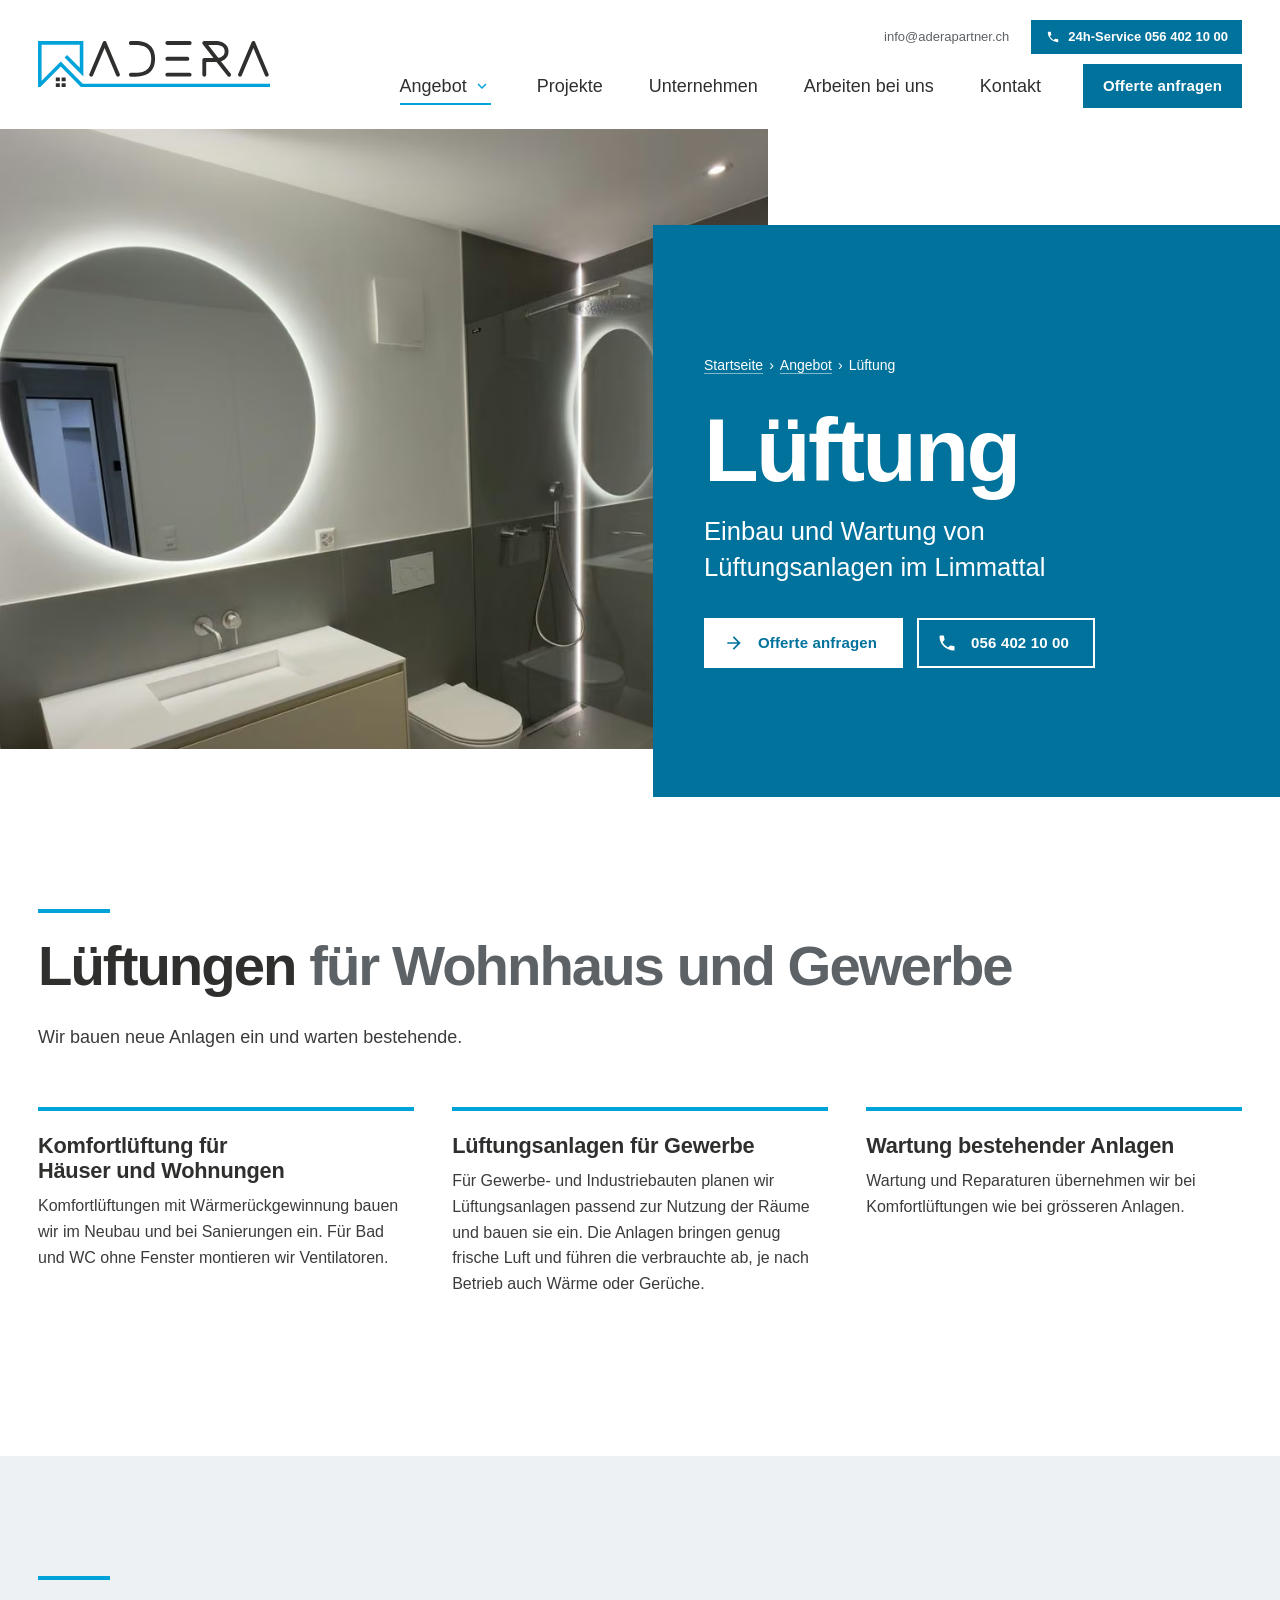
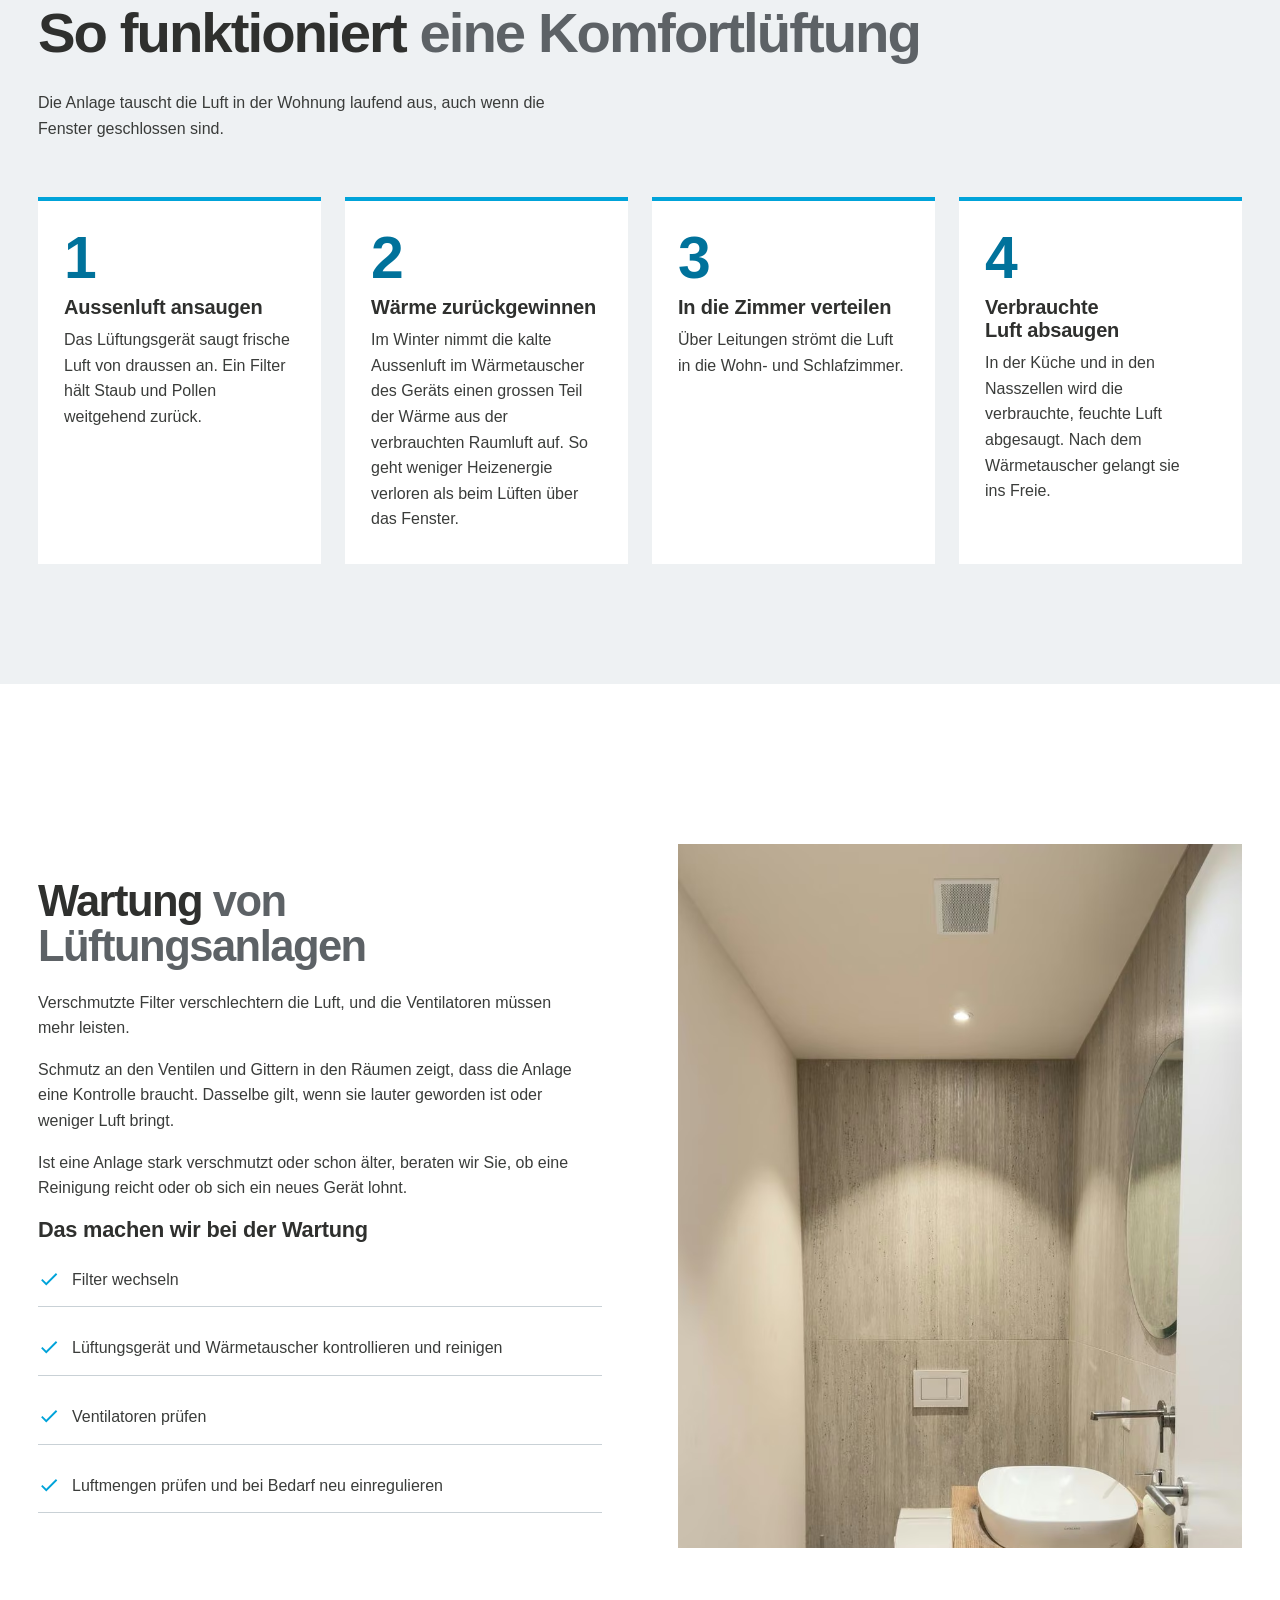
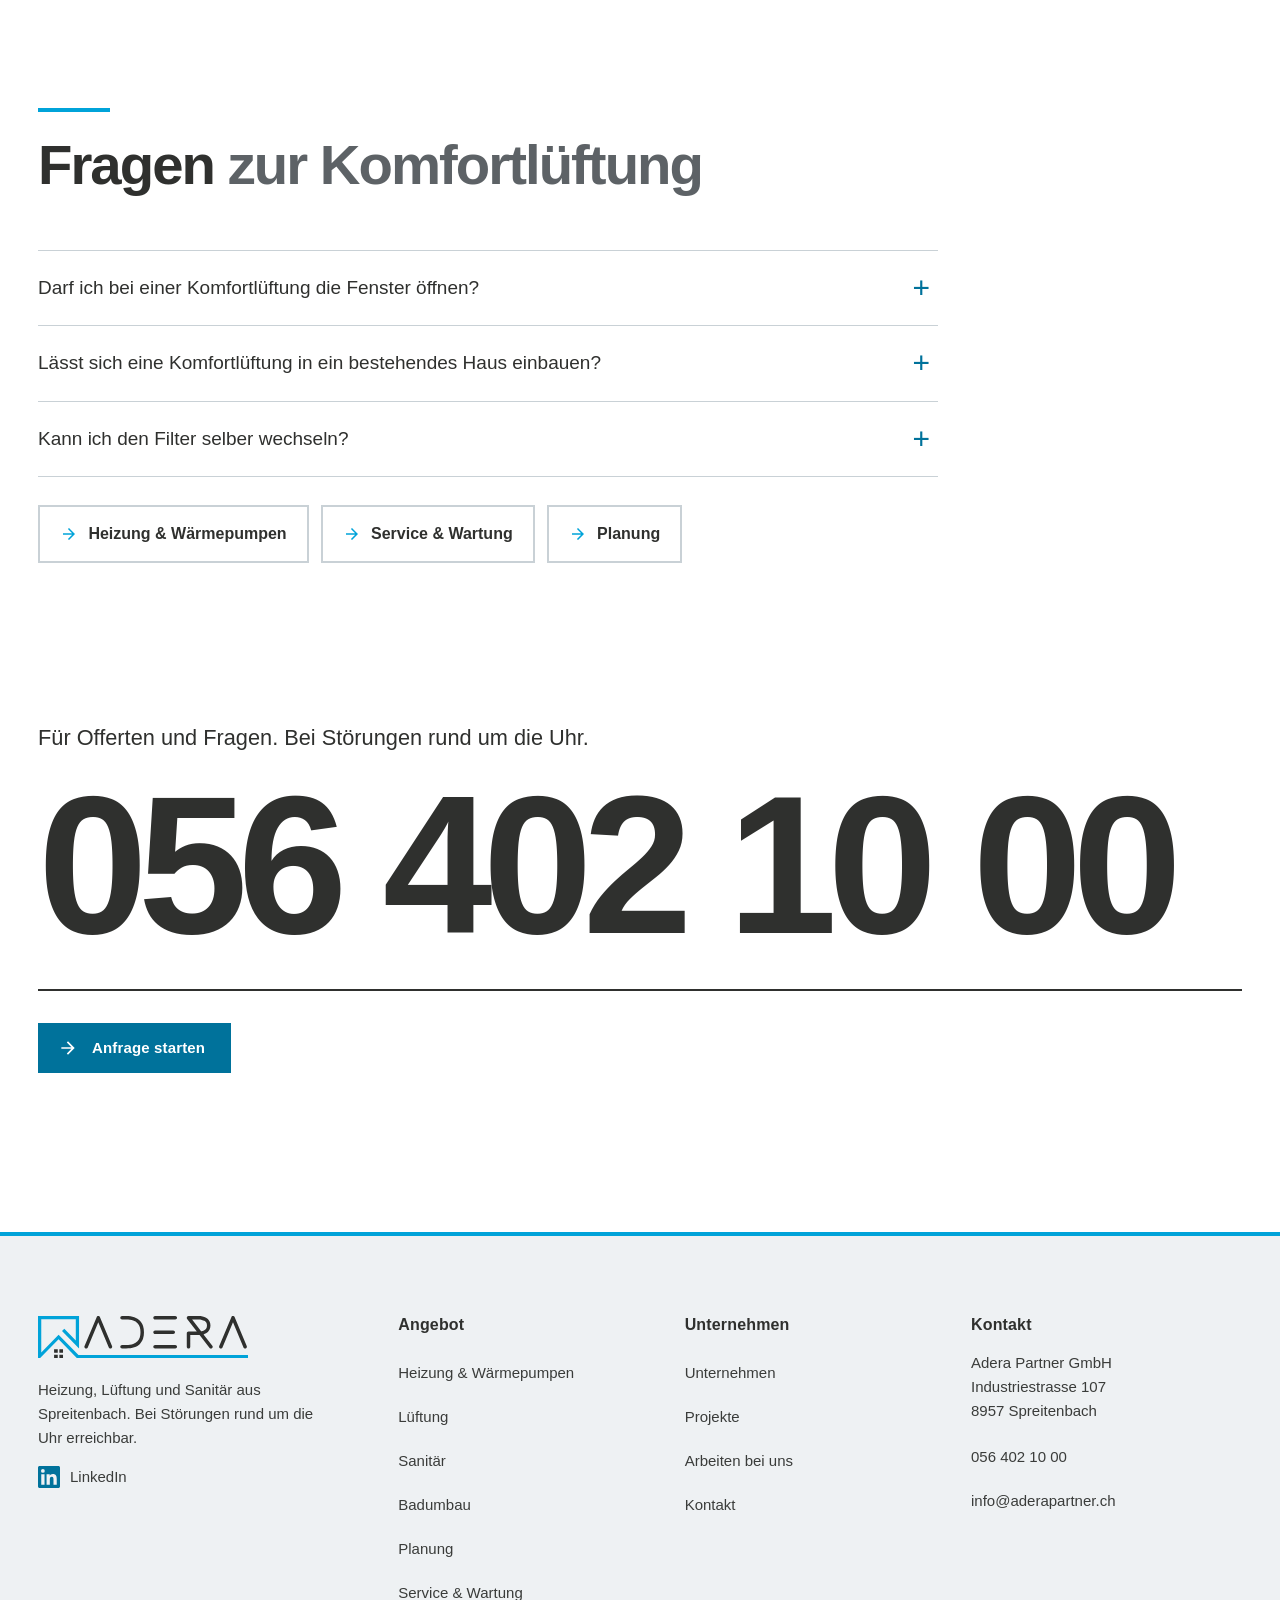
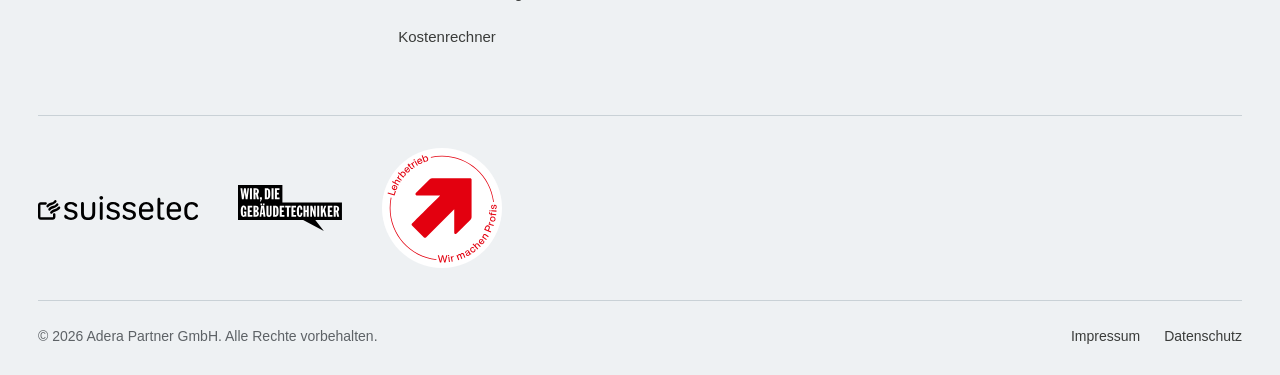
<file: website/lueftung.html>
<!doctype html>
<html lang="de-CH">
<head>
  <meta charset="utf-8">
  <meta name="viewport" content="width=device-width, initial-scale=1">
  <title>Lüftung &amp; Komfortlüftung im Limmattal | Adera Partner GmbH</title>
  <meta name="description" content="Komfortlüftungen für Häuser und Wohnungen, Lüftungsanlagen für Gewerbe und Wartung bestehender Anlagen. Adera Partner GmbH, Spreitenbach.">
  <link rel="canonical" href="https://www.aderapartner.ch/lueftung.html">
  <meta property="og:type" content="website">
  <meta property="og:title" content="Lüftung &amp; Komfortlüftung im Limmattal | Adera Partner GmbH">
  <meta property="og:description" content="Komfortlüftungen für Häuser und Wohnungen, Lüftungsanlagen für Gewerbe und Wartung bestehender Anlagen.">
  <meta property="og:image" content="https://www.aderapartner.ch/assets/img/og/og-lueftung.jpg">
  <meta property="og:url" content="https://www.aderapartner.ch/lueftung.html">
  <meta property="og:site_name" content="Adera Partner GmbH">
  <meta property="og:locale" content="de_CH">
  <meta property="og:image:width" content="1200">
  <meta property="og:image:height" content="630">
  <meta name="twitter:card" content="summary_large_image">
  <link rel="icon" href="assets/img/favicon.png">
  <link rel="apple-touch-icon" href="assets/img/favicon.png">
  <link rel="stylesheet" href="assets/css/style.css?v=20261127a">
  <!-- JSON-LD: automatisch erzeugt mit werkzeuge/jsonld-einfuegen.py -->
  <script type="application/ld+json">
{
  "@context": "https://schema.org",
  "@graph": [
    {
      "@type": [
        "HVACBusiness",
        "Plumber"
      ],
      "@id": "https://www.aderapartner.ch/#organization",
      "name": "Adera Partner GmbH",
      "legalName": "Adera Partner GmbH",
      "url": "https://www.aderapartner.ch/",
      "logo": {
        "@type": "ImageObject",
        "url": "https://www.aderapartner.ch/assets/img/logo-adera-partner.svg"
      },
      "image": [
        "https://www.aderapartner.ch/assets/img/og/og-index.jpg",
        "https://www.aderapartner.ch/assets/img/service-technik.jpg",
        "https://www.aderapartner.ch/assets/img/heizraum.jpg"
      ],
      "description": "Haustechnik-Betrieb aus Spreitenbach: Heizung, Wärmepumpen, Lüftung, Sanitär, Badumbau, Planung und 24h-Service im Limmattal.",
      "telephone": "+41 56 402 10 00",
      "email": "info@aderapartner.ch",
      "address": {
        "@type": "PostalAddress",
        "streetAddress": "Industriestrasse 107",
        "postalCode": "8957",
        "addressLocality": "Spreitenbach",
        "addressRegion": "AG",
        "addressCountry": "CH"
      },
      "hasMap": "https://www.google.com/maps/search/?api=1&query=Industriestrasse+107%2C+8957+Spreitenbach",
      "areaServed": [
        {
          "@type": "City",
          "name": "Spreitenbach"
        },
        {
          "@type": "Place",
          "name": "Limmattal"
        }
      ],
      "foundingDate": "2022-01",
      "founder": [
        {
          "@type": "Person",
          "name": "Erolind Zhaku"
        },
        {
          "@type": "Person",
          "name": "Tosum Zhaku"
        }
      ],
      "vatID": "CHE-190.687.776 MWST",
      "identifier": {
        "@type": "PropertyValue",
        "propertyID": "UID",
        "value": "CHE-190.687.776"
      },
      "memberOf": {
        "@type": "Organization",
        "name": "suissetec",
        "url": "https://suissetec.ch/"
      },
      "knowsAbout": [
        "Heizung",
        "Wärmepumpen",
        "Heizungsersatz",
        "Lüftung",
        "Komfortlüftung",
        "Sanitär",
        "Badumbau",
        "Haustechnik-Planung",
        "Boiler"
      ],
      "contactPoint": [
        {
          "@type": "ContactPoint",
          "contactType": "customer service",
          "telephone": "+41 56 402 10 00",
          "email": "info@aderapartner.ch",
          "availableLanguage": "de",
          "areaServed": "CH"
        },
        {
          "@type": "ContactPoint",
          "contactType": "emergency",
          "name": "24h-Service bei Störungen",
          "telephone": "+41 56 402 10 00",
          "availableLanguage": "de",
          "areaServed": "CH",
          "hoursAvailable": {
            "@type": "OpeningHoursSpecification",
            "dayOfWeek": [
              "https://schema.org/Monday",
              "https://schema.org/Tuesday",
              "https://schema.org/Wednesday",
              "https://schema.org/Thursday",
              "https://schema.org/Friday",
              "https://schema.org/Saturday",
              "https://schema.org/Sunday"
            ],
            "opens": "00:00",
            "closes": "23:59"
          }
        }
      ],
      "hasOfferCatalog": {
        "@type": "OfferCatalog",
        "name": "Angebot der Adera Partner GmbH",
        "itemListElement": [
          {
            "@type": "Offer",
            "itemOffered": {
              "@type": "Service",
              "@id": "https://www.aderapartner.ch/heizung.html#service",
              "name": "Heizung und Wärmepumpen",
              "url": "https://www.aderapartner.ch/heizung.html"
            }
          },
          {
            "@type": "Offer",
            "itemOffered": {
              "@type": "Service",
              "@id": "https://www.aderapartner.ch/lueftung.html#service",
              "name": "Lüftung",
              "url": "https://www.aderapartner.ch/lueftung.html"
            }
          },
          {
            "@type": "Offer",
            "itemOffered": {
              "@type": "Service",
              "@id": "https://www.aderapartner.ch/sanitaer.html#service",
              "name": "Sanitär",
              "url": "https://www.aderapartner.ch/sanitaer.html"
            }
          },
          {
            "@type": "Offer",
            "itemOffered": {
              "@type": "Service",
              "@id": "https://www.aderapartner.ch/badumbau.html#service",
              "name": "Badumbau",
              "url": "https://www.aderapartner.ch/badumbau.html"
            }
          },
          {
            "@type": "Offer",
            "itemOffered": {
              "@type": "Service",
              "@id": "https://www.aderapartner.ch/planung.html#service",
              "name": "Planung Heizung, Lüftung, Sanitär",
              "url": "https://www.aderapartner.ch/planung.html"
            }
          },
          {
            "@type": "Offer",
            "itemOffered": {
              "@type": "Service",
              "@id": "https://www.aderapartner.ch/service.html#service",
              "name": "Service und Wartung",
              "url": "https://www.aderapartner.ch/service.html"
            }
          }
        ]
      },
      "sameAs": [
        "https://www.linkedin.com/company/adera-partner-gmbh/"
      ]
    },
    {
      "@type": "WebSite",
      "@id": "https://www.aderapartner.ch/#website",
      "url": "https://www.aderapartner.ch/",
      "name": "Adera Partner GmbH",
      "inLanguage": "de-CH",
      "publisher": {
        "@id": "https://www.aderapartner.ch/#organization"
      }
    },
    {
      "@type": "WebPage",
      "@id": "https://www.aderapartner.ch/lueftung.html#webpage",
      "url": "https://www.aderapartner.ch/lueftung.html",
      "name": "Lüftung & Komfortlüftung im Limmattal | Adera Partner GmbH",
      "description": "Komfortlüftungen für Häuser und Wohnungen, Lüftungsanlagen für Gewerbe und Wartung bestehender Anlagen. Adera Partner GmbH, Spreitenbach.",
      "inLanguage": "de-CH",
      "isPartOf": {
        "@id": "https://www.aderapartner.ch/#website"
      },
      "about": {
        "@id": "https://www.aderapartner.ch/#organization"
      },
      "primaryImageOfPage": {
        "@type": "ImageObject",
        "url": "https://www.aderapartner.ch/assets/img/bad-rundspiegel-dusche.jpg"
      },
      "breadcrumb": {
        "@id": "https://www.aderapartner.ch/lueftung.html#breadcrumb"
      },
      "mainEntity": {
        "@id": "https://www.aderapartner.ch/lueftung.html#service"
      }
    },
    {
      "@type": "BreadcrumbList",
      "@id": "https://www.aderapartner.ch/lueftung.html#breadcrumb",
      "itemListElement": [
        {
          "@type": "ListItem",
          "position": 1,
          "name": "Startseite",
          "item": "https://www.aderapartner.ch/"
        },
        {
          "@type": "ListItem",
          "position": 2,
          "name": "Angebot",
          "item": "https://www.aderapartner.ch/#angebot"
        },
        {
          "@type": "ListItem",
          "position": 3,
          "name": "Lüftung",
          "item": "https://www.aderapartner.ch/lueftung.html"
        }
      ]
    },
    {
      "@type": "Service",
      "@id": "https://www.aderapartner.ch/lueftung.html#service",
      "name": "Lüftung",
      "serviceType": "Lüftungsanlagen und Komfortlüftung",
      "description": "Komfortlüftungen für Häuser und Wohnungen, Lüftungsanlagen für Gewerbe und Wartung bestehender Anlagen. Adera Partner GmbH, Spreitenbach.",
      "url": "https://www.aderapartner.ch/lueftung.html",
      "provider": {
        "@id": "https://www.aderapartner.ch/#organization"
      },
      "areaServed": [
        {
          "@type": "City",
          "name": "Spreitenbach"
        },
        {
          "@type": "Place",
          "name": "Limmattal"
        }
      ],
      "image": "https://www.aderapartner.ch/assets/img/bad-rundspiegel-dusche.jpg"
    }
  ]
}
  </script>
  <script type="application/ld+json">
{
  "@context": "https://schema.org",
  "@type": "FAQPage",
  "@id": "https://www.aderapartner.ch/lueftung.html#faq",
  "isPartOf": {
    "@id": "https://www.aderapartner.ch/lueftung.html#webpage"
  },
  "mainEntity": [
    {
      "@type": "Question",
      "name": "Darf ich bei einer Komfortlüftung die Fenster öffnen?",
      "acceptedAnswer": {
        "@type": "Answer",
        "text": "Ja, jederzeit. Für frische Luft ist es aber nicht nötig. Im Winter geht beim offenen Fenster Wärme verloren, die das Lüftungsgerät sonst zurückgewinnen würde."
      }
    },
    {
      "@type": "Question",
      "name": "Lässt sich eine Komfortlüftung in ein bestehendes Haus einbauen?",
      "acceptedAnswer": {
        "@type": "Answer",
        "text": "Oft ja, sofern das Lüftungsgerät und die Luftleitungen Platz finden. Bei einem Umbau oder einer Sanierung prüfen wir die Möglichkeiten vor Ort."
      }
    },
    {
      "@type": "Question",
      "name": "Kann ich den Filter selber wechseln?",
      "acceptedAnswer": {
        "@type": "Answer",
        "text": "Bei vielen Komfortlüftungen ja. Wie es geht, steht in der Anleitung des Geräts. Verwenden Sie die Filter, die für Ihr Gerät vorgesehen sind. Wann ein Wechsel fällig ist, zeigen manche Geräte selber an. Sonst gelten die Angaben des Herstellers. An einer stark befahrenen Strasse verschmutzen Filter schneller."
      }
    }
  ]
}
  </script>
  <!-- /JSON-LD -->
</head>
<body>
<a class="skip-link" href="#inhalt">Zum Inhalt springen</a>

<!-- ===== HEADER (auf allen Seiten gleich, nur aria-current anpassen) ===== -->
<header class="site-header">
  <div class="container site-header__inner">
    <a class="brand" href="index.html" aria-label="Adera Partner GmbH – zur Startseite">
      <img src="assets/img/logo-adera-partner.svg" alt="Adera Partner GmbH" width="232" height="45">
    </a>
    <div class="site-header__nav">
      <div class="topbar">
        <a href="mailto:info@aderapartner.ch">info@aderapartner.ch</a>
        <a class="hotline" href="tel:+41564021000"><span class="i i-phone" aria-hidden="true"></span>24h-Service 056 402 10 00</a>
      </div>
      <nav class="mainnav" aria-label="Hauptnavigation">
        <ul>
          <li class="has-dropdown is-active">
            <button type="button" aria-expanded="false" aria-controls="dd-angebot">Angebot <span class="i i-down" aria-hidden="true"></span></button>
            <ul class="dropdown" id="dd-angebot">
              <li><a href="heizung.html"><span class="i i-arrow" aria-hidden="true"></span>Heizung &amp; Wärmepumpen</a></li>
              <li><a href="lueftung.html" aria-current="page"><span class="i i-arrow" aria-hidden="true"></span>Lüftung</a></li>
              <li><a href="sanitaer.html"><span class="i i-arrow" aria-hidden="true"></span>Sanitär</a></li>
              <li><a href="badumbau.html"><span class="i i-arrow" aria-hidden="true"></span>Badumbau</a></li>
              <li><a href="planung.html"><span class="i i-arrow" aria-hidden="true"></span>Planung</a></li>
              <li><a href="service.html"><span class="i i-arrow" aria-hidden="true"></span>Service &amp; Wartung</a></li>
              <li><a href="kostenrechner.html"><span class="i i-arrow" aria-hidden="true"></span>Kostenrechner</a></li>
            </ul>
          </li>
          <li><a href="projekte.html">Projekte</a></li>
          <li><a href="unternehmen.html">Unternehmen</a></li>
          <li><a href="jobs.html">Arbeiten bei uns</a></li>
          <li><a href="kontakt.html">Kontakt</a></li>
          <li class="nav-cta"><a class="btn btn--solid btn--sm" href="kontakt.html#formular">Offerte anfragen</a></li>
        </ul>
      </nav>
    </div>
    <div class="header-actions">
      <a class="header-call" href="tel:+41564021000" aria-label="Anrufen: 056 402 10 00"><span class="i i-phone" aria-hidden="true"></span></a>
      <button class="burger" type="button" aria-label="Menü öffnen" aria-expanded="false" aria-controls="mobilenav"><span></span><span></span><span></span></button>
    </div>
  </div>
  <nav class="mobilenav" id="mobilenav" aria-label="Navigation">
    <ul>
      <li>
        <details open>
          <summary>Angebot <span class="i i-down" aria-hidden="true"></span></summary>
          <ul>
            <li><a href="heizung.html">Heizung &amp; Wärmepumpen</a></li>
            <li><a href="lueftung.html" aria-current="page">Lüftung</a></li>
            <li><a href="sanitaer.html">Sanitär</a></li>
            <li><a href="badumbau.html">Badumbau</a></li>
            <li><a href="planung.html">Planung</a></li>
            <li><a href="service.html">Service &amp; Wartung</a></li>
            <li><a href="kostenrechner.html">Kostenrechner</a></li>
          </ul>
        </details>
      </li>
      <li><a href="projekte.html">Projekte</a></li>
      <li><a href="unternehmen.html">Unternehmen</a></li>
      <li><a href="jobs.html">Arbeiten bei uns</a></li>
      <li><a href="kontakt.html">Kontakt</a></li>
    </ul>
    <div class="mobilenav__contact">
      <a class="btn btn--solid" href="tel:+41564021000"><span class="i i-phone" aria-hidden="true"></span>24h-Service 056 402 10 00</a>
      <a class="btn" href="mailto:info@aderapartner.ch"><span class="i i-mail" aria-hidden="true"></span>info@aderapartner.ch</a>
    </div>
  </nav>
</header>
<!-- ===== /HEADER ===== -->

<main id="inhalt">

  <!-- Hero -->
  <section class="hero hero--page" aria-labelledby="hero-title">
    <div class="hero__media">
      <picture><source type="image/avif" srcset="assets/img/bad-rundspiegel-dusche-600.avif 600w, assets/img/bad-rundspiegel-dusche-900.avif 900w, assets/img/bad-rundspiegel-dusche.avif 1126w" sizes="(max-width: 960px) 100vw, 60vw"><img srcset="assets/img/bad-rundspiegel-dusche-600.jpg 600w, assets/img/bad-rundspiegel-dusche-900.jpg 900w, assets/img/bad-rundspiegel-dusche.jpg 1126w" sizes="(max-width: 960px) 100vw, 60vw" src="assets/img/bad-rundspiegel-dusche.jpg" alt="Bad mit Abluftventilator an der Wand, rundem Lichtspiegel und bodenebener Dusche" width="1126" height="2000" fetchpriority="high" style="object-position: 50% 36%"></picture>
    </div>
    <div class="hero__panel">
      <nav class="breadcrumb" aria-label="Brotkrümelnavigation">
        <ol>
          <li><a href="index.html">Startseite</a></li>
          <li><a href="index.html#angebot">Angebot</a></li>
          <li><span aria-current="page">Lüftung</span></li>
        </ol>
      </nav>
      <h1 id="hero-title" class="is-short">Lüftung</h1>
      <p class="hero__sub">Einbau und Wartung von Lüftungsanlagen im Limmattal</p>
      <div class="btn-stack">
        <a class="btn btn--light" href="kontakt.html?thema=lueftung#formular"><span class="i i-arrow" aria-hidden="true"></span>Offerte anfragen</a>
        <a class="btn btn--light" href="tel:+41564021000"><span class="i i-phone" aria-hidden="true"></span>056&nbsp;402&nbsp;10&nbsp;00</a>
      </div>
    </div>
  </section>

  <!-- Angebot -->
  <section aria-labelledby="angebot-title">
    <div class="container">
      <div class="section-head">
        <h2 id="angebot-title">Lüftungen <span class="soft">für Wohnhaus und Gewerbe</span></h2>
        <p class="lead">Wir bauen neue Anlagen ein und warten bestehende.</p>
      </div>
      <div class="values">
        <div class="value">
          <h3>Komfortlüftung für Häuser und Wohnungen</h3>
          <p>Komfortlüftungen mit Wärmerückgewinnung bauen wir im Neubau und bei Sanierungen ein. Für Bad und WC ohne Fenster montieren wir Ventilatoren.</p>
        </div>
        <div class="value">
          <h3>Lüftungsanlagen für Gewerbe</h3>
          <p>Für Gewerbe- und Industriebauten planen wir Lüftungsanlagen passend zur Nutzung der Räume und bauen sie ein. Die Anlagen bringen genug frische Luft und führen die verbrauchte ab, je nach Betrieb auch Wärme oder Gerüche.</p>
        </div>
        <div class="value">
          <h3>Wartung bestehender Anlagen</h3>
          <p>Wartung und Reparaturen übernehmen wir bei Komfortlüftungen wie bei grösseren Anlagen.</p>
        </div>
      </div>
    </div>
  </section>

  <!-- So funktioniert eine Komfortlüftung -->
  <section class="section section--grey" id="komfortlueftung" aria-labelledby="funktion-title">
    <div class="container">
      <div class="section-head">
        <h2 id="funktion-title">So funktioniert <span class="soft">eine Komfortlüftung</span></h2>
        <p>Die Anlage tauscht die Luft in der Wohnung laufend aus, auch wenn die Fenster geschlossen sind.</p>
      </div>
      <ol class="steps">
        <li>
          <h3>Aussenluft ansaugen</h3>
          <p>Das Lüftungsgerät saugt frische Luft von draussen an. Ein Filter hält Staub und Pollen weitgehend zurück.</p>
        </li>
        <li>
          <h3>Wärme zurückgewinnen</h3>
          <p>Im Winter nimmt die kalte Aussenluft im Wärmetauscher des Geräts einen grossen Teil der Wärme aus der verbrauchten Raumluft auf. So geht weniger Heizenergie verloren als beim Lüften über das Fenster.</p>
        </li>
        <li>
          <h3>In die Zimmer verteilen</h3>
          <p>Über Leitungen strömt die Luft in die Wohn- und Schlafzimmer.</p>
        </li>
        <li>
          <h3>Verbrauchte Luft absaugen</h3>
          <p>In der Küche und in den Nasszellen wird die verbrauchte, feuchte Luft abgesaugt. Nach dem Wärmetauscher gelangt sie ins Freie.</p>
        </li>
      </ol>
    </div>
  </section>

  <!-- Wartung: Text und Foto nebeneinander. Das Foto zeigt ein Lüftungsgitter an der Decke eines Gäste-WCs
       (Hochformat-Ausschnitt von oben, damit das Gitter im Bild bleibt) -->
  <section id="wartung" aria-labelledby="wartung-title">
    <div class="container">
      <div class="feature feature--reverse">
        <div class="feature__media feature__media--hoch">
          <picture><source type="image/avif" srcset="assets/img/gaeste-wc-holz-600.avif 600w, assets/img/gaeste-wc-holz-900.avif 900w, assets/img/gaeste-wc-holz.avif 1126w" sizes="(max-width: 960px) 100vw, 50vw"><img srcset="assets/img/gaeste-wc-holz-600.jpg 600w, assets/img/gaeste-wc-holz-900.jpg 900w, assets/img/gaeste-wc-holz.jpg 1126w" sizes="(max-width: 960px) 100vw, 50vw" src="assets/img/gaeste-wc-holz.jpg" alt="Gäste-WC mit Lüftungsgitter an der Decke, Wand-WC und Waschtisch aus Holz" width="1126" height="2000" loading="lazy"></picture>
        </div>
        <div>
          <h2 id="wartung-title">Wartung <span class="soft">von Lüftungsanlagen</span></h2>
          <p>Verschmutzte Filter verschlechtern die Luft, und die Ventilatoren müssen mehr leisten.</p>
          <p>Schmutz an den Ventilen und Gittern in den Räumen zeigt, dass die Anlage eine Kontrolle braucht. Dasselbe gilt, wenn sie lauter geworden ist oder weniger Luft bringt.</p>
          <p>Ist eine Anlage stark verschmutzt oder schon älter, beraten wir Sie, ob eine Reinigung reicht oder ob sich ein neues Gerät lohnt.</p>
          <h3>Das machen wir bei der Wartung</h3>
          <ul class="checklist checklist--one">
            <li><span class="i i-check" aria-hidden="true"></span><span>Filter wechseln</span></li>
            <li><span class="i i-check" aria-hidden="true"></span><span>Lüftungsgerät und Wärmetauscher kontrollieren und reinigen</span></li>
            <li><span class="i i-check" aria-hidden="true"></span><span>Ventilatoren prüfen</span></li>
            <li><span class="i i-check" aria-hidden="true"></span><span>Luftmengen prüfen und bei Bedarf neu einregulieren</span></li>
          </ul>
        </div>
      </div>
    </div>
  </section>

  <!-- Fragen -->
  <section aria-labelledby="faq-title">
    <div class="container">
      <div class="section-head">
        <h2 id="faq-title">Fragen <span class="soft">zur Komfortlüftung</span></h2>
      </div>
      <div class="faq">
        <details>
          <summary>Darf ich bei einer Komfortlüftung die Fenster öffnen?</summary>
          <div>
            <p>Ja, jederzeit. Für frische Luft ist es aber nicht nötig. Im Winter geht beim offenen Fenster Wärme verloren, die das Lüftungsgerät sonst zurückgewinnen würde.</p>
          </div>
        </details>
        <details>
          <summary>Lässt sich eine Komfortlüftung in ein bestehendes Haus einbauen?</summary>
          <div>
            <p>Oft ja, sofern das Lüftungsgerät und die Luftleitungen Platz finden. Bei einem Umbau oder einer Sanierung prüfen wir die Möglichkeiten vor Ort.</p>
          </div>
        </details>
        <details>
          <summary>Kann ich den Filter selber wechseln?</summary>
          <div>
            <p>Bei vielen Komfortlüftungen ja. Wie es geht, steht in der Anleitung des Geräts. Verwenden Sie die Filter, die für Ihr Gerät vorgesehen sind.</p>
            <p>Wann ein Wechsel fällig ist, zeigen manche Geräte selber an. Sonst gelten die Angaben des Herstellers. An einer stark befahrenen Strasse verschmutzen Filter schneller.</p>
          </div>
        </details>
      </div>
      <nav class="btn-row" aria-label="Verwandte Angebote">
        <ul class="more-links">
          <li><a href="heizung.html"><span class="i i-arrow" aria-hidden="true"></span>Heizung &amp; Wärmepumpen</a></li>
          <li><a href="service.html"><span class="i i-arrow" aria-hidden="true"></span>Service &amp; Wartung</a></li>
          <li><a href="planung.html"><span class="i i-arrow" aria-hidden="true"></span>Planung</a></li>
        </ul>
      </nav>
    </div>
  </section>

</main>

<!-- ===== FOOTER (auf allen Seiten gleich) ===== -->
<footer class="site-footer">
  <div class="container">
    <div class="site-footer__grid">
      <div class="footer-brand">
        <img src="assets/img/logo-adera-partner.svg" alt="Adera Partner GmbH" width="210" height="41" loading="lazy">
        <p>Heizung, Lüftung und Sanitär aus Spreitenbach. Bei Störungen rund um die Uhr erreichbar.</p>
        <a class="social" href="https://www.linkedin.com/company/adera-partner-gmbh/" target="_blank" rel="noopener"><span class="i i-linkedin" aria-hidden="true"></span>LinkedIn</a>
      </div>
      <div>
        <h3>Angebot</h3>
        <ul>
          <li><a href="heizung.html">Heizung &amp; Wärmepumpen</a></li>
          <li><a href="lueftung.html">Lüftung</a></li>
          <li><a href="sanitaer.html">Sanitär</a></li>
          <li><a href="badumbau.html">Badumbau</a></li>
          <li><a href="planung.html">Planung</a></li>
          <li><a href="service.html">Service &amp; Wartung</a></li>
          <li><a href="kostenrechner.html">Kostenrechner</a></li>
        </ul>
      </div>
      <div>
        <h3>Unternehmen</h3>
        <ul>
          <li><a href="unternehmen.html">Unternehmen</a></li>
          <li><a href="projekte.html">Projekte</a></li>
          <li><a href="jobs.html">Arbeiten bei uns</a></li>
          <li><a href="kontakt.html">Kontakt</a></li>
        </ul>
      </div>
      <div>
        <h3>Kontakt</h3>
        <address>Adera Partner GmbH<br>Industriestrasse 107<br>8957 Spreitenbach</address>
        <ul>
          <li><a href="tel:+41564021000">056 402 10 00</a></li>
          <li><a href="mailto:info@aderapartner.ch">info@aderapartner.ch</a></li>
        </ul>
      </div>
    </div>
    <div class="memberships">
      <a class="member-logo" href="https://suissetec.ch/de/home.html" target="_blank" rel="noopener"><img src="assets/img/logo-suissetec.svg" alt="Mitglied bei suissetec" width="160" height="24" loading="lazy"></a>
      <a class="member-logo" href="https://wir-die-gebaeudetechniker.ch/" target="_blank" rel="noopener"><img src="assets/img/logo-wdg.svg" alt="Wir, die Gebäudetechniker" width="99" height="44" loading="lazy"></a>
      <img class="vignette" src="assets/img/vignette-lehrbetrieb.svg" alt="Lehrbetrieb – Wir machen Profis" width="120" height="120" loading="lazy">
    </div>
    <div class="site-footer__bottom">
      <span>© <span data-year>2026</span> Adera Partner GmbH. Alle Rechte vorbehalten.</span>
      <ul>
        <li><a href="impressum.html">Impressum</a></li>
        <li><a href="datenschutz.html">Datenschutz</a></li>
      </ul>
    </div>
  </div>
</footer>
<!-- ===== /FOOTER ===== -->

<script src="assets/js/main.js?v=20261127a" defer></script>
</body>
</html>
</file>
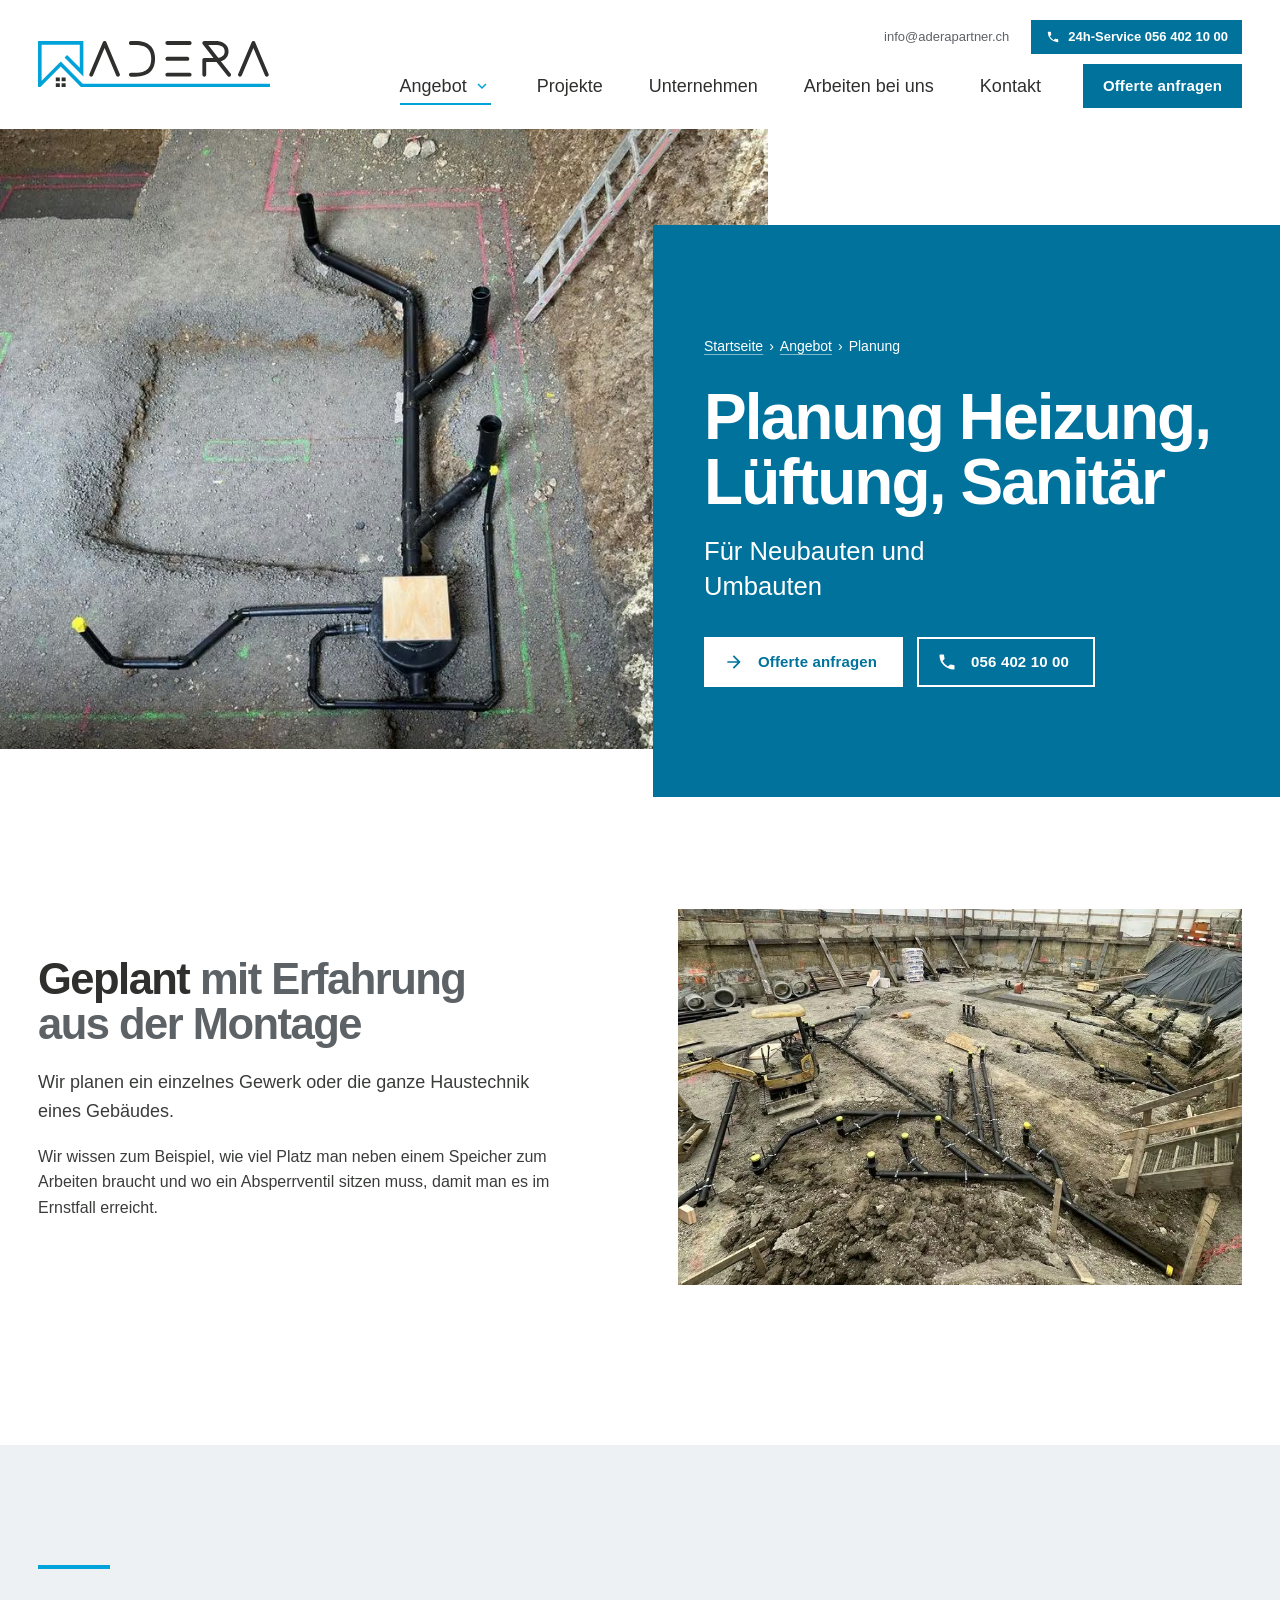
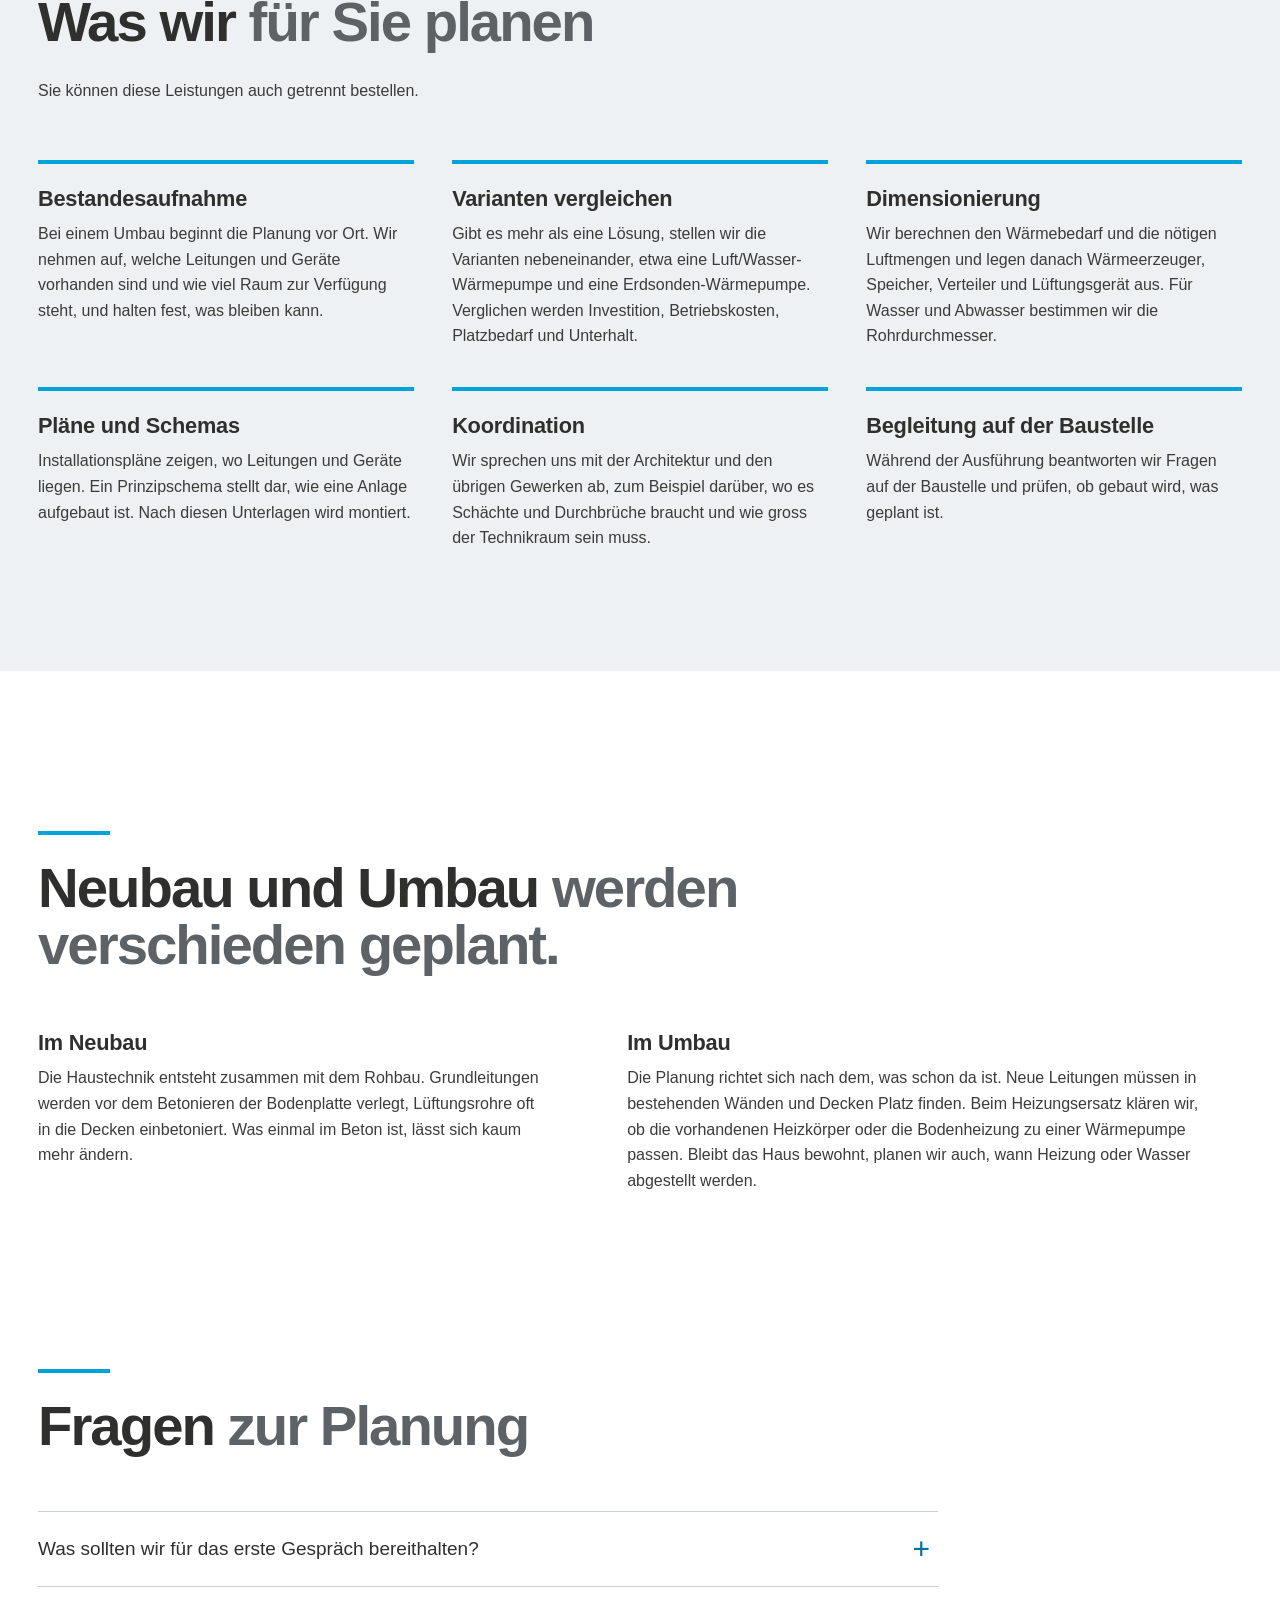
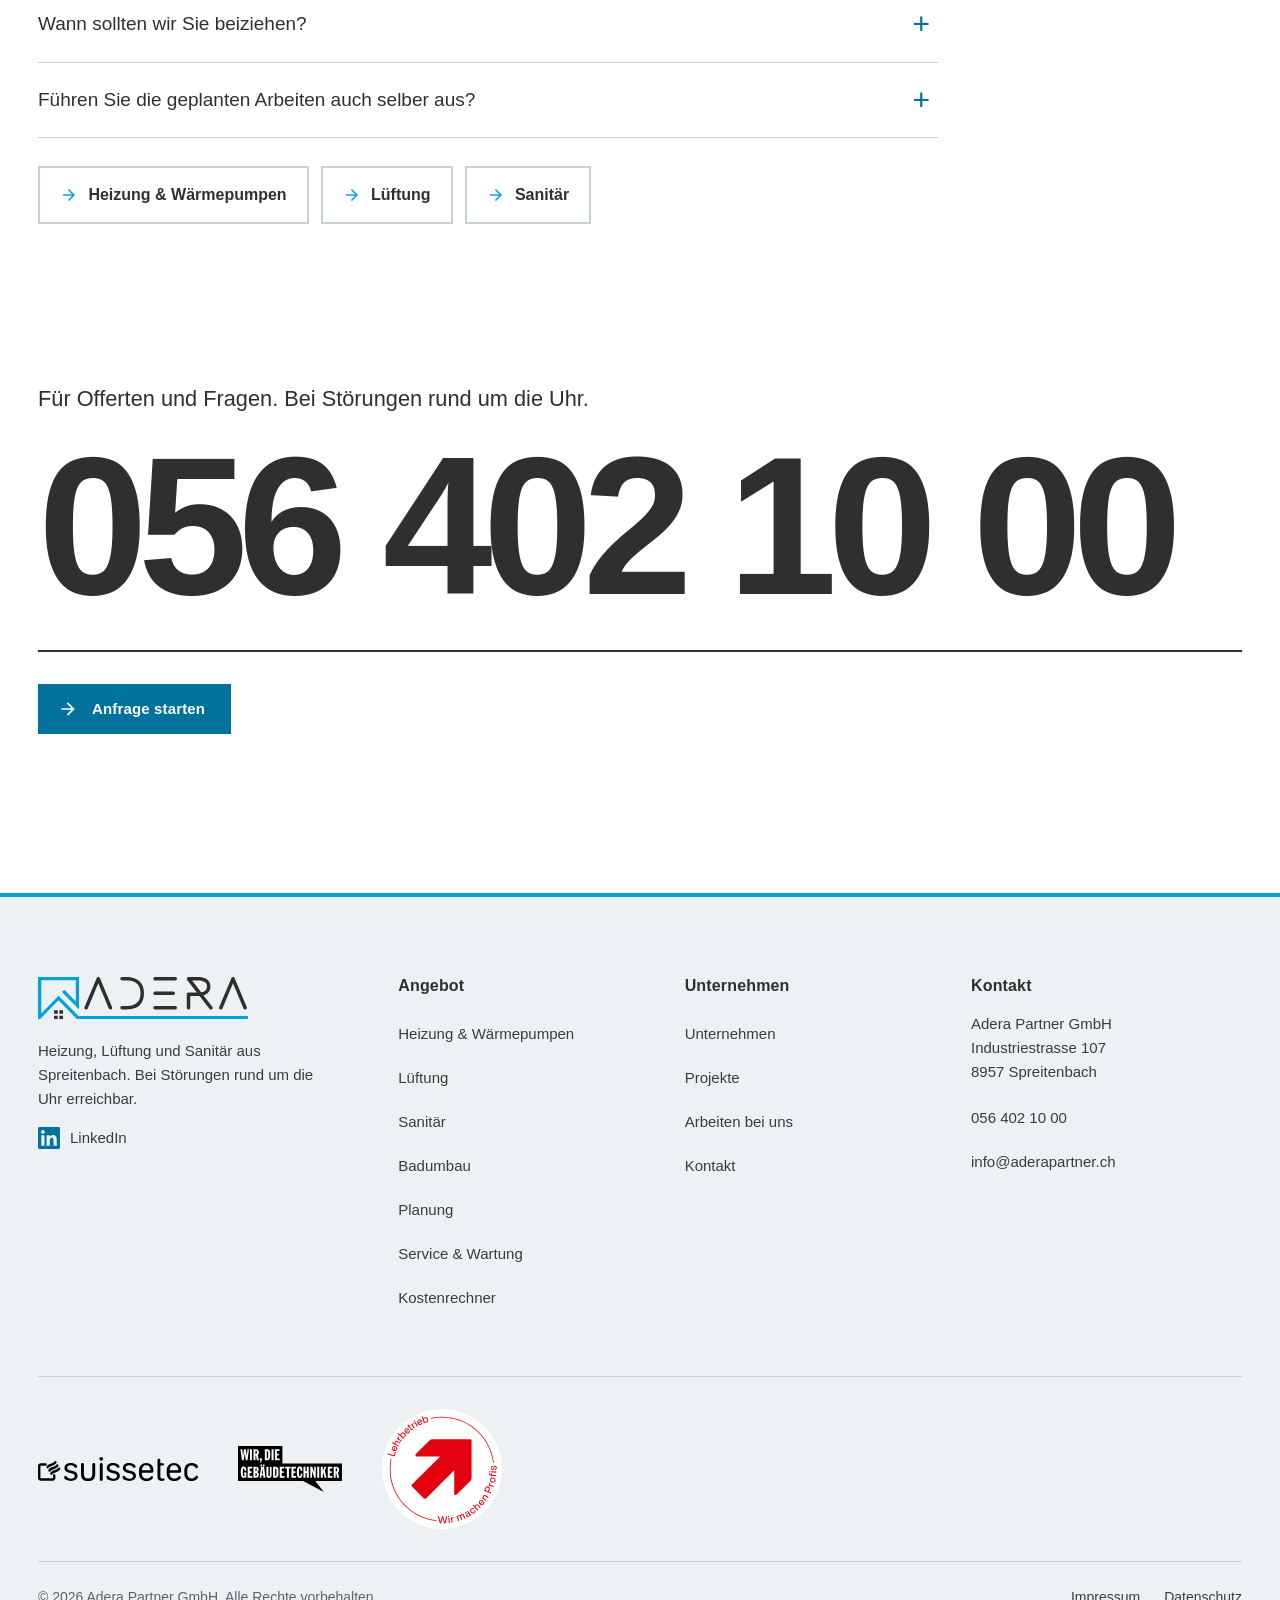
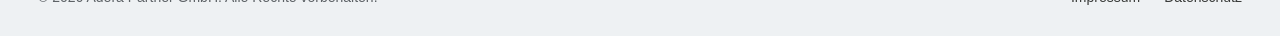
<file: website/planung.html>
<!doctype html>
<html lang="de-CH">
<head>
  <meta charset="utf-8">
  <meta name="viewport" content="width=device-width, initial-scale=1">
  <title>Haustechnik-Planung in Spreitenbach | Adera Partner GmbH</title>
  <meta name="description" content="Planung von Heizung, Lüftung und Sanitär für Neu- und Umbauten. Bestandesaufnahme, Varianten, Dimensionierung, Pläne und Baubegleitung.">
  <link rel="canonical" href="https://www.aderapartner.ch/planung.html">
  <meta property="og:type" content="website">
  <meta property="og:title" content="Haustechnik-Planung in Spreitenbach | Adera Partner GmbH">
  <meta property="og:description" content="Planung von Heizung, Lüftung und Sanitär für Neu- und Umbauten, aus Spreitenbach.">
  <meta property="og:image" content="https://www.aderapartner.ch/assets/img/og/og-planung.jpg">
  <meta property="og:url" content="https://www.aderapartner.ch/planung.html">
  <meta property="og:site_name" content="Adera Partner GmbH">
  <meta property="og:locale" content="de_CH">
  <meta property="og:image:width" content="1200">
  <meta property="og:image:height" content="630">
  <meta name="twitter:card" content="summary_large_image">
  <link rel="icon" href="assets/img/favicon.png">
  <link rel="apple-touch-icon" href="assets/img/favicon.png">
  <link rel="stylesheet" href="assets/css/style.css?v=20261127a">
  <!-- JSON-LD: automatisch erzeugt mit werkzeuge/jsonld-einfuegen.py -->
  <script type="application/ld+json">
{
  "@context": "https://schema.org",
  "@graph": [
    {
      "@type": [
        "HVACBusiness",
        "Plumber"
      ],
      "@id": "https://www.aderapartner.ch/#organization",
      "name": "Adera Partner GmbH",
      "legalName": "Adera Partner GmbH",
      "url": "https://www.aderapartner.ch/",
      "logo": {
        "@type": "ImageObject",
        "url": "https://www.aderapartner.ch/assets/img/logo-adera-partner.svg"
      },
      "image": [
        "https://www.aderapartner.ch/assets/img/og/og-index.jpg",
        "https://www.aderapartner.ch/assets/img/service-technik.jpg",
        "https://www.aderapartner.ch/assets/img/heizraum.jpg"
      ],
      "description": "Haustechnik-Betrieb aus Spreitenbach: Heizung, Wärmepumpen, Lüftung, Sanitär, Badumbau, Planung und 24h-Service im Limmattal.",
      "telephone": "+41 56 402 10 00",
      "email": "info@aderapartner.ch",
      "address": {
        "@type": "PostalAddress",
        "streetAddress": "Industriestrasse 107",
        "postalCode": "8957",
        "addressLocality": "Spreitenbach",
        "addressRegion": "AG",
        "addressCountry": "CH"
      },
      "hasMap": "https://www.google.com/maps/search/?api=1&query=Industriestrasse+107%2C+8957+Spreitenbach",
      "areaServed": [
        {
          "@type": "City",
          "name": "Spreitenbach"
        },
        {
          "@type": "Place",
          "name": "Limmattal"
        }
      ],
      "foundingDate": "2022-01",
      "founder": [
        {
          "@type": "Person",
          "name": "Erolind Zhaku"
        },
        {
          "@type": "Person",
          "name": "Tosum Zhaku"
        }
      ],
      "vatID": "CHE-190.687.776 MWST",
      "identifier": {
        "@type": "PropertyValue",
        "propertyID": "UID",
        "value": "CHE-190.687.776"
      },
      "memberOf": {
        "@type": "Organization",
        "name": "suissetec",
        "url": "https://suissetec.ch/"
      },
      "knowsAbout": [
        "Heizung",
        "Wärmepumpen",
        "Heizungsersatz",
        "Lüftung",
        "Komfortlüftung",
        "Sanitär",
        "Badumbau",
        "Haustechnik-Planung",
        "Boiler"
      ],
      "contactPoint": [
        {
          "@type": "ContactPoint",
          "contactType": "customer service",
          "telephone": "+41 56 402 10 00",
          "email": "info@aderapartner.ch",
          "availableLanguage": "de",
          "areaServed": "CH"
        },
        {
          "@type": "ContactPoint",
          "contactType": "emergency",
          "name": "24h-Service bei Störungen",
          "telephone": "+41 56 402 10 00",
          "availableLanguage": "de",
          "areaServed": "CH",
          "hoursAvailable": {
            "@type": "OpeningHoursSpecification",
            "dayOfWeek": [
              "https://schema.org/Monday",
              "https://schema.org/Tuesday",
              "https://schema.org/Wednesday",
              "https://schema.org/Thursday",
              "https://schema.org/Friday",
              "https://schema.org/Saturday",
              "https://schema.org/Sunday"
            ],
            "opens": "00:00",
            "closes": "23:59"
          }
        }
      ],
      "hasOfferCatalog": {
        "@type": "OfferCatalog",
        "name": "Angebot der Adera Partner GmbH",
        "itemListElement": [
          {
            "@type": "Offer",
            "itemOffered": {
              "@type": "Service",
              "@id": "https://www.aderapartner.ch/heizung.html#service",
              "name": "Heizung und Wärmepumpen",
              "url": "https://www.aderapartner.ch/heizung.html"
            }
          },
          {
            "@type": "Offer",
            "itemOffered": {
              "@type": "Service",
              "@id": "https://www.aderapartner.ch/lueftung.html#service",
              "name": "Lüftung",
              "url": "https://www.aderapartner.ch/lueftung.html"
            }
          },
          {
            "@type": "Offer",
            "itemOffered": {
              "@type": "Service",
              "@id": "https://www.aderapartner.ch/sanitaer.html#service",
              "name": "Sanitär",
              "url": "https://www.aderapartner.ch/sanitaer.html"
            }
          },
          {
            "@type": "Offer",
            "itemOffered": {
              "@type": "Service",
              "@id": "https://www.aderapartner.ch/badumbau.html#service",
              "name": "Badumbau",
              "url": "https://www.aderapartner.ch/badumbau.html"
            }
          },
          {
            "@type": "Offer",
            "itemOffered": {
              "@type": "Service",
              "@id": "https://www.aderapartner.ch/planung.html#service",
              "name": "Planung Heizung, Lüftung, Sanitär",
              "url": "https://www.aderapartner.ch/planung.html"
            }
          },
          {
            "@type": "Offer",
            "itemOffered": {
              "@type": "Service",
              "@id": "https://www.aderapartner.ch/service.html#service",
              "name": "Service und Wartung",
              "url": "https://www.aderapartner.ch/service.html"
            }
          }
        ]
      },
      "sameAs": [
        "https://www.linkedin.com/company/adera-partner-gmbh/"
      ]
    },
    {
      "@type": "WebSite",
      "@id": "https://www.aderapartner.ch/#website",
      "url": "https://www.aderapartner.ch/",
      "name": "Adera Partner GmbH",
      "inLanguage": "de-CH",
      "publisher": {
        "@id": "https://www.aderapartner.ch/#organization"
      }
    },
    {
      "@type": "WebPage",
      "@id": "https://www.aderapartner.ch/planung.html#webpage",
      "url": "https://www.aderapartner.ch/planung.html",
      "name": "Haustechnik-Planung in Spreitenbach | Adera Partner GmbH",
      "description": "Planung von Heizung, Lüftung und Sanitär für Neu- und Umbauten. Bestandesaufnahme, Varianten, Dimensionierung, Pläne und Baubegleitung.",
      "inLanguage": "de-CH",
      "isPartOf": {
        "@id": "https://www.aderapartner.ch/#website"
      },
      "about": {
        "@id": "https://www.aderapartner.ch/#organization"
      },
      "primaryImageOfPage": {
        "@type": "ImageObject",
        "url": "https://www.aderapartner.ch/assets/img/baugrube-leitungen.jpg"
      },
      "breadcrumb": {
        "@id": "https://www.aderapartner.ch/planung.html#breadcrumb"
      },
      "mainEntity": {
        "@id": "https://www.aderapartner.ch/planung.html#service"
      }
    },
    {
      "@type": "BreadcrumbList",
      "@id": "https://www.aderapartner.ch/planung.html#breadcrumb",
      "itemListElement": [
        {
          "@type": "ListItem",
          "position": 1,
          "name": "Startseite",
          "item": "https://www.aderapartner.ch/"
        },
        {
          "@type": "ListItem",
          "position": 2,
          "name": "Angebot",
          "item": "https://www.aderapartner.ch/#angebot"
        },
        {
          "@type": "ListItem",
          "position": 3,
          "name": "Planung",
          "item": "https://www.aderapartner.ch/planung.html"
        }
      ]
    },
    {
      "@type": "Service",
      "@id": "https://www.aderapartner.ch/planung.html#service",
      "name": "Planung Heizung, Lüftung, Sanitär",
      "serviceType": "Haustechnik-Planung",
      "description": "Planung von Heizung, Lüftung und Sanitär für Neu- und Umbauten. Bestandesaufnahme, Varianten, Dimensionierung, Pläne und Baubegleitung.",
      "url": "https://www.aderapartner.ch/planung.html",
      "provider": {
        "@id": "https://www.aderapartner.ch/#organization"
      },
      "areaServed": [
        {
          "@type": "City",
          "name": "Spreitenbach"
        },
        {
          "@type": "Place",
          "name": "Limmattal"
        }
      ],
      "image": "https://www.aderapartner.ch/assets/img/baugrube-leitungen.jpg"
    }
  ]
}
  </script>
  <script type="application/ld+json">
{
  "@context": "https://schema.org",
  "@type": "FAQPage",
  "@id": "https://www.aderapartner.ch/planung.html#faq",
  "isPartOf": {
    "@id": "https://www.aderapartner.ch/planung.html#webpage"
  },
  "mainEntity": [
    {
      "@type": "Question",
      "name": "Was sollten wir für das erste Gespräch bereithalten?",
      "acceptedAnswer": {
        "@type": "Answer",
        "text": "Bringen Sie mit, was Sie schon haben, zum Beispiel Pläne des Gebäudes, Angaben zur bestehenden Anlage wie Baujahr und Heizsystem, Fotos vom Heizraum und Ihre Vorstellungen zu den Terminen. Pläne und Fotos schicken Sie am besten vorab an info@aderapartner.ch. Was fehlt, nehmen wir bei der Bestandesaufnahme auf."
      }
    },
    {
      "@type": "Question",
      "name": "Wann sollten wir Sie beiziehen?",
      "acceptedAnswer": {
        "@type": "Answer",
        "text": "Im Neubau, sobald erste Grundrisse vorliegen. Dann lassen sich Technikraum und Schächte noch ohne Umplanung einzeichnen. Beim Heizungsersatz, solange die alte Anlage noch läuft."
      }
    },
    {
      "@type": "Question",
      "name": "Führen Sie die geplanten Arbeiten auch selber aus?",
      "acceptedAnswer": {
        "@type": "Answer",
        "text": "Ja. Sie können uns nach der Planung auch die Montage und später die Wartung übertragen. Fragen zwischen Plan und Baustelle klären wir dann im eigenen Betrieb."
      }
    }
  ]
}
  </script>
  <!-- /JSON-LD -->
</head>
<body>
<a class="skip-link" href="#inhalt">Zum Inhalt springen</a>

<!-- ===== HEADER (auf allen Seiten gleich, nur aria-current anpassen) ===== -->
<header class="site-header">
  <div class="container site-header__inner">
    <a class="brand" href="index.html" aria-label="Adera Partner GmbH – zur Startseite">
      <img src="assets/img/logo-adera-partner.svg" alt="Adera Partner GmbH" width="232" height="45">
    </a>
    <div class="site-header__nav">
      <div class="topbar">
        <a href="mailto:info@aderapartner.ch">info@aderapartner.ch</a>
        <a class="hotline" href="tel:+41564021000"><span class="i i-phone" aria-hidden="true"></span>24h-Service 056 402 10 00</a>
      </div>
      <nav class="mainnav" aria-label="Hauptnavigation">
        <ul>
          <li class="has-dropdown is-active">
            <button type="button" aria-expanded="false" aria-controls="dd-angebot">Angebot <span class="i i-down" aria-hidden="true"></span></button>
            <ul class="dropdown" id="dd-angebot">
              <li><a href="heizung.html"><span class="i i-arrow" aria-hidden="true"></span>Heizung &amp; Wärmepumpen</a></li>
              <li><a href="lueftung.html"><span class="i i-arrow" aria-hidden="true"></span>Lüftung</a></li>
              <li><a href="sanitaer.html"><span class="i i-arrow" aria-hidden="true"></span>Sanitär</a></li>
              <li><a href="badumbau.html"><span class="i i-arrow" aria-hidden="true"></span>Badumbau</a></li>
              <li><a href="planung.html" aria-current="page"><span class="i i-arrow" aria-hidden="true"></span>Planung</a></li>
              <li><a href="service.html"><span class="i i-arrow" aria-hidden="true"></span>Service &amp; Wartung</a></li>
              <li><a href="kostenrechner.html"><span class="i i-arrow" aria-hidden="true"></span>Kostenrechner</a></li>
            </ul>
          </li>
          <li><a href="projekte.html">Projekte</a></li>
          <li><a href="unternehmen.html">Unternehmen</a></li>
          <li><a href="jobs.html">Arbeiten bei uns</a></li>
          <li><a href="kontakt.html">Kontakt</a></li>
          <li class="nav-cta"><a class="btn btn--solid btn--sm" href="kontakt.html#formular">Offerte anfragen</a></li>
        </ul>
      </nav>
    </div>
    <div class="header-actions">
      <a class="header-call" href="tel:+41564021000" aria-label="Anrufen: 056 402 10 00"><span class="i i-phone" aria-hidden="true"></span></a>
      <button class="burger" type="button" aria-label="Menü öffnen" aria-expanded="false" aria-controls="mobilenav"><span></span><span></span><span></span></button>
    </div>
  </div>
  <nav class="mobilenav" id="mobilenav" aria-label="Navigation">
    <ul>
      <li>
        <details open>
          <summary>Angebot <span class="i i-down" aria-hidden="true"></span></summary>
          <ul>
            <li><a href="heizung.html">Heizung &amp; Wärmepumpen</a></li>
            <li><a href="lueftung.html">Lüftung</a></li>
            <li><a href="sanitaer.html">Sanitär</a></li>
            <li><a href="badumbau.html">Badumbau</a></li>
            <li><a href="planung.html" aria-current="page">Planung</a></li>
            <li><a href="service.html">Service &amp; Wartung</a></li>
            <li><a href="kostenrechner.html">Kostenrechner</a></li>
          </ul>
        </details>
      </li>
      <li><a href="projekte.html">Projekte</a></li>
      <li><a href="unternehmen.html">Unternehmen</a></li>
      <li><a href="jobs.html">Arbeiten bei uns</a></li>
      <li><a href="kontakt.html">Kontakt</a></li>
    </ul>
    <div class="mobilenav__contact">
      <a class="btn btn--solid" href="tel:+41564021000"><span class="i i-phone" aria-hidden="true"></span>24h-Service 056 402 10 00</a>
      <a class="btn" href="mailto:info@aderapartner.ch"><span class="i i-mail" aria-hidden="true"></span>info@aderapartner.ch</a>
    </div>
  </nav>
</header>
<!-- ===== /HEADER ===== -->

<main id="inhalt">

  <!-- Hero -->
  <section class="hero hero--page" aria-labelledby="hero-title">
    <div class="hero__media">
      <picture><source type="image/avif" srcset="assets/img/baugrube-leitungen-600.avif 600w, assets/img/baugrube-leitungen-900.avif 900w, assets/img/baugrube-leitungen-1200.avif 1200w, assets/img/baugrube-leitungen.avif 1500w" sizes="(max-width: 960px) 100vw, 60vw"><img srcset="assets/img/baugrube-leitungen-600.jpg 600w, assets/img/baugrube-leitungen-900.jpg 900w, assets/img/baugrube-leitungen-1200.jpg 1200w, assets/img/baugrube-leitungen.jpg 1500w" sizes="(max-width: 960px) 100vw, 60vw" src="assets/img/baugrube-leitungen.jpg" alt="Grundleitungen mit Schacht in einer Baugrube, von oben gesehen" width="1500" height="2000" fetchpriority="high"></picture>
    </div>
    <div class="hero__panel">
      <nav class="breadcrumb" aria-label="Brotkrümelnavigation">
        <ol>
          <li><a href="index.html">Startseite</a></li>
          <li><a href="index.html#angebot">Angebot</a></li>
          <li><span aria-current="page">Planung</span></li>
        </ol>
      </nav>
      <h1 id="hero-title">Planung Heizung, Lüftung, Sanitär</h1>
      <p class="hero__sub">Für Neubauten und Umbauten</p>
      <div class="btn-stack">
        <a class="btn btn--light" href="kontakt.html?thema=planung#formular"><span class="i i-arrow" aria-hidden="true"></span>Offerte anfragen</a>
        <a class="btn btn--light" href="tel:+41564021000"><span class="i i-phone" aria-hidden="true"></span>056&nbsp;402&nbsp;10&nbsp;00</a>
      </div>
    </div>
  </section>

  <!-- Einstieg -->
  <section aria-labelledby="einstieg-title">
    <div class="container">
      <div class="feature feature--reverse">
        <div class="feature__media">
          <picture><source type="image/avif" srcset="assets/img/baustelle-grundleitungen-600.avif 600w, assets/img/baustelle-grundleitungen-900.avif 900w, assets/img/baustelle-grundleitungen-1200.avif 1200w, assets/img/baustelle-grundleitungen.avif 1500w" sizes="(max-width: 960px) 100vw, 50vw"><img srcset="assets/img/baustelle-grundleitungen-600.jpg 600w, assets/img/baustelle-grundleitungen-900.jpg 900w, assets/img/baustelle-grundleitungen-1200.jpg 1200w, assets/img/baustelle-grundleitungen.jpg 1500w" sizes="(max-width: 960px) 100vw, 50vw" src="assets/img/baustelle-grundleitungen.jpg" alt="Neubau-Baustelle mit verlegten Grundleitungen in der Baugrube" width="1500" height="2000" loading="lazy" style="object-position: 50% 70%"></picture>
        </div>
        <div>
          <h2 id="einstieg-title">Geplant <span class="soft">mit Erfahrung aus der Montage</span></h2>
          <p class="lead">Wir planen ein einzelnes Gewerk oder die ganze Haustechnik eines Gebäudes.</p>
          <p>Wir wissen zum Beispiel, wie viel Platz man neben einem Speicher zum Arbeiten braucht und wo ein Absperrventil sitzen muss, damit man es im Ernstfall erreicht.</p>
        </div>
      </div>
    </div>
  </section>

  <!-- Leistungen -->
  <section class="section section--grey" id="leistungen" aria-labelledby="leistungen-title">
    <div class="container">
      <div class="section-head">
        <h2 id="leistungen-title">Was wir <span class="soft">für Sie planen</span></h2>
        <p>Sie können diese Leistungen auch getrennt bestellen.</p>
      </div>
      <div class="values">
        <div class="value">
          <h3>Bestandesaufnahme</h3>
          <p>Bei einem Umbau beginnt die Planung vor Ort. Wir nehmen auf, welche Leitungen und Geräte vorhanden sind und wie viel Raum zur Verfügung steht, und halten fest, was bleiben kann.</p>
        </div>
        <div class="value">
          <h3>Varianten vergleichen</h3>
          <p>Gibt es mehr als eine Lösung, stellen wir die Varianten nebeneinander, etwa eine Luft/Wasser-Wärmepumpe und eine Erdsonden-Wärmepumpe. Verglichen werden Investition, Betriebskosten, Platzbedarf und Unterhalt.</p>
        </div>
        <div class="value">
          <h3>Dimensionierung</h3>
          <p>Wir berechnen den Wärmebedarf und die nötigen Luftmengen und legen danach Wärmeerzeuger, Speicher, Verteiler und Lüftungsgerät aus. Für Wasser und Abwasser bestimmen wir die Rohrdurchmesser.</p>
        </div>
        <div class="value">
          <h3>Pläne und Schemas</h3>
          <p>Installationspläne zeigen, wo Leitungen und Geräte liegen. Ein Prinzipschema stellt dar, wie eine Anlage aufgebaut ist. Nach diesen Unterlagen wird montiert.</p>
        </div>
        <div class="value">
          <h3>Koordination</h3>
          <p>Wir sprechen uns mit der Architektur und den übrigen Gewerken ab, zum Beispiel darüber, wo es Schächte und Durchbrüche braucht und wie gross der Technikraum sein muss.</p>
        </div>
        <div class="value">
          <h3>Begleitung auf der Baustelle</h3>
          <p>Während der Ausführung beantworten wir Fragen auf der Baustelle und prüfen, ob gebaut wird, was geplant ist.</p>
        </div>
      </div>
    </div>
  </section>

  <!-- Neubau und Umbau -->
  <section aria-labelledby="neubau-title">
    <div class="container">
      <div class="section-head">
        <h2 id="neubau-title">Neubau und Umbau <span class="soft">werden verschieden geplant.</span></h2>
      </div>
      <div class="intro">
        <div>
          <h3>Im Neubau</h3>
          <p>Die Haustechnik entsteht zusammen mit dem Rohbau. Grundleitungen werden vor dem Betonieren der Bodenplatte verlegt, Lüftungsrohre oft in die Decken einbetoniert. Was einmal im Beton ist, lässt sich kaum mehr ändern.</p>
        </div>
        <div>
          <h3>Im Umbau</h3>
          <p>Die Planung richtet sich nach dem, was schon da ist. Neue Leitungen müssen in bestehenden Wänden und Decken Platz finden. Beim Heizungsersatz klären wir, ob die vorhandenen Heizkörper oder die Bodenheizung zu einer Wärmepumpe passen. Bleibt das Haus bewohnt, planen wir auch, wann Heizung oder Wasser abgestellt werden.</p>
        </div>
      </div>
    </div>
  </section>

  <!-- Fragen -->
  <section aria-labelledby="faq-title">
    <div class="container">
      <div class="section-head">
        <h2 id="faq-title">Fragen <span class="soft">zur Planung</span></h2>
      </div>
      <div class="faq">
        <details>
          <summary>Was sollten wir für das erste Gespräch bereithalten?</summary>
          <div><p>Bringen Sie mit, was Sie schon haben, zum Beispiel Pläne des Gebäudes, Angaben zur bestehenden Anlage wie Baujahr und Heizsystem, Fotos vom Heizraum und Ihre Vorstellungen zu den Terminen. Pläne und Fotos schicken Sie am besten vorab an <a href="mailto:info@aderapartner.ch">info@aderapartner.ch</a>. Was fehlt, nehmen wir bei der Bestandesaufnahme auf.</p></div>
        </details>
        <details>
          <summary>Wann sollten wir Sie beiziehen?</summary>
          <div><p>Im Neubau, sobald erste Grundrisse vorliegen. Dann lassen sich Technikraum und Schächte noch ohne Umplanung einzeichnen. Beim Heizungsersatz, solange die alte Anlage noch läuft.</p></div>
        </details>
        <details>
          <summary>Führen Sie die geplanten Arbeiten auch selber aus?</summary>
          <div><p>Ja. Sie können uns nach der Planung auch die Montage und später die Wartung übertragen. Fragen zwischen Plan und Baustelle klären wir dann im eigenen Betrieb.</p></div>
        </details>
      </div>
      <nav aria-label="Weitere Angebote">
        <ul class="more-links btn-row">
          <li><a href="heizung.html"><span class="i i-arrow" aria-hidden="true"></span>Heizung &amp; Wärmepumpen</a></li>
          <li><a href="lueftung.html"><span class="i i-arrow" aria-hidden="true"></span>Lüftung</a></li>
          <li><a href="sanitaer.html"><span class="i i-arrow" aria-hidden="true"></span>Sanitär</a></li>
        </ul>
      </nav>
    </div>
  </section>

</main>

<!-- ===== FOOTER (auf allen Seiten gleich) ===== -->
<footer class="site-footer">
  <div class="container">
    <div class="site-footer__grid">
      <div class="footer-brand">
        <img src="assets/img/logo-adera-partner.svg" alt="Adera Partner GmbH" width="210" height="41" loading="lazy">
        <p>Heizung, Lüftung und Sanitär aus Spreitenbach. Bei Störungen rund um die Uhr erreichbar.</p>
        <a class="social" href="https://www.linkedin.com/company/adera-partner-gmbh/" target="_blank" rel="noopener"><span class="i i-linkedin" aria-hidden="true"></span>LinkedIn</a>
      </div>
      <div>
        <h3>Angebot</h3>
        <ul>
          <li><a href="heizung.html">Heizung &amp; Wärmepumpen</a></li>
          <li><a href="lueftung.html">Lüftung</a></li>
          <li><a href="sanitaer.html">Sanitär</a></li>
          <li><a href="badumbau.html">Badumbau</a></li>
          <li><a href="planung.html">Planung</a></li>
          <li><a href="service.html">Service &amp; Wartung</a></li>
          <li><a href="kostenrechner.html">Kostenrechner</a></li>
        </ul>
      </div>
      <div>
        <h3>Unternehmen</h3>
        <ul>
          <li><a href="unternehmen.html">Unternehmen</a></li>
          <li><a href="projekte.html">Projekte</a></li>
          <li><a href="jobs.html">Arbeiten bei uns</a></li>
          <li><a href="kontakt.html">Kontakt</a></li>
        </ul>
      </div>
      <div>
        <h3>Kontakt</h3>
        <address>Adera Partner GmbH<br>Industriestrasse 107<br>8957 Spreitenbach</address>
        <ul>
          <li><a href="tel:+41564021000">056 402 10 00</a></li>
          <li><a href="mailto:info@aderapartner.ch">info@aderapartner.ch</a></li>
        </ul>
      </div>
    </div>
    <div class="memberships">
      <a class="member-logo" href="https://suissetec.ch/de/home.html" target="_blank" rel="noopener"><img src="assets/img/logo-suissetec.svg" alt="Mitglied bei suissetec" width="160" height="24" loading="lazy"></a>
      <a class="member-logo" href="https://wir-die-gebaeudetechniker.ch/" target="_blank" rel="noopener"><img src="assets/img/logo-wdg.svg" alt="Wir, die Gebäudetechniker" width="99" height="44" loading="lazy"></a>
      <img class="vignette" src="assets/img/vignette-lehrbetrieb.svg" alt="Lehrbetrieb – Wir machen Profis" width="120" height="120" loading="lazy">
    </div>
    <div class="site-footer__bottom">
      <span>© <span data-year>2026</span> Adera Partner GmbH. Alle Rechte vorbehalten.</span>
      <ul>
        <li><a href="impressum.html">Impressum</a></li>
        <li><a href="datenschutz.html">Datenschutz</a></li>
      </ul>
    </div>
  </div>
</footer>
<!-- ===== /FOOTER ===== -->

<script src="assets/js/main.js?v=20261127a" defer></script>
</body>
</html>
</file>
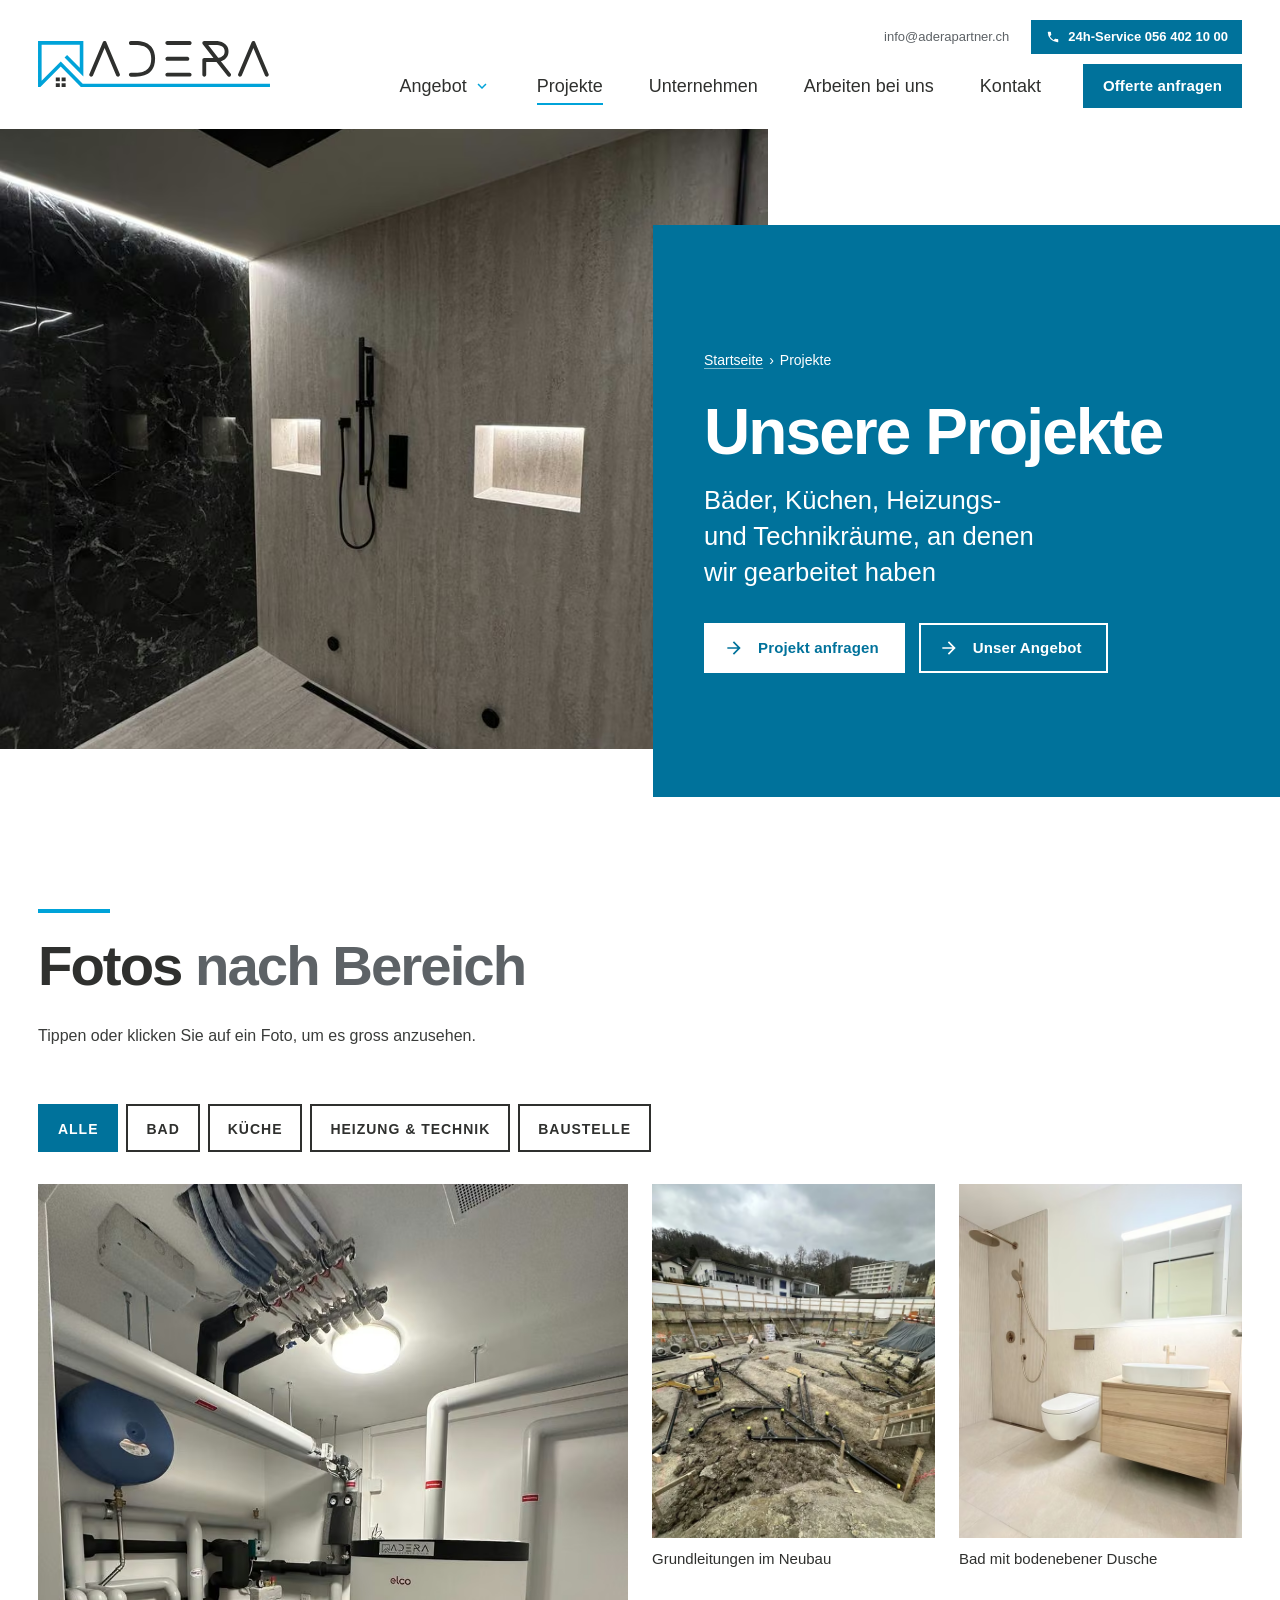
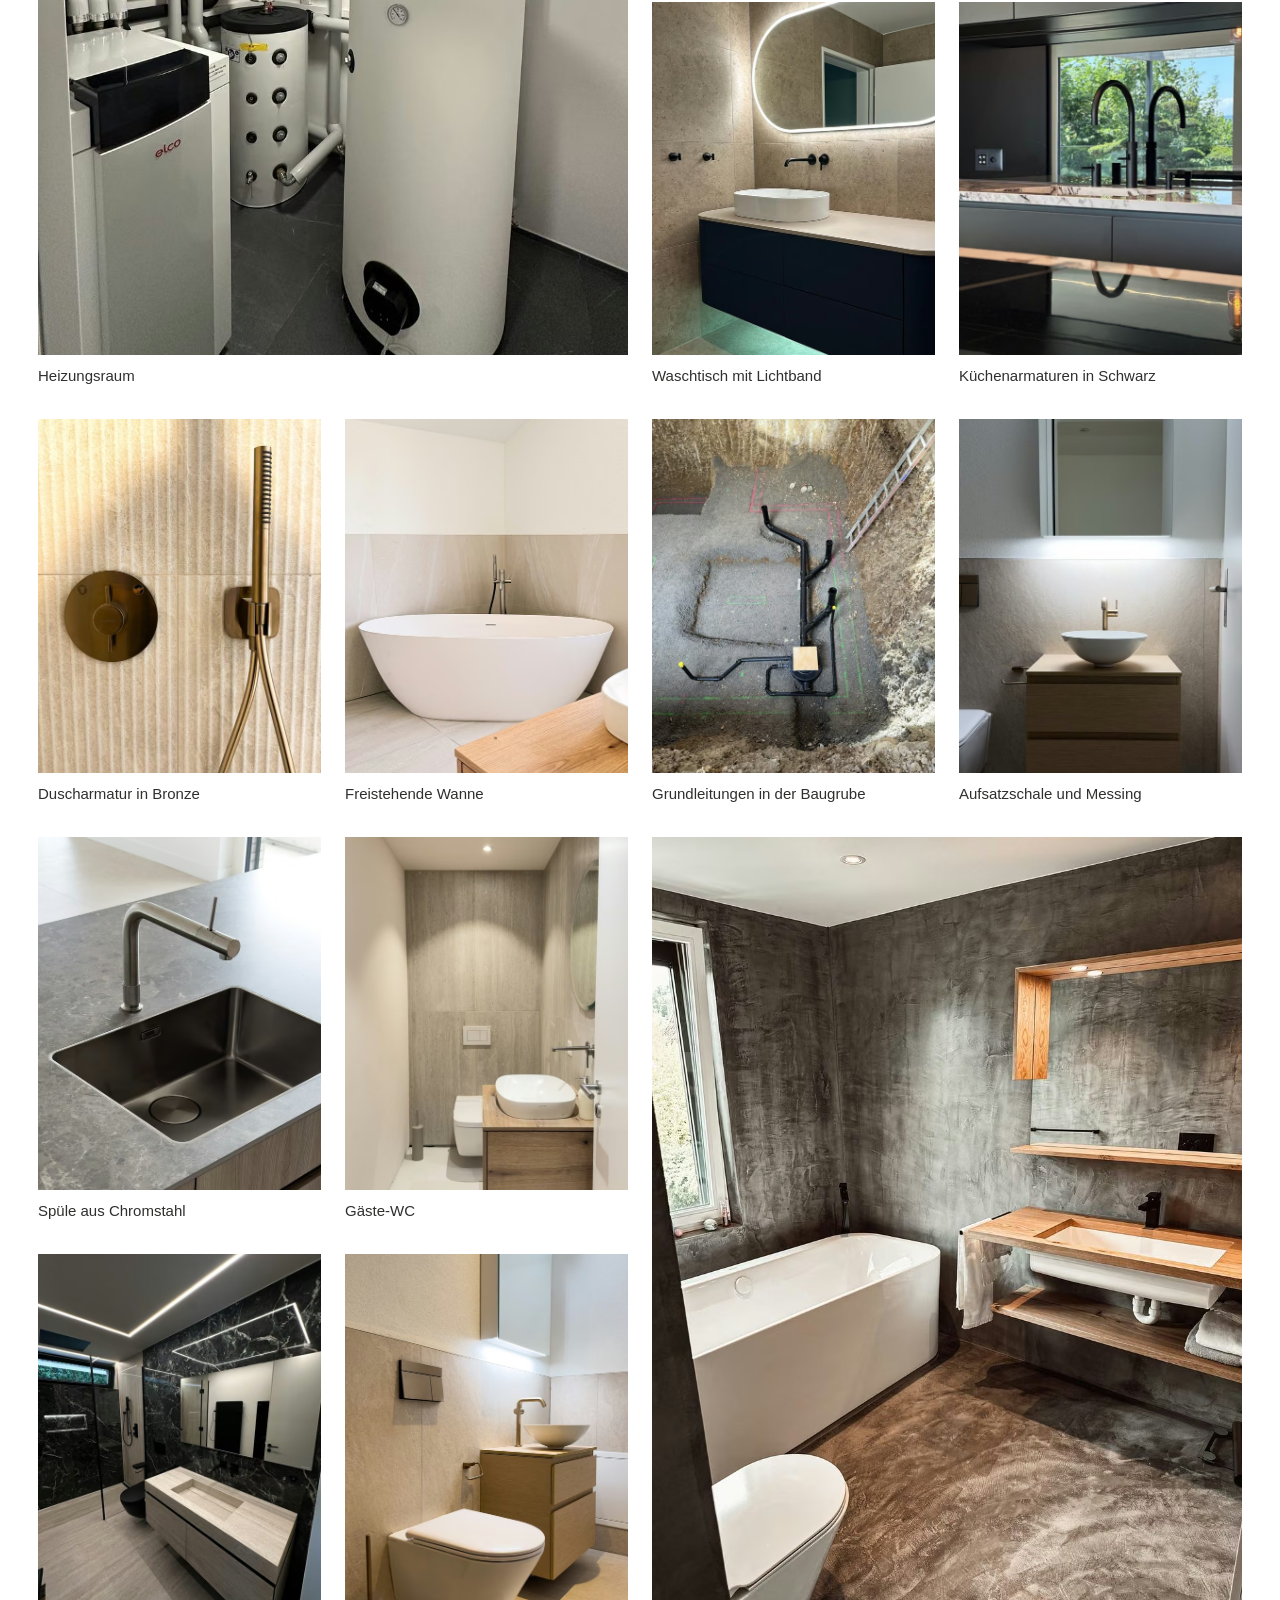
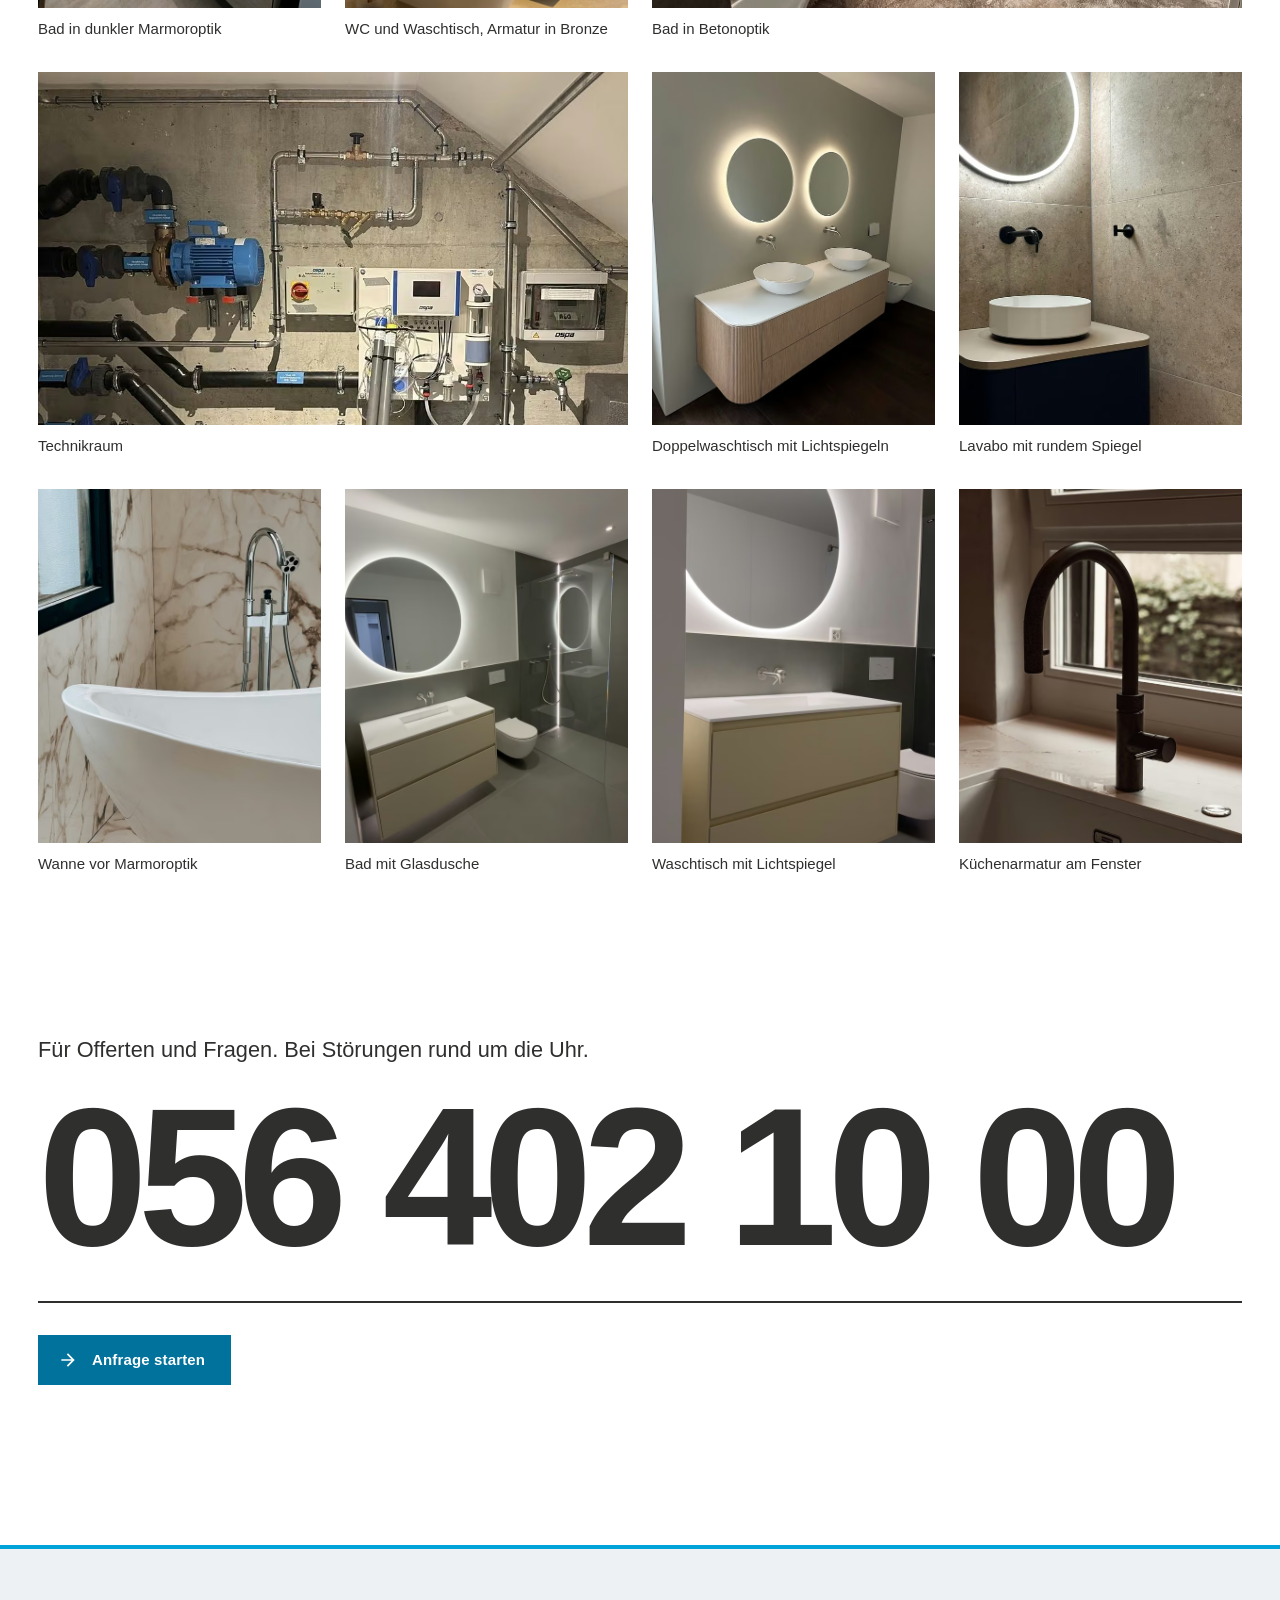
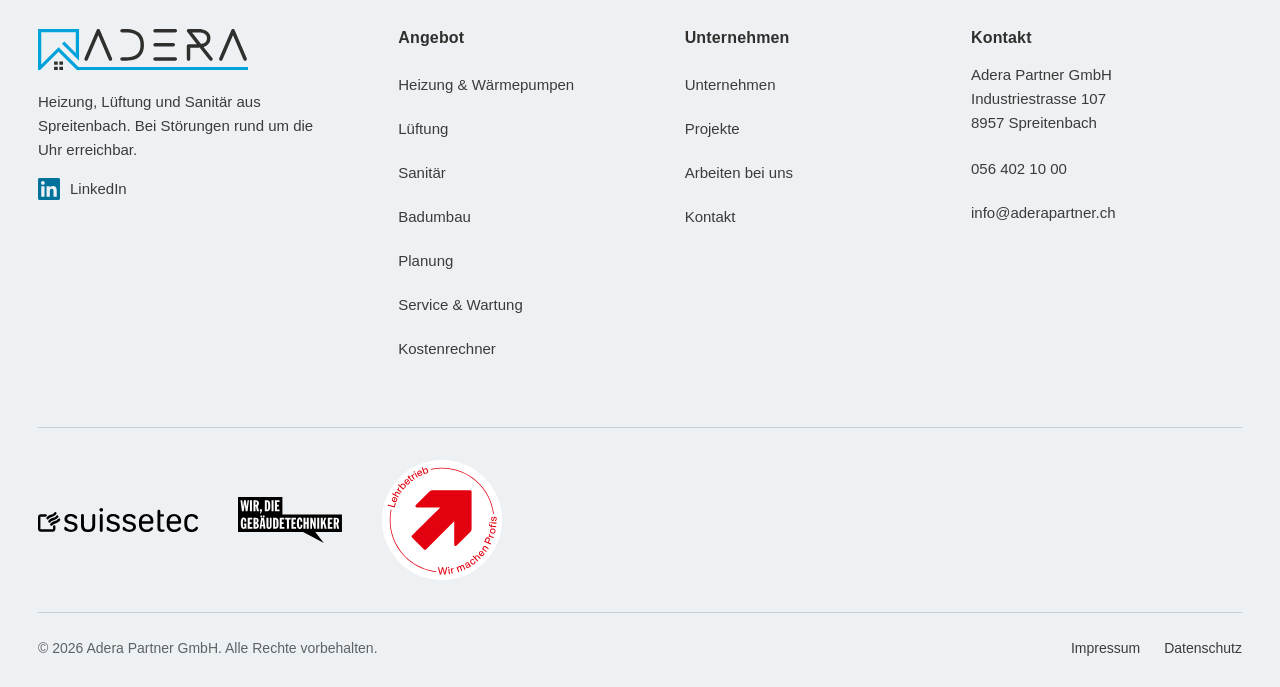
<file: website/projekte.html>
<!doctype html>
<html lang="de-CH">
<head>
  <meta charset="utf-8">
  <meta name="viewport" content="width=device-width, initial-scale=1">
  <title>Unsere Projekte | Adera Partner GmbH, Spreitenbach</title>
  <meta name="description" content="Fotos aus unseren Projekten: Bäder, Küchen, Heizungs- und Technikräume. Adera Partner GmbH, Haustechnik in Spreitenbach.">
  <link rel="canonical" href="https://www.aderapartner.ch/projekte.html">
  <meta property="og:type" content="website">
  <meta property="og:title" content="Unsere Projekte | Adera Partner GmbH, Spreitenbach">
  <meta property="og:description" content="Fotos aus unseren Projekten: Bäder, Küchen, Heizungs- und Technikräume.">
  <meta property="og:image" content="https://www.aderapartner.ch/assets/img/og/og-projekte.jpg">
  <meta property="og:url" content="https://www.aderapartner.ch/projekte.html">
  <meta property="og:site_name" content="Adera Partner GmbH">
  <meta property="og:locale" content="de_CH">
  <meta property="og:image:width" content="1200">
  <meta property="og:image:height" content="630">
  <meta name="twitter:card" content="summary_large_image">
  <link rel="icon" href="assets/img/favicon.png">
  <link rel="apple-touch-icon" href="assets/img/favicon.png">
  <link rel="stylesheet" href="assets/css/style.css?v=20261127a">
  <!-- JSON-LD: automatisch erzeugt mit werkzeuge/jsonld-einfuegen.py -->
  <script type="application/ld+json">
{
  "@context": "https://schema.org",
  "@graph": [
    {
      "@type": [
        "HVACBusiness",
        "Plumber"
      ],
      "@id": "https://www.aderapartner.ch/#organization",
      "name": "Adera Partner GmbH",
      "legalName": "Adera Partner GmbH",
      "url": "https://www.aderapartner.ch/",
      "logo": {
        "@type": "ImageObject",
        "url": "https://www.aderapartner.ch/assets/img/logo-adera-partner.svg"
      },
      "image": [
        "https://www.aderapartner.ch/assets/img/og/og-index.jpg",
        "https://www.aderapartner.ch/assets/img/service-technik.jpg",
        "https://www.aderapartner.ch/assets/img/heizraum.jpg"
      ],
      "description": "Haustechnik-Betrieb aus Spreitenbach: Heizung, Wärmepumpen, Lüftung, Sanitär, Badumbau, Planung und 24h-Service im Limmattal.",
      "telephone": "+41 56 402 10 00",
      "email": "info@aderapartner.ch",
      "address": {
        "@type": "PostalAddress",
        "streetAddress": "Industriestrasse 107",
        "postalCode": "8957",
        "addressLocality": "Spreitenbach",
        "addressRegion": "AG",
        "addressCountry": "CH"
      },
      "hasMap": "https://www.google.com/maps/search/?api=1&query=Industriestrasse+107%2C+8957+Spreitenbach",
      "areaServed": [
        {
          "@type": "City",
          "name": "Spreitenbach"
        },
        {
          "@type": "Place",
          "name": "Limmattal"
        }
      ],
      "foundingDate": "2022-01",
      "founder": [
        {
          "@type": "Person",
          "name": "Erolind Zhaku"
        },
        {
          "@type": "Person",
          "name": "Tosum Zhaku"
        }
      ],
      "vatID": "CHE-190.687.776 MWST",
      "identifier": {
        "@type": "PropertyValue",
        "propertyID": "UID",
        "value": "CHE-190.687.776"
      },
      "memberOf": {
        "@type": "Organization",
        "name": "suissetec",
        "url": "https://suissetec.ch/"
      },
      "knowsAbout": [
        "Heizung",
        "Wärmepumpen",
        "Heizungsersatz",
        "Lüftung",
        "Komfortlüftung",
        "Sanitär",
        "Badumbau",
        "Haustechnik-Planung",
        "Boiler"
      ],
      "contactPoint": [
        {
          "@type": "ContactPoint",
          "contactType": "customer service",
          "telephone": "+41 56 402 10 00",
          "email": "info@aderapartner.ch",
          "availableLanguage": "de",
          "areaServed": "CH"
        },
        {
          "@type": "ContactPoint",
          "contactType": "emergency",
          "name": "24h-Service bei Störungen",
          "telephone": "+41 56 402 10 00",
          "availableLanguage": "de",
          "areaServed": "CH",
          "hoursAvailable": {
            "@type": "OpeningHoursSpecification",
            "dayOfWeek": [
              "https://schema.org/Monday",
              "https://schema.org/Tuesday",
              "https://schema.org/Wednesday",
              "https://schema.org/Thursday",
              "https://schema.org/Friday",
              "https://schema.org/Saturday",
              "https://schema.org/Sunday"
            ],
            "opens": "00:00",
            "closes": "23:59"
          }
        }
      ],
      "hasOfferCatalog": {
        "@type": "OfferCatalog",
        "name": "Angebot der Adera Partner GmbH",
        "itemListElement": [
          {
            "@type": "Offer",
            "itemOffered": {
              "@type": "Service",
              "@id": "https://www.aderapartner.ch/heizung.html#service",
              "name": "Heizung und Wärmepumpen",
              "url": "https://www.aderapartner.ch/heizung.html"
            }
          },
          {
            "@type": "Offer",
            "itemOffered": {
              "@type": "Service",
              "@id": "https://www.aderapartner.ch/lueftung.html#service",
              "name": "Lüftung",
              "url": "https://www.aderapartner.ch/lueftung.html"
            }
          },
          {
            "@type": "Offer",
            "itemOffered": {
              "@type": "Service",
              "@id": "https://www.aderapartner.ch/sanitaer.html#service",
              "name": "Sanitär",
              "url": "https://www.aderapartner.ch/sanitaer.html"
            }
          },
          {
            "@type": "Offer",
            "itemOffered": {
              "@type": "Service",
              "@id": "https://www.aderapartner.ch/badumbau.html#service",
              "name": "Badumbau",
              "url": "https://www.aderapartner.ch/badumbau.html"
            }
          },
          {
            "@type": "Offer",
            "itemOffered": {
              "@type": "Service",
              "@id": "https://www.aderapartner.ch/planung.html#service",
              "name": "Planung Heizung, Lüftung, Sanitär",
              "url": "https://www.aderapartner.ch/planung.html"
            }
          },
          {
            "@type": "Offer",
            "itemOffered": {
              "@type": "Service",
              "@id": "https://www.aderapartner.ch/service.html#service",
              "name": "Service und Wartung",
              "url": "https://www.aderapartner.ch/service.html"
            }
          }
        ]
      },
      "sameAs": [
        "https://www.linkedin.com/company/adera-partner-gmbh/"
      ]
    },
    {
      "@type": "WebSite",
      "@id": "https://www.aderapartner.ch/#website",
      "url": "https://www.aderapartner.ch/",
      "name": "Adera Partner GmbH",
      "inLanguage": "de-CH",
      "publisher": {
        "@id": "https://www.aderapartner.ch/#organization"
      }
    },
    {
      "@type": "CollectionPage",
      "@id": "https://www.aderapartner.ch/projekte.html#webpage",
      "url": "https://www.aderapartner.ch/projekte.html",
      "name": "Unsere Projekte | Adera Partner GmbH, Spreitenbach",
      "description": "Fotos aus unseren Projekten: Bäder, Küchen, Heizungs- und Technikräume. Adera Partner GmbH, Haustechnik in Spreitenbach.",
      "inLanguage": "de-CH",
      "isPartOf": {
        "@id": "https://www.aderapartner.ch/#website"
      },
      "about": {
        "@id": "https://www.aderapartner.ch/#organization"
      },
      "primaryImageOfPage": {
        "@type": "ImageObject",
        "url": "https://www.aderapartner.ch/assets/img/dusche-nischen.jpg"
      },
      "breadcrumb": {
        "@id": "https://www.aderapartner.ch/projekte.html#breadcrumb"
      }
    },
    {
      "@type": "BreadcrumbList",
      "@id": "https://www.aderapartner.ch/projekte.html#breadcrumb",
      "itemListElement": [
        {
          "@type": "ListItem",
          "position": 1,
          "name": "Startseite",
          "item": "https://www.aderapartner.ch/"
        },
        {
          "@type": "ListItem",
          "position": 2,
          "name": "Projekte",
          "item": "https://www.aderapartner.ch/projekte.html"
        }
      ]
    }
  ]
}
  </script>
  <!-- /JSON-LD -->
</head>
<body>
<a class="skip-link" href="#inhalt">Zum Inhalt springen</a>

<!-- ===== HEADER (auf allen Seiten gleich, nur aria-current anpassen) ===== -->
<header class="site-header">
  <div class="container site-header__inner">
    <a class="brand" href="index.html" aria-label="Adera Partner GmbH – zur Startseite">
      <img src="assets/img/logo-adera-partner.svg" alt="Adera Partner GmbH" width="232" height="45">
    </a>
    <div class="site-header__nav">
      <div class="topbar">
        <a href="mailto:info@aderapartner.ch">info@aderapartner.ch</a>
        <a class="hotline" href="tel:+41564021000"><span class="i i-phone" aria-hidden="true"></span>24h-Service 056 402 10 00</a>
      </div>
      <nav class="mainnav" aria-label="Hauptnavigation">
        <ul>
          <li class="has-dropdown">
            <button type="button" aria-expanded="false" aria-controls="dd-angebot">Angebot <span class="i i-down" aria-hidden="true"></span></button>
            <ul class="dropdown" id="dd-angebot">
              <li><a href="heizung.html"><span class="i i-arrow" aria-hidden="true"></span>Heizung &amp; Wärmepumpen</a></li>
              <li><a href="lueftung.html"><span class="i i-arrow" aria-hidden="true"></span>Lüftung</a></li>
              <li><a href="sanitaer.html"><span class="i i-arrow" aria-hidden="true"></span>Sanitär</a></li>
              <li><a href="badumbau.html"><span class="i i-arrow" aria-hidden="true"></span>Badumbau</a></li>
              <li><a href="planung.html"><span class="i i-arrow" aria-hidden="true"></span>Planung</a></li>
              <li><a href="service.html"><span class="i i-arrow" aria-hidden="true"></span>Service &amp; Wartung</a></li>
              <li><a href="kostenrechner.html"><span class="i i-arrow" aria-hidden="true"></span>Kostenrechner</a></li>
            </ul>
          </li>
          <li><a href="projekte.html" aria-current="page">Projekte</a></li>
          <li><a href="unternehmen.html">Unternehmen</a></li>
          <li><a href="jobs.html">Arbeiten bei uns</a></li>
          <li><a href="kontakt.html">Kontakt</a></li>
          <li class="nav-cta"><a class="btn btn--solid btn--sm" href="kontakt.html#formular">Offerte anfragen</a></li>
        </ul>
      </nav>
    </div>
    <div class="header-actions">
      <a class="header-call" href="tel:+41564021000" aria-label="Anrufen: 056 402 10 00"><span class="i i-phone" aria-hidden="true"></span></a>
      <button class="burger" type="button" aria-label="Menü öffnen" aria-expanded="false" aria-controls="mobilenav"><span></span><span></span><span></span></button>
    </div>
  </div>
  <nav class="mobilenav" id="mobilenav" aria-label="Navigation">
    <ul>
      <li>
        <details>
          <summary>Angebot <span class="i i-down" aria-hidden="true"></span></summary>
          <ul>
            <li><a href="heizung.html">Heizung &amp; Wärmepumpen</a></li>
            <li><a href="lueftung.html">Lüftung</a></li>
            <li><a href="sanitaer.html">Sanitär</a></li>
            <li><a href="badumbau.html">Badumbau</a></li>
            <li><a href="planung.html">Planung</a></li>
            <li><a href="service.html">Service &amp; Wartung</a></li>
            <li><a href="kostenrechner.html">Kostenrechner</a></li>
          </ul>
        </details>
      </li>
      <li><a href="projekte.html" aria-current="page">Projekte</a></li>
      <li><a href="unternehmen.html">Unternehmen</a></li>
      <li><a href="jobs.html">Arbeiten bei uns</a></li>
      <li><a href="kontakt.html">Kontakt</a></li>
    </ul>
    <div class="mobilenav__contact">
      <a class="btn btn--solid" href="tel:+41564021000"><span class="i i-phone" aria-hidden="true"></span>24h-Service 056 402 10 00</a>
      <a class="btn" href="mailto:info@aderapartner.ch"><span class="i i-mail" aria-hidden="true"></span>info@aderapartner.ch</a>
    </div>
  </nav>
</header>
<!-- ===== /HEADER ===== -->

<main id="inhalt">

  <!-- Hero -->
  <section class="hero hero--page" aria-labelledby="hero-title">
    <div class="hero__media">
      <picture><source type="image/avif" srcset="assets/img/dusche-nischen-600.avif 600w, assets/img/dusche-nischen-900.avif 900w, assets/img/dusche-nischen-1200.avif 1200w, assets/img/dusche-nischen.avif 1500w" sizes="(max-width: 960px) 100vw, 60vw"><img srcset="assets/img/dusche-nischen-600.jpg 600w, assets/img/dusche-nischen-900.jpg 900w, assets/img/dusche-nischen-1200.jpg 1200w, assets/img/dusche-nischen.jpg 1500w" sizes="(max-width: 960px) 100vw, 60vw" src="assets/img/dusche-nischen.jpg" alt="Dusche mit Regenbrause und zwei beleuchteten Nischen in der Wand" width="1500" height="2000" fetchpriority="high" style="object-position: 50% 50%"></picture>
    </div>
    <div class="hero__panel">
      <nav class="breadcrumb" aria-label="Brotkrümelnavigation">
        <ol><li><a href="index.html">Startseite</a></li><li><span aria-current="page">Projekte</span></li></ol>
      </nav>
      <h1 id="hero-title">Unsere Projekte</h1>
      <p class="hero__sub">Bäder, Küchen, Heizungs- und Technikräume, an denen wir gearbeitet haben</p>
      <div class="btn-stack">
        <a class="btn btn--light" href="kontakt.html#formular"><span class="i i-arrow" aria-hidden="true"></span>Projekt anfragen</a>
        <a class="btn btn--light" href="index.html#angebot"><span class="i i-arrow" aria-hidden="true"></span>Unser Angebot</a>
      </div>
    </div>
  </section>

  <!-- Galerie. Neues Foto: weiteres <figure class="gallery__item"> mit data-cat (bad, kueche, technik
       oder baustelle). Der Link zeigt auf das grosse Bild, das <img> auf die -900-Version.
       Filter und Grossansicht steuert main.js.
       Raster am Bildschirm: 4 Spalten, die Fotos füllen die Reihen von links nach rechts. Solange «Alle»
       gewählt ist, belegt ein Foto mit gallery__item--big 2 × 2 Felder (Hochformat 3:4 passt am besten)
       und eines mit gallery__item--wide 2 × 1 Felder (Querformat). Diese Reihenfolge ergibt 7 volle Reihen:
         Reihe 1–2: gross + 4 kleine | Reihe 3: 4 kleine | Reihe 4–5: 2 kleine, gross, 2 kleine
         Reihe 6: breit + 2 kleine   | Reihe 7: 4 kleine
       Wer Fotos ergänzt oder umstellt, prüft am Bildschirm, dass keine Lücke entsteht (sonst die
       Klasse --big oder --wide verschieben oder weglassen). Am Handy und Tablet sind alle Kacheln gleich gross.
       sizes: kleine Kachel 23vw/330px, grosse und breite Kachel 47vw/680px. -->
  <section class="section" aria-labelledby="galerie-title">
    <div class="container">
      <div class="section-head">
        <h2 id="galerie-title">Fotos <span class="soft">nach Bereich</span></h2>
        <p>Tippen oder klicken Sie auf ein Foto, um es gross anzusehen.</p>
      </div>
      <div class="filters" role="group" aria-label="Projekte filtern">
        <button type="button" data-filter="alle" aria-pressed="true">Alle</button>
        <button type="button" data-filter="bad" aria-pressed="false">Bad</button>
        <button type="button" data-filter="kueche" aria-pressed="false">Küche</button>
        <button type="button" data-filter="technik" aria-pressed="false">Heizung &amp; Technik</button>
        <button type="button" data-filter="baustelle" aria-pressed="false">Baustelle</button>
      </div>
      <div class="gallery" data-gallery>
        <figure class="gallery__item gallery__item--big" data-cat="technik">
          <a href="assets/img/heizraum.jpg"><picture><source type="image/avif" srcset="assets/img/heizraum-600.avif 600w, assets/img/heizraum-900.avif 900w, assets/img/heizraum-1200.avif 1200w, assets/img/heizraum.avif 1500w" sizes="(max-width: 640px) 46vw, (max-width: 960px) 31vw, (max-width: 1440px) 47vw, 680px"><img srcset="assets/img/heizraum-600.jpg 600w, assets/img/heizraum-900.jpg 900w, assets/img/heizraum-1200.jpg 1200w, assets/img/heizraum.jpg 1500w" sizes="(max-width: 640px) 46vw, (max-width: 960px) 31vw, (max-width: 1440px) 47vw, 680px" src="assets/img/heizraum-900.jpg" alt="Heizungsraum mit Boiler, Speicher, Verteilern und blauem Ausdehnungsgefäss" width="900" height="1200" loading="lazy"></picture></a>
          <figcaption>Heizungsraum</figcaption>
        </figure>
        <figure class="gallery__item" data-cat="baustelle">
          <a href="assets/img/baustelle-grundleitungen.jpg"><picture><source type="image/avif" srcset="assets/img/baustelle-grundleitungen-600.avif 600w, assets/img/baustelle-grundleitungen-900.avif 900w, assets/img/baustelle-grundleitungen-1200.avif 1200w, assets/img/baustelle-grundleitungen.avif 1500w" sizes="(max-width: 640px) 46vw, (max-width: 960px) 31vw, (max-width: 1440px) 23vw, 330px"><img srcset="assets/img/baustelle-grundleitungen-600.jpg 600w, assets/img/baustelle-grundleitungen-900.jpg 900w, assets/img/baustelle-grundleitungen-1200.jpg 1200w, assets/img/baustelle-grundleitungen.jpg 1500w" sizes="(max-width: 640px) 46vw, (max-width: 960px) 31vw, (max-width: 1440px) 23vw, 330px" src="assets/img/baustelle-grundleitungen-900.jpg" alt="Neubau-Baustelle mit verlegten Grundleitungen in der Baugrube" width="900" height="1200" loading="lazy"></picture></a>
          <figcaption>Grundleitungen im Neubau</figcaption>
        </figure>
        <figure class="gallery__item" data-cat="bad">
          <a href="assets/img/bad-hell-dusche.jpg"><picture><source type="image/avif" srcset="assets/img/bad-hell-dusche-600.avif 600w, assets/img/bad-hell-dusche-900.avif 900w, assets/img/bad-hell-dusche.avif 1126w" sizes="(max-width: 640px) 46vw, (max-width: 960px) 31vw, (max-width: 1440px) 23vw, 330px"><img srcset="assets/img/bad-hell-dusche-600.jpg 600w, assets/img/bad-hell-dusche-900.jpg 900w, assets/img/bad-hell-dusche.jpg 1126w" sizes="(max-width: 640px) 46vw, (max-width: 960px) 31vw, (max-width: 1440px) 23vw, 330px" src="assets/img/bad-hell-dusche-900.jpg" alt="Helles Bad mit bodenebener Dusche, Wand-WC und Waschtisch aus Holz" width="900" height="1599" loading="lazy"></picture></a>
          <figcaption>Bad mit bodenebener Dusche</figcaption>
        </figure>
        <figure class="gallery__item" data-cat="bad">
          <a href="assets/img/waschtisch-blau-led.jpg"><picture><source type="image/avif" srcset="assets/img/waschtisch-blau-led-600.avif 600w, assets/img/waschtisch-blau-led-900.avif 900w, assets/img/waschtisch-blau-led.avif 1125w" sizes="(max-width: 640px) 46vw, (max-width: 960px) 31vw, (max-width: 1440px) 23vw, 330px"><img srcset="assets/img/waschtisch-blau-led-600.jpg 600w, assets/img/waschtisch-blau-led-900.jpg 900w, assets/img/waschtisch-blau-led.jpg 1125w" sizes="(max-width: 640px) 46vw, (max-width: 960px) 31vw, (max-width: 1440px) 23vw, 330px" src="assets/img/waschtisch-blau-led-900.jpg" alt="Waschtisch mit dunkelblauem Unterschrank, Lichtband am Boden und ovalem Lichtspiegel" width="900" height="1600" loading="lazy"></picture></a>
          <figcaption>Waschtisch mit Lichtband</figcaption>
        </figure>
        <figure class="gallery__item" data-cat="kueche">
          <a href="assets/img/kueche-quooker.jpg"><picture><source type="image/avif" srcset="assets/img/kueche-quooker-600.avif 600w, assets/img/kueche-quooker-900.avif 900w, assets/img/kueche-quooker-1200.avif 1200w, assets/img/kueche-quooker.avif 1500w" sizes="(max-width: 640px) 46vw, (max-width: 960px) 31vw, (max-width: 1440px) 23vw, 330px"><img srcset="assets/img/kueche-quooker-600.jpg 600w, assets/img/kueche-quooker-900.jpg 900w, assets/img/kueche-quooker-1200.jpg 1200w, assets/img/kueche-quooker.jpg 1500w" sizes="(max-width: 640px) 46vw, (max-width: 960px) 31vw, (max-width: 1440px) 23vw, 330px" src="assets/img/kueche-quooker-900.jpg" alt="Zwei schwarze Armaturen an einer Küchenabdeckung vor einem Fenster" width="900" height="1200" loading="lazy"></picture></a>
          <figcaption>Küchenarmaturen in Schwarz</figcaption>
        </figure>
        <figure class="gallery__item" data-cat="bad">
          <a href="assets/img/dusche-armatur-bronze.jpg"><picture><source type="image/avif" srcset="assets/img/dusche-armatur-bronze-600.avif 600w, assets/img/dusche-armatur-bronze-900.avif 900w, assets/img/dusche-armatur-bronze.avif 1125w" sizes="(max-width: 640px) 46vw, (max-width: 960px) 31vw, (max-width: 1440px) 23vw, 330px"><img srcset="assets/img/dusche-armatur-bronze-600.jpg 600w, assets/img/dusche-armatur-bronze-900.jpg 900w, assets/img/dusche-armatur-bronze.jpg 1125w" sizes="(max-width: 640px) 46vw, (max-width: 960px) 31vw, (max-width: 1440px) 23vw, 330px" src="assets/img/dusche-armatur-bronze-900.jpg" alt="Bronzefarbene Duscharmatur mit Handbrause vor gerillten Platten" width="900" height="1600" loading="lazy"></picture></a>
          <figcaption>Duscharmatur in Bronze</figcaption>
        </figure>
        <figure class="gallery__item" data-cat="bad">
          <a href="assets/img/wanne-ecke-hell.jpg"><picture><source type="image/avif" srcset="assets/img/wanne-ecke-hell-600.avif 600w, assets/img/wanne-ecke-hell-900.avif 900w, assets/img/wanne-ecke-hell.avif 1125w" sizes="(max-width: 640px) 46vw, (max-width: 960px) 31vw, (max-width: 1440px) 23vw, 330px"><img srcset="assets/img/wanne-ecke-hell-600.jpg 600w, assets/img/wanne-ecke-hell-900.jpg 900w, assets/img/wanne-ecke-hell.jpg 1125w" sizes="(max-width: 640px) 46vw, (max-width: 960px) 31vw, (max-width: 1440px) 23vw, 330px" src="assets/img/wanne-ecke-hell-900.jpg" alt="Freistehende Badewanne mit Standarmatur in der Ecke eines hellen Bads" width="900" height="1600" loading="lazy"></picture></a>
          <figcaption>Freistehende Wanne</figcaption>
        </figure>
        <figure class="gallery__item" data-cat="baustelle">
          <a href="assets/img/baugrube-leitungen.jpg"><picture><source type="image/avif" srcset="assets/img/baugrube-leitungen-600.avif 600w, assets/img/baugrube-leitungen-900.avif 900w, assets/img/baugrube-leitungen-1200.avif 1200w, assets/img/baugrube-leitungen.avif 1500w" sizes="(max-width: 640px) 46vw, (max-width: 960px) 31vw, (max-width: 1440px) 23vw, 330px"><img srcset="assets/img/baugrube-leitungen-600.jpg 600w, assets/img/baugrube-leitungen-900.jpg 900w, assets/img/baugrube-leitungen-1200.jpg 1200w, assets/img/baugrube-leitungen.jpg 1500w" sizes="(max-width: 640px) 46vw, (max-width: 960px) 31vw, (max-width: 1440px) 23vw, 330px" src="assets/img/baugrube-leitungen-900.jpg" alt="Schwarze Grundleitungen mit Schacht in einer Baugrube" width="900" height="1200" loading="lazy"></picture></a>
          <figcaption>Grundleitungen in der Baugrube</figcaption>
        </figure>
        <figure class="gallery__item" data-cat="bad">
          <a href="assets/img/waschtisch-schale-messing.jpg"><picture><source type="image/avif" srcset="assets/img/waschtisch-schale-messing-600.avif 600w, assets/img/waschtisch-schale-messing-900.avif 900w, assets/img/waschtisch-schale-messing.avif 1125w" sizes="(max-width: 640px) 46vw, (max-width: 960px) 31vw, (max-width: 1440px) 23vw, 330px"><img srcset="assets/img/waschtisch-schale-messing-600.jpg 600w, assets/img/waschtisch-schale-messing-900.jpg 900w, assets/img/waschtisch-schale-messing.jpg 1125w" sizes="(max-width: 640px) 46vw, (max-width: 960px) 31vw, (max-width: 1440px) 23vw, 330px" src="assets/img/waschtisch-schale-messing-900.jpg" alt="Waschtisch mit Aufsatzschale und messingfarbener Armatur unter einem Spiegelschrank" width="900" height="1600" loading="lazy"></picture></a>
          <figcaption>Aufsatzschale und Messing</figcaption>
        </figure>
        <figure class="gallery__item" data-cat="kueche">
          <a href="assets/img/kueche-spuele.jpg"><picture><source type="image/avif" srcset="assets/img/kueche-spuele-600.avif 600w, assets/img/kueche-spuele-900.avif 900w, assets/img/kueche-spuele.avif 1125w" sizes="(max-width: 640px) 46vw, (max-width: 960px) 31vw, (max-width: 1440px) 23vw, 330px"><img srcset="assets/img/kueche-spuele-600.jpg 600w, assets/img/kueche-spuele-900.jpg 900w, assets/img/kueche-spuele.jpg 1125w" sizes="(max-width: 640px) 46vw, (max-width: 960px) 31vw, (max-width: 1440px) 23vw, 330px" src="assets/img/kueche-spuele-900.jpg" alt="Küchenspüle aus Chromstahl mit Armatur in einer Abdeckung aus Stein" width="900" height="1600" loading="lazy"></picture></a>
          <figcaption>Spüle aus Chromstahl</figcaption>
        </figure>
        <figure class="gallery__item" data-cat="bad">
          <a href="assets/img/gaeste-wc-holz.jpg"><picture><source type="image/avif" srcset="assets/img/gaeste-wc-holz-600.avif 600w, assets/img/gaeste-wc-holz-900.avif 900w, assets/img/gaeste-wc-holz.avif 1126w" sizes="(max-width: 640px) 46vw, (max-width: 960px) 31vw, (max-width: 1440px) 23vw, 330px"><img srcset="assets/img/gaeste-wc-holz-600.jpg 600w, assets/img/gaeste-wc-holz-900.jpg 900w, assets/img/gaeste-wc-holz.jpg 1126w" sizes="(max-width: 640px) 46vw, (max-width: 960px) 31vw, (max-width: 1440px) 23vw, 330px" src="assets/img/gaeste-wc-holz-900.jpg" alt="Gäste-WC mit Wand-WC, Aufsatzlavabo und Waschtisch aus Holz" width="900" height="1599" loading="lazy"></picture></a>
          <figcaption>Gäste-WC</figcaption>
        </figure>
        <figure class="gallery__item gallery__item--big" data-cat="bad">
          <a href="assets/img/bad-beton.jpg"><picture><source type="image/avif" srcset="assets/img/bad-beton-600.avif 600w, assets/img/bad-beton-900.avif 900w, assets/img/bad-beton-1200.avif 1200w, assets/img/bad-beton.avif 1545w" sizes="(max-width: 640px) 46vw, (max-width: 960px) 31vw, (max-width: 1440px) 47vw, 680px"><img srcset="assets/img/bad-beton-600.jpg 600w, assets/img/bad-beton-900.jpg 900w, assets/img/bad-beton-1200.jpg 1200w, assets/img/bad-beton.jpg 1545w" sizes="(max-width: 640px) 46vw, (max-width: 960px) 31vw, (max-width: 1440px) 47vw, 680px" src="assets/img/bad-beton-900.jpg" alt="Bad in Betonoptik mit Badewanne und Waschtisch aus Holz" width="900" height="1165" loading="lazy"></picture></a>
          <figcaption>Bad in Betonoptik</figcaption>
        </figure>
        <figure class="gallery__item" data-cat="bad">
          <a href="assets/img/bad-marmor-schwarz.jpg"><picture><source type="image/avif" srcset="assets/img/bad-marmor-schwarz-600.avif 600w, assets/img/bad-marmor-schwarz-900.avif 900w, assets/img/bad-marmor-schwarz-1200.avif 1200w, assets/img/bad-marmor-schwarz.avif 1500w" sizes="(max-width: 640px) 46vw, (max-width: 960px) 31vw, (max-width: 1440px) 23vw, 330px"><img srcset="assets/img/bad-marmor-schwarz-600.jpg 600w, assets/img/bad-marmor-schwarz-900.jpg 900w, assets/img/bad-marmor-schwarz-1200.jpg 1200w, assets/img/bad-marmor-schwarz.jpg 1500w" sizes="(max-width: 640px) 46vw, (max-width: 960px) 31vw, (max-width: 1440px) 23vw, 330px" src="assets/img/bad-marmor-schwarz-900.jpg" alt="Bad mit dunklen Platten in Marmoroptik, Lichtlinien an der Decke und hellem Waschtisch" width="900" height="1200" loading="lazy"></picture></a>
          <figcaption>Bad in dunkler Marmoroptik</figcaption>
        </figure>
        <figure class="gallery__item" data-cat="bad">
          <a href="assets/img/wc-waschtisch-bronze.jpg"><picture><source type="image/avif" srcset="assets/img/wc-waschtisch-bronze-600.avif 600w, assets/img/wc-waschtisch-bronze-900.avif 900w, assets/img/wc-waschtisch-bronze.avif 1125w" sizes="(max-width: 640px) 46vw, (max-width: 960px) 31vw, (max-width: 1440px) 23vw, 330px"><img srcset="assets/img/wc-waschtisch-bronze-600.jpg 600w, assets/img/wc-waschtisch-bronze-900.jpg 900w, assets/img/wc-waschtisch-bronze.jpg 1125w" sizes="(max-width: 640px) 46vw, (max-width: 960px) 31vw, (max-width: 1440px) 23vw, 330px" src="assets/img/wc-waschtisch-bronze-900.jpg" alt="Wand-WC und Waschtisch aus Holz mit bronzefarbener Armatur" width="900" height="1600" loading="lazy"></picture></a>
          <figcaption>WC und Waschtisch, Armatur in Bronze</figcaption>
        </figure>
        <figure class="gallery__item gallery__item--wide" data-cat="technik">
          <a href="assets/img/service-technik.jpg"><picture><source type="image/avif" srcset="assets/img/service-technik-600.avif 600w, assets/img/service-technik-900.avif 900w, assets/img/service-technik-1200.avif 1200w, assets/img/service-technik.avif 1388w" sizes="(max-width: 640px) 46vw, (max-width: 960px) 31vw, (max-width: 1440px) 47vw, 680px"><img srcset="assets/img/service-technik-600.jpg 600w, assets/img/service-technik-900.jpg 900w, assets/img/service-technik-1200.jpg 1200w, assets/img/service-technik.jpg 1388w" sizes="(max-width: 640px) 46vw, (max-width: 960px) 31vw, (max-width: 1440px) 47vw, 680px" src="assets/img/service-technik-900.jpg" alt="Technikraum mit Pumpe, Rohrleitungen, Ventilen und Steuergeräten an einer Betonwand" width="900" height="675" loading="lazy"></picture></a>
          <figcaption>Technikraum</figcaption>
        </figure>
        <figure class="gallery__item" data-cat="bad">
          <a href="assets/img/doppellavabo-rundspiegel.jpg"><picture><source type="image/avif" srcset="assets/img/doppellavabo-rundspiegel-600.avif 600w, assets/img/doppellavabo-rundspiegel-900.avif 900w, assets/img/doppellavabo-rundspiegel.avif 1125w" sizes="(max-width: 640px) 46vw, (max-width: 960px) 31vw, (max-width: 1440px) 23vw, 330px"><img srcset="assets/img/doppellavabo-rundspiegel-600.jpg 600w, assets/img/doppellavabo-rundspiegel-900.jpg 900w, assets/img/doppellavabo-rundspiegel.jpg 1125w" sizes="(max-width: 640px) 46vw, (max-width: 960px) 31vw, (max-width: 1440px) 23vw, 330px" src="assets/img/doppellavabo-rundspiegel-900.jpg" alt="Doppelwaschtisch mit zwei runden, hinterleuchteten Spiegeln vor einer grauen Wand" width="900" height="1600" loading="lazy"></picture></a>
          <figcaption>Doppelwaschtisch mit Lichtspiegeln</figcaption>
        </figure>
        <figure class="gallery__item" data-cat="bad">
          <a href="assets/img/lavabo-rundspiegel-blau.jpg"><picture><source type="image/avif" srcset="assets/img/lavabo-rundspiegel-blau-600.avif 600w, assets/img/lavabo-rundspiegel-blau-900.avif 900w, assets/img/lavabo-rundspiegel-blau.avif 1125w" sizes="(max-width: 640px) 46vw, (max-width: 960px) 31vw, (max-width: 1440px) 23vw, 330px"><img srcset="assets/img/lavabo-rundspiegel-blau-600.jpg 600w, assets/img/lavabo-rundspiegel-blau-900.jpg 900w, assets/img/lavabo-rundspiegel-blau.jpg 1125w" sizes="(max-width: 640px) 46vw, (max-width: 960px) 31vw, (max-width: 1440px) 23vw, 330px" src="assets/img/lavabo-rundspiegel-blau-900.jpg" alt="Aufsatzlavabo auf dunkelblauem Unterschrank mit rundem Lichtspiegel und schwarzer Armatur" width="900" height="1600" loading="lazy"></picture></a>
          <figcaption>Lavabo mit rundem Spiegel</figcaption>
        </figure>
        <figure class="gallery__item" data-cat="bad">
          <a href="assets/img/wanne-marmor.jpg"><picture><source type="image/avif" srcset="assets/img/wanne-marmor-600.avif 600w, assets/img/wanne-marmor-900.avif 900w, assets/img/wanne-marmor.avif 1089w" sizes="(max-width: 640px) 46vw, (max-width: 960px) 31vw, (max-width: 1440px) 23vw, 330px"><img srcset="assets/img/wanne-marmor-600.jpg 600w, assets/img/wanne-marmor-900.jpg 900w, assets/img/wanne-marmor.jpg 1089w" sizes="(max-width: 640px) 46vw, (max-width: 960px) 31vw, (max-width: 1440px) 23vw, 330px" src="assets/img/wanne-marmor-900.jpg" alt="Freistehende Badewanne vor Platten in Marmoroptik" width="900" height="1652" loading="lazy"></picture></a>
          <figcaption>Wanne vor Marmoroptik</figcaption>
        </figure>
        <figure class="gallery__item" data-cat="bad">
          <a href="assets/img/bad-rundspiegel-dusche.jpg"><picture><source type="image/avif" srcset="assets/img/bad-rundspiegel-dusche-600.avif 600w, assets/img/bad-rundspiegel-dusche-900.avif 900w, assets/img/bad-rundspiegel-dusche.avif 1126w" sizes="(max-width: 640px) 46vw, (max-width: 960px) 31vw, (max-width: 1440px) 23vw, 330px"><img srcset="assets/img/bad-rundspiegel-dusche-600.jpg 600w, assets/img/bad-rundspiegel-dusche-900.jpg 900w, assets/img/bad-rundspiegel-dusche.jpg 1126w" sizes="(max-width: 640px) 46vw, (max-width: 960px) 31vw, (max-width: 1440px) 23vw, 330px" src="assets/img/bad-rundspiegel-dusche-900.jpg" alt="Bad mit bodenebener Dusche, Glaswand und rundem Lichtspiegel" width="900" height="1599" loading="lazy"></picture></a>
          <figcaption>Bad mit Glasdusche</figcaption>
        </figure>
        <figure class="gallery__item" data-cat="bad">
          <a href="assets/img/waschtisch-rundspiegel-hell.jpg"><picture><source type="image/avif" srcset="assets/img/waschtisch-rundspiegel-hell-600.avif 600w, assets/img/waschtisch-rundspiegel-hell-900.avif 900w, assets/img/waschtisch-rundspiegel-hell.avif 1126w" sizes="(max-width: 640px) 46vw, (max-width: 960px) 31vw, (max-width: 1440px) 23vw, 330px"><img srcset="assets/img/waschtisch-rundspiegel-hell-600.jpg 600w, assets/img/waschtisch-rundspiegel-hell-900.jpg 900w, assets/img/waschtisch-rundspiegel-hell.jpg 1126w" sizes="(max-width: 640px) 46vw, (max-width: 960px) 31vw, (max-width: 1440px) 23vw, 330px" src="assets/img/waschtisch-rundspiegel-hell-900.jpg" alt="Waschtisch mit hellem Unterschrank und rundem, hinterleuchtetem Spiegel" width="900" height="1599" loading="lazy"></picture></a>
          <figcaption>Waschtisch mit Lichtspiegel</figcaption>
        </figure>
        <figure class="gallery__item" data-cat="kueche">
          <a href="assets/img/kueche-armatur-schwarz.jpg"><picture><source type="image/avif" srcset="assets/img/kueche-armatur-schwarz-600.avif 600w, assets/img/kueche-armatur-schwarz-900.avif 900w, assets/img/kueche-armatur-schwarz.avif 1125w" sizes="(max-width: 640px) 46vw, (max-width: 960px) 31vw, (max-width: 1440px) 23vw, 330px"><img srcset="assets/img/kueche-armatur-schwarz-600.jpg 600w, assets/img/kueche-armatur-schwarz-900.jpg 900w, assets/img/kueche-armatur-schwarz.jpg 1125w" sizes="(max-width: 640px) 46vw, (max-width: 960px) 31vw, (max-width: 1440px) 23vw, 330px" src="assets/img/kueche-armatur-schwarz-900.jpg" alt="Schwarze Küchenarmatur an einer hellen Spüle vor einem Fenster" width="900" height="1600" loading="lazy"></picture></a>
          <figcaption>Küchenarmatur am Fenster</figcaption>
        </figure>
      </div>
    </div>
  </section>

</main>

<!-- ===== FOOTER (auf allen Seiten gleich) ===== -->
<footer class="site-footer">
  <div class="container">
    <div class="site-footer__grid">
      <div class="footer-brand">
        <img src="assets/img/logo-adera-partner.svg" alt="Adera Partner GmbH" width="210" height="41" loading="lazy">
        <p>Heizung, Lüftung und Sanitär aus Spreitenbach. Bei Störungen rund um die Uhr erreichbar.</p>
        <a class="social" href="https://www.linkedin.com/company/adera-partner-gmbh/" target="_blank" rel="noopener"><span class="i i-linkedin" aria-hidden="true"></span>LinkedIn</a>
      </div>
      <div>
        <h3>Angebot</h3>
        <ul>
          <li><a href="heizung.html">Heizung &amp; Wärmepumpen</a></li>
          <li><a href="lueftung.html">Lüftung</a></li>
          <li><a href="sanitaer.html">Sanitär</a></li>
          <li><a href="badumbau.html">Badumbau</a></li>
          <li><a href="planung.html">Planung</a></li>
          <li><a href="service.html">Service &amp; Wartung</a></li>
          <li><a href="kostenrechner.html">Kostenrechner</a></li>
        </ul>
      </div>
      <div>
        <h3>Unternehmen</h3>
        <ul>
          <li><a href="unternehmen.html">Unternehmen</a></li>
          <li><a href="projekte.html" aria-current="page">Projekte</a></li>
          <li><a href="jobs.html">Arbeiten bei uns</a></li>
          <li><a href="kontakt.html">Kontakt</a></li>
        </ul>
      </div>
      <div>
        <h3>Kontakt</h3>
        <address>Adera Partner GmbH<br>Industriestrasse 107<br>8957 Spreitenbach</address>
        <ul>
          <li><a href="tel:+41564021000">056 402 10 00</a></li>
          <li><a href="mailto:info@aderapartner.ch">info@aderapartner.ch</a></li>
        </ul>
      </div>
    </div>
    <div class="memberships">
      <a class="member-logo" href="https://suissetec.ch/de/home.html" target="_blank" rel="noopener"><img src="assets/img/logo-suissetec.svg" alt="Mitglied bei suissetec" width="160" height="24" loading="lazy"></a>
      <a class="member-logo" href="https://wir-die-gebaeudetechniker.ch/" target="_blank" rel="noopener"><img src="assets/img/logo-wdg.svg" alt="Wir, die Gebäudetechniker" width="99" height="44" loading="lazy"></a>
      <img class="vignette" src="assets/img/vignette-lehrbetrieb.svg" alt="Lehrbetrieb – Wir machen Profis" width="120" height="120" loading="lazy">
    </div>
    <div class="site-footer__bottom">
      <span>© <span data-year>2026</span> Adera Partner GmbH. Alle Rechte vorbehalten.</span>
      <ul>
        <li><a href="impressum.html">Impressum</a></li>
        <li><a href="datenschutz.html">Datenschutz</a></li>
      </ul>
    </div>
  </div>
</footer>
<!-- ===== /FOOTER ===== -->

<script src="assets/js/main.js?v=20261127a" defer></script>
</body>
</html>
</file>
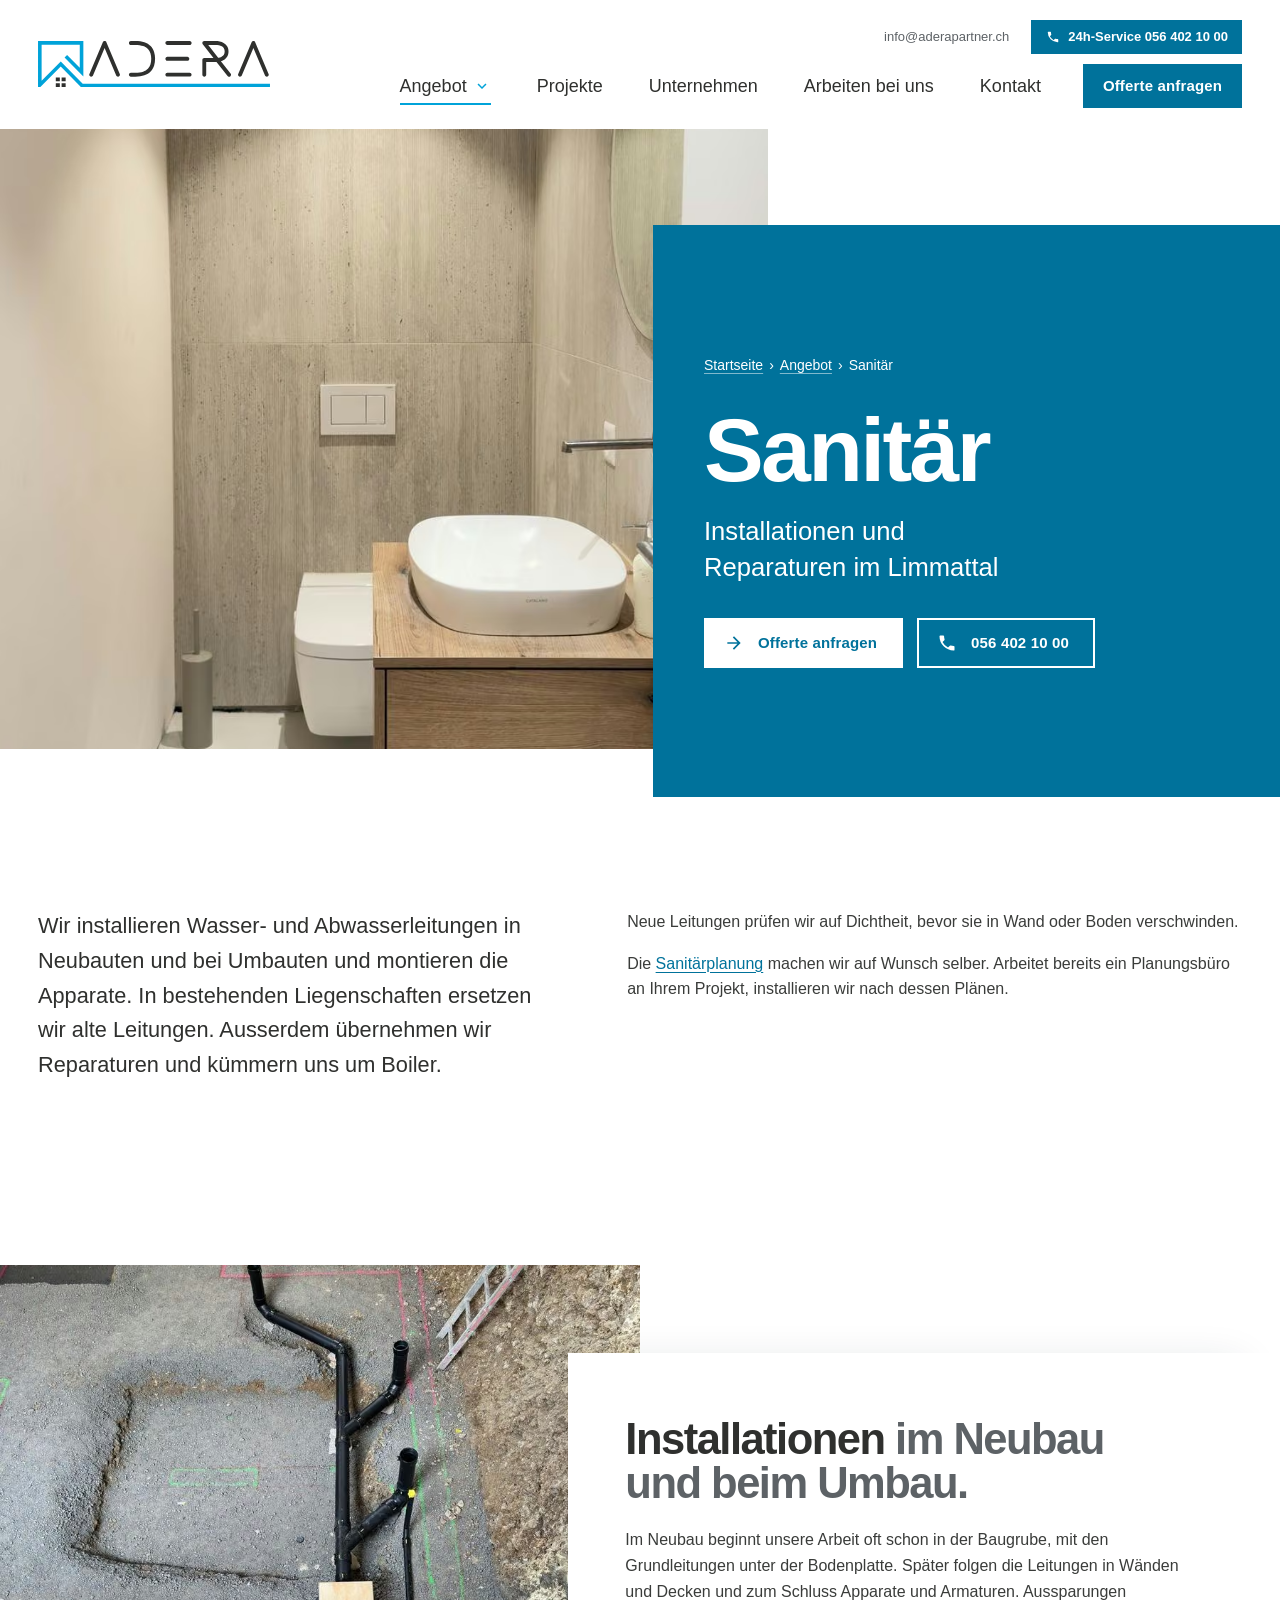
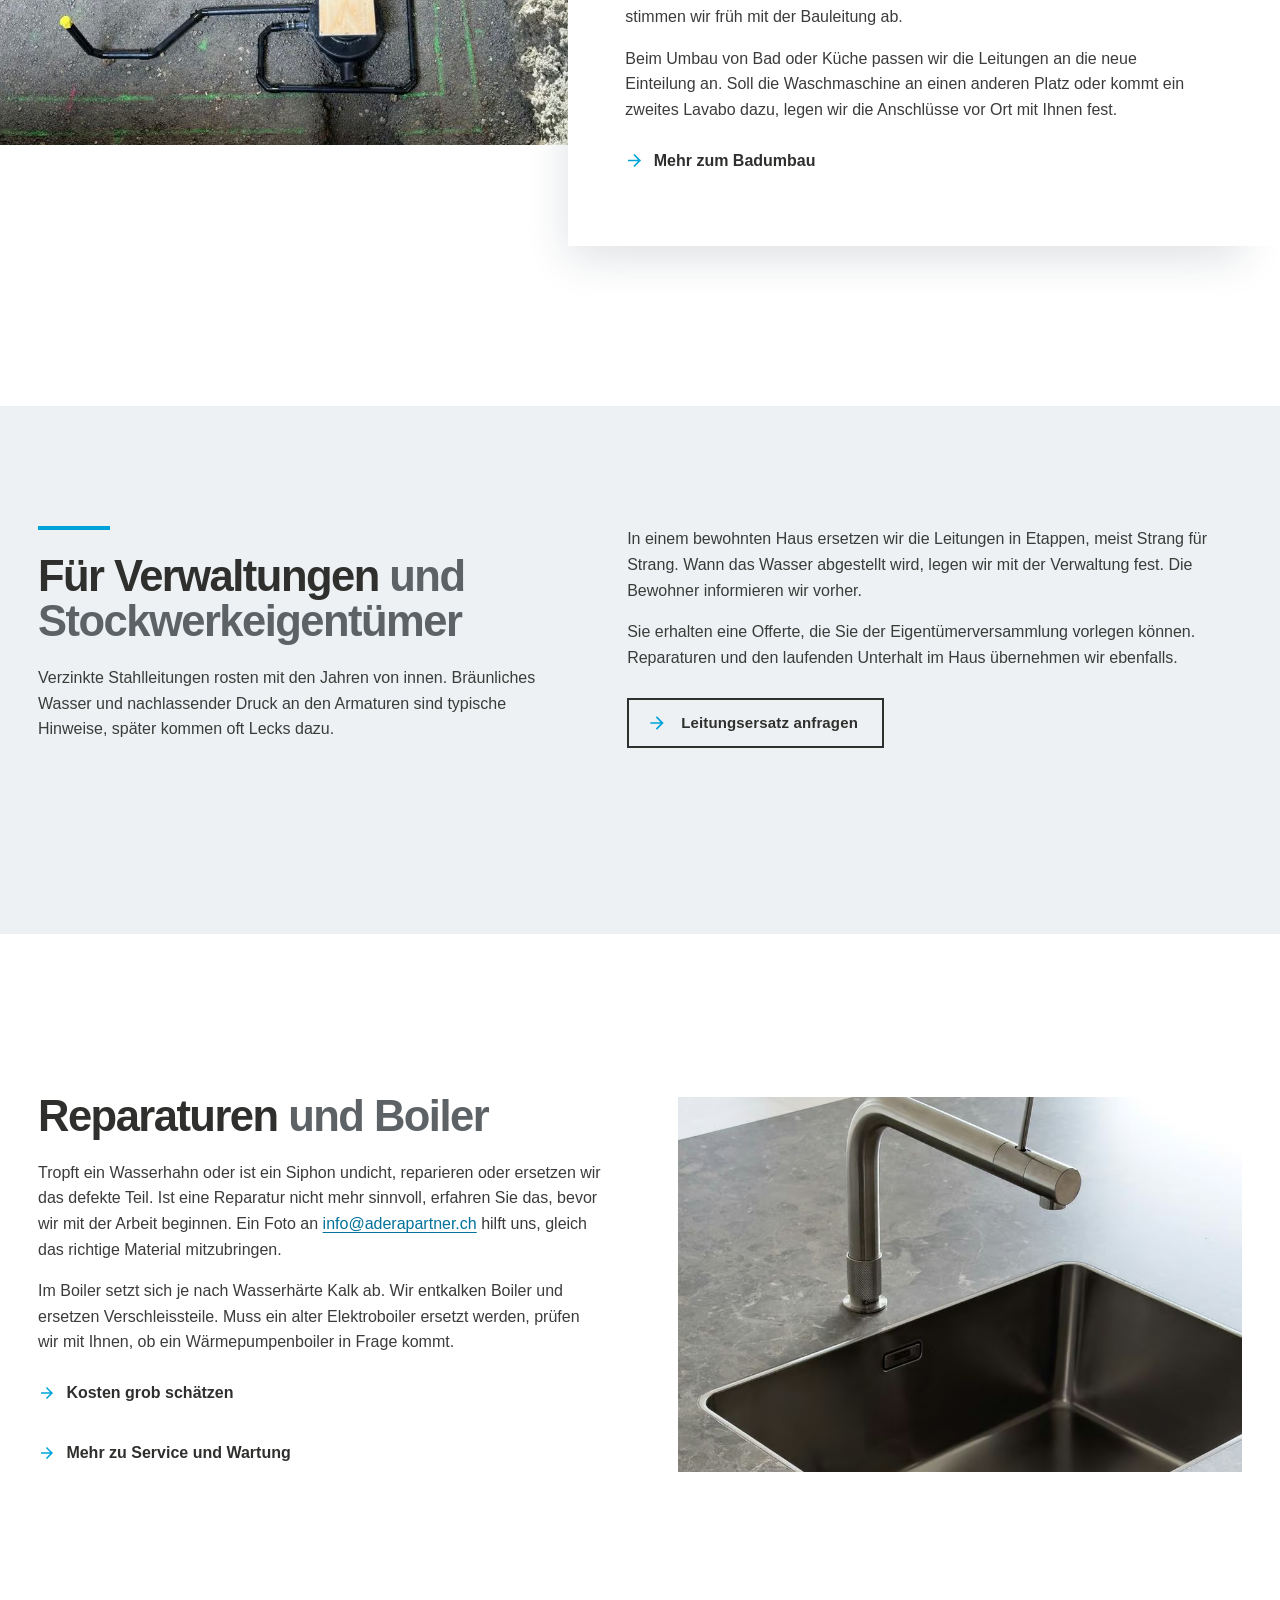
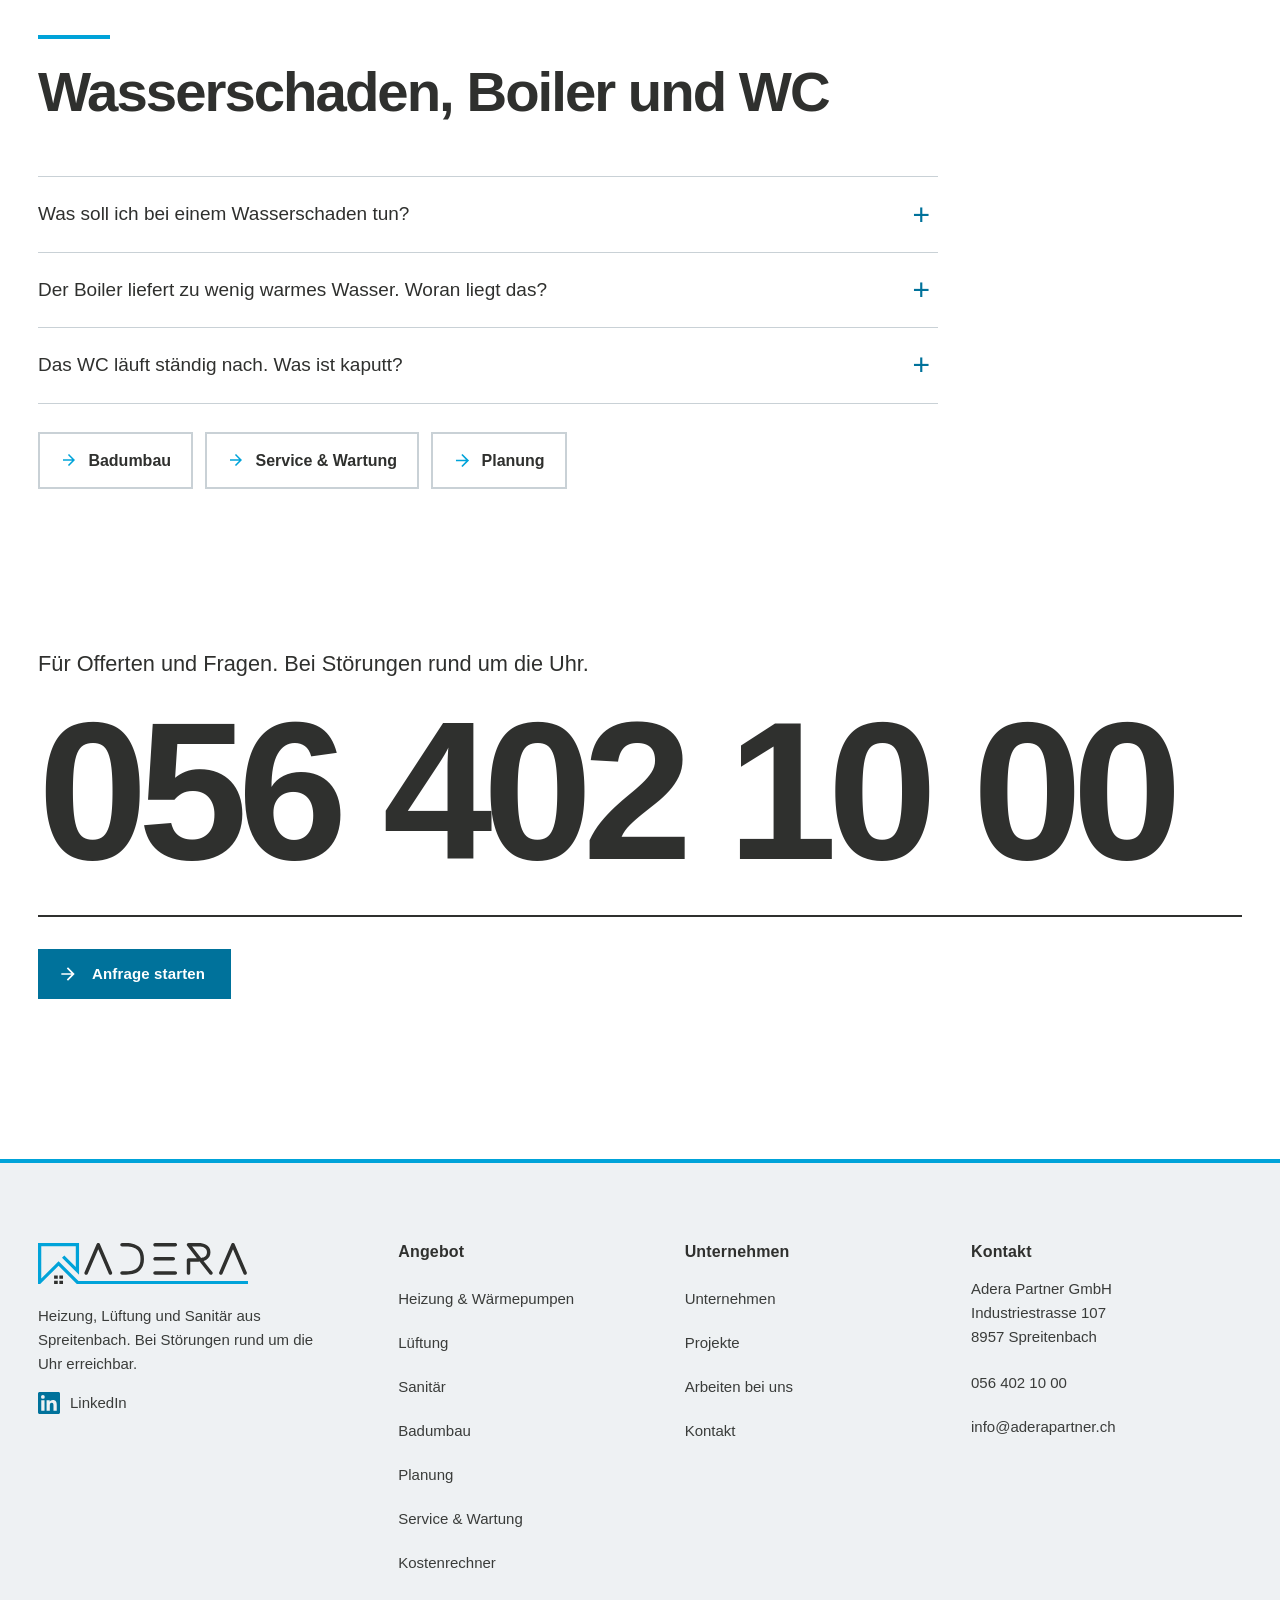
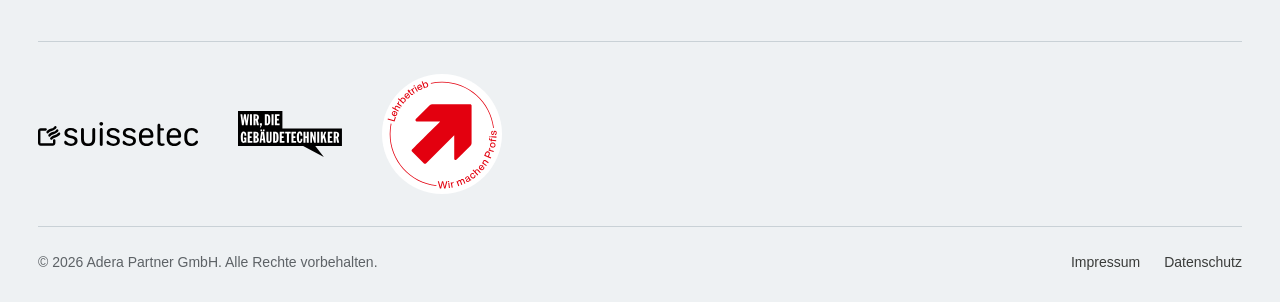
<file: website/sanitaer.html>
<!doctype html>
<html lang="de-CH">
<head>
  <meta charset="utf-8">
  <meta name="viewport" content="width=device-width, initial-scale=1">
  <title>Sanitär &amp; Reparaturen in Spreitenbach | Adera Partner GmbH</title>
  <meta name="description" content="Sanitärinstallationen im Neubau und Umbau, Leitungsersatz in Liegenschaften, Reparaturen und Boiler. Adera Partner GmbH aus Spreitenbach.">
  <link rel="canonical" href="https://www.aderapartner.ch/sanitaer.html">
  <meta property="og:type" content="website">
  <meta property="og:title" content="Sanitär &amp; Reparaturen in Spreitenbach | Adera Partner GmbH">
  <meta property="og:description" content="Sanitärinstallationen, Leitungsersatz, Reparaturen und Boiler im Limmattal.">
  <meta property="og:image" content="https://www.aderapartner.ch/assets/img/og/og-sanitaer.jpg">
  <meta property="og:url" content="https://www.aderapartner.ch/sanitaer.html">
  <meta property="og:site_name" content="Adera Partner GmbH">
  <meta property="og:locale" content="de_CH">
  <meta property="og:image:width" content="1200">
  <meta property="og:image:height" content="630">
  <meta name="twitter:card" content="summary_large_image">
  <link rel="icon" href="assets/img/favicon.png">
  <link rel="apple-touch-icon" href="assets/img/favicon.png">
  <link rel="stylesheet" href="assets/css/style.css?v=20261127a">
  <!-- JSON-LD: automatisch erzeugt mit werkzeuge/jsonld-einfuegen.py -->
  <script type="application/ld+json">
{
  "@context": "https://schema.org",
  "@graph": [
    {
      "@type": [
        "HVACBusiness",
        "Plumber"
      ],
      "@id": "https://www.aderapartner.ch/#organization",
      "name": "Adera Partner GmbH",
      "legalName": "Adera Partner GmbH",
      "url": "https://www.aderapartner.ch/",
      "logo": {
        "@type": "ImageObject",
        "url": "https://www.aderapartner.ch/assets/img/logo-adera-partner.svg"
      },
      "image": [
        "https://www.aderapartner.ch/assets/img/og/og-index.jpg",
        "https://www.aderapartner.ch/assets/img/service-technik.jpg",
        "https://www.aderapartner.ch/assets/img/heizraum.jpg"
      ],
      "description": "Haustechnik-Betrieb aus Spreitenbach: Heizung, Wärmepumpen, Lüftung, Sanitär, Badumbau, Planung und 24h-Service im Limmattal.",
      "telephone": "+41 56 402 10 00",
      "email": "info@aderapartner.ch",
      "address": {
        "@type": "PostalAddress",
        "streetAddress": "Industriestrasse 107",
        "postalCode": "8957",
        "addressLocality": "Spreitenbach",
        "addressRegion": "AG",
        "addressCountry": "CH"
      },
      "hasMap": "https://www.google.com/maps/search/?api=1&query=Industriestrasse+107%2C+8957+Spreitenbach",
      "areaServed": [
        {
          "@type": "City",
          "name": "Spreitenbach"
        },
        {
          "@type": "Place",
          "name": "Limmattal"
        }
      ],
      "foundingDate": "2022-01",
      "founder": [
        {
          "@type": "Person",
          "name": "Erolind Zhaku"
        },
        {
          "@type": "Person",
          "name": "Tosum Zhaku"
        }
      ],
      "vatID": "CHE-190.687.776 MWST",
      "identifier": {
        "@type": "PropertyValue",
        "propertyID": "UID",
        "value": "CHE-190.687.776"
      },
      "memberOf": {
        "@type": "Organization",
        "name": "suissetec",
        "url": "https://suissetec.ch/"
      },
      "knowsAbout": [
        "Heizung",
        "Wärmepumpen",
        "Heizungsersatz",
        "Lüftung",
        "Komfortlüftung",
        "Sanitär",
        "Badumbau",
        "Haustechnik-Planung",
        "Boiler"
      ],
      "contactPoint": [
        {
          "@type": "ContactPoint",
          "contactType": "customer service",
          "telephone": "+41 56 402 10 00",
          "email": "info@aderapartner.ch",
          "availableLanguage": "de",
          "areaServed": "CH"
        },
        {
          "@type": "ContactPoint",
          "contactType": "emergency",
          "name": "24h-Service bei Störungen",
          "telephone": "+41 56 402 10 00",
          "availableLanguage": "de",
          "areaServed": "CH",
          "hoursAvailable": {
            "@type": "OpeningHoursSpecification",
            "dayOfWeek": [
              "https://schema.org/Monday",
              "https://schema.org/Tuesday",
              "https://schema.org/Wednesday",
              "https://schema.org/Thursday",
              "https://schema.org/Friday",
              "https://schema.org/Saturday",
              "https://schema.org/Sunday"
            ],
            "opens": "00:00",
            "closes": "23:59"
          }
        }
      ],
      "hasOfferCatalog": {
        "@type": "OfferCatalog",
        "name": "Angebot der Adera Partner GmbH",
        "itemListElement": [
          {
            "@type": "Offer",
            "itemOffered": {
              "@type": "Service",
              "@id": "https://www.aderapartner.ch/heizung.html#service",
              "name": "Heizung und Wärmepumpen",
              "url": "https://www.aderapartner.ch/heizung.html"
            }
          },
          {
            "@type": "Offer",
            "itemOffered": {
              "@type": "Service",
              "@id": "https://www.aderapartner.ch/lueftung.html#service",
              "name": "Lüftung",
              "url": "https://www.aderapartner.ch/lueftung.html"
            }
          },
          {
            "@type": "Offer",
            "itemOffered": {
              "@type": "Service",
              "@id": "https://www.aderapartner.ch/sanitaer.html#service",
              "name": "Sanitär",
              "url": "https://www.aderapartner.ch/sanitaer.html"
            }
          },
          {
            "@type": "Offer",
            "itemOffered": {
              "@type": "Service",
              "@id": "https://www.aderapartner.ch/badumbau.html#service",
              "name": "Badumbau",
              "url": "https://www.aderapartner.ch/badumbau.html"
            }
          },
          {
            "@type": "Offer",
            "itemOffered": {
              "@type": "Service",
              "@id": "https://www.aderapartner.ch/planung.html#service",
              "name": "Planung Heizung, Lüftung, Sanitär",
              "url": "https://www.aderapartner.ch/planung.html"
            }
          },
          {
            "@type": "Offer",
            "itemOffered": {
              "@type": "Service",
              "@id": "https://www.aderapartner.ch/service.html#service",
              "name": "Service und Wartung",
              "url": "https://www.aderapartner.ch/service.html"
            }
          }
        ]
      },
      "sameAs": [
        "https://www.linkedin.com/company/adera-partner-gmbh/"
      ]
    },
    {
      "@type": "WebSite",
      "@id": "https://www.aderapartner.ch/#website",
      "url": "https://www.aderapartner.ch/",
      "name": "Adera Partner GmbH",
      "inLanguage": "de-CH",
      "publisher": {
        "@id": "https://www.aderapartner.ch/#organization"
      }
    },
    {
      "@type": "WebPage",
      "@id": "https://www.aderapartner.ch/sanitaer.html#webpage",
      "url": "https://www.aderapartner.ch/sanitaer.html",
      "name": "Sanitär & Reparaturen in Spreitenbach | Adera Partner GmbH",
      "description": "Sanitärinstallationen im Neubau und Umbau, Leitungsersatz in Liegenschaften, Reparaturen und Boiler. Adera Partner GmbH aus Spreitenbach.",
      "inLanguage": "de-CH",
      "isPartOf": {
        "@id": "https://www.aderapartner.ch/#website"
      },
      "about": {
        "@id": "https://www.aderapartner.ch/#organization"
      },
      "primaryImageOfPage": {
        "@type": "ImageObject",
        "url": "https://www.aderapartner.ch/assets/img/gaeste-wc-holz.jpg"
      },
      "breadcrumb": {
        "@id": "https://www.aderapartner.ch/sanitaer.html#breadcrumb"
      },
      "mainEntity": {
        "@id": "https://www.aderapartner.ch/sanitaer.html#service"
      }
    },
    {
      "@type": "BreadcrumbList",
      "@id": "https://www.aderapartner.ch/sanitaer.html#breadcrumb",
      "itemListElement": [
        {
          "@type": "ListItem",
          "position": 1,
          "name": "Startseite",
          "item": "https://www.aderapartner.ch/"
        },
        {
          "@type": "ListItem",
          "position": 2,
          "name": "Angebot",
          "item": "https://www.aderapartner.ch/#angebot"
        },
        {
          "@type": "ListItem",
          "position": 3,
          "name": "Sanitär",
          "item": "https://www.aderapartner.ch/sanitaer.html"
        }
      ]
    },
    {
      "@type": "Service",
      "@id": "https://www.aderapartner.ch/sanitaer.html#service",
      "name": "Sanitär",
      "serviceType": "Sanitärinstallationen",
      "description": "Sanitärinstallationen im Neubau und Umbau, Leitungsersatz in Liegenschaften, Reparaturen und Boiler. Adera Partner GmbH aus Spreitenbach.",
      "url": "https://www.aderapartner.ch/sanitaer.html",
      "provider": {
        "@id": "https://www.aderapartner.ch/#organization"
      },
      "areaServed": [
        {
          "@type": "City",
          "name": "Spreitenbach"
        },
        {
          "@type": "Place",
          "name": "Limmattal"
        }
      ],
      "image": "https://www.aderapartner.ch/assets/img/gaeste-wc-holz.jpg"
    }
  ]
}
  </script>
  <script type="application/ld+json">
{
  "@context": "https://schema.org",
  "@type": "FAQPage",
  "@id": "https://www.aderapartner.ch/sanitaer.html#faq",
  "isPartOf": {
    "@id": "https://www.aderapartner.ch/sanitaer.html#webpage"
  },
  "mainEntity": [
    {
      "@type": "Question",
      "name": "Was soll ich bei einem Wasserschaden tun?",
      "acceptedAnswer": {
        "@type": "Answer",
        "text": "Drehen Sie zuerst das Wasser ab, am Absperrventil der Wohnung oder am Hauptwasserhahn beim Wasserzähler. Meiden Sie Steckdosen und Geräte, die nass geworden sind. Rufen Sie danach unseren 24h-Service unter 056 402 10 00 an."
      }
    },
    {
      "@type": "Question",
      "name": "Der Boiler liefert zu wenig warmes Wasser. Woran liegt das?",
      "acceptedAnswer": {
        "@type": "Answer",
        "text": "Oft ist Kalk die Ursache. Es kann aber auch das Heizelement oder der Thermostat defekt sein. Ob eine Reparatur reicht oder ein neuer Boiler nötig ist, zeigt die Kontrolle."
      }
    },
    {
      "@type": "Question",
      "name": "Das WC läuft ständig nach. Was ist kaputt?",
      "acceptedAnswer": {
        "@type": "Answer",
        "text": "Meist schliesst das Ventil im Spülkasten nicht mehr richtig, oft wegen Kalk oder einer abgenutzten Dichtung. Bei einem Unterputz-Spülkasten erreichen wir das Innenleben in der Regel durch die Öffnung hinter der Betätigungsplatte, ohne die Wand zu öffnen."
      }
    }
  ]
}
  </script>
  <!-- /JSON-LD -->
</head>
<body>
<a class="skip-link" href="#inhalt">Zum Inhalt springen</a>

<!-- ===== HEADER (auf allen Seiten gleich, nur aria-current anpassen) ===== -->
<header class="site-header">
  <div class="container site-header__inner">
    <a class="brand" href="index.html" aria-label="Adera Partner GmbH – zur Startseite">
      <img src="assets/img/logo-adera-partner.svg" alt="Adera Partner GmbH" width="232" height="45">
    </a>
    <div class="site-header__nav">
      <div class="topbar">
        <a href="mailto:info@aderapartner.ch">info@aderapartner.ch</a>
        <a class="hotline" href="tel:+41564021000"><span class="i i-phone" aria-hidden="true"></span>24h-Service 056 402 10 00</a>
      </div>
      <nav class="mainnav" aria-label="Hauptnavigation">
        <ul>
          <li class="has-dropdown is-active">
            <button type="button" aria-expanded="false" aria-controls="dd-angebot">Angebot <span class="i i-down" aria-hidden="true"></span></button>
            <ul class="dropdown" id="dd-angebot">
              <li><a href="heizung.html"><span class="i i-arrow" aria-hidden="true"></span>Heizung &amp; Wärmepumpen</a></li>
              <li><a href="lueftung.html"><span class="i i-arrow" aria-hidden="true"></span>Lüftung</a></li>
              <li><a href="sanitaer.html" aria-current="page"><span class="i i-arrow" aria-hidden="true"></span>Sanitär</a></li>
              <li><a href="badumbau.html"><span class="i i-arrow" aria-hidden="true"></span>Badumbau</a></li>
              <li><a href="planung.html"><span class="i i-arrow" aria-hidden="true"></span>Planung</a></li>
              <li><a href="service.html"><span class="i i-arrow" aria-hidden="true"></span>Service &amp; Wartung</a></li>
              <li><a href="kostenrechner.html"><span class="i i-arrow" aria-hidden="true"></span>Kostenrechner</a></li>
            </ul>
          </li>
          <li><a href="projekte.html">Projekte</a></li>
          <li><a href="unternehmen.html">Unternehmen</a></li>
          <li><a href="jobs.html">Arbeiten bei uns</a></li>
          <li><a href="kontakt.html">Kontakt</a></li>
          <li class="nav-cta"><a class="btn btn--solid btn--sm" href="kontakt.html#formular">Offerte anfragen</a></li>
        </ul>
      </nav>
    </div>
    <div class="header-actions">
      <a class="header-call" href="tel:+41564021000" aria-label="Anrufen: 056 402 10 00"><span class="i i-phone" aria-hidden="true"></span></a>
      <button class="burger" type="button" aria-label="Menü öffnen" aria-expanded="false" aria-controls="mobilenav"><span></span><span></span><span></span></button>
    </div>
  </div>
  <nav class="mobilenav" id="mobilenav" aria-label="Navigation">
    <ul>
      <li>
        <details open>
          <summary>Angebot <span class="i i-down" aria-hidden="true"></span></summary>
          <ul>
            <li><a href="heizung.html">Heizung &amp; Wärmepumpen</a></li>
            <li><a href="lueftung.html">Lüftung</a></li>
            <li><a href="sanitaer.html" aria-current="page">Sanitär</a></li>
            <li><a href="badumbau.html">Badumbau</a></li>
            <li><a href="planung.html">Planung</a></li>
            <li><a href="service.html">Service &amp; Wartung</a></li>
            <li><a href="kostenrechner.html">Kostenrechner</a></li>
          </ul>
        </details>
      </li>
      <li><a href="projekte.html">Projekte</a></li>
      <li><a href="unternehmen.html">Unternehmen</a></li>
      <li><a href="jobs.html">Arbeiten bei uns</a></li>
      <li><a href="kontakt.html">Kontakt</a></li>
    </ul>
    <div class="mobilenav__contact">
      <a class="btn btn--solid" href="tel:+41564021000"><span class="i i-phone" aria-hidden="true"></span>24h-Service 056 402 10 00</a>
      <a class="btn" href="mailto:info@aderapartner.ch"><span class="i i-mail" aria-hidden="true"></span>info@aderapartner.ch</a>
    </div>
  </nav>
</header>
<!-- ===== /HEADER ===== -->

<main id="inhalt">

  <!-- Hero -->
  <section class="hero hero--page" aria-labelledby="hero-title">
    <div class="hero__media">
      <picture><source type="image/avif" srcset="assets/img/gaeste-wc-holz-600.avif 600w, assets/img/gaeste-wc-holz-900.avif 900w, assets/img/gaeste-wc-holz.avif 1126w" sizes="(max-width: 960px) 100vw, 60vw"><img srcset="assets/img/gaeste-wc-holz-600.jpg 600w, assets/img/gaeste-wc-holz-900.jpg 900w, assets/img/gaeste-wc-holz.jpg 1126w" sizes="(max-width: 960px) 100vw, 60vw" src="assets/img/gaeste-wc-holz.jpg" alt="Gäste-WC mit Aufsatzlavabo auf einem Holzmöbel, Wandarmatur und Wand-WC" width="1126" height="2000" fetchpriority="high" style="object-position: 50% 62%"></picture>
    </div>
    <div class="hero__panel">
      <nav class="breadcrumb" aria-label="Brotkrümelnavigation">
        <ol>
          <li><a href="index.html">Startseite</a></li>
          <li><a href="index.html#angebot">Angebot</a></li>
          <li><span aria-current="page">Sanitär</span></li>
        </ol>
      </nav>
      <h1 id="hero-title" class="is-short">Sanitär</h1>
      <p class="hero__sub">Installationen und Reparaturen im Limmattal</p>
      <div class="btn-stack">
        <a class="btn btn--light" href="kontakt.html?thema=sanitaer#formular"><span class="i i-arrow" aria-hidden="true"></span>Offerte anfragen</a>
        <a class="btn btn--light" href="tel:+41564021000"><span class="i i-phone" aria-hidden="true"></span>056&nbsp;402&nbsp;10&nbsp;00</a>
      </div>
    </div>
  </section>

  <!-- Einstieg -->
  <div class="container intro">
    <p class="lead">Wir installieren Wasser- und Abwasserleitungen in Neubauten und bei Umbauten und montieren die Apparate. In bestehenden Liegenschaften ersetzen wir alte Leitungen. Ausserdem übernehmen wir Reparaturen und kümmern uns um Boiler.</p>
    <div>
      <p>Neue Leitungen prüfen wir auf Dichtheit, bevor sie in Wand oder Boden verschwinden.</p>
      <p>Die <a href="planung.html">Sanitärplanung</a> machen wir auf Wunsch selber. Arbeitet bereits ein Planungsbüro an Ihrem Projekt, installieren wir nach dessen Plänen.</p>
    </div>
  </div>

  <!-- Installationen -->
  <section aria-labelledby="installation-title">
    <div class="container">
      <div class="split split--bleed">
        <div class="split__media">
          <picture><source type="image/avif" srcset="assets/img/baugrube-leitungen-600.avif 600w, assets/img/baugrube-leitungen-900.avif 900w, assets/img/baugrube-leitungen-1200.avif 1200w, assets/img/baugrube-leitungen.avif 1500w" sizes="(max-width: 960px) 100vw, 50vw"><img srcset="assets/img/baugrube-leitungen-600.jpg 600w, assets/img/baugrube-leitungen-900.jpg 900w, assets/img/baugrube-leitungen-1200.jpg 1200w, assets/img/baugrube-leitungen.jpg 1500w" sizes="(max-width: 960px) 100vw, 50vw" src="assets/img/baugrube-leitungen.jpg" alt="Schwarze Grundleitungen mit Schacht in einer Baugrube" width="1500" height="2000" loading="lazy" style="object-position: 50% 60%"></picture>
        </div>
        <div class="split__panel split__panel--white">
          <h2 id="installation-title">Installationen <span class="soft">im Neubau und beim Umbau.</span></h2>
          <p>Im Neubau beginnt unsere Arbeit oft schon in der Baugrube, mit den Grundleitungen unter der Bodenplatte. Später folgen die Leitungen in Wänden und Decken und zum Schluss Apparate und Armaturen. Aussparungen stimmen wir früh mit der Bauleitung ab.</p>
          <p>Beim Umbau von Bad oder Küche passen wir die Leitungen an die neue Einteilung an. Soll die Waschmaschine an einen anderen Platz oder kommt ein zweites Lavabo dazu, legen wir die Anschlüsse vor Ort mit Ihnen fest.</p>
          <a class="link-arrow" href="badumbau.html"><span class="i i-arrow" aria-hidden="true"></span>Mehr zum Badumbau</a>
        </div>
      </div>
    </div>
  </section>

  <!-- Verwaltungen und Stockwerkeigentümer -->
  <section class="section section--grey" aria-labelledby="verwaltung-title">
    <div class="container intro">
      <div class="section-head">
        <h2 id="verwaltung-title">Für Verwaltungen <span class="soft">und Stockwerk&shy;eigentümer</span></h2>
        <p>Verzinkte Stahlleitungen rosten mit den Jahren von innen. Bräunliches Wasser und nachlassender Druck an den Armaturen sind typische Hinweise, später kommen oft Lecks dazu.</p>
      </div>
      <div>
        <p>In einem bewohnten Haus ersetzen wir die Leitungen in Etappen, meist Strang für Strang. Wann das Wasser abgestellt wird, legen wir mit der Verwaltung fest. Die Bewohner informieren wir vorher.</p>
        <p>Sie erhalten eine Offerte, die Sie der Eigentümerversammlung vorlegen können. Reparaturen und den laufenden Unterhalt im Haus übernehmen wir ebenfalls.</p>
        <div class="btn-row">
          <a class="btn" href="kontakt.html?thema=sanitaer#formular"><span class="i i-arrow" aria-hidden="true"></span>Leitungsersatz anfragen</a>
        </div>
      </div>
    </div>
  </section>

  <!-- Reparaturen und Boiler -->
  <section aria-labelledby="reparatur-title">
    <div class="container">
      <div class="feature feature--reverse">
        <div class="feature__media">
          <picture><source type="image/avif" srcset="assets/img/kueche-spuele-600.avif 600w, assets/img/kueche-spuele-900.avif 900w, assets/img/kueche-spuele.avif 1125w" sizes="(max-width: 960px) 100vw, 50vw"><img srcset="assets/img/kueche-spuele-600.jpg 600w, assets/img/kueche-spuele-900.jpg 900w, assets/img/kueche-spuele.jpg 1125w" sizes="(max-width: 960px) 100vw, 50vw" src="assets/img/kueche-spuele.jpg" alt="Küchenspüle aus Chromstahl mit Armatur in einer Steinabdeckung" width="1125" height="2000" loading="lazy" style="object-position: 50% 45%"></picture>
        </div>
        <div>
          <h2 id="reparatur-title">Reparaturen <span class="soft">und Boiler</span></h2>
          <p>Tropft ein Wasserhahn oder ist ein Siphon undicht, reparieren oder ersetzen wir das defekte Teil. Ist eine Reparatur nicht mehr sinnvoll, erfahren Sie das, bevor wir mit der Arbeit beginnen. Ein Foto an <a href="mailto:info@aderapartner.ch">info@aderapartner.ch</a> hilft uns, gleich das richtige Material mitzubringen.</p>
          <p>Im Boiler setzt sich je nach Wasserhärte Kalk ab. Wir entkalken Boiler und ersetzen Verschleissteile. Muss ein alter Elektroboiler ersetzt werden, prüfen wir mit Ihnen, ob ein Wärmepumpenboiler in Frage kommt.</p>
          <p><a class="link-arrow" href="kostenrechner.html#reparatur"><span class="i i-arrow" aria-hidden="true"></span>Kosten grob schätzen</a></p>
          <a class="link-arrow" href="service.html"><span class="i i-arrow" aria-hidden="true"></span>Mehr zu Service und Wartung</a>
        </div>
      </div>
    </div>
  </section>

  <!-- Fragen -->
  <section aria-labelledby="faq-title">
    <div class="container">
      <div class="section-head">
        <h2 id="faq-title">Wasserschaden, Boiler und WC</h2>
      </div>
      <div class="faq">
        <details>
          <summary>Was soll ich bei einem Wasserschaden tun?</summary>
          <div><p>Drehen Sie zuerst das Wasser ab, am Absperrventil der Wohnung oder am Hauptwasserhahn beim Wasserzähler. Meiden Sie Steckdosen und Geräte, die nass geworden sind. Rufen Sie danach unseren 24h-Service unter <a href="tel:+41564021000">056 402 10 00</a> an.</p></div>
        </details>
        <details>
          <summary>Der Boiler liefert zu wenig warmes Wasser. Woran liegt das?</summary>
          <div><p>Oft ist Kalk die Ursache. Es kann aber auch das Heizelement oder der Thermostat defekt sein. Ob eine Reparatur reicht oder ein neuer Boiler nötig ist, zeigt die Kontrolle.</p></div>
        </details>
        <details>
          <summary>Das WC läuft ständig nach. Was ist kaputt?</summary>
          <div><p>Meist schliesst das Ventil im Spülkasten nicht mehr richtig, oft wegen Kalk oder einer abgenutzten Dichtung. Bei einem Unterputz-Spülkasten erreichen wir das Innenleben in der Regel durch die Öffnung hinter der Betätigungsplatte, ohne die Wand zu öffnen.</p></div>
        </details>
      </div>
      <nav aria-label="Weitere Angebote">
        <ul class="more-links btn-row">
          <li><a href="badumbau.html"><span class="i i-arrow" aria-hidden="true"></span>Badumbau</a></li>
          <li><a href="service.html"><span class="i i-arrow" aria-hidden="true"></span>Service &amp; Wartung</a></li>
          <li><a href="planung.html"><span class="i i-arrow" aria-hidden="true"></span>Planung</a></li>
        </ul>
      </nav>
    </div>
  </section>

</main>

<!-- ===== FOOTER (auf allen Seiten gleich) ===== -->
<footer class="site-footer">
  <div class="container">
    <div class="site-footer__grid">
      <div class="footer-brand">
        <img src="assets/img/logo-adera-partner.svg" alt="Adera Partner GmbH" width="210" height="41" loading="lazy">
        <p>Heizung, Lüftung und Sanitär aus Spreitenbach. Bei Störungen rund um die Uhr erreichbar.</p>
        <a class="social" href="https://www.linkedin.com/company/adera-partner-gmbh/" target="_blank" rel="noopener"><span class="i i-linkedin" aria-hidden="true"></span>LinkedIn</a>
      </div>
      <div>
        <h3>Angebot</h3>
        <ul>
          <li><a href="heizung.html">Heizung &amp; Wärmepumpen</a></li>
          <li><a href="lueftung.html">Lüftung</a></li>
          <li><a href="sanitaer.html">Sanitär</a></li>
          <li><a href="badumbau.html">Badumbau</a></li>
          <li><a href="planung.html">Planung</a></li>
          <li><a href="service.html">Service &amp; Wartung</a></li>
          <li><a href="kostenrechner.html">Kostenrechner</a></li>
        </ul>
      </div>
      <div>
        <h3>Unternehmen</h3>
        <ul>
          <li><a href="unternehmen.html">Unternehmen</a></li>
          <li><a href="projekte.html">Projekte</a></li>
          <li><a href="jobs.html">Arbeiten bei uns</a></li>
          <li><a href="kontakt.html">Kontakt</a></li>
        </ul>
      </div>
      <div>
        <h3>Kontakt</h3>
        <address>Adera Partner GmbH<br>Industriestrasse 107<br>8957 Spreitenbach</address>
        <ul>
          <li><a href="tel:+41564021000">056 402 10 00</a></li>
          <li><a href="mailto:info@aderapartner.ch">info@aderapartner.ch</a></li>
        </ul>
      </div>
    </div>
    <div class="memberships">
      <a class="member-logo" href="https://suissetec.ch/de/home.html" target="_blank" rel="noopener"><img src="assets/img/logo-suissetec.svg" alt="Mitglied bei suissetec" width="160" height="24" loading="lazy"></a>
      <a class="member-logo" href="https://wir-die-gebaeudetechniker.ch/" target="_blank" rel="noopener"><img src="assets/img/logo-wdg.svg" alt="Wir, die Gebäudetechniker" width="99" height="44" loading="lazy"></a>
      <img class="vignette" src="assets/img/vignette-lehrbetrieb.svg" alt="Lehrbetrieb – Wir machen Profis" width="120" height="120" loading="lazy">
    </div>
    <div class="site-footer__bottom">
      <span>© <span data-year>2026</span> Adera Partner GmbH. Alle Rechte vorbehalten.</span>
      <ul>
        <li><a href="impressum.html">Impressum</a></li>
        <li><a href="datenschutz.html">Datenschutz</a></li>
      </ul>
    </div>
  </div>
</footer>
<!-- ===== /FOOTER ===== -->

<script src="assets/js/main.js?v=20261127a" defer></script>
</body>
</html>
</file>
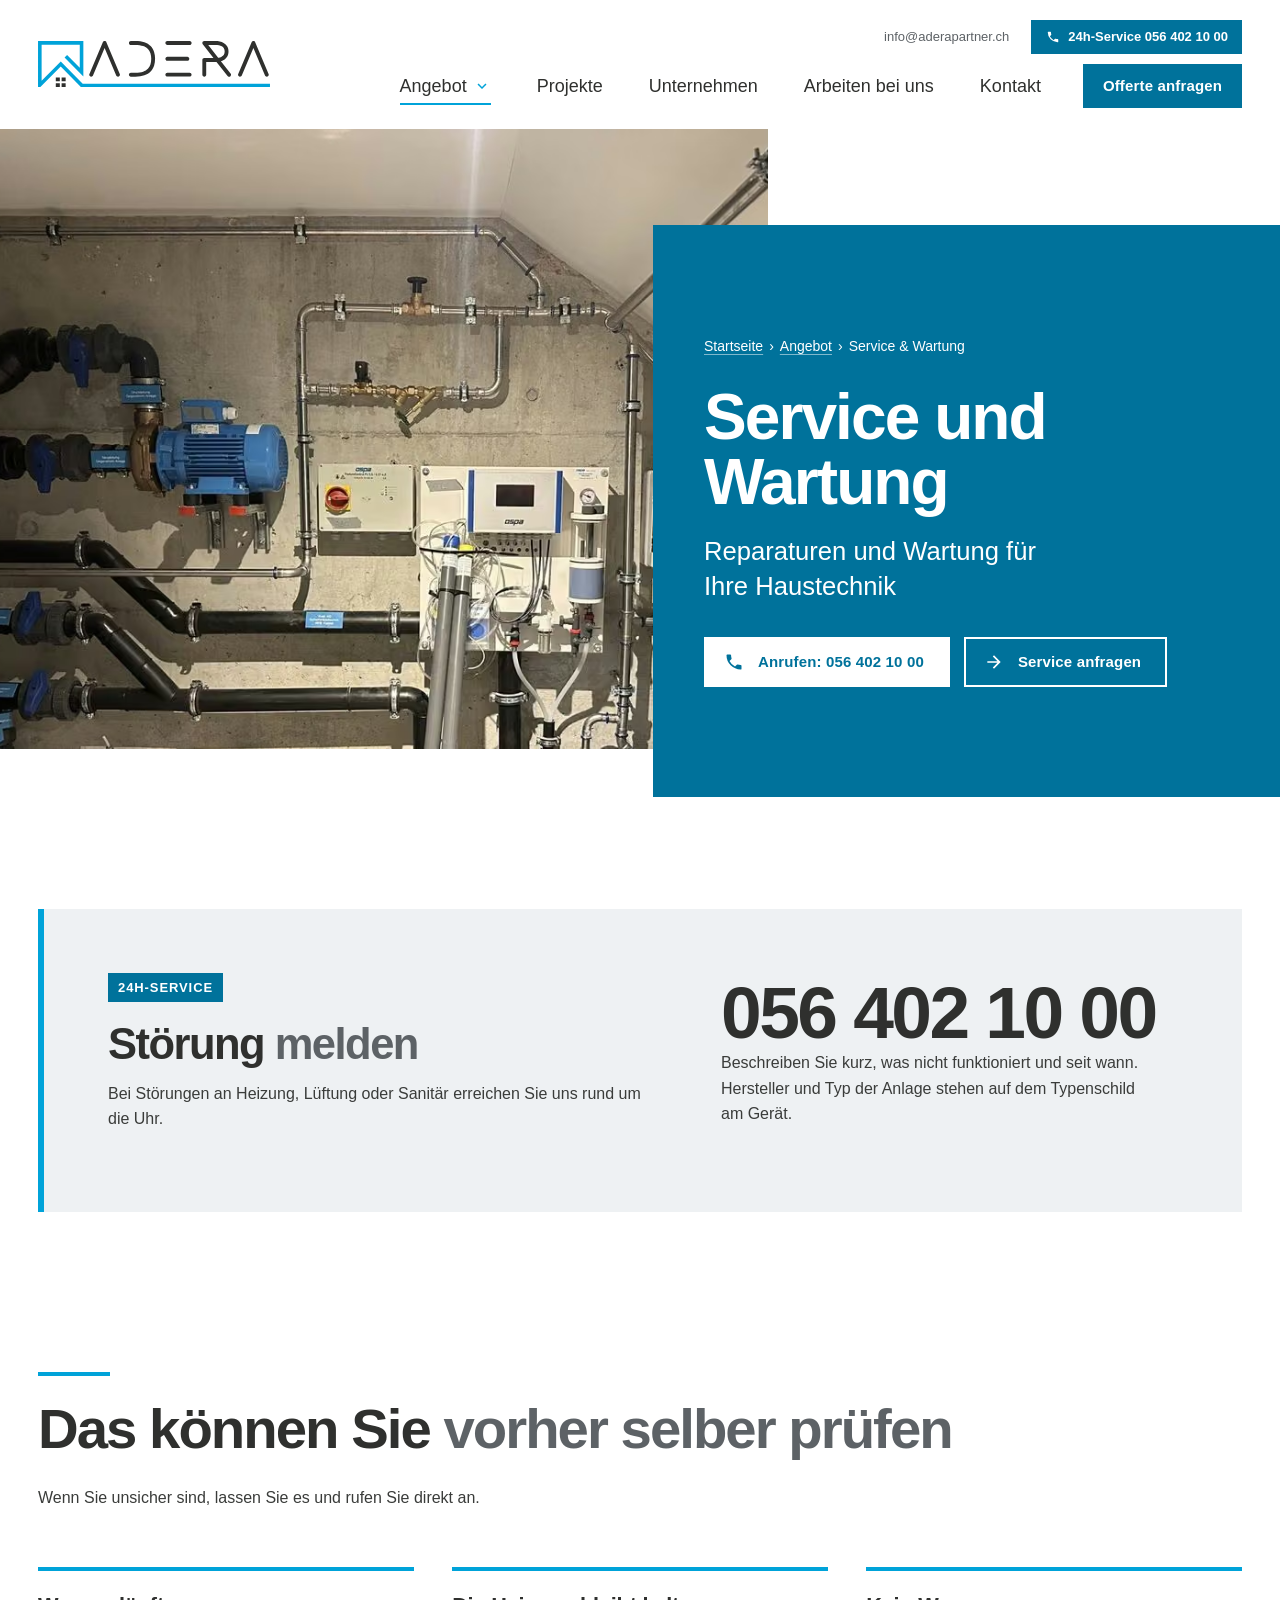
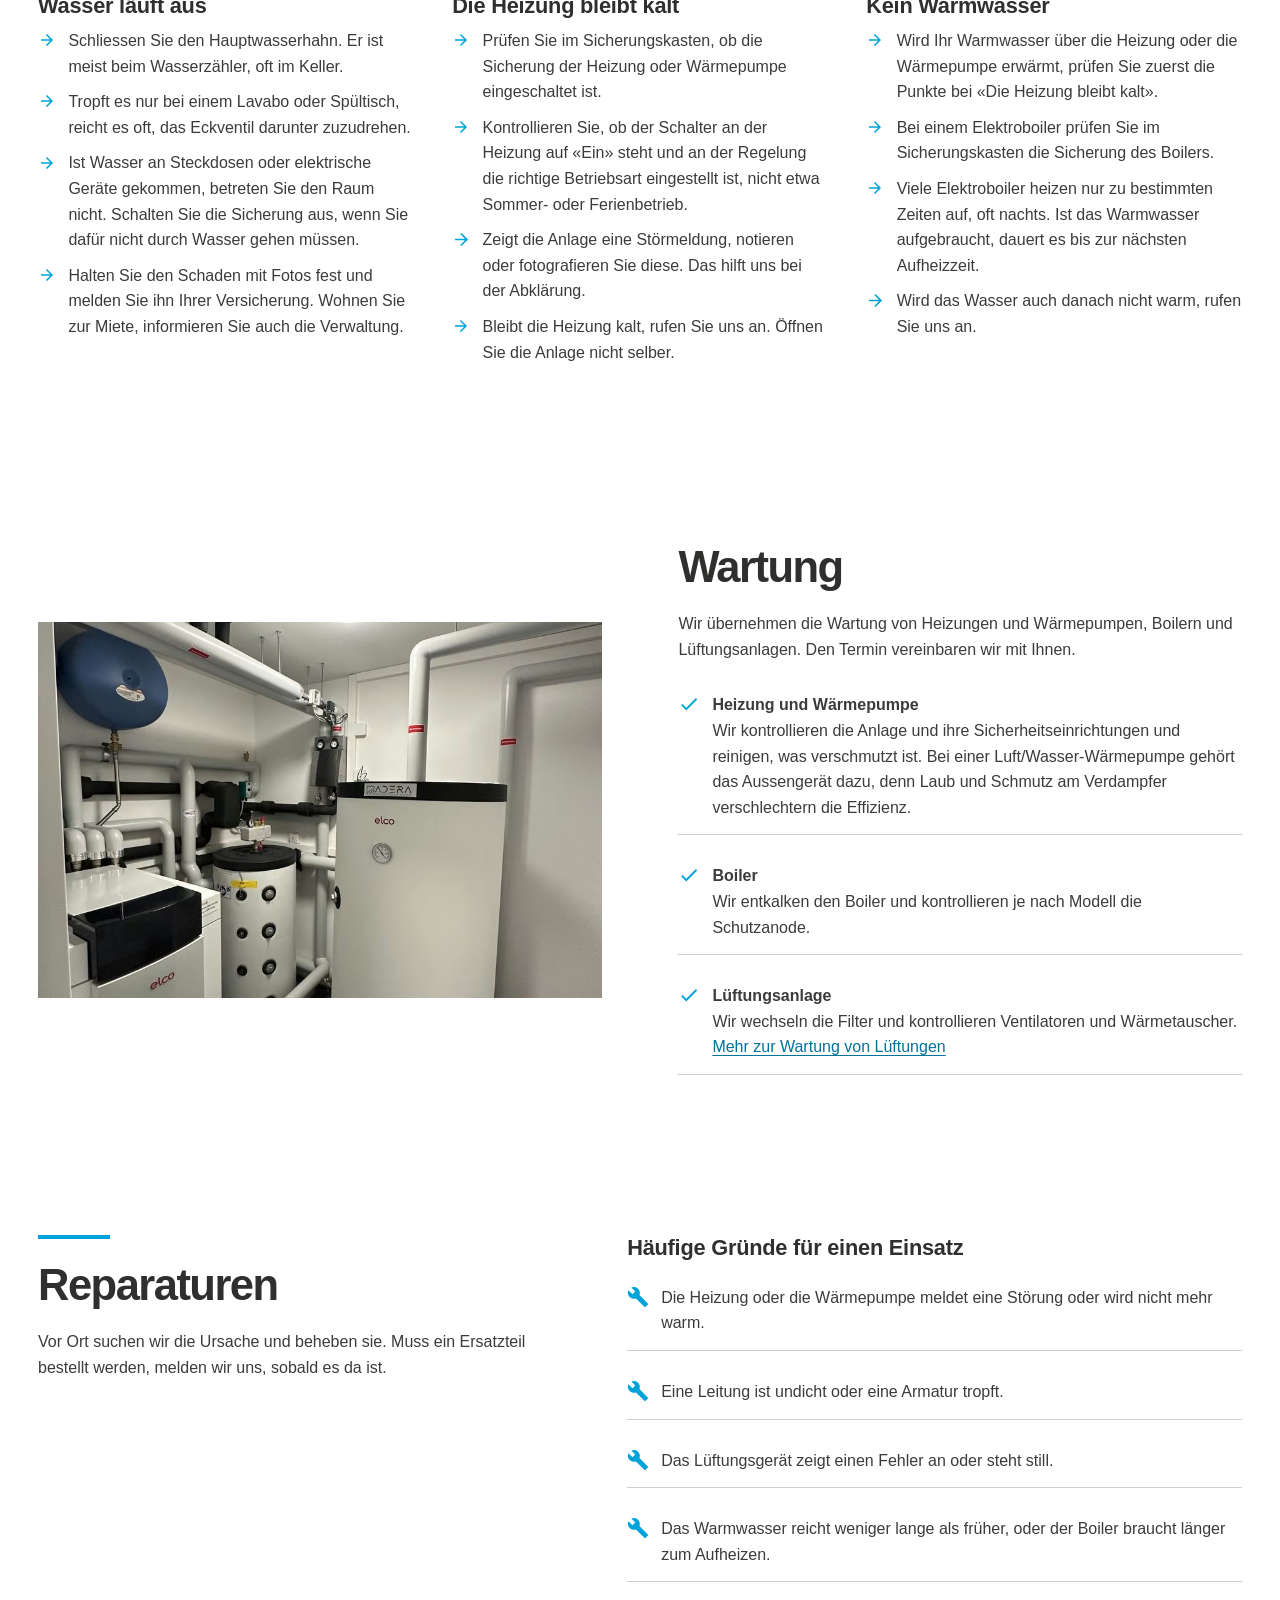
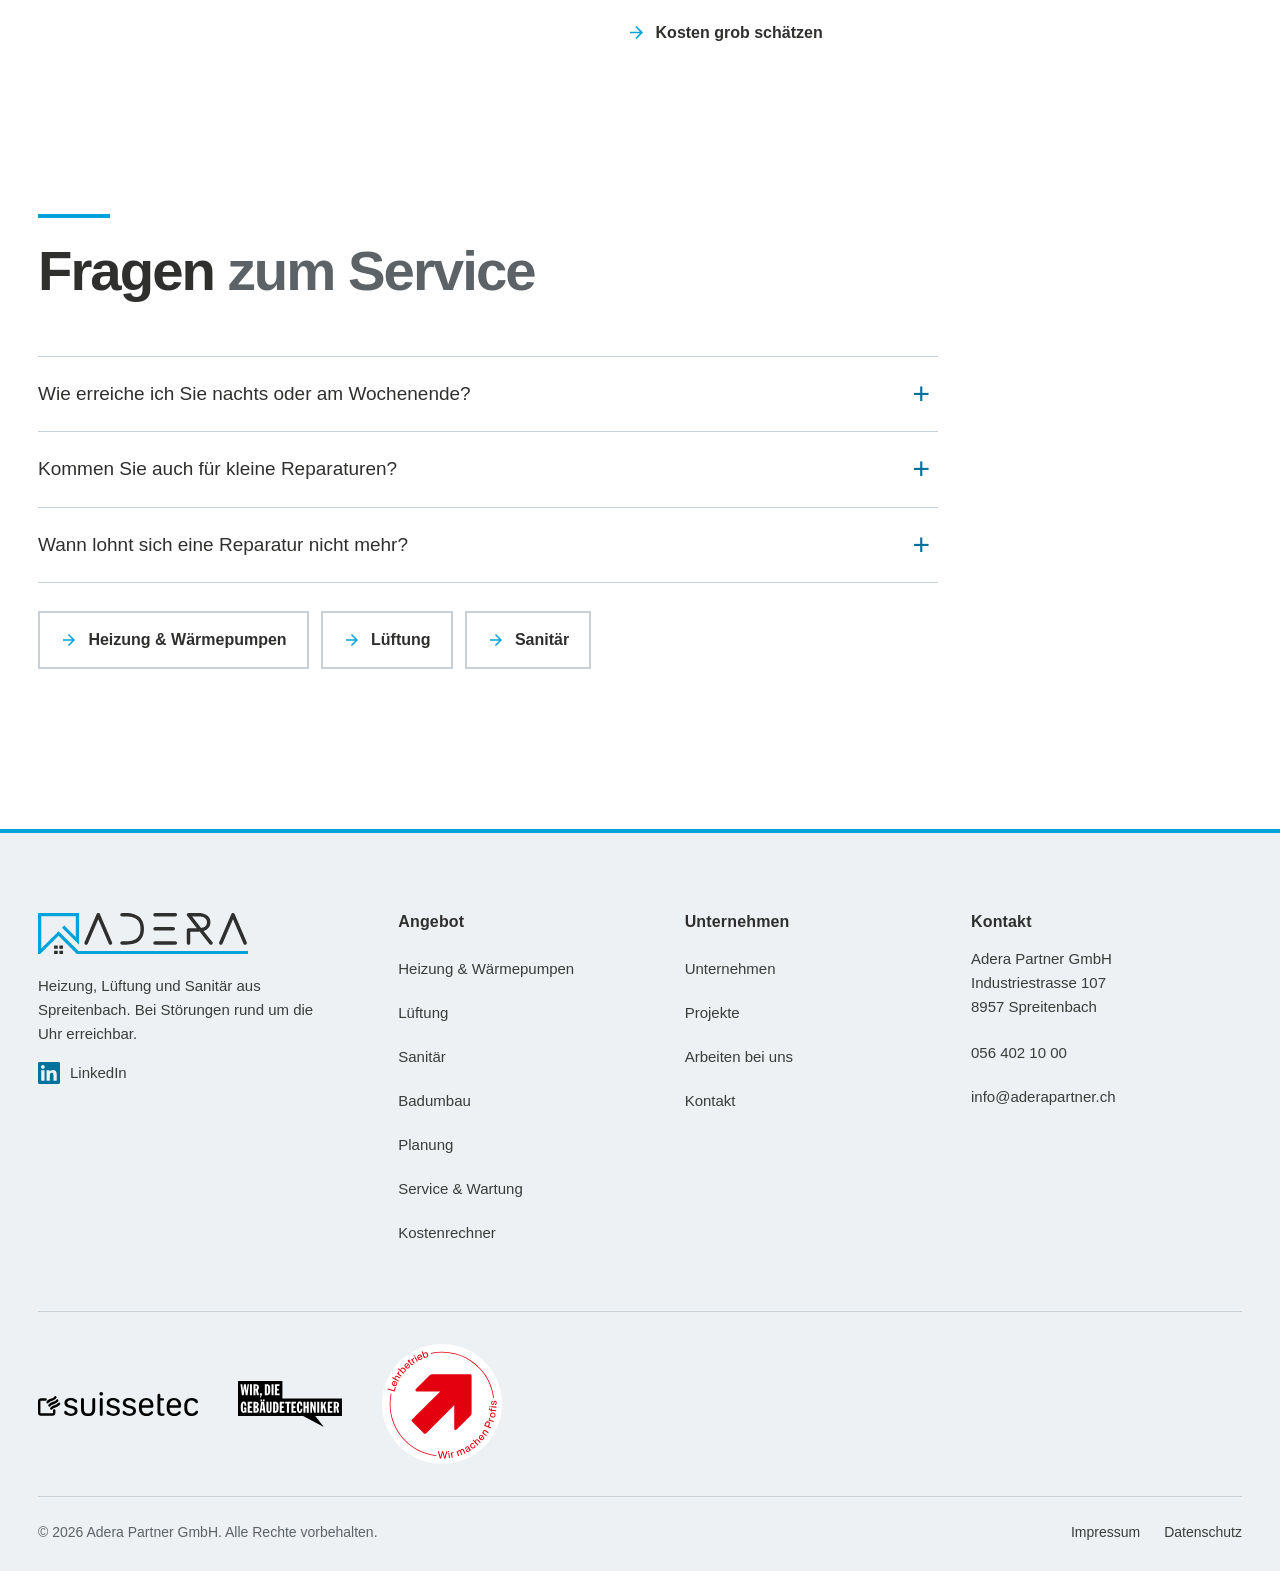
<file: website/service.html>
<!doctype html>
<html lang="de-CH">
<head>
  <meta charset="utf-8">
  <meta name="viewport" content="width=device-width, initial-scale=1">
  <title>24h-Service Heizung &amp; Sanitär Limmattal | Adera Partner GmbH</title>
  <meta name="description" content="Bei Störungen an Heizung, Lüftung oder Sanitär rund um die Uhr erreichbar unter 056 402 10 00. Reparaturen und Wartung aus Spreitenbach.">
  <link rel="canonical" href="https://www.aderapartner.ch/service.html">
  <meta property="og:type" content="website">
  <meta property="og:title" content="24h-Service Heizung &amp; Sanitär Limmattal | Adera Partner GmbH">
  <meta property="og:description" content="Störungsdienst rund um die Uhr, Reparaturen und Wartung für Heizung, Lüftung und Sanitär.">
  <meta property="og:image" content="https://www.aderapartner.ch/assets/img/og/og-service.jpg">
  <meta property="og:url" content="https://www.aderapartner.ch/service.html">
  <meta property="og:site_name" content="Adera Partner GmbH">
  <meta property="og:locale" content="de_CH">
  <meta property="og:image:width" content="1200">
  <meta property="og:image:height" content="630">
  <meta name="twitter:card" content="summary_large_image">
  <link rel="icon" href="assets/img/favicon.png">
  <link rel="apple-touch-icon" href="assets/img/favicon.png">
  <link rel="stylesheet" href="assets/css/style.css?v=20261127a">
  <!-- JSON-LD: automatisch erzeugt mit werkzeuge/jsonld-einfuegen.py -->
  <script type="application/ld+json">
{
  "@context": "https://schema.org",
  "@graph": [
    {
      "@type": [
        "HVACBusiness",
        "Plumber"
      ],
      "@id": "https://www.aderapartner.ch/#organization",
      "name": "Adera Partner GmbH",
      "legalName": "Adera Partner GmbH",
      "url": "https://www.aderapartner.ch/",
      "logo": {
        "@type": "ImageObject",
        "url": "https://www.aderapartner.ch/assets/img/logo-adera-partner.svg"
      },
      "image": [
        "https://www.aderapartner.ch/assets/img/og/og-index.jpg",
        "https://www.aderapartner.ch/assets/img/service-technik.jpg",
        "https://www.aderapartner.ch/assets/img/heizraum.jpg"
      ],
      "description": "Haustechnik-Betrieb aus Spreitenbach: Heizung, Wärmepumpen, Lüftung, Sanitär, Badumbau, Planung und 24h-Service im Limmattal.",
      "telephone": "+41 56 402 10 00",
      "email": "info@aderapartner.ch",
      "address": {
        "@type": "PostalAddress",
        "streetAddress": "Industriestrasse 107",
        "postalCode": "8957",
        "addressLocality": "Spreitenbach",
        "addressRegion": "AG",
        "addressCountry": "CH"
      },
      "hasMap": "https://www.google.com/maps/search/?api=1&query=Industriestrasse+107%2C+8957+Spreitenbach",
      "areaServed": [
        {
          "@type": "City",
          "name": "Spreitenbach"
        },
        {
          "@type": "Place",
          "name": "Limmattal"
        }
      ],
      "foundingDate": "2022-01",
      "founder": [
        {
          "@type": "Person",
          "name": "Erolind Zhaku"
        },
        {
          "@type": "Person",
          "name": "Tosum Zhaku"
        }
      ],
      "vatID": "CHE-190.687.776 MWST",
      "identifier": {
        "@type": "PropertyValue",
        "propertyID": "UID",
        "value": "CHE-190.687.776"
      },
      "memberOf": {
        "@type": "Organization",
        "name": "suissetec",
        "url": "https://suissetec.ch/"
      },
      "knowsAbout": [
        "Heizung",
        "Wärmepumpen",
        "Heizungsersatz",
        "Lüftung",
        "Komfortlüftung",
        "Sanitär",
        "Badumbau",
        "Haustechnik-Planung",
        "Boiler"
      ],
      "contactPoint": [
        {
          "@type": "ContactPoint",
          "contactType": "customer service",
          "telephone": "+41 56 402 10 00",
          "email": "info@aderapartner.ch",
          "availableLanguage": "de",
          "areaServed": "CH"
        },
        {
          "@type": "ContactPoint",
          "contactType": "emergency",
          "name": "24h-Service bei Störungen",
          "telephone": "+41 56 402 10 00",
          "availableLanguage": "de",
          "areaServed": "CH",
          "hoursAvailable": {
            "@type": "OpeningHoursSpecification",
            "dayOfWeek": [
              "https://schema.org/Monday",
              "https://schema.org/Tuesday",
              "https://schema.org/Wednesday",
              "https://schema.org/Thursday",
              "https://schema.org/Friday",
              "https://schema.org/Saturday",
              "https://schema.org/Sunday"
            ],
            "opens": "00:00",
            "closes": "23:59"
          }
        }
      ],
      "hasOfferCatalog": {
        "@type": "OfferCatalog",
        "name": "Angebot der Adera Partner GmbH",
        "itemListElement": [
          {
            "@type": "Offer",
            "itemOffered": {
              "@type": "Service",
              "@id": "https://www.aderapartner.ch/heizung.html#service",
              "name": "Heizung und Wärmepumpen",
              "url": "https://www.aderapartner.ch/heizung.html"
            }
          },
          {
            "@type": "Offer",
            "itemOffered": {
              "@type": "Service",
              "@id": "https://www.aderapartner.ch/lueftung.html#service",
              "name": "Lüftung",
              "url": "https://www.aderapartner.ch/lueftung.html"
            }
          },
          {
            "@type": "Offer",
            "itemOffered": {
              "@type": "Service",
              "@id": "https://www.aderapartner.ch/sanitaer.html#service",
              "name": "Sanitär",
              "url": "https://www.aderapartner.ch/sanitaer.html"
            }
          },
          {
            "@type": "Offer",
            "itemOffered": {
              "@type": "Service",
              "@id": "https://www.aderapartner.ch/badumbau.html#service",
              "name": "Badumbau",
              "url": "https://www.aderapartner.ch/badumbau.html"
            }
          },
          {
            "@type": "Offer",
            "itemOffered": {
              "@type": "Service",
              "@id": "https://www.aderapartner.ch/planung.html#service",
              "name": "Planung Heizung, Lüftung, Sanitär",
              "url": "https://www.aderapartner.ch/planung.html"
            }
          },
          {
            "@type": "Offer",
            "itemOffered": {
              "@type": "Service",
              "@id": "https://www.aderapartner.ch/service.html#service",
              "name": "Service und Wartung",
              "url": "https://www.aderapartner.ch/service.html"
            }
          }
        ]
      },
      "sameAs": [
        "https://www.linkedin.com/company/adera-partner-gmbh/"
      ]
    },
    {
      "@type": "WebSite",
      "@id": "https://www.aderapartner.ch/#website",
      "url": "https://www.aderapartner.ch/",
      "name": "Adera Partner GmbH",
      "inLanguage": "de-CH",
      "publisher": {
        "@id": "https://www.aderapartner.ch/#organization"
      }
    },
    {
      "@type": "WebPage",
      "@id": "https://www.aderapartner.ch/service.html#webpage",
      "url": "https://www.aderapartner.ch/service.html",
      "name": "24h-Service Heizung & Sanitär Limmattal | Adera Partner GmbH",
      "description": "Bei Störungen an Heizung, Lüftung oder Sanitär rund um die Uhr erreichbar unter 056 402 10 00. Reparaturen und Wartung aus Spreitenbach.",
      "inLanguage": "de-CH",
      "isPartOf": {
        "@id": "https://www.aderapartner.ch/#website"
      },
      "about": {
        "@id": "https://www.aderapartner.ch/#organization"
      },
      "primaryImageOfPage": {
        "@type": "ImageObject",
        "url": "https://www.aderapartner.ch/assets/img/service-technik.jpg"
      },
      "breadcrumb": {
        "@id": "https://www.aderapartner.ch/service.html#breadcrumb"
      },
      "mainEntity": {
        "@id": "https://www.aderapartner.ch/service.html#service"
      }
    },
    {
      "@type": "BreadcrumbList",
      "@id": "https://www.aderapartner.ch/service.html#breadcrumb",
      "itemListElement": [
        {
          "@type": "ListItem",
          "position": 1,
          "name": "Startseite",
          "item": "https://www.aderapartner.ch/"
        },
        {
          "@type": "ListItem",
          "position": 2,
          "name": "Angebot",
          "item": "https://www.aderapartner.ch/#angebot"
        },
        {
          "@type": "ListItem",
          "position": 3,
          "name": "Service & Wartung",
          "item": "https://www.aderapartner.ch/service.html"
        }
      ]
    },
    {
      "@type": "Service",
      "@id": "https://www.aderapartner.ch/service.html#service",
      "name": "Service und Wartung",
      "serviceType": "Reparatur, Wartung und 24h-Störungsdienst",
      "description": "Bei Störungen an Heizung, Lüftung oder Sanitär rund um die Uhr erreichbar unter 056 402 10 00. Reparaturen und Wartung aus Spreitenbach.",
      "url": "https://www.aderapartner.ch/service.html",
      "provider": {
        "@id": "https://www.aderapartner.ch/#organization"
      },
      "areaServed": [
        {
          "@type": "City",
          "name": "Spreitenbach"
        },
        {
          "@type": "Place",
          "name": "Limmattal"
        }
      ],
      "image": "https://www.aderapartner.ch/assets/img/service-technik.jpg"
    }
  ]
}
  </script>
  <script type="application/ld+json">
{
  "@context": "https://schema.org",
  "@type": "FAQPage",
  "@id": "https://www.aderapartner.ch/service.html#faq",
  "isPartOf": {
    "@id": "https://www.aderapartner.ch/service.html#webpage"
  },
  "mainEntity": [
    {
      "@type": "Question",
      "name": "Wie erreiche ich Sie nachts oder am Wochenende?",
      "acceptedAnswer": {
        "@type": "Answer",
        "text": "Über die gleiche Nummer wie tagsüber, 056 402 10 00. Eine separate Notfallnummer gibt es nicht."
      }
    },
    {
      "@type": "Question",
      "name": "Kommen Sie auch für kleine Reparaturen?",
      "acceptedAnswer": {
        "@type": "Answer",
        "text": "Ja, auch wenn nur eine Dichtung ersetzt werden muss."
      }
    },
    {
      "@type": "Question",
      "name": "Wann lohnt sich eine Reparatur nicht mehr?",
      "acceptedAnswer": {
        "@type": "Answer",
        "text": "Wenn eine Anlage immer wieder ausfällt oder es kaum noch Ersatzteile für sie gibt. Dann zeigen wir Ihnen, was eine Reparatur noch bringt und womit sich die Anlage ersetzen liesse. Den Entscheid treffen Sie. Mehr zum Ersatz einer alten Heizung lesen Sie unter Heizungsersatz in 5 Schritten."
      }
    }
  ]
}
  </script>
  <!-- /JSON-LD -->
</head>
<body data-no-finale>
<a class="skip-link" href="#inhalt">Zum Inhalt springen</a>

<!-- ===== HEADER (auf allen Seiten gleich, nur aria-current anpassen) ===== -->
<header class="site-header">
  <div class="container site-header__inner">
    <a class="brand" href="index.html" aria-label="Adera Partner GmbH – zur Startseite">
      <img src="assets/img/logo-adera-partner.svg" alt="Adera Partner GmbH" width="232" height="45">
    </a>
    <div class="site-header__nav">
      <div class="topbar">
        <a href="mailto:info@aderapartner.ch">info@aderapartner.ch</a>
        <a class="hotline" href="tel:+41564021000"><span class="i i-phone" aria-hidden="true"></span>24h-Service 056 402 10 00</a>
      </div>
      <nav class="mainnav" aria-label="Hauptnavigation">
        <ul>
          <li class="has-dropdown is-active">
            <button type="button" aria-expanded="false" aria-controls="dd-angebot">Angebot <span class="i i-down" aria-hidden="true"></span></button>
            <ul class="dropdown" id="dd-angebot">
              <li><a href="heizung.html"><span class="i i-arrow" aria-hidden="true"></span>Heizung &amp; Wärmepumpen</a></li>
              <li><a href="lueftung.html"><span class="i i-arrow" aria-hidden="true"></span>Lüftung</a></li>
              <li><a href="sanitaer.html"><span class="i i-arrow" aria-hidden="true"></span>Sanitär</a></li>
              <li><a href="badumbau.html"><span class="i i-arrow" aria-hidden="true"></span>Badumbau</a></li>
              <li><a href="planung.html"><span class="i i-arrow" aria-hidden="true"></span>Planung</a></li>
              <li><a href="service.html" aria-current="page"><span class="i i-arrow" aria-hidden="true"></span>Service &amp; Wartung</a></li>
              <li><a href="kostenrechner.html"><span class="i i-arrow" aria-hidden="true"></span>Kostenrechner</a></li>
            </ul>
          </li>
          <li><a href="projekte.html">Projekte</a></li>
          <li><a href="unternehmen.html">Unternehmen</a></li>
          <li><a href="jobs.html">Arbeiten bei uns</a></li>
          <li><a href="kontakt.html">Kontakt</a></li>
          <li class="nav-cta"><a class="btn btn--solid btn--sm" href="kontakt.html#formular">Offerte anfragen</a></li>
        </ul>
      </nav>
    </div>
    <div class="header-actions">
      <a class="header-call" href="tel:+41564021000" aria-label="Anrufen: 056 402 10 00"><span class="i i-phone" aria-hidden="true"></span></a>
      <button class="burger" type="button" aria-label="Menü öffnen" aria-expanded="false" aria-controls="mobilenav"><span></span><span></span><span></span></button>
    </div>
  </div>
  <nav class="mobilenav" id="mobilenav" aria-label="Navigation">
    <ul>
      <li>
        <details open>
          <summary>Angebot <span class="i i-down" aria-hidden="true"></span></summary>
          <ul>
            <li><a href="heizung.html">Heizung &amp; Wärmepumpen</a></li>
            <li><a href="lueftung.html">Lüftung</a></li>
            <li><a href="sanitaer.html">Sanitär</a></li>
            <li><a href="badumbau.html">Badumbau</a></li>
            <li><a href="planung.html">Planung</a></li>
            <li><a href="service.html" aria-current="page">Service &amp; Wartung</a></li>
            <li><a href="kostenrechner.html">Kostenrechner</a></li>
          </ul>
        </details>
      </li>
      <li><a href="projekte.html">Projekte</a></li>
      <li><a href="unternehmen.html">Unternehmen</a></li>
      <li><a href="jobs.html">Arbeiten bei uns</a></li>
      <li><a href="kontakt.html">Kontakt</a></li>
    </ul>
    <div class="mobilenav__contact">
      <a class="btn btn--solid" href="tel:+41564021000"><span class="i i-phone" aria-hidden="true"></span>24h-Service 056 402 10 00</a>
      <a class="btn" href="mailto:info@aderapartner.ch"><span class="i i-mail" aria-hidden="true"></span>info@aderapartner.ch</a>
    </div>
  </nav>
</header>
<!-- ===== /HEADER ===== -->

<main id="inhalt">

  <!-- Hero -->
  <section class="hero hero--page" aria-labelledby="hero-title">
    <div class="hero__media">
      <picture><source type="image/avif" srcset="assets/img/service-technik-600.avif 600w, assets/img/service-technik-900.avif 900w, assets/img/service-technik-1200.avif 1200w, assets/img/service-technik.avif 1388w" sizes="(max-width: 960px) 100vw, 60vw"><img srcset="assets/img/service-technik-600.jpg 600w, assets/img/service-technik-900.jpg 900w, assets/img/service-technik-1200.jpg 1200w, assets/img/service-technik.jpg 1388w" sizes="(max-width: 960px) 100vw, 60vw" src="assets/img/service-technik.jpg" alt="Technikraum mit Pumpe, Rohrleitungen, Ventilen und Steuergeräten an einer Betonwand" width="1388" height="1041" fetchpriority="high"></picture>
    </div>
    <div class="hero__panel">
      <nav class="breadcrumb" aria-label="Brotkrümelnavigation">
        <ol>
          <li><a href="index.html">Startseite</a></li>
          <li><a href="index.html#angebot">Angebot</a></li>
          <li><span aria-current="page">Service &amp; Wartung</span></li>
        </ol>
      </nav>
      <h1 id="hero-title">Service und Wartung</h1>
      <p class="hero__sub">Reparaturen und Wartung für Ihre Haustechnik</p>
      <div class="btn-stack">
        <a class="btn btn--light" href="tel:+41564021000"><span class="i i-phone" aria-hidden="true"></span>Anrufen: 056&nbsp;402&nbsp;10&nbsp;00</a>
        <a class="btn btn--light" href="kontakt.html?thema=service#formular"><span class="i i-arrow" aria-hidden="true"></span>Service anfragen</a>
      </div>
    </div>
  </section>

  <!-- Störung -->
  <section aria-labelledby="stoerung-title">
    <div class="container">
      <div class="emergency">
        <div>
          <p class="tag">24h-Service</p>
          <h2 id="stoerung-title">Störung <span class="soft">melden</span></h2>
          <p>Bei Störungen an Heizung, Lüftung oder Sanitär erreichen Sie uns rund um die Uhr.</p>
        </div>
        <div>
          <a class="emergency__phone" href="tel:+41564021000">056 402 10 00</a>
          <p>Beschreiben Sie kurz, was nicht funktioniert und seit wann. Hersteller und Typ der Anlage stehen auf dem Typenschild am Gerät.</p>
        </div>
      </div>
    </div>
  </section>

  <!-- Selber prüfen -->
  <section id="selber-pruefen" aria-labelledby="pruefen-title">
    <div class="container">
      <div class="section-head">
        <h2 id="pruefen-title">Das können Sie <span class="soft">vorher selber prüfen</span></h2>
        <p>Wenn Sie unsicher sind, lassen Sie es und rufen Sie direkt an.</p>
      </div>
      <div class="values">
        <div class="value">
          <h3>Wasser läuft aus</h3>
          <ul class="iconlist">
            <li><span class="i i-arrow" aria-hidden="true"></span><span>Schliessen Sie den Hauptwasserhahn. Er ist meist beim Wasserzähler, oft im Keller.</span></li>
            <li><span class="i i-arrow" aria-hidden="true"></span><span>Tropft es nur bei einem Lavabo oder Spültisch, reicht es oft, das Eckventil darunter zuzudrehen.</span></li>
            <li><span class="i i-arrow" aria-hidden="true"></span><span>Ist Wasser an Steckdosen oder elektrische Geräte gekommen, betreten Sie den Raum nicht. Schalten Sie die Sicherung aus, wenn Sie dafür nicht durch Wasser gehen müssen.</span></li>
            <li><span class="i i-arrow" aria-hidden="true"></span><span>Halten Sie den Schaden mit Fotos fest und melden Sie ihn Ihrer Versicherung. Wohnen Sie zur Miete, informieren Sie auch die Verwaltung.</span></li>
          </ul>
        </div>
        <div class="value">
          <h3>Die Heizung bleibt kalt</h3>
          <ul class="iconlist">
            <li><span class="i i-arrow" aria-hidden="true"></span><span>Prüfen Sie im Sicherungskasten, ob die Sicherung der Heizung oder Wärmepumpe eingeschaltet ist.</span></li>
            <li><span class="i i-arrow" aria-hidden="true"></span><span>Kontrollieren Sie, ob der Schalter an der Heizung auf «Ein» steht und an der Regelung die richtige Betriebsart eingestellt ist, nicht etwa Sommer- oder Ferienbetrieb.</span></li>
            <li><span class="i i-arrow" aria-hidden="true"></span><span>Zeigt die Anlage eine Störmeldung, notieren oder fotografieren Sie diese. Das hilft uns bei der Abklärung.</span></li>
            <li><span class="i i-arrow" aria-hidden="true"></span><span>Bleibt die Heizung kalt, rufen Sie uns an. Öffnen Sie die Anlage nicht selber.</span></li>
          </ul>
        </div>
        <div class="value">
          <h3>Kein Warmwasser</h3>
          <ul class="iconlist">
            <li><span class="i i-arrow" aria-hidden="true"></span><span>Wird Ihr Warmwasser über die Heizung oder die Wärmepumpe erwärmt, prüfen Sie zuerst die Punkte bei «Die Heizung bleibt kalt».</span></li>
            <li><span class="i i-arrow" aria-hidden="true"></span><span>Bei einem Elektroboiler prüfen Sie im Sicherungskasten die Sicherung des Boilers.</span></li>
            <li><span class="i i-arrow" aria-hidden="true"></span><span>Viele Elektroboiler heizen nur zu bestimmten Zeiten auf, oft nachts. Ist das Warmwasser aufgebraucht, dauert es bis zur nächsten Aufheizzeit.</span></li>
            <li><span class="i i-arrow" aria-hidden="true"></span><span>Wird das Wasser auch danach nicht warm, rufen Sie uns an.</span></li>
          </ul>
        </div>
      </div>
    </div>
  </section>

  <!-- Wartung -->
  <section id="wartung" aria-labelledby="wartung-title">
    <div class="container">
      <div class="feature">
        <div class="feature__media">
          <picture><source type="image/avif" srcset="assets/img/heizraum-600.avif 600w, assets/img/heizraum-900.avif 900w, assets/img/heizraum-1200.avif 1200w, assets/img/heizraum.avif 1500w" sizes="(max-width: 960px) 100vw, 50vw"><img srcset="assets/img/heizraum-600.jpg 600w, assets/img/heizraum-900.jpg 900w, assets/img/heizraum-1200.jpg 1200w, assets/img/heizraum.jpg 1500w" sizes="(max-width: 960px) 100vw, 50vw" src="assets/img/heizraum.jpg" alt="Heizungsraum mit Boiler, Speicher und Verteilern" width="1500" height="2000" loading="lazy"></picture>
        </div>
        <div>
          <h2 id="wartung-title">Wartung</h2>
          <p>Wir übernehmen die Wartung von Heizungen und Wärmepumpen, Boilern und Lüftungsanlagen. Den Termin vereinbaren wir mit Ihnen.</p>
          <ul class="checklist checklist--one">
            <li><span class="i i-check" aria-hidden="true"></span><span><strong>Heizung und Wärmepumpe</strong><br>Wir kontrollieren die Anlage und ihre Sicherheitseinrichtungen und reinigen, was verschmutzt ist. Bei einer Luft/Wasser-Wärmepumpe gehört das Aussengerät dazu, denn Laub und Schmutz am Verdampfer verschlechtern die Effizienz.</span></li>
            <li><span class="i i-check" aria-hidden="true"></span><span><strong>Boiler</strong><br>Wir entkalken den Boiler und kontrollieren je nach Modell die Schutzanode.</span></li>
            <li><span class="i i-check" aria-hidden="true"></span><span><strong>Lüftungsanlage</strong><br>Wir wechseln die Filter und kontrollieren Ventilatoren und Wärmetauscher. <a href="lueftung.html#wartung">Mehr zur Wartung von Lüftungen</a></span></li>
          </ul>
        </div>
      </div>
    </div>
  </section>

  <!-- Reparaturen -->
  <section id="reparaturen" aria-labelledby="reparatur-title">
    <div class="container intro">
      <div class="section-head">
        <h2 id="reparatur-title">Reparaturen</h2>
        <p>Vor Ort suchen wir die Ursache und beheben sie. Muss ein Ersatzteil bestellt werden, melden wir uns, sobald es da ist.</p>
      </div>
      <div>
        <h3>Häufige Gründe für einen Einsatz</h3>
        <ul class="checklist checklist--one">
          <li><span class="i i-tool" aria-hidden="true"></span><span>Die Heizung oder die Wärmepumpe meldet eine Störung oder wird nicht mehr warm.</span></li>
          <li><span class="i i-tool" aria-hidden="true"></span><span>Eine Leitung ist undicht oder eine Armatur tropft.</span></li>
          <li><span class="i i-tool" aria-hidden="true"></span><span>Das Lüftungsgerät zeigt einen Fehler an oder steht still.</span></li>
          <li><span class="i i-tool" aria-hidden="true"></span><span>Das Warmwasser reicht weniger lange als früher, oder der Boiler braucht länger zum Aufheizen.</span></li>
        </ul>
        <div class="btn-row"><a class="link-arrow" href="kostenrechner.html#reparatur"><span class="i i-arrow" aria-hidden="true"></span>Kosten grob schätzen</a></div>
      </div>
    </div>
  </section>

  <!-- Fragen -->
  <section aria-labelledby="faq-title">
    <div class="container">
      <div class="section-head">
        <h2 id="faq-title">Fragen <span class="soft">zum Service</span></h2>
      </div>
      <div class="faq">
        <details>
          <summary>Wie erreiche ich Sie nachts oder am Wochenende?</summary>
          <div>
            <p>Über die gleiche Nummer wie tagsüber, <a href="tel:+41564021000">056&nbsp;402&nbsp;10&nbsp;00</a>. Eine separate Notfallnummer gibt es nicht.</p>
          </div>
        </details>
        <details>
          <summary>Kommen Sie auch für kleine Reparaturen?</summary>
          <div>
            <p>Ja, auch wenn nur eine Dichtung ersetzt werden muss.</p>
          </div>
        </details>
        <details>
          <summary>Wann lohnt sich eine Reparatur nicht mehr?</summary>
          <div>
            <p>Wenn eine Anlage immer wieder ausfällt oder es kaum noch Ersatzteile für sie gibt. Dann zeigen wir Ihnen, was eine Reparatur noch bringt und womit sich die Anlage ersetzen liesse. Den Entscheid treffen Sie. Mehr zum Ersatz einer alten Heizung lesen Sie unter <a href="heizung.html#heizungsersatz">Heizungsersatz in 5 Schritten</a>.</p>
          </div>
        </details>
      </div>
      <nav class="btn-row" aria-label="Verwandte Angebote">
        <ul class="more-links">
          <li><a href="heizung.html"><span class="i i-arrow" aria-hidden="true"></span>Heizung &amp; Wärmepumpen</a></li>
          <li><a href="lueftung.html"><span class="i i-arrow" aria-hidden="true"></span>Lüftung</a></li>
          <li><a href="sanitaer.html"><span class="i i-arrow" aria-hidden="true"></span>Sanitär</a></li>
        </ul>
      </nav>
    </div>
  </section>

</main>

<!-- ===== FOOTER (auf allen Seiten gleich) ===== -->
<footer class="site-footer">
  <div class="container">
    <div class="site-footer__grid">
      <div class="footer-brand">
        <img src="assets/img/logo-adera-partner.svg" alt="Adera Partner GmbH" width="210" height="41" loading="lazy">
        <p>Heizung, Lüftung und Sanitär aus Spreitenbach. Bei Störungen rund um die Uhr erreichbar.</p>
        <a class="social" href="https://www.linkedin.com/company/adera-partner-gmbh/" target="_blank" rel="noopener"><span class="i i-linkedin" aria-hidden="true"></span>LinkedIn</a>
      </div>
      <div>
        <h3>Angebot</h3>
        <ul>
          <li><a href="heizung.html">Heizung &amp; Wärmepumpen</a></li>
          <li><a href="lueftung.html">Lüftung</a></li>
          <li><a href="sanitaer.html">Sanitär</a></li>
          <li><a href="badumbau.html">Badumbau</a></li>
          <li><a href="planung.html">Planung</a></li>
          <li><a href="service.html">Service &amp; Wartung</a></li>
          <li><a href="kostenrechner.html">Kostenrechner</a></li>
        </ul>
      </div>
      <div>
        <h3>Unternehmen</h3>
        <ul>
          <li><a href="unternehmen.html">Unternehmen</a></li>
          <li><a href="projekte.html">Projekte</a></li>
          <li><a href="jobs.html">Arbeiten bei uns</a></li>
          <li><a href="kontakt.html">Kontakt</a></li>
        </ul>
      </div>
      <div>
        <h3>Kontakt</h3>
        <address>Adera Partner GmbH<br>Industriestrasse 107<br>8957 Spreitenbach</address>
        <ul>
          <li><a href="tel:+41564021000">056 402 10 00</a></li>
          <li><a href="mailto:info@aderapartner.ch">info@aderapartner.ch</a></li>
        </ul>
      </div>
    </div>
    <div class="memberships">
      <a class="member-logo" href="https://suissetec.ch/de/home.html" target="_blank" rel="noopener"><img src="assets/img/logo-suissetec.svg" alt="Mitglied bei suissetec" width="160" height="24" loading="lazy"></a>
      <a class="member-logo" href="https://wir-die-gebaeudetechniker.ch/" target="_blank" rel="noopener"><img src="assets/img/logo-wdg.svg" alt="Wir, die Gebäudetechniker" width="99" height="44" loading="lazy"></a>
      <img class="vignette" src="assets/img/vignette-lehrbetrieb.svg" alt="Lehrbetrieb – Wir machen Profis" width="120" height="120" loading="lazy">
    </div>
    <div class="site-footer__bottom">
      <span>© <span data-year>2026</span> Adera Partner GmbH. Alle Rechte vorbehalten.</span>
      <ul>
        <li><a href="impressum.html">Impressum</a></li>
        <li><a href="datenschutz.html">Datenschutz</a></li>
      </ul>
    </div>
  </div>
</footer>
<!-- ===== /FOOTER ===== -->

<script src="assets/js/main.js?v=20261127a" defer></script>
</body>
</html>
</file>
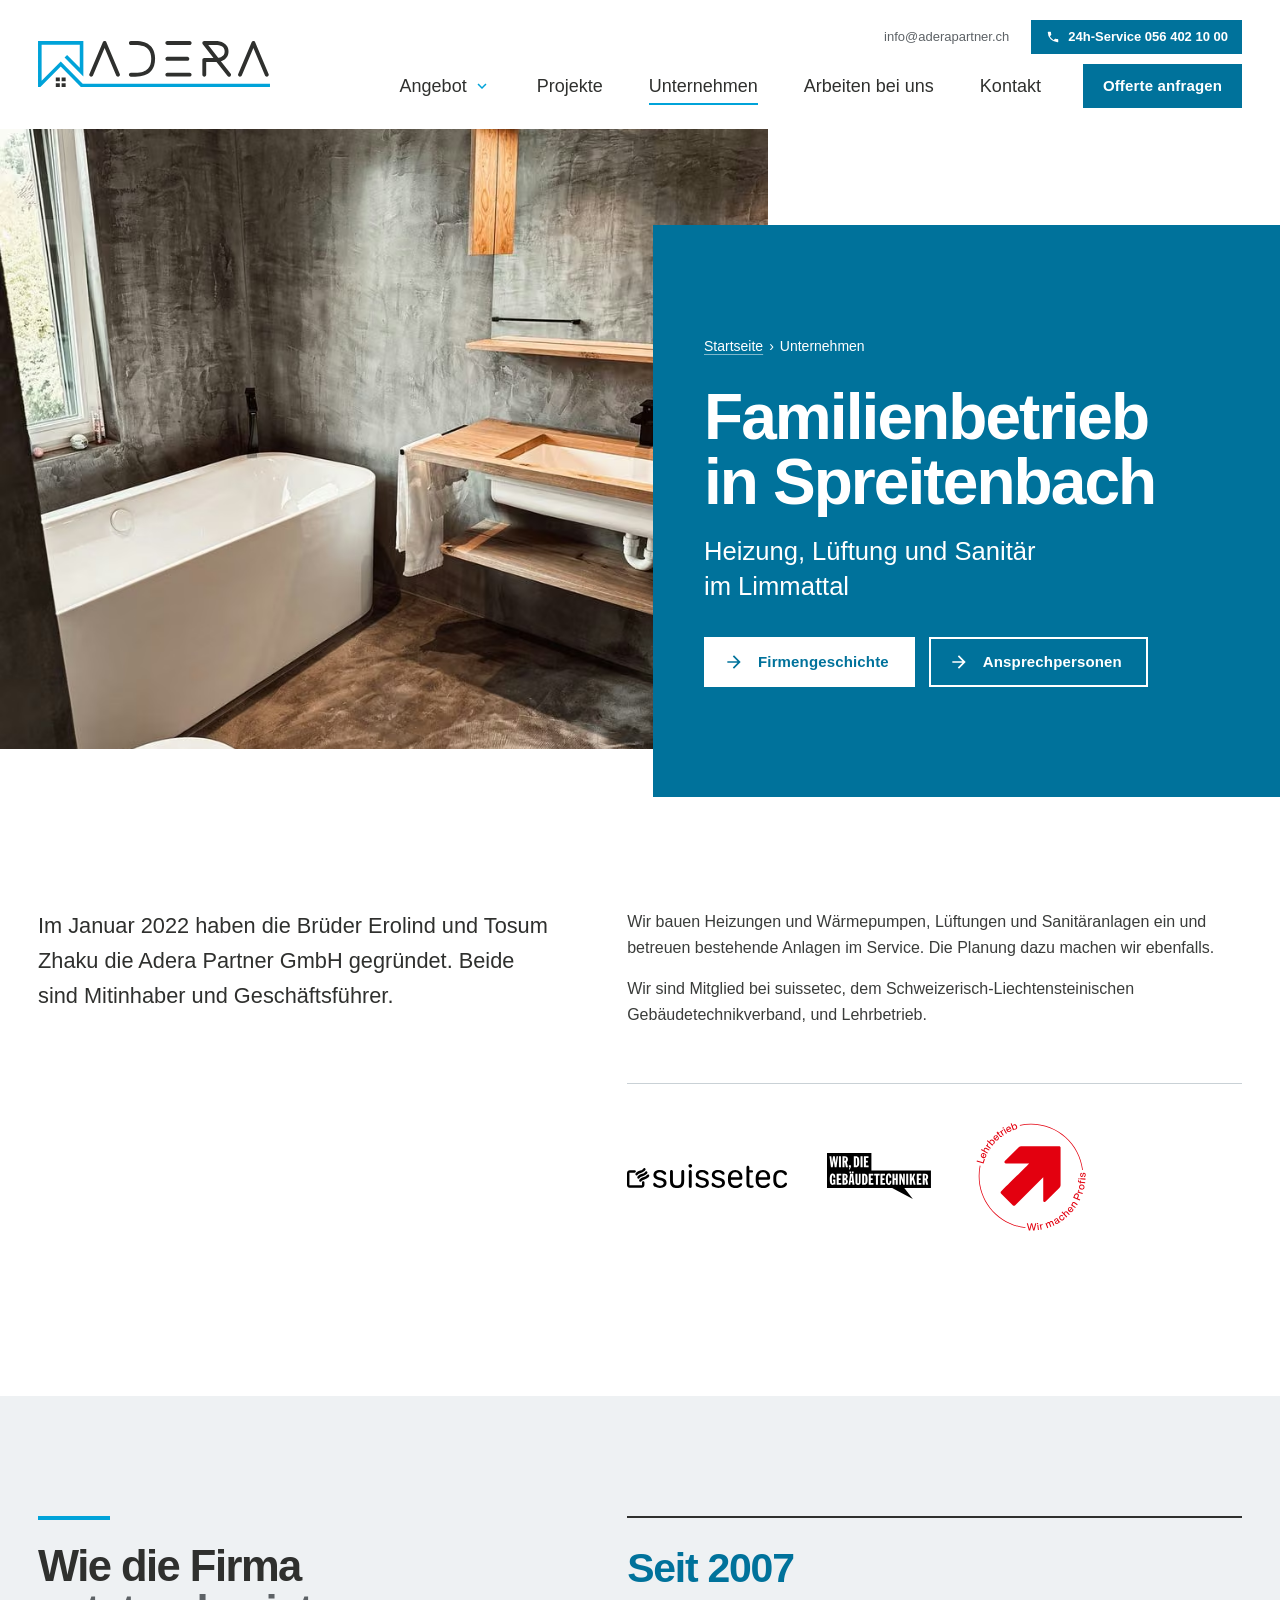
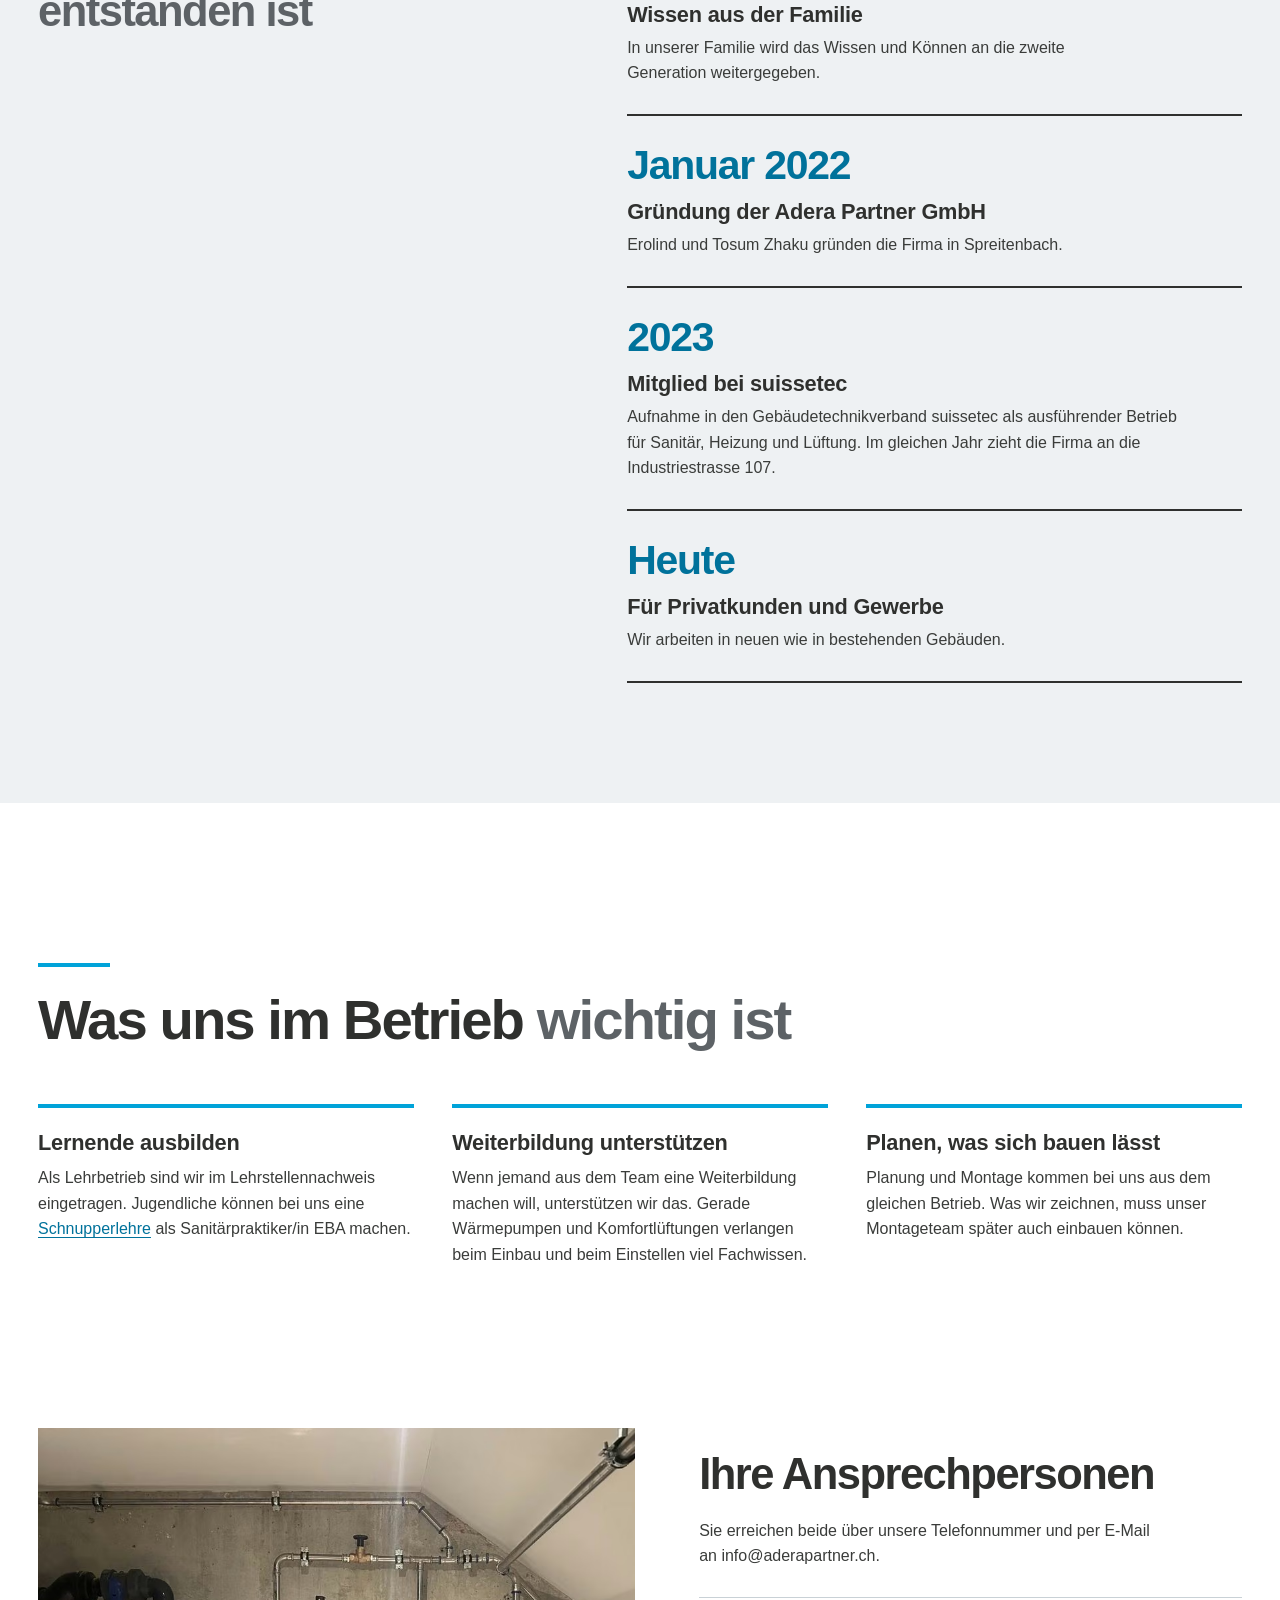
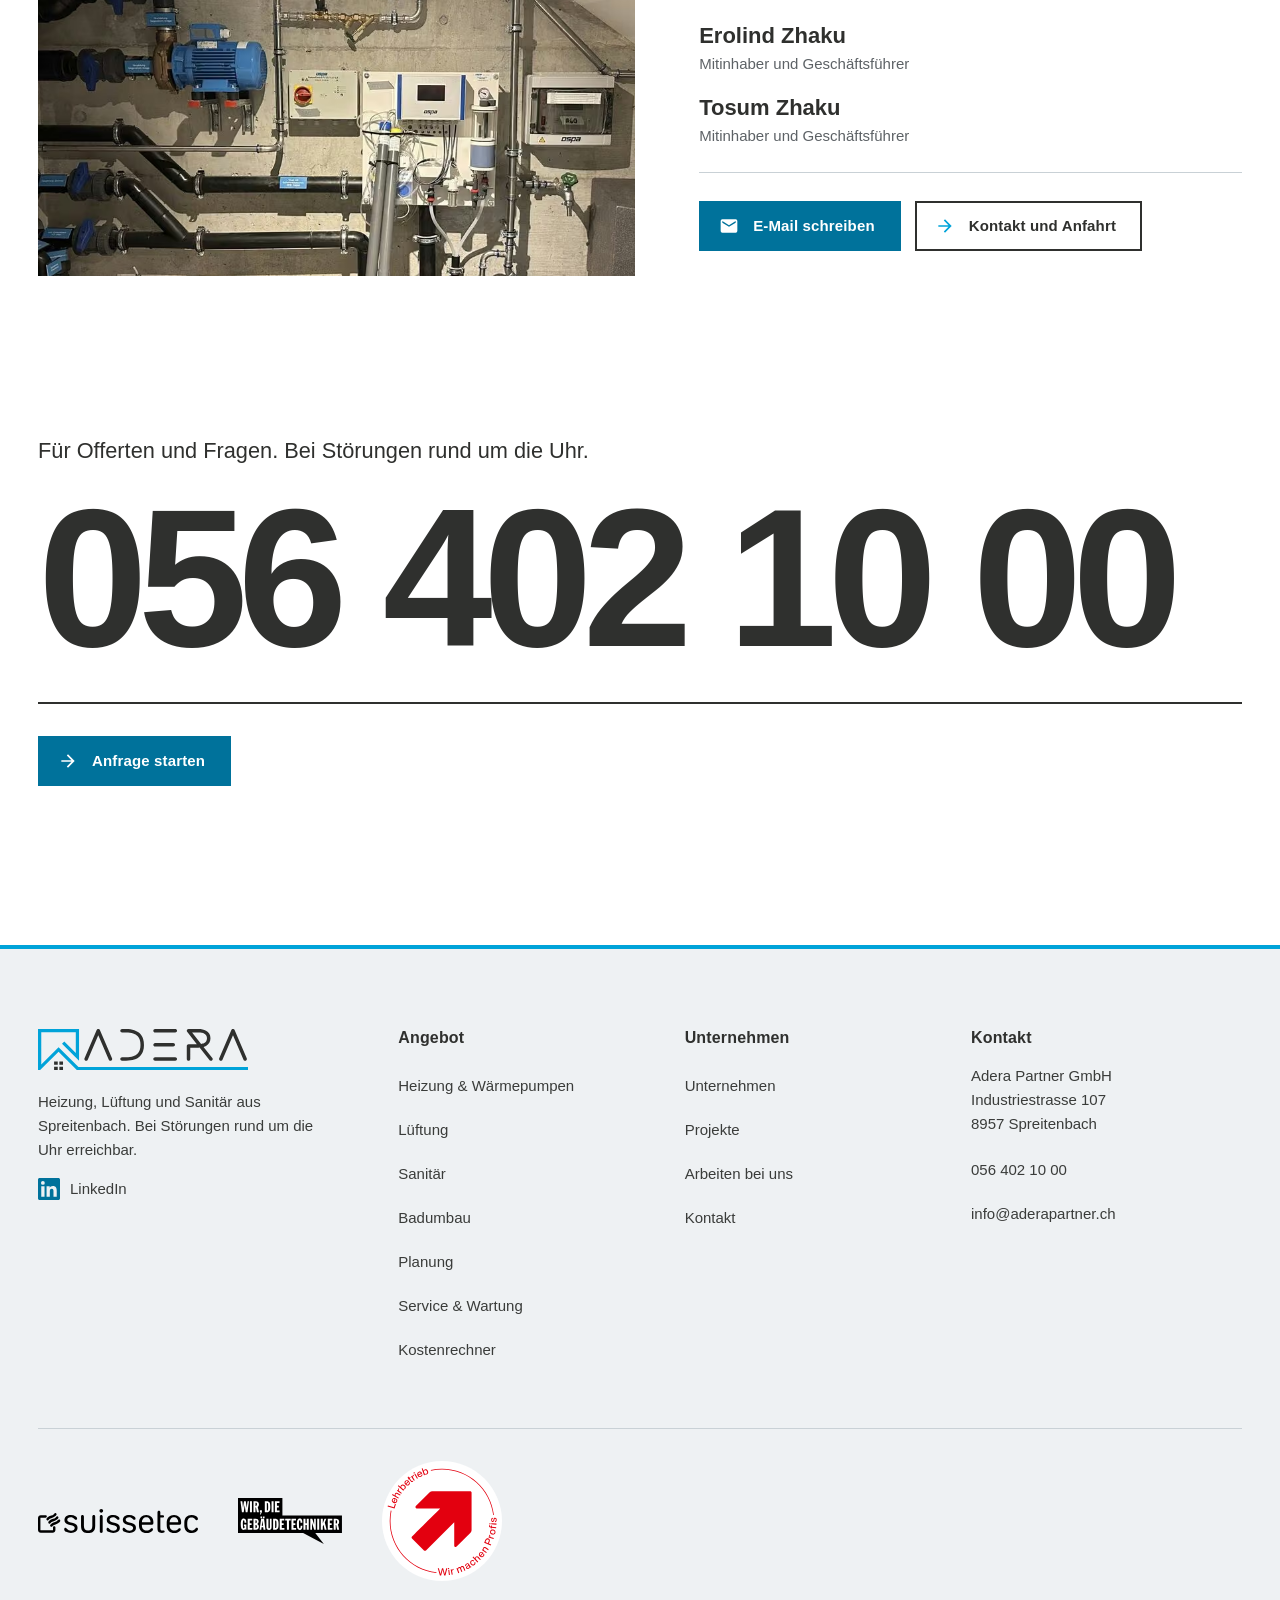
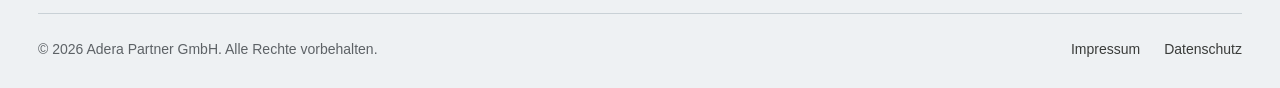
<file: website/unternehmen.html>
<!doctype html>
<html lang="de-CH">
<head>
  <meta charset="utf-8">
  <meta name="viewport" content="width=device-width, initial-scale=1">
  <title>Familienbetrieb aus Spreitenbach | Adera Partner GmbH</title>
  <meta name="description" content="Familienbetrieb in Spreitenbach, im Januar 2022 gegründet von den Brüdern Erolind und Tosum Zhaku. Mitglied bei suissetec und Lehrbetrieb.">
  <link rel="canonical" href="https://www.aderapartner.ch/unternehmen.html">
  <meta property="og:type" content="website">
  <meta property="og:title" content="Familienbetrieb aus Spreitenbach | Adera Partner GmbH">
  <meta property="og:description" content="Familienbetrieb in Spreitenbach, im Januar 2022 gegründet von den Brüdern Erolind und Tosum Zhaku. Mitglied bei suissetec und Lehrbetrieb.">
  <meta property="og:image" content="https://www.aderapartner.ch/assets/img/og/og-unternehmen.jpg">
  <meta property="og:url" content="https://www.aderapartner.ch/unternehmen.html">
  <meta property="og:site_name" content="Adera Partner GmbH">
  <meta property="og:locale" content="de_CH">
  <meta property="og:image:width" content="1200">
  <meta property="og:image:height" content="630">
  <meta name="twitter:card" content="summary_large_image">
  <link rel="icon" href="assets/img/favicon.png">
  <link rel="apple-touch-icon" href="assets/img/favicon.png">
  <link rel="stylesheet" href="assets/css/style.css?v=20261127a">
  <!-- JSON-LD: automatisch erzeugt mit werkzeuge/jsonld-einfuegen.py -->
  <script type="application/ld+json">
{
  "@context": "https://schema.org",
  "@graph": [
    {
      "@type": [
        "HVACBusiness",
        "Plumber"
      ],
      "@id": "https://www.aderapartner.ch/#organization",
      "name": "Adera Partner GmbH",
      "legalName": "Adera Partner GmbH",
      "url": "https://www.aderapartner.ch/",
      "logo": {
        "@type": "ImageObject",
        "url": "https://www.aderapartner.ch/assets/img/logo-adera-partner.svg"
      },
      "image": [
        "https://www.aderapartner.ch/assets/img/og/og-index.jpg",
        "https://www.aderapartner.ch/assets/img/service-technik.jpg",
        "https://www.aderapartner.ch/assets/img/heizraum.jpg"
      ],
      "description": "Haustechnik-Betrieb aus Spreitenbach: Heizung, Wärmepumpen, Lüftung, Sanitär, Badumbau, Planung und 24h-Service im Limmattal.",
      "telephone": "+41 56 402 10 00",
      "email": "info@aderapartner.ch",
      "address": {
        "@type": "PostalAddress",
        "streetAddress": "Industriestrasse 107",
        "postalCode": "8957",
        "addressLocality": "Spreitenbach",
        "addressRegion": "AG",
        "addressCountry": "CH"
      },
      "hasMap": "https://www.google.com/maps/search/?api=1&query=Industriestrasse+107%2C+8957+Spreitenbach",
      "areaServed": [
        {
          "@type": "City",
          "name": "Spreitenbach"
        },
        {
          "@type": "Place",
          "name": "Limmattal"
        }
      ],
      "foundingDate": "2022-01",
      "founder": [
        {
          "@type": "Person",
          "name": "Erolind Zhaku"
        },
        {
          "@type": "Person",
          "name": "Tosum Zhaku"
        }
      ],
      "vatID": "CHE-190.687.776 MWST",
      "identifier": {
        "@type": "PropertyValue",
        "propertyID": "UID",
        "value": "CHE-190.687.776"
      },
      "memberOf": {
        "@type": "Organization",
        "name": "suissetec",
        "url": "https://suissetec.ch/"
      },
      "knowsAbout": [
        "Heizung",
        "Wärmepumpen",
        "Heizungsersatz",
        "Lüftung",
        "Komfortlüftung",
        "Sanitär",
        "Badumbau",
        "Haustechnik-Planung",
        "Boiler"
      ],
      "contactPoint": [
        {
          "@type": "ContactPoint",
          "contactType": "customer service",
          "telephone": "+41 56 402 10 00",
          "email": "info@aderapartner.ch",
          "availableLanguage": "de",
          "areaServed": "CH"
        },
        {
          "@type": "ContactPoint",
          "contactType": "emergency",
          "name": "24h-Service bei Störungen",
          "telephone": "+41 56 402 10 00",
          "availableLanguage": "de",
          "areaServed": "CH",
          "hoursAvailable": {
            "@type": "OpeningHoursSpecification",
            "dayOfWeek": [
              "https://schema.org/Monday",
              "https://schema.org/Tuesday",
              "https://schema.org/Wednesday",
              "https://schema.org/Thursday",
              "https://schema.org/Friday",
              "https://schema.org/Saturday",
              "https://schema.org/Sunday"
            ],
            "opens": "00:00",
            "closes": "23:59"
          }
        }
      ],
      "hasOfferCatalog": {
        "@type": "OfferCatalog",
        "name": "Angebot der Adera Partner GmbH",
        "itemListElement": [
          {
            "@type": "Offer",
            "itemOffered": {
              "@type": "Service",
              "@id": "https://www.aderapartner.ch/heizung.html#service",
              "name": "Heizung und Wärmepumpen",
              "url": "https://www.aderapartner.ch/heizung.html"
            }
          },
          {
            "@type": "Offer",
            "itemOffered": {
              "@type": "Service",
              "@id": "https://www.aderapartner.ch/lueftung.html#service",
              "name": "Lüftung",
              "url": "https://www.aderapartner.ch/lueftung.html"
            }
          },
          {
            "@type": "Offer",
            "itemOffered": {
              "@type": "Service",
              "@id": "https://www.aderapartner.ch/sanitaer.html#service",
              "name": "Sanitär",
              "url": "https://www.aderapartner.ch/sanitaer.html"
            }
          },
          {
            "@type": "Offer",
            "itemOffered": {
              "@type": "Service",
              "@id": "https://www.aderapartner.ch/badumbau.html#service",
              "name": "Badumbau",
              "url": "https://www.aderapartner.ch/badumbau.html"
            }
          },
          {
            "@type": "Offer",
            "itemOffered": {
              "@type": "Service",
              "@id": "https://www.aderapartner.ch/planung.html#service",
              "name": "Planung Heizung, Lüftung, Sanitär",
              "url": "https://www.aderapartner.ch/planung.html"
            }
          },
          {
            "@type": "Offer",
            "itemOffered": {
              "@type": "Service",
              "@id": "https://www.aderapartner.ch/service.html#service",
              "name": "Service und Wartung",
              "url": "https://www.aderapartner.ch/service.html"
            }
          }
        ]
      },
      "sameAs": [
        "https://www.linkedin.com/company/adera-partner-gmbh/"
      ]
    },
    {
      "@type": "WebSite",
      "@id": "https://www.aderapartner.ch/#website",
      "url": "https://www.aderapartner.ch/",
      "name": "Adera Partner GmbH",
      "inLanguage": "de-CH",
      "publisher": {
        "@id": "https://www.aderapartner.ch/#organization"
      }
    },
    {
      "@type": "AboutPage",
      "@id": "https://www.aderapartner.ch/unternehmen.html#webpage",
      "url": "https://www.aderapartner.ch/unternehmen.html",
      "name": "Familienbetrieb aus Spreitenbach | Adera Partner GmbH",
      "description": "Familienbetrieb in Spreitenbach, im Januar 2022 gegründet von den Brüdern Erolind und Tosum Zhaku. Mitglied bei suissetec und Lehrbetrieb.",
      "inLanguage": "de-CH",
      "isPartOf": {
        "@id": "https://www.aderapartner.ch/#website"
      },
      "about": {
        "@id": "https://www.aderapartner.ch/#organization"
      },
      "primaryImageOfPage": {
        "@type": "ImageObject",
        "url": "https://www.aderapartner.ch/assets/img/bad-beton.jpg"
      },
      "breadcrumb": {
        "@id": "https://www.aderapartner.ch/unternehmen.html#breadcrumb"
      },
      "mainEntity": {
        "@id": "https://www.aderapartner.ch/#organization"
      }
    },
    {
      "@type": "BreadcrumbList",
      "@id": "https://www.aderapartner.ch/unternehmen.html#breadcrumb",
      "itemListElement": [
        {
          "@type": "ListItem",
          "position": 1,
          "name": "Startseite",
          "item": "https://www.aderapartner.ch/"
        },
        {
          "@type": "ListItem",
          "position": 2,
          "name": "Unternehmen",
          "item": "https://www.aderapartner.ch/unternehmen.html"
        }
      ]
    }
  ]
}
  </script>
  <!-- /JSON-LD -->
</head>
<body>
<a class="skip-link" href="#inhalt">Zum Inhalt springen</a>

<!-- ===== HEADER (auf allen Seiten gleich, nur aria-current anpassen) ===== -->
<header class="site-header">
  <div class="container site-header__inner">
    <a class="brand" href="index.html" aria-label="Adera Partner GmbH – zur Startseite">
      <img src="assets/img/logo-adera-partner.svg" alt="Adera Partner GmbH" width="232" height="45">
    </a>
    <div class="site-header__nav">
      <div class="topbar">
        <a href="mailto:info@aderapartner.ch">info@aderapartner.ch</a>
        <a class="hotline" href="tel:+41564021000"><span class="i i-phone" aria-hidden="true"></span>24h-Service 056 402 10 00</a>
      </div>
      <nav class="mainnav" aria-label="Hauptnavigation">
        <ul>
          <li class="has-dropdown">
            <button type="button" aria-expanded="false" aria-controls="dd-angebot">Angebot <span class="i i-down" aria-hidden="true"></span></button>
            <ul class="dropdown" id="dd-angebot">
              <li><a href="heizung.html"><span class="i i-arrow" aria-hidden="true"></span>Heizung &amp; Wärmepumpen</a></li>
              <li><a href="lueftung.html"><span class="i i-arrow" aria-hidden="true"></span>Lüftung</a></li>
              <li><a href="sanitaer.html"><span class="i i-arrow" aria-hidden="true"></span>Sanitär</a></li>
              <li><a href="badumbau.html"><span class="i i-arrow" aria-hidden="true"></span>Badumbau</a></li>
              <li><a href="planung.html"><span class="i i-arrow" aria-hidden="true"></span>Planung</a></li>
              <li><a href="service.html"><span class="i i-arrow" aria-hidden="true"></span>Service &amp; Wartung</a></li>
              <li><a href="kostenrechner.html"><span class="i i-arrow" aria-hidden="true"></span>Kostenrechner</a></li>
            </ul>
          </li>
          <li><a href="projekte.html">Projekte</a></li>
          <li><a href="unternehmen.html" aria-current="page">Unternehmen</a></li>
          <li><a href="jobs.html">Arbeiten bei uns</a></li>
          <li><a href="kontakt.html">Kontakt</a></li>
          <li class="nav-cta"><a class="btn btn--solid btn--sm" href="kontakt.html#formular">Offerte anfragen</a></li>
        </ul>
      </nav>
    </div>
    <div class="header-actions">
      <a class="header-call" href="tel:+41564021000" aria-label="Anrufen: 056 402 10 00"><span class="i i-phone" aria-hidden="true"></span></a>
      <button class="burger" type="button" aria-label="Menü öffnen" aria-expanded="false" aria-controls="mobilenav"><span></span><span></span><span></span></button>
    </div>
  </div>
  <nav class="mobilenav" id="mobilenav" aria-label="Navigation">
    <ul>
      <li>
        <details>
          <summary>Angebot <span class="i i-down" aria-hidden="true"></span></summary>
          <ul>
            <li><a href="heizung.html">Heizung &amp; Wärmepumpen</a></li>
            <li><a href="lueftung.html">Lüftung</a></li>
            <li><a href="sanitaer.html">Sanitär</a></li>
            <li><a href="badumbau.html">Badumbau</a></li>
            <li><a href="planung.html">Planung</a></li>
            <li><a href="service.html">Service &amp; Wartung</a></li>
            <li><a href="kostenrechner.html">Kostenrechner</a></li>
          </ul>
        </details>
      </li>
      <li><a href="projekte.html">Projekte</a></li>
      <li><a href="unternehmen.html" aria-current="page">Unternehmen</a></li>
      <li><a href="jobs.html">Arbeiten bei uns</a></li>
      <li><a href="kontakt.html">Kontakt</a></li>
    </ul>
    <div class="mobilenav__contact">
      <a class="btn btn--solid" href="tel:+41564021000"><span class="i i-phone" aria-hidden="true"></span>24h-Service 056 402 10 00</a>
      <a class="btn" href="mailto:info@aderapartner.ch"><span class="i i-mail" aria-hidden="true"></span>info@aderapartner.ch</a>
    </div>
  </nav>
</header>
<!-- ===== /HEADER ===== -->

<main id="inhalt">

  <!-- Hero -->
  <section class="hero hero--page" aria-labelledby="hero-title">
    <div class="hero__media">
      <picture><source type="image/avif" srcset="assets/img/bad-beton-600.avif 600w, assets/img/bad-beton-900.avif 900w, assets/img/bad-beton-1200.avif 1200w, assets/img/bad-beton.avif 1545w" sizes="(max-width: 960px) 100vw, 60vw"><img srcset="assets/img/bad-beton-600.jpg 600w, assets/img/bad-beton-900.jpg 900w, assets/img/bad-beton-1200.jpg 1200w, assets/img/bad-beton.jpg 1545w" sizes="(max-width: 960px) 100vw, 60vw" src="assets/img/bad-beton.jpg" alt="Bad in Betonoptik aus einem unserer Projekte, mit Badewanne und Waschtisch aus Holz" width="1545" height="2000" fetchpriority="high" style="object-position: 50% 50%"></picture>
    </div>
    <div class="hero__panel">
      <nav class="breadcrumb" aria-label="Brotkrümelnavigation">
        <ol><li><a href="index.html">Startseite</a></li><li><span aria-current="page">Unternehmen</span></li></ol>
      </nav>
      <h1 id="hero-title">Familien&shy;betrieb in Spreitenbach</h1>
      <p class="hero__sub">Heizung, Lüftung und Sanitär im Limmattal</p>
      <div class="btn-stack">
        <a class="btn btn--light" href="#geschichte"><span class="i i-arrow" aria-hidden="true"></span>Firmengeschichte</a>
        <a class="btn btn--light" href="#ansprechpersonen"><span class="i i-arrow" aria-hidden="true"></span>Ansprechpersonen</a>
      </div>
    </div>
  </section>

  <!-- Einleitung -->
  <section class="section" aria-label="Über die Adera Partner GmbH">
    <div class="container">
      <div class="intro">
        <p class="lead">Im Januar 2022 haben die Brüder Erolind und Tosum Zhaku die Adera Partner GmbH gegründet. Beide sind Mitinhaber und Geschäftsführer.</p>
        <div>
          <p>Wir bauen Heizungen und Wärmepumpen, Lüftungen und Sanitäranlagen ein und betreuen bestehende Anlagen im Service. Die Planung dazu machen wir ebenfalls.</p>
          <p>Wir sind Mitglied bei suissetec, dem Schweizerisch-Liechtensteinischen Gebäudetechnikverband, und Lehrbetrieb.</p>
          <div class="memberships">
            <a class="member-logo" href="https://suissetec.ch/de/home.html" target="_blank" rel="noopener"><img src="assets/img/logo-suissetec.svg" alt="Mitglied bei suissetec" width="160" height="24" loading="lazy"></a>
            <a class="member-logo" href="https://wir-die-gebaeudetechniker.ch/" target="_blank" rel="noopener"><img src="assets/img/logo-wdg.svg" alt="Wir, die Gebäudetechniker" width="99" height="44" loading="lazy"></a>
            <img class="vignette" src="assets/img/vignette-lehrbetrieb.svg" alt="Lehrbetrieb – Wir machen Profis" width="120" height="120" loading="lazy">
          </div>
        </div>
      </div>
    </div>
  </section>

  <!-- Firmengeschichte -->
  <section class="section section--grey" id="geschichte" aria-labelledby="geschichte-title">
    <div class="container">
      <div class="intro">
        <div class="section-head section-head--klebt">
          <h2 id="geschichte-title">Wie die Firma <span class="soft">entstanden ist</span></h2>
        </div>
        <ol class="timeline timeline--gross timeline--jahre">
          <li>
            <strong>Seit 2007</strong>
            <h3>Wissen aus der Familie</h3>
            <p>In unserer Familie wird das Wissen und Können an die zweite Generation weitergegeben.</p>
          </li>
          <li>
            <strong>Januar 2022</strong>
            <h3>Gründung der Adera Partner GmbH</h3>
            <p>Erolind und Tosum Zhaku gründen die Firma in Spreitenbach.</p>
          </li>
          <li>
            <strong>2023</strong>
            <h3>Mitglied bei suissetec</h3>
            <p>Aufnahme in den Gebäudetechnikverband suissetec als ausführender Betrieb für Sanitär, Heizung und Lüftung. Im gleichen Jahr zieht die Firma an die Industriestrasse 107.</p>
          </li>
          <li>
            <strong>Heute</strong>
            <h3>Für Privatkunden und Gewerbe</h3>
            <p>Wir arbeiten in neuen wie in bestehenden Gebäuden.</p>
          </li>
        </ol>
      </div>
    </div>
  </section>

  <!-- Werte -->
  <section class="section" aria-labelledby="werte-title">
    <div class="container">
      <div class="section-head">
        <h2 id="werte-title">Was uns im Betrieb <span class="soft">wichtig ist</span></h2>
      </div>
      <div class="values">
        <div class="value">
          <h3>Lernende ausbilden</h3>
          <p>Als Lehrbetrieb sind wir im Lehrstellennachweis eingetragen. Jugendliche können bei uns eine <a href="jobs.html#lehre">Schnupperlehre</a> als Sanitärpraktiker/in EBA machen.</p>
        </div>
        <div class="value">
          <h3>Weiterbildung unterstützen</h3>
          <p>Wenn jemand aus dem Team eine Weiterbildung machen will, unterstützen wir das. Gerade Wärmepumpen und Komfortlüftungen verlangen beim Einbau und beim Einstellen viel Fachwissen.</p>
        </div>
        <div class="value">
          <h3>Planen, was sich bauen lässt</h3>
          <p>Planung und Montage kommen bei uns aus dem gleichen Betrieb. Was wir zeichnen, muss unser Montageteam später auch einbauen können.</p>
        </div>
      </div>
    </div>
  </section>

  <!-- Ansprechpersonen -->
  <section class="section" id="ansprechpersonen" aria-labelledby="people-title">
    <div class="container team">
      <div class="team__media">
        <picture><source type="image/avif" srcset="assets/img/service-technik-600.avif 600w, assets/img/service-technik-900.avif 900w, assets/img/service-technik-1200.avif 1200w, assets/img/service-technik.avif 1388w" sizes="(max-width: 960px) 100vw, 680px"><img srcset="assets/img/service-technik-600.jpg 600w, assets/img/service-technik-900.jpg 900w, assets/img/service-technik-1200.jpg 1200w, assets/img/service-technik.jpg 1388w" sizes="(max-width: 960px) 100vw, 680px" src="assets/img/service-technik.jpg" alt="Technikraum aus einem unserer Projekte mit Pumpe, Rohrleitungen, Ventilen und Steuergeräten" width="1388" height="1041" loading="lazy"></picture>
      </div>
      <div class="team__text">
        <h2 id="people-title">Ihre Ansprech&shy;personen</h2>
        <p>Sie erreichen beide über unsere Telefonnummer und per E-Mail an info@aderapartner.ch.</p>
        <ul class="team__names">
          <li><strong>Erolind Zhaku</strong><span>Mitinhaber und Geschäftsführer</span></li>
          <li><strong>Tosum Zhaku</strong><span>Mitinhaber und Geschäftsführer</span></li>
        </ul>
        <div class="btn-row">
          <a class="btn btn--solid" href="mailto:info@aderapartner.ch"><span class="i i-mail" aria-hidden="true"></span>E-Mail schreiben</a>
          <a class="btn" href="kontakt.html"><span class="i i-arrow" aria-hidden="true"></span>Kontakt und Anfahrt</a>
        </div>
      </div>
    </div>
  </section>

</main>

<!-- ===== FOOTER (auf allen Seiten gleich) ===== -->
<footer class="site-footer">
  <div class="container">
    <div class="site-footer__grid">
      <div class="footer-brand">
        <img src="assets/img/logo-adera-partner.svg" alt="Adera Partner GmbH" width="210" height="41" loading="lazy">
        <p>Heizung, Lüftung und Sanitär aus Spreitenbach. Bei Störungen rund um die Uhr erreichbar.</p>
        <a class="social" href="https://www.linkedin.com/company/adera-partner-gmbh/" target="_blank" rel="noopener"><span class="i i-linkedin" aria-hidden="true"></span>LinkedIn</a>
      </div>
      <div>
        <h3>Angebot</h3>
        <ul>
          <li><a href="heizung.html">Heizung &amp; Wärmepumpen</a></li>
          <li><a href="lueftung.html">Lüftung</a></li>
          <li><a href="sanitaer.html">Sanitär</a></li>
          <li><a href="badumbau.html">Badumbau</a></li>
          <li><a href="planung.html">Planung</a></li>
          <li><a href="service.html">Service &amp; Wartung</a></li>
          <li><a href="kostenrechner.html">Kostenrechner</a></li>
        </ul>
      </div>
      <div>
        <h3>Unternehmen</h3>
        <ul>
          <li><a href="unternehmen.html">Unternehmen</a></li>
          <li><a href="projekte.html">Projekte</a></li>
          <li><a href="jobs.html">Arbeiten bei uns</a></li>
          <li><a href="kontakt.html">Kontakt</a></li>
        </ul>
      </div>
      <div>
        <h3>Kontakt</h3>
        <address>Adera Partner GmbH<br>Industriestrasse 107<br>8957 Spreitenbach</address>
        <ul>
          <li><a href="tel:+41564021000">056 402 10 00</a></li>
          <li><a href="mailto:info@aderapartner.ch">info@aderapartner.ch</a></li>
        </ul>
      </div>
    </div>
    <div class="memberships">
      <a class="member-logo" href="https://suissetec.ch/de/home.html" target="_blank" rel="noopener"><img src="assets/img/logo-suissetec.svg" alt="Mitglied bei suissetec" width="160" height="24" loading="lazy"></a>
      <a class="member-logo" href="https://wir-die-gebaeudetechniker.ch/" target="_blank" rel="noopener"><img src="assets/img/logo-wdg.svg" alt="Wir, die Gebäudetechniker" width="99" height="44" loading="lazy"></a>
      <img class="vignette" src="assets/img/vignette-lehrbetrieb.svg" alt="Lehrbetrieb – Wir machen Profis" width="120" height="120" loading="lazy">
    </div>
    <div class="site-footer__bottom">
      <span>© <span data-year>2026</span> Adera Partner GmbH. Alle Rechte vorbehalten.</span>
      <ul>
        <li><a href="impressum.html">Impressum</a></li>
        <li><a href="datenschutz.html">Datenschutz</a></li>
      </ul>
    </div>
  </div>
</footer>
<!-- ===== /FOOTER ===== -->

<script src="assets/js/main.js?v=20261127a" defer></script>
</body>
</html>
</file>
<file: website/assets/css/style.css>
/* ==========================================================================
   Adera Partner GmbH – Website
   Hell, Schrift Arial, Farben aus dem Logo: Blau #00a3d9, Anthrazit #2f302e.
   ========================================================================== */

:root {
  --blue: #00a3d9;        /* Logo-Blau: Akzente, Linien, Icons */
  --blue-ink: #0079a5;    /* Flächen mit weisser Schrift (Kontrast AA) */
  --blue-deep: #006a91;   /* Hover */
  --ink: #2f302e;         /* Logo-Anthrazit: Titel */
  --text: #3a3c3a;        /* Fliesstext */
  --muted: #5d6266;       /* Nebentexte (Kontrast 6,2:1 auf Weiss) */
  --grey: #eef1f3;        /* helle Flächen */
  --grey-2: #e2e7ea;
  --line: #c9d1d6;
  --white: #ffffff;
  --todo-bg: #fff3b0;

  --font: Arial, "Helvetica Neue", Helvetica, sans-serif;
  --container: 1320px;
  --gutter: 24px;
  --section: 104px;
  --header-h: 112px;
  --shadow: 0 12px 40px rgba(20, 40, 55, .14);
  --ease: cubic-bezier(.2, .7, .2, 1);
}
@media (min-width: 961px) { :root { --container: 1440px; --gutter: 38px; --section: 160px; } }
@media (max-width: 960px) { :root { --section: 96px; } }
@media (max-width: 640px) { :root { --gutter: 20px; --section: 72px; } }

/* ---------- Basis ---------- */
picture { display: contents; }
*, *::before, *::after { box-sizing: border-box; }
[hidden] { display: none !important; }
/* Abstand zum klebenden Kopf: scroll-margin-top an Inhalt und Sprungzielen statt scroll-padding-top
   (sonst springt die Seite beim Tabben im Kopf nach oben), siehe «Korrekturen nach Prüfung», P5 */
html { -webkit-text-size-adjust: 100%; scroll-behavior: smooth; }
body { margin: 0; font-family: var(--font); font-size: 16px; line-height: 1.6; color: var(--text); background: var(--white); }
main { overflow-x: clip; display: block; padding-bottom: var(--section); }
main:has(+ .finale) { padding-bottom: 0; }
img { max-width: 100%; height: auto; display: block; }
a { color: var(--blue-ink); text-decoration: none; }
a:hover { color: var(--blue-deep); text-decoration: underline; }
p { margin: 0 0 1em; text-wrap: pretty; }
ul, ol { margin: 0; padding: 0; }
h1, h2, h3, h4 { color: var(--ink); margin: 0 0 .5em; line-height: 1.15; font-weight: 700; text-wrap: balance; }
h1 { font-size: clamp(38px, 5vw, 66px); letter-spacing: -.01em; }
h2 { font-size: clamp(30px, 3.5vw, 52px); font-weight: 400; letter-spacing: -.02em; line-height: 1.12; }
h3 { font-size: clamp(21px, 1.7vw, 26px); font-weight: 400; }
h4 { font-size: 18px; }
strong, b { font-weight: 700; }
.soft { color: var(--muted); }
:focus-visible { outline: 3px solid var(--blue); outline-offset: 3px; }

.container { width: 100%; max-width: var(--container); margin: 0 auto; padding: 0 var(--gutter); }
.section { padding: var(--section) 0; }
.section--grey { background: var(--grey); }
.section--tight { padding: 64px 0; }
main > :is(div, section):not(:first-child) { margin-top: var(--section); }
main > .section { padding-top: 0; padding-bottom: 0; }
main > .section--grey { padding: calc(var(--section) * .75) 0; }
.section-head { max-width: 1120px; margin-bottom: 56px; }
.section-head > p { max-width: 62ch; }
.section-head--center { text-align: center; margin-left: auto; margin-right: auto; }
.section-head--center > p { margin-left: auto; margin-right: auto; }
.lead { font-size: 18px; line-height: 1.6; color: var(--text); }
.eyebrow { display: block; font-size: 15px; color: var(--muted); margin-bottom: 12px; }
.muted { color: var(--muted); }
.visually-hidden { position: absolute !important; width: 1px; height: 1px; overflow: hidden; clip: rect(0 0 0 0); white-space: nowrap; }
.skip-link { position: absolute; left: 12px; top: -60px; background: var(--ink); color: #fff; padding: 10px 16px; z-index: 1000; }
.skip-link:focus { top: 12px; color: #fff; }
.nowrap { white-space: nowrap; }

/* Platzhalter, die vor dem Livegang ersetzt werden */
.todo { background: var(--todo-bg); outline: 1px dashed #c9a400; padding: 0 .25em; color: #5a4a00; }

/* ---------- Icons (CSS-Masken, Farbe = currentColor) ---------- */
.i { display: inline-block; width: 1.15em; height: 1.15em; vertical-align: -0.2em; background: currentColor; flex: none;
  -webkit-mask: var(--i) center / contain no-repeat; mask: var(--i) center / contain no-repeat; }
.i-arrow   { --i: url("data:image/svg+xml,%3Csvg xmlns='http://www.w3.org/2000/svg' viewBox='0 0 24 24'%3E%3Cpath d='M4 11h12.17l-5.59-5.59L12 4l8 8-8 8-1.41-1.41L16.17 13H4z'/%3E%3C/svg%3E"); }
.i-phone   { --i: url("data:image/svg+xml,%3Csvg xmlns='http://www.w3.org/2000/svg' viewBox='0 0 24 24'%3E%3Cpath d='M6.62 10.79a15.05 15.05 0 0 0 6.59 6.59l2.2-2.2a1 1 0 0 1 1.02-.24c1.12.37 2.32.57 3.57.57a1 1 0 0 1 1 1V20a1 1 0 0 1-1 1A17 17 0 0 1 3 4a1 1 0 0 1 1-1h3.5a1 1 0 0 1 1 1c0 1.25.2 2.45.57 3.57a1 1 0 0 1-.25 1.02l-2.2 2.2z'/%3E%3C/svg%3E"); }
.i-mail    { --i: url("data:image/svg+xml,%3Csvg xmlns='http://www.w3.org/2000/svg' viewBox='0 0 24 24'%3E%3Cpath d='M20 4H4a2 2 0 0 0-2 2v12a2 2 0 0 0 2 2h16a2 2 0 0 0 2-2V6a2 2 0 0 0-2-2zm0 4-8 5-8-5V6l8 5 8-5v2z'/%3E%3C/svg%3E"); }
.i-pin     { --i: url("data:image/svg+xml,%3Csvg xmlns='http://www.w3.org/2000/svg' viewBox='0 0 24 24'%3E%3Cpath d='M12 2a7 7 0 0 0-7 7c0 5.25 7 13 7 13s7-7.75 7-13a7 7 0 0 0-7-7zm0 9.5A2.5 2.5 0 1 1 12 6.5a2.5 2.5 0 0 1 0 5z'/%3E%3C/svg%3E"); }
.i-clock   { --i: url("data:image/svg+xml,%3Csvg xmlns='http://www.w3.org/2000/svg' viewBox='0 0 24 24'%3E%3Cpath d='M12 2a10 10 0 1 1 0 20 10 10 0 0 1 0-20zm0 2a8 8 0 1 0 0 16 8 8 0 0 0 0-16zm1 3v4.59l3.2 3.2-1.4 1.42L11 12.41V7h2z'/%3E%3C/svg%3E"); }
.i-check   { --i: url("data:image/svg+xml,%3Csvg xmlns='http://www.w3.org/2000/svg' viewBox='0 0 24 24'%3E%3Cpath d='M9 16.17 4.83 12l-1.42 1.41L9 19 21 7l-1.41-1.41z'/%3E%3C/svg%3E"); }
.i-prev    { --i: url("data:image/svg+xml,%3Csvg xmlns='http://www.w3.org/2000/svg' viewBox='0 0 24 24'%3E%3Cpath d='M15.41 7.41 14 6l-6 6 6 6 1.41-1.41L10.83 12z'/%3E%3C/svg%3E"); }
.i-next    { --i: url("data:image/svg+xml,%3Csvg xmlns='http://www.w3.org/2000/svg' viewBox='0 0 24 24'%3E%3Cpath d='M8.59 16.59 10 18l6-6-6-6-1.41 1.41L13.17 12z'/%3E%3C/svg%3E"); }
.i-down    { --i: url("data:image/svg+xml,%3Csvg xmlns='http://www.w3.org/2000/svg' viewBox='0 0 24 24'%3E%3Cpath d='M7.41 8.59 12 13.17l4.59-4.58L18 10l-6 6-6-6z'/%3E%3C/svg%3E"); }
.i-user    { --i: url("data:image/svg+xml,%3Csvg xmlns='http://www.w3.org/2000/svg' viewBox='0 0 24 24'%3E%3Cpath d='M12 12a5 5 0 1 0 0-10 5 5 0 0 0 0 10zm0 2c-3.33 0-10 1.67-10 5v3h20v-3c0-3.33-6.67-5-10-5z'/%3E%3C/svg%3E"); }
.i-linkedin{ --i: url("data:image/svg+xml,%3Csvg xmlns='http://www.w3.org/2000/svg' viewBox='0 0 24 24'%3E%3Cpath d='M20.45 20.45h-3.56v-5.57c0-1.33-.02-3.04-1.85-3.04-1.85 0-2.14 1.45-2.14 2.94v5.67H9.35V9h3.41v1.56h.05c.48-.9 1.64-1.85 3.37-1.85 3.6 0 4.27 2.37 4.27 5.46v6.28zM5.34 7.43a2.06 2.06 0 1 1 0-4.13 2.06 2.06 0 0 1 0 4.13zM7.12 20.45H3.56V9h3.56v11.45zM22.22 0H1.77C.79 0 0 .77 0 1.73v20.54C0 23.23.79 24 1.77 24h20.45c.98 0 1.78-.77 1.78-1.73V1.73C24 .77 23.2 0 22.22 0z'/%3E%3C/svg%3E"); }
.i-tool    { --i: url("data:image/svg+xml,%3Csvg xmlns='http://www.w3.org/2000/svg' viewBox='0 0 24 24'%3E%3Cpath d='M22.7 19 13.6 9.9c.9-2.3.4-5-1.5-6.9-2-2-5-2.4-7.4-1.3L9 6 6 9 1.6 4.7C.4 7.1.9 10.1 2.9 12.1c1.9 1.9 4.6 2.4 6.9 1.5l9.1 9.1c.4.4 1 .4 1.4 0l2.3-2.3c.5-.4.5-1.1.1-1.4z'/%3E%3C/svg%3E"); }

/* ---------- Buttons ---------- */
.btn {
  display: inline-flex; align-items: center; gap: 14px;
  padding: 13px 24px 13px 18px;
  border: 2px solid var(--ink); color: var(--ink);
  background-color: transparent;
  background-image: linear-gradient(var(--ink), var(--ink));
  background-repeat: no-repeat; background-position: left center; background-size: 0% 100%;
  font: 700 15px/1.2 var(--font); letter-spacing: .01em;
  cursor: pointer; text-decoration: none;
  transition: background-size .4s var(--ease), color .3s, border-color .3s;
}
.btn .i { width: 20px; height: 20px; color: var(--blue); transition: transform .3s, color .3s; }
.btn:hover { background-size: 100% 100%; color: #fff; text-decoration: none; }
.btn:hover .i { transform: translateX(4px); color: #fff; }
.btn:active { transform: translateY(1px); }
.btn--light { border-color: #fff; color: #fff; background-image: linear-gradient(#fff, #fff); }
.btn--light .i { color: #fff; }
.btn--light:hover { color: var(--blue-ink); }
.btn--light:hover .i { color: var(--blue-ink); }
.btn--solid { background-color: var(--blue-ink); border-color: var(--blue-ink); color: #fff; background-image: linear-gradient(var(--blue-deep), var(--blue-deep)); }
.btn--solid .i { color: #fff; }
.btn--solid:hover { border-color: var(--blue-deep); color: #fff; }
.btn--sm { padding: 9px 16px 9px 12px; font-size: 14px; gap: 10px; }
.btn--sm .i { width: 18px; height: 18px; }
.btn-row { display: flex; flex-wrap: wrap; gap: 14px; margin-top: 28px; }
.btn-stack { display: flex; flex-direction: column; align-items: flex-start; gap: 14px; margin-top: 32px; }

.link-arrow { display: inline-flex; align-items: center; gap: 10px; font-weight: 700; color: var(--ink); }
.link-arrow .i { color: var(--blue); transition: transform .2s; }
.link-arrow:hover { color: var(--blue-ink); text-decoration: none; }
.link-arrow:hover .i { transform: translateX(3px); }

/* ---------- Header ---------- */
.site-header { position: sticky; top: 0; z-index: 100; background: var(--white); border-bottom: 1px solid transparent; transition: box-shadow .25s, border-color .25s; }
.site-header.is-scrolled { box-shadow: 0 6px 24px rgba(20, 40, 55, .08); border-bottom-color: var(--grey-2); }
.site-header__inner { display: flex; align-items: center; justify-content: space-between; gap: 32px; min-height: var(--header-h); transition: min-height .25s; }
.site-header.is-scrolled .site-header__inner { min-height: 80px; }
.brand { display: block; flex: none; }
.brand img { width: 232px; height: auto; transition: width .25s; }
.site-header.is-scrolled .brand img { width: 196px; }
.site-header__nav { display: flex; flex-direction: column; align-items: flex-end; gap: 10px; }

.topbar { display: flex; align-items: center; gap: 22px; font-size: 13px; transition: opacity .2s, max-height .25s, margin .25s; max-height: 40px; }
.topbar a { color: var(--muted); }
.topbar a:hover { color: var(--blue-ink); }
.topbar .hotline { display: inline-flex; align-items: center; gap: 8px; background: var(--blue-ink); color: #fff; padding: 7px 14px; font-weight: 700; }
.topbar .hotline:hover { background: var(--blue-deep); color: #fff; text-decoration: none; }
.site-header.is-scrolled .topbar { opacity: 0; max-height: 0; overflow: hidden; margin-top: -10px; pointer-events: none; }

.mainnav > ul { list-style: none; display: flex; align-items: center; gap: 6px; }
.mainnav > ul > li { position: relative; }
.mainnav > ul > li > a, .mainnav > ul > li > button {
  display: inline-flex; align-items: center; gap: 6px;
  padding: 10px 14px; font: 400 17px/1.2 var(--font); color: var(--ink);
  background: none; border: 0; cursor: pointer; position: relative;
}
.mainnav > ul > li > a::after, .mainnav > ul > li > button::after {
  content: ""; position: absolute; left: 14px; right: 14px; bottom: 2px; height: 2px;
  background: var(--blue); transform: scaleX(0); transform-origin: left; transition: transform .2s;
}
.mainnav > ul > li > a:hover, .mainnav > ul > li > button:hover { text-decoration: none; color: var(--ink); }
.mainnav > ul > li > a:hover::after, .mainnav > ul > li > button:hover::after,
.mainnav > ul > li > a[aria-current="page"]::after, .mainnav > ul > li.is-active > button::after { transform: scaleX(1); }
.mainnav .i-down { width: 18px; height: 18px; color: var(--blue); transition: transform .2s; }
.mainnav > ul > li.nav-cta { margin-left: 10px; }
.mainnav > ul > li.nav-cta > a { padding: 11px 18px; color: #fff; border: 2px solid var(--blue-ink); background-color: var(--blue-ink); background-image: linear-gradient(var(--blue-deep), var(--blue-deep)); background-repeat: no-repeat; background-size: 0% 100%; transition: background-size .4s var(--ease); }
.mainnav > ul > li.nav-cta > a::after { display: none; }
.mainnav > ul > li.nav-cta > a:hover { color: #fff; background-size: 100% 100%; text-decoration: none; }

.dropdown {
  position: absolute; top: 100%; left: 0; min-width: 300px;
  background: #fff; box-shadow: var(--shadow); border-top: 3px solid var(--blue);
  list-style: none; padding: 10px 0; margin: 0;
  opacity: 0; visibility: hidden; transform: translateY(6px); transition: opacity .18s, transform .18s, visibility .18s;
}
.dropdown a { display: flex; align-items: center; gap: 10px; padding: 10px 22px; color: var(--ink); font-size: 16px; }
.dropdown a .i { color: var(--blue); width: 18px; height: 18px; }
.dropdown a:hover, .dropdown a[aria-current="page"] { background: var(--grey); text-decoration: none; color: var(--blue-ink); }
.has-dropdown:hover .dropdown, .has-dropdown:focus-within .dropdown, .has-dropdown.is-open .dropdown { opacity: 1; visibility: visible; transform: none; }
.has-dropdown:hover .i-down, .has-dropdown.is-open .i-down { transform: rotate(180deg); }

.header-call { display: none; width: 48px; height: 48px; place-items: center; color: var(--blue-ink); border: 2px solid var(--grey-2); }
.header-call .i { width: 22px; height: 22px; }
.header-call:hover { border-color: var(--blue-ink); }
.header-actions { display: none; align-items: center; gap: 8px; }

.burger { display: none; width: 48px; height: 48px; border: 0; background: none; cursor: pointer; position: relative; }
.burger span { position: absolute; left: 12px; right: 12px; height: 2px; background: var(--ink); transition: transform .25s, opacity .25s; }
.burger span:nth-child(1) { top: 16px; } .burger span:nth-child(2) { top: 23px; } .burger span:nth-child(3) { top: 30px; }
.nav-open .burger span:nth-child(1) { transform: translateY(7px) rotate(45deg); }
.nav-open .burger span:nth-child(2) { opacity: 0; }
.nav-open .burger span:nth-child(3) { transform: translateY(-7px) rotate(-45deg); }

.mobilenav { display: none; position: fixed; inset: 76px 0 0 0; z-index: 99; background: #fff; overflow-y: auto; padding: 16px var(--gutter) 40px; border-top: 1px solid var(--grey-2); }
.nav-open .mobilenav { display: block; }
.nav-open { overflow: hidden; }
.mobilenav ul { list-style: none; }
.mobilenav > ul > li { border-bottom: 1px solid var(--grey-2); }
.mobilenav > ul > li > a, .mobilenav summary { display: flex; justify-content: space-between; align-items: center; padding: 16px 0; font-size: 19px; color: var(--ink); cursor: pointer; list-style: none; }
.mobilenav summary::-webkit-details-marker { display: none; }
.mobilenav details[open] .i-down { transform: rotate(180deg); }
.mobilenav details ul { padding: 0 0 12px 12px; }
.mobilenav details a { display: block; padding: 10px 0; color: var(--text); }
.mobilenav .mobilenav__contact { margin-top: 28px; display: grid; gap: 12px; }
.mobilenav a[aria-current="page"] { color: var(--blue-ink); font-weight: 700; }

/* Die frühere Seitenlasche ist durch Header-Knopf und Kontaktleiste ersetzt */
.sidetab { display: none !important; }

/* Kontaktleiste am Handy */
.actionbar { display: none; }
@media (max-width: 640px) {
  .actionbar {
    display: grid; grid-template-columns: 1fr 1.3fr; position: fixed; left: 0; right: 0; bottom: 0; z-index: 95;
    background: #fff; border-top: 1px solid var(--grey-2); box-shadow: 0 -6px 20px rgba(20, 40, 55, .1);
    padding: 8px 12px calc(8px + env(safe-area-inset-bottom)); gap: 8px;
    transition: transform .3s var(--ease);   /* von Anfang an sichtbar (Korrekturen nach Prüfung, P3) */
  }
  .actionbar-hide .actionbar, .nav-open .actionbar, .lb-open .actionbar { transform: translateY(110%); }
  .actionbar a { display: inline-flex; align-items: center; justify-content: center; gap: 8px; min-height: 48px; font-weight: 700; font-size: 15px; }
  .actionbar__call { border: 2px solid var(--ink); color: var(--ink); }
  .actionbar__ask { background: var(--blue-ink); color: #fff; }
  .actionbar a:hover { text-decoration: none; }
  .actionbar__ask:hover { color: #fff; }
  body { padding-bottom: 0; }
}

/* ---------- Hero Unterseiten (Bild links, blaue Fläche rechts) ---------- */
.hero { display: grid; grid-template-columns: 58fr 42fr; min-height: 600px; background: #fff; }
.hero__media { position: relative; min-height: 360px; background: var(--grey-2); overflow: hidden; }
.hero__media img { position: absolute; inset: 0; width: 100%; height: 100%; object-fit: cover; }
.hero__panel { color: #fff; background-color: var(--blue-ink); padding: 56px clamp(28px, 5vw, 80px) 64px; display: flex; flex-direction: column; justify-content: center; }
.hero__panel h1 { color: #fff; margin-bottom: 18px; font-size: clamp(40px, 5.2vw, 80px); line-height: 1.02; letter-spacing: -.03em; overflow-wrap: break-word; }
.hero__panel .eyebrow { color: #fff; }
.hero__sub { font-size: clamp(19px, 2vw, 28px); line-height: 1.4; max-width: 24ch; margin: 0; color: #fff; }
.hero--page { min-height: 500px; }
.hero--page h1 { font-size: clamp(36px, 4.4vw, 64px); }
@media (min-width: 961px) {
  .hero { grid-template-columns: 1fr 1fr; min-height: min(calc(100svh - var(--header-h)), 960px); }
  .hero--page { min-height: 620px; }
  .hero__media { margin-bottom: 72px; }
  .hero__panel { padding: 72px clamp(28px, 6vw, 112px); }
  .hero:has(.hero__media) .hero__panel { margin-top: 72px; }
}

.breadcrumb { font-size: 14px; margin-bottom: 28px; color: #fff; }
.breadcrumb ol { list-style: none; display: flex; flex-wrap: wrap; gap: 6px; }
.breadcrumb li + li::before { content: "›"; margin-right: 6px; }
.breadcrumb a { color: #fff; text-decoration: underline; text-underline-offset: 3px; text-decoration-color: rgba(255, 255, 255, .5); }

/* Kompakter Seitenkopf ohne Bild (Impressum, Datenschutz, 404) */
.hero.hero--text { display: block; min-height: 0; }
.hero--text .hero__panel { margin-top: 0; padding-left: 0; padding-right: 0; }

/* Hero der Startseite (.hero-work): siehe Abschnitt «Starke Momente» am Ende der Datei */

/* ---------- Info-Block: Karte + graues Band ---------- */
.infoblock { position: relative; display: grid; grid-template-columns: minmax(300px, 400px) 1fr; align-items: start; }
.infocard { position: relative; z-index: 2; background: #fff; box-shadow: var(--shadow); }
.infocard__img { aspect-ratio: 4 / 3; width: 100%; object-fit: cover; }
.infocard__body { padding: 28px 30px 30px; font-size: 15px; }
.infocard address { font-style: normal; font-weight: 700; color: var(--ink); margin-bottom: 18px; line-height: 1.5; }
.iconlist { list-style: none; display: grid; gap: 10px; margin-bottom: 20px; }
.iconlist li { display: flex; gap: 12px; align-items: flex-start; }
.iconlist .i { color: var(--blue); margin-top: 3px; }
.iconlist a { color: var(--ink); }
.iconlist a:hover { color: var(--blue-ink); }
.hours { width: 100%; border-collapse: collapse; font-size: 14px; }
.hours th { text-align: left; font-weight: 400; color: var(--muted); padding: 6px 12px 6px 0; vertical-align: top; }
.hours td { padding: 6px 0; text-align: right; }
.hours tr + tr { border-top: 1px solid var(--grey-2); }
.infoblock__text { position: relative; background: var(--grey); padding: 64px 0 64px 170px; min-height: 380px; }
.infoblock__text::after { content: ""; position: absolute; top: 0; bottom: 0; left: 100%; width: 50vw; background: var(--grey); }
.infoblock__text > * { max-width: 680px; }
@media (min-width: 961px) {
  .infoblock__text { margin: 72px 0 72px -110px; }
  .infoblock__text::before { content: ""; position: absolute; top: 0; bottom: 0; right: 100%; width: 50vw; background: var(--grey); }
}

/* ---------- Team-Block (Ansprechpartner) ---------- */
.team { display: grid; grid-template-columns: minmax(0, 1.1fr) minmax(0, 1fr); gap: clamp(32px, 5vw, 80px); align-items: center; }
.team__media img { width: 100%; aspect-ratio: 4 / 3; object-fit: cover; }
.team__names { list-style: none; display: grid; gap: 18px; margin: 28px 0; padding: 24px 0; border-top: 1px solid var(--line); border-bottom: 1px solid var(--line); }
.team__names strong { display: block; font-size: 22px; color: var(--ink); line-height: 1.3; }
.team__names span { color: var(--muted); font-size: 15px; }

/* Ansprechpersonen-Karten (Porträts) */
.people { display: grid; grid-template-columns: repeat(3, 1fr); gap: clamp(24px, 2.7vw, 38px); }
.person { display: flex; flex-direction: column; background: var(--blue-ink); color: #fff; }
.person__photo { aspect-ratio: 4 / 5; background: var(--grey-2); overflow: hidden; }
.person__photo img { width: 100%; height: 100%; object-fit: cover; }
.person__body { padding: 24px 26px 28px; display: flex; flex-direction: column; gap: 4px; flex: 1; }
.person__body h3 { color: #fff; margin: 0; font-weight: 700; font-size: 22px; }
.person__role { margin: 0 0 14px; color: #fff; font-size: 15px; line-height: 1.45; }
.person__body a { color: #fff; display: inline-flex; align-items: center; gap: 10px; font-size: 15px; }

/* ---------- Split: Bild + überlappendes Panel ---------- */
.split { position: relative; display: grid; grid-template-columns: 1fr 1fr; align-items: center; }
.split__media { position: relative; min-height: 520px; align-self: stretch; }
.split__media img { position: absolute; inset: 0; width: 100%; height: 100%; object-fit: cover; }
.split__panel { position: relative; z-index: 2; background: var(--grey); padding: 64px clamp(28px, 4.5vw, 72px); margin: 72px 0 72px -12%; }
.split__panel--white { background: #fff; box-shadow: var(--shadow); }
.split--reverse .split__media { order: 2; }
.split--reverse .split__panel { margin: 72px -12% 72px 0; }
.split--bleed .split__media { margin-left: calc((100vw - min(100vw, var(--container))) / -2 - var(--gutter)); }
.form-wrap .split__panel { margin-top: 0; margin-bottom: 0; }
@media (min-width: 961px) {
  .split { align-items: start; }
  .split__media { align-self: start; min-height: 0; aspect-ratio: 4 / 3; }
  .split__panel, .form-wrap .split__panel { margin: 88px 0 0 -12%; }
  .split__panel::after { content: ""; position: absolute; top: 0; bottom: 0; left: 100%; width: 50vw; background: inherit; }
  .split--reverse .split__panel::after { left: auto; right: 100%; }
}

/* ---------- Listen ---------- */
.joblist { list-style: none; margin: 24px 0 8px; border-top: 1px solid var(--line); }
.joblist li { border-bottom: 1px solid var(--line); }
.joblist a { display: flex; justify-content: space-between; align-items: center; gap: 20px; padding: 18px 0; color: var(--ink); transition: padding .3s, color .2s; }
.joblist a:hover { text-decoration: none; color: var(--blue-ink); padding-left: 10px; }
.joblist small { display: block; color: var(--muted); font-size: 13px; margin-bottom: 4px; }
.joblist strong { font-size: 18px; font-weight: 700; }
.joblist .i { color: var(--blue); width: 26px; height: 26px; transition: transform .2s; }
.joblist a:hover .i { transform: translateX(4px); }

.more-links { list-style: none; display: flex; flex-wrap: wrap; gap: 12px; }
.more-links a { display: inline-flex; align-items: center; gap: 10px; padding: 14px 20px; border: 2px solid var(--line); color: var(--ink); font-weight: 700; transition: border-color .2s, color .2s; }
.more-links a .i { color: var(--blue); transition: transform .2s; }
.more-links a:hover { border-color: var(--ink); text-decoration: none; }
.more-links a:hover .i { transform: translateX(3px); }

/* ---------- Projekt-Auswahl Startseite ---------- */
.showcase { display: grid; grid-template-columns: minmax(0, 1.35fr) minmax(0, 1fr) minmax(0, 1fr); grid-template-rows: auto auto; gap: 24px; }
.showcase__item { display: flex; flex-direction: column; color: var(--ink); }
.showcase__item:first-child { grid-row: span 2; }
.showcase__img { overflow: hidden; flex: 1; min-height: 0; background: var(--grey); }
.showcase__img img { width: 100%; height: 100%; object-fit: cover; transition: transform .7s var(--ease); }
.showcase__item:first-child .showcase__img { aspect-ratio: auto; min-height: 560px; }
.showcase__item:not(:first-child) .showcase__img { aspect-ratio: 4 / 3; flex: none; }
.showcase__item:hover { text-decoration: none; color: var(--blue-ink); }
.showcase__item:hover img { transform: scale(1.04); }
.showcase__cap { padding: 14px 0 0; }
.showcase__cap small { display: block; color: var(--muted); font-size: 13px; }
.showcase__cap strong { display: block; font-size: clamp(18px, 1.5vw, 21px); line-height: 1.35; }
.showcase-foot { margin-top: 32px; }
@media (max-width: 960px) {
  .showcase { grid-template-columns: 1fr 1fr; }
  .showcase__item:first-child { grid-column: 1 / -1; grid-row: auto; }
  .showcase__item:first-child .showcase__img { min-height: 0; aspect-ratio: 4 / 3; }
}
@media (max-width: 640px) { .showcase { grid-template-columns: 1fr; } }

/* ---------- Grundsätze ---------- */
.values { display: grid; grid-template-columns: repeat(3, minmax(0, 1fr)); gap: clamp(24px, 3vw, 48px); }
.value { border-top: 4px solid var(--blue); padding-top: 22px; }
.value h3 { font-weight: 700; font-size: clamp(20px, 1.7vw, 24px); margin-bottom: 10px; }
.value p { margin: 0; }
@media (max-width: 960px) { .values { grid-template-columns: 1fr; } }

/* ---------- Formular und Anfrage-Assistent ---------- */
.form { display: grid; grid-template-columns: 1fr 1fr; gap: 22px 28px; margin-top: 28px; }
.form .full { grid-column: 1 / -1; }
.field label, .field legend { display: block; font-size: 15px; color: var(--ink); margin-bottom: 6px; }
.field input, .field select, .field textarea { width: 100%; border: 0; border-bottom: 1px solid var(--ink); background: #fff; font: 16px/1.4 var(--font); color: var(--ink); padding: 12px 14px; border-radius: 0; }
.field :is(input:not([type=radio]):not([type=checkbox]), select) { min-height: 48px; }
.field select { appearance: none; background: #fff url("data:image/svg+xml,%3Csvg xmlns='http://www.w3.org/2000/svg' viewBox='0 0 24 24'%3E%3Cpath fill='%2300a3d9' d='M7.41 8.59 12 13.17l4.59-4.58L18 10l-6 6-6-6z'/%3E%3C/svg%3E") right 12px center / 22px no-repeat; }
.field textarea { min-height: 130px; resize: vertical; border: 1px solid var(--ink); }
.field input:focus, .field select:focus, .field textarea:focus { outline: none; border-color: var(--blue); box-shadow: 0 2px 0 var(--blue); }
.field fieldset, fieldset.field { border: 0; padding: 0; margin: 0; min-width: 0; }
.radios { display: flex; flex-wrap: wrap; gap: 12px 24px; padding-top: 6px; }
.radios label, .check label { display: inline-flex; align-items: center; gap: 8px; font-size: 15px; color: var(--ink); margin: 0; cursor: pointer; }
.radios input, .check input { width: 20px; height: 20px; accent-color: var(--blue-ink); margin: 0; flex: none; }
.check { display: flex; flex-wrap: wrap; gap: 10px; align-items: flex-start; }
.check .error { flex-basis: 100%; margin-top: 0; }
.check label { flex: 1 1 0; min-width: 0; }
.check label { display: inline; }
.form .hint { font-size: 13px; color: var(--muted); margin: 0; }
.field.is-invalid input, .field.is-invalid textarea, .field.is-invalid select { border-color: #c0392b; }
.field .error, .check .error { color: #b42318; font-size: 14px; margin-top: 6px; display: none; }
.is-invalid .error { display: block; }
.hp { position: absolute; left: -9999px; width: 1px; height: 1px; overflow: hidden; }
.form-status { grid-column: 1 / -1; padding: 14px 16px; display: none; font-size: 15px; }
.form-status.is-ok { display: block; background: #e6f6ec; border-left: 4px solid #2e9d57; color: #1d5e35; }
.form-status.is-error { display: block; background: #fdecea; border-left: 4px solid #c0392b; color: #7d241b; }
.form [type=submit] { background-color: var(--blue-ink); border-color: var(--blue-ink); color: #fff; background-image: linear-gradient(var(--blue-deep), var(--blue-deep)); }
.form [type=submit] .i { color: #fff; }

.tiles { display: grid; grid-template-columns: repeat(auto-fit, minmax(150px, 1fr)); gap: 10px; }
.tile { position: relative; display: flex; align-items: center; gap: 10px; min-height: 64px; padding: 14px 16px; border: 2px solid var(--line); background: #fff; color: var(--ink); font-weight: 700; font-size: 15px; line-height: 1.3; cursor: pointer; transition: border-color .2s, box-shadow .2s, transform .1s; }
.tile input { position: absolute; opacity: 0; width: 1px; height: 1px; }
.tile::before { content: ""; width: 20px; height: 20px; flex: none; border: 2px solid var(--line); border-radius: 50%; background: #fff; transition: border-color .2s, background .2s; }
.tile:hover { border-color: var(--ink); }
.tile:active { transform: scale(.99); }
.tile:has(input:checked) { border-color: var(--blue-ink); box-shadow: inset 0 0 0 1px var(--blue-ink); }
.tile:has(input:checked)::before { border-color: var(--blue-ink); background: var(--blue-ink) url("data:image/svg+xml,%3Csvg xmlns='http://www.w3.org/2000/svg' viewBox='0 0 24 24'%3E%3Cpath fill='%23fff' d='M9 16.17 4.83 12l-1.42 1.41L9 19 21 7l-1.41-1.41z'/%3E%3C/svg%3E") center / 14px no-repeat; }
.tile:has(input:focus-visible) { outline: 3px solid var(--blue); outline-offset: 2px; }
.tile small { display: block; font-weight: 400; color: var(--muted); font-size: 13px; }
.wizard__progress { display: none; }
.wizard__alert { display: none; margin-top: 16px; padding: 18px 20px; background: #fff; border-left: 4px solid #c0392b; }
.wizard__alert.is-on { display: block; }
.wizard__alert strong { display: block; color: var(--ink); }
.wizard__alert a { font-size: 22px; font-weight: 700; color: var(--ink); }
.wizard__nav { display: flex; flex-wrap: wrap; gap: 12px; grid-column: 1 / -1; }
.form:not(.is-wizard) [data-next], .form:not(.is-wizard) [data-back] { display: none; }
.is-wizard .wizard__step { display: none; }
.is-wizard .wizard__step.is-current { display: grid; grid-template-columns: 1fr 1fr; gap: 22px 28px; grid-column: 1 / -1; animation: stepIn .35s var(--ease) both; }
.is-wizard .wizard__step > legend { grid-column: 1 / -1; }
.is-wizard .wizard__progress { display: block; grid-column: 1 / -1; font-size: 14px; color: var(--muted); }
.wizard__bar { display: block; height: 4px; background: var(--grey-2); margin-top: 8px; }
.wizard__bar i { display: block; height: 100%; width: var(--p, 25%); background: var(--blue); transition: width .35s var(--ease); }
.wizard__step { border: 0; padding: 0; margin: 0; min-width: 0; display: grid; grid-template-columns: 1fr 1fr; gap: 22px 28px; grid-column: 1 / -1; }
.wizard__step > legend { font-size: clamp(20px, 1.8vw, 26px); color: var(--ink); font-weight: 700; padding: 0; margin-bottom: 4px; }
.wizard__step > legend:focus { outline: none; }
@keyframes stepIn { from { opacity: 0; transform: translateX(16px); } to { opacity: 1; transform: none; } }

/* ---------- Blaues Band ---------- */
.band { background: var(--blue-ink); color: #fff; }
.band__inner { display: grid; grid-template-columns: 1fr 1fr; gap: clamp(32px, 5vw, 80px); align-items: center; }
.band__text { padding: 72px 0; }
.band h2 { color: #fff; }
.band p { color: #fff; }
.band__links { list-style: none; display: grid; gap: 4px; margin-top: 18px; }
.band__links a { display: flex; align-items: center; gap: 14px; padding: 12px 0; color: #fff; font-size: 18px; border-bottom: 1px solid rgba(255, 255, 255, .35); }
.band__links a .i { color: #fff; transition: transform .2s; }
.band__links a:hover { text-decoration: none; }
.band__links a:hover .i { transform: translateX(4px); }
.band__media { align-self: stretch; margin: -56px 0; min-height: 380px; position: relative; overflow: hidden; }
.band__media img { position: absolute; inset: 0; width: 100%; height: 100%; object-fit: cover; }

/* ---------- Standort / Karte ---------- */
.location { display: grid; grid-template-columns: minmax(300px, 420px) 1fr; gap: 0; align-items: stretch; }
.location__info { background: var(--grey); padding: 48px 44px; }
.location__info address { font-style: normal; font-weight: 700; color: var(--ink); font-size: 18px; margin-bottom: 18px; line-height: 1.5; }
.map { position: relative; min-height: 420px; background: var(--grey-2); display: grid; place-items: center; text-align: center; overflow: hidden; }
.map::before { content: ""; position: absolute; inset: 0; background: linear-gradient(90deg, rgba(255,255,255,.55) 1px, transparent 1px) 0 0 / 48px 48px, linear-gradient(rgba(255,255,255,.55) 1px, transparent 1px) 0 0 / 48px 48px; }
.map__consent { position: relative; max-width: 420px; padding: 32px; background: #fff; box-shadow: var(--shadow); }
.map__consent p { font-size: 14px; color: var(--muted); }
.map iframe { position: absolute; inset: 0; width: 100%; height: 100%; border: 0; }

/* ---------- Bausteine Unterseiten ---------- */
.intro { display: grid; grid-template-columns: 1fr 1.2fr; gap: clamp(32px, 6vw, 96px); align-items: start; }
.intro .lead { font-size: clamp(19px, 1.7vw, 23px); color: var(--ink); }

.checklist { list-style: none; display: grid; grid-template-columns: repeat(2, 1fr); gap: 14px 32px; }
.checklist li { display: flex; gap: 12px; align-items: flex-start; padding: 14px 0; border-bottom: 1px solid var(--line); }
.checklist .i { color: var(--blue); width: 22px; height: 22px; margin-top: 1px; }
.checklist--one { grid-template-columns: 1fr; }

.feature { display: grid; grid-template-columns: 1fr 1fr; gap: clamp(32px, 6vw, 96px); align-items: center; }
.feature + .feature { margin-top: 88px; }
.feature__media img { width: 100%; aspect-ratio: 3 / 2; object-fit: cover; }
.feature--reverse .feature__media { order: 2; }
.feature img.vignette { margin-bottom: 24px; }

.steps { list-style: none; counter-reset: step; display: grid; grid-template-columns: repeat(4, 1fr); gap: 24px; }
.steps li { counter-increment: step; background: #fff; padding: 30px 26px 32px; border-top: 4px solid var(--blue); }
.section:not(.section--grey) .steps li { background: var(--grey); }
.steps li::before { content: counter(step); display: block; font-size: 44px; font-weight: 700; color: var(--blue-ink); margin-bottom: 12px; line-height: 1; letter-spacing: -.03em; }
.steps h3 { font-size: 20px; font-weight: 700; margin-bottom: 8px; }
.steps p { font-size: 15px; margin: 0; }

.faq { max-width: 900px; }
.faq details { border-bottom: 1px solid var(--line); }
.faq details:first-child { border-top: 1px solid var(--line); }
.faq summary { list-style: none; cursor: pointer; padding: 22px 48px 22px 0; position: relative; font-size: 19px; color: var(--ink); }
.faq summary::-webkit-details-marker { display: none; }
.faq summary::after { content: "+"; position: absolute; right: 8px; top: 50%; transform: translateY(-50%); font-size: 30px; color: var(--blue-ink); line-height: 1; }
.faq details[open] summary::after { content: "–"; }
.faq details > div { padding: 0 0 22px; max-width: 760px; }
.faq details > div ul { padding-left: 1.2em; margin: 0 0 1em; }
.faq details > div li { margin-bottom: .35em; }

.cta { background: var(--blue-ink); color: #fff; padding: clamp(36px, 5vw, 64px); display: grid; grid-template-columns: 1.4fr 1fr; gap: 32px; align-items: center; }
.cta h2 { color: #fff; margin-bottom: 10px; }
.cta p { margin: 0; color: #fff; }
.cta__actions { display: flex; flex-direction: column; align-items: flex-start; gap: 14px; }
.cta__phone { font-size: clamp(24px, 2.4vw, 32px); font-weight: 700; color: #fff; display: inline-flex; align-items: center; gap: 12px; }
.cta__phone:hover { color: #fff; }

.emergency { background: var(--grey); border-left: 6px solid var(--blue); padding: clamp(32px, 5vw, 64px); display: grid; grid-template-columns: minmax(0, 1.2fr) minmax(0, 1fr); gap: 32px clamp(32px, 5vw, 80px); align-items: center; }
.emergency__phone { display: inline-block; font-size: clamp(40px, 6.4vw, 92px); font-weight: 700; letter-spacing: -.035em; line-height: 1; color: var(--ink); white-space: nowrap; }
.emergency__phone:hover { color: var(--blue-ink); text-decoration: none; }
.emergency h2 { margin-bottom: 14px; }
@media (max-width: 960px) { .emergency { grid-template-columns: 1fr; } }

.timeline { list-style: none; border-left: 2px solid var(--line); margin-left: 8px; }
.timeline li { position: relative; padding: 0 0 32px 32px; }
.timeline li::before { content: ""; position: absolute; left: -9px; top: 4px; width: 16px; height: 16px; border-radius: 50%; background: var(--blue); border: 3px solid #fff; box-shadow: 0 0 0 1px var(--blue); }
.timeline strong { display: block; color: var(--blue-ink); font-size: 15px; margin-bottom: 2px; }

.prose { max-width: 820px; }
.prose h2 { font-size: clamp(26px, 2.4vw, 34px); margin-top: 1.6em; }
.prose h3 { font-weight: 700; font-size: 20px; margin-top: 1.4em; }
.prose ul { padding-left: 1.2em; margin-bottom: 1em; }
.prose li { margin-bottom: .35em; }

/* ---------- Projekte: Filter, Galerie, Grossansicht ---------- */
.filters { display: flex; flex-wrap: wrap; gap: 10px; margin: 0 0 32px; }
.filters button { font: 700 15px/1 var(--font); padding: 13px 18px; border: 2px solid var(--ink); background: #fff; color: var(--ink); cursor: pointer; transition: background .2s, color .2s; }
.filters button:hover { background: var(--grey); }
.filters button[aria-pressed="true"] { background: var(--ink); color: #fff; }
.gallery { columns: 3 300px; column-gap: 24px; }
.gallery__item { break-inside: avoid; margin: 0 0 24px; }
.gallery__item[hidden] { display: none; }
.gallery__item a { display: block; position: relative; overflow: hidden; background: var(--grey); }
.gallery__item img { width: 100%; height: auto; transition: transform .7s var(--ease); }
.gallery__item a::after { content: ""; position: absolute; inset: 0; background: rgba(0, 121, 165, 0); transition: background .3s; }
.gallery__item a:hover img, .gallery__item a:focus-visible img { transform: scale(1.04); }
.gallery__item a:hover::after { background: rgba(0, 121, 165, .12); }
.gallery__item figcaption { font-size: 14px; color: var(--muted); padding: 10px 0 0; line-height: 1.45; }
.lightbox { position: fixed; inset: 0; z-index: 500; background: rgba(18, 22, 26, .95); display: grid; grid-template-columns: 72px minmax(0, 1fr) 72px; align-items: center; justify-items: center; padding: 24px; }
.lightbox[hidden] { display: none; }
.lightbox__figure { margin: 0; display: flex; flex-direction: column; align-items: center; max-width: 100%; }
.lightbox__figure img { max-width: 100%; max-height: calc(100vh - 120px); max-height: calc(100svh - 120px); width: auto; height: auto; object-fit: contain; }
.lightbox__figure figcaption { color: #fff; margin-top: 14px; font-size: 15px; text-align: center; }
.lightbox button { width: 52px; height: 52px; display: grid; place-items: center; border: 2px solid rgba(255, 255, 255, .75); background: transparent; color: #fff; cursor: pointer; transition: background .2s, color .2s; }
.lightbox button:hover { background: #fff; color: var(--ink); }
.lightbox button .i { width: 26px; height: 26px; }
.lightbox__close { position: absolute; top: 16px; right: 16px; font: 400 32px/1 var(--font); }
.lb-open { overflow: hidden; }

/* Schluss-Aufruf vor dem Footer (.finale, erzeugt von main.js): siehe Abschnitt «Starke Momente» am Ende der Datei */

/* ---------- Footer ---------- */
.site-footer { background: var(--grey); color: var(--text); padding: 80px 0 0; font-size: 15px; border-top: 4px solid var(--blue); }
.site-footer__grid { display: grid; grid-template-columns: 1.3fr 1fr 1fr 1.1fr; gap: 40px; }
.site-footer h3 { font-size: 16px; font-weight: 700; color: var(--ink); margin-bottom: 16px; letter-spacing: .01em; }
.site-footer ul { list-style: none; display: grid; gap: 8px; }
.site-footer a { color: var(--text); }
.site-footer a:hover { color: var(--blue-ink); }
.site-footer address { font-style: normal; line-height: 1.6; margin-bottom: 12px; }
.footer-brand img { width: 210px; margin-bottom: 20px; }
.footer-brand p { max-width: 34ch; }
.memberships { display: flex; flex-wrap: wrap; align-items: center; gap: 32px 40px; margin-top: 56px; padding-top: 32px; border-top: 1px solid var(--line); }
.member-logo { display: inline-flex; align-items: center; }
.member-logo img { height: 24px; width: auto; }
.member-logo img[src*="logo-wdg"] { height: 46px; }
.member-logo:hover { opacity: .8; }
img.vignette { width: 120px; height: 120px; }
.site-footer__bottom { display: flex; flex-wrap: wrap; gap: 12px 28px; justify-content: space-between; align-items: center; padding: 24px 0 28px; margin-top: 32px; border-top: 1px solid var(--line); font-size: 14px; color: var(--muted); }
.site-footer__bottom ul { display: flex; flex-wrap: wrap; gap: 8px 24px; }
.social { display: inline-flex; align-items: center; gap: 10px; }
.social .i { width: 22px; height: 22px; color: var(--blue-ink); }

/* ==========================================================================
   Bewegung: einmal beim Laden oder beim Hereinscrollen, nichts läuft endlos
   ========================================================================== */
@keyframes rise { from { opacity: 0; transform: translateY(28px); } to { opacity: 1; transform: none; } }
@keyframes panelIn { from { clip-path: inset(0 0 0 100%); } to { clip-path: inset(0 0 0 0); } }
@keyframes stripIn { from { clip-path: inset(100% 0 0 0); } to { clip-path: inset(0 0 0 0); } }

/* Unterseiten-Hero: blaue Fläche fährt rein, Inhalt steigt auf */
.hero__panel { animation: panelIn 1s cubic-bezier(.77, 0, .18, 1) both; }
.hero__panel > * { animation: rise .7s var(--ease) both; }
.hero__panel > *:nth-child(1) { animation-delay: .35s; }
.hero__panel > *:nth-child(2) { animation-delay: .45s; }
.hero__panel > *:nth-child(3) { animation-delay: .55s; }
.hero__panel > *:nth-child(4) { animation-delay: .65s; }
.hero__panel > *:nth-child(5) { animation-delay: .75s; }

/* Einblenden beim Scrollen (nur mit JavaScript, sonst sofort sichtbar) */
.js .rv { opacity: 0; transform: translateY(24px); transition: opacity .6s var(--ease), transform .6s var(--ease); transition-delay: var(--d, 0s); }
.js .rv.is-in { opacity: 1; transform: none; }
.js .rv-img { position: relative; overflow: hidden; }
.js .rv-img::after { content: ""; position: absolute; inset: 0; z-index: 3; background: var(--blue); transform-origin: right center; transition: transform .9s cubic-bezier(.77, 0, .18, 1); transition-delay: var(--d, 0s); pointer-events: none; }
.js .rv-img.is-in::after { transform: scaleX(0); }
.js .rv-img img { transition: transform 1.4s var(--ease); }
.js .rv-img:not(.is-in) img { transform: scale(1.1); }

/* Abschnittstitel: blaue Linie wächst, Titel steigt aus der Linie */
.section-head::before { content: ""; display: block; width: 72px; height: 4px; background: var(--blue); margin-bottom: 24px; transform-origin: left center; transition: transform 1s .25s var(--ease); }
.section-head--center::before { margin-left: auto; margin-right: auto; transform-origin: center; }
.js .section-head.rv { opacity: 1; transform: none; }
.js .section-head.rv:not(.is-in)::before { transform: scaleX(0); }
.js .section-head.rv h2 { clip-path: inset(100% 0 -20% 0); translate: 0 .45em; transition: clip-path .8s var(--ease) .1s, translate .8s var(--ease) .1s; }
.js .section-head.rv.is-in h2 { clip-path: inset(-20% 0 -20% 0); translate: 0 0; }

/* Weiche Seitenwechsel (in Browsern, die es können) */
@view-transition { navigation: auto; }
.site-header { view-transition-name: site-header; }
::view-transition-old(root), ::view-transition-new(root) { animation-duration: .35s; }

/* Grid-Kinder dürfen schrumpfen */
.intro > *, .feature > *, .band__inner > *, .cta > *, .split > *, .location > *, .infoblock > *, .people > *, .steps > *, .site-footer__grid > *, .team > *, .values > * { min-width: 0; }

/* ---------- Responsive ---------- */
@media (min-width: 1181px) {
  :root { --header-h: 128px; }
  .mainnav > ul { gap: 18px; }
  .mainnav > ul > li > a, .mainnav > ul > li > button { font-size: 18px; }
}
@media (max-width: 1180px) {
  .site-header__nav { display: none; }
  .header-actions { display: flex; }
  .header-call { display: grid; }
  .burger { display: block; }
  :root { --header-h: 76px; }
  .site-header.is-scrolled .site-header__inner { min-height: 76px; }
  .brand img, .site-header.is-scrolled .brand img { width: 180px; }
  .site-footer__grid { grid-template-columns: 1fr 1fr; }
}
@media (max-width: 960px) {
  .hero, .hero--page { grid-template-columns: 1fr; min-height: 0; }
  .hero__media { min-height: 0; aspect-ratio: 16 / 10; }
  .hero__panel { padding: 40px var(--gutter) 56px; }
  .infoblock { grid-template-columns: 1fr; }
  .infoblock__text { margin: 0 calc(var(--gutter) * -1); padding: 40px var(--gutter); min-height: 0; }
  .infoblock__text::after { display: none; }
  .people { grid-template-columns: 1fr 1fr; }
  .team { grid-template-columns: 1fr; }
  .split, .split--reverse { grid-template-columns: 1fr; }
  .split__media { min-height: 0; aspect-ratio: 16 / 10; margin-left: 0 !important; }
  .split--reverse .split__media { order: 0; }
  .split__panel, .split--reverse .split__panel, .form-wrap .split__panel { margin: -40px 16px 0; padding: 40px 28px; }
  .band__inner { grid-template-columns: 1fr; }
  .band__text { padding: 56px 0 8px; }
  .band__media { margin: 0 0 -40px; min-height: 0; aspect-ratio: 16 / 10; }
  .location { grid-template-columns: 1fr; }
  .intro, .feature { grid-template-columns: 1fr; }
  .feature--reverse .feature__media { order: 0; }
  .feature + .feature { margin-top: 56px; }
  .steps { grid-template-columns: 1fr 1fr; }
  .cta { grid-template-columns: 1fr; }
  .is-wizard .wizard__step.is-current, .wizard__step { grid-template-columns: 1fr; }
}
@media (max-width: 640px) {
  .people, .checklist, .steps { grid-template-columns: 1fr; }
  .form { grid-template-columns: 1fr; }
  .split__panel, .split--reverse .split__panel, .form-wrap .split__panel { margin: -32px 0 0; padding: 32px 20px; }
  .site-footer__grid { grid-template-columns: 1fr 1fr; gap: 32px 20px; }
  .footer-brand, .site-footer__grid > div:last-child { grid-column: 1 / -1; }
  .site-footer ul a { display: inline-block; padding: 6px 0; }
  .site-footer { padding-bottom: 72px; }
  .location__info { padding: 32px 20px; }
  .btn { padding: 12px 18px 12px 14px; }
  /* .hero__media bleibt am Handy 16 / 10 (vorher 4 / 3): Der erste Knopf im Seitenkopf ist so im ersten Bildschirm */
  .section-head--center { text-align: left; }
  .section-head--center::before { margin-left: 0; }
  .form [type=submit] { width: 100%; justify-content: center; }
  .tiles { grid-template-columns: 1fr 1fr; }
  .gallery { columns: 2; column-gap: 12px; }
  .gallery__item { margin-bottom: 14px; }
  .gallery__item figcaption { font-size: 13px; }
  .lightbox { grid-template-columns: minmax(0, 1fr); padding: 72px 12px 92px; }
  .lightbox__prev, .lightbox__next { position: absolute; bottom: 20px; }
  .lightbox__prev { left: calc(50% - 64px); }
  .lightbox__next { right: calc(50% - 64px); }
  .lightbox__figure img { max-height: calc(100vh - 240px); max-height: calc(100svh - 240px); }
  .lightbox__figure figcaption { font-size: 14px; padding: 0 8px; }
  .emergency__phone { white-space: normal; }
}
@media (prefers-reduced-motion: reduce) {
  *, *::before, *::after { animation: none !important; transition: none !important; scroll-behavior: auto !important; }
  .js .rv { opacity: 1 !important; transform: none !important; }
  .js .rv-img::after { display: none; }
  .js .rv-img img { transform: none !important; }
  .js .section-head.rv h2 { clip-path: none !important; translate: none !important; }
  @view-transition { navigation: none; }
}
@media print {
  .site-header, .actionbar, .mobilenav, .map, .finale, .lightbox { display: none !important; }
  .js .rv { opacity: 1 !important; transform: none !important; }
  .js .rv-img::after { display: none !important; }
  .js .section-head.rv h2 { clip-path: none !important; translate: none !important; }
  .hero { min-height: 0; }
}

/* Fragen im Assistenten (Kacheln stecken in .field, darum höhere Spezifität) */
.field__label, .field .field__label { display: block; font-size: 16px; font-weight: 700; color: var(--ink); margin: 0 0 10px; padding: 0; }
.field .tile { display: flex; margin: 0; font-size: 15px; color: var(--ink); }
.tile input, .field .tile input { position: absolute; opacity: 0; width: 1px; height: 1px; padding: 0; margin: 0; border: 0; min-height: 0; }
.mainnav > ul > li.nav-cta > a { font: 700 15px/1.2 var(--font); }
.site-header.is-scrolled .mainnav > ul > li.nav-cta > a { padding: 9px 16px; }

/* ---------- Barrierefreiheit: Kontrast, Fokus, Tastatur, Reflow ---------- */

/* (4) Kontrast: Blau für Text etwas dunkler. #0079a5 hat auf Grau (#eef1f3) nur 4.33:1
   (Links und Jahreszahlen in grauen Abschnitten). #00729b: 4.77:1 auf Grau, 5.41:1 Weiss darauf. */
:root { --blue-ink: #00729b; --blue-deep: #005f82; }

/* (5) Links im Fliesstext nicht nur über die Farbe erkennbar (WCAG 1.4.1; Unterschied zum
   Fliesstext nur 1.3–2.7:1) */
:is(p, label, .checklist li > span, .faq details > div li) a:not([class]) {
  text-decoration: underline; text-decoration-thickness: 1px; text-underline-offset: .18em;
}

/* (6) Fokusrahmen mit genug Kontrast (#00a3d9: 2.9:1 auf Weiss, 1.7:1 auf Blau; WCAG 1.4.11) */
:focus-visible { outline: 3px solid var(--blue-ink); outline-offset: 3px; }
/* Weisser Rahmen nur auf blauen Flächen. Nicht mehr für .topbar .hotline (weisser Kopf: Rahmen war
   unsichtbar) und .lightbox (Grossansicht jetzt hell), siehe «Korrekturen nach Prüfung», P1 und P15 */
:is(.hero__panel, .band, .cta, .person__body) :focus-visible { outline-color: #fff; }
.field :is(input, select, textarea):focus-visible { outline: 3px solid var(--blue-ink); outline-offset: 2px; }
.tile:has(input:focus-visible) { outline-color: var(--blue-ink); }
/* Fokus nie auf einem noch unsichtbaren Einblend-Element */
.js .rv:focus-within { opacity: 1; transform: none; }

/* (7) Dropdown «Angebot»: öffnet per Klick/Enter (.is-open) oder Maus, nicht mehr bei jedem
   Fokus; Esc schliesst auch das Hover-Menü (main.js.patch setzt .is-dismissed). WCAG 1.4.13, 4.1.2 */
.has-dropdown:hover .dropdown, .has-dropdown:focus-within .dropdown { opacity: 0; visibility: hidden; transform: translateY(6px); }
.has-dropdown.is-open .dropdown, .has-dropdown:not(.is-dismissed):hover .dropdown { opacity: 1; visibility: visible; transform: none; }
.has-dropdown.is-dismissed:hover .i-down { transform: none; }

/* (8) Handy: fixe Kontaktleiste unten verdeckt sonst fokussierte Links (WCAG 2.4.11) */
@media (max-width: 640px) {
  html { scroll-padding-bottom: 88px; }
  body:has(main :focus-visible) .actionbar { transform: translateY(110%); }   /* Tastatur im Inhalt: Leiste weg */
}

/* (9) Reflow 320 px: Logo + Anruf-Knopf + Menü waren 336 px breit -> waagrechtes Scrollen (WCAG 1.4.10) */
@media (max-width: 380px) {
  .site-header__inner { gap: 12px; }
  .brand img, .site-header.is-scrolled .brand img { width: 150px; }
}

/* (12) Formular: Fehler auch bei der Datenschutz-Checkbox sichtbar, Sendezustand */
.check.is-invalid label { color: #b42318; }
.check.is-invalid input { outline: 2px solid #b42318; outline-offset: 2px; }
/* (.check-error entfällt: main.js ergänzt keinen eigenen Fehlertext mehr, beide Formulare haben ihn im HTML) */
.form-status.is-info { display: block; background: var(--grey-2); border-left: 4px solid var(--blue-ink); color: var(--ink); }
.form [type=submit][aria-disabled="true"] { opacity: .65; cursor: progress; }

/* ==========================================================================
   Starke Momente (Startseite und Schluss-Aufruf)
   1  Hero der Startseite: Aussage links, grosse Projektfotos rechts bis an den Rand
   2  Angebot als grosse Schrift-Liste mit Foto
   3  Fotowand, deren zwei Reihen sich beim Scrollen gegeneinander verschieben
   4  Schluss-Aufruf vor dem Footer: Telefonnummer in Riesenschrift
   Bewegung läuft einmal beim Laden oder ist an das Scrollen gekoppelt, nichts läuft endlos.
   Scroll-gekoppelte Effekte nur in Browsern mit animation-timeline (sonst stehen die Fotos still)
   und nie bei «Bewegung reduzieren» (siehe auch die allgemeine Regel bei prefers-reduced-motion).
   ========================================================================== */

/* ---------- 1 Hero Startseite ---------- */
.hero-work {
  /* linke Kante wie .container, die Fotos laufen rechts bis an den Bildschirmrand */
  --side: max(var(--gutter), calc((100% - var(--container)) / 2 + var(--gutter)));
  display: grid;
  grid-template-columns: var(--side) minmax(0, 5fr) minmax(0, 7fr);
  min-height: clamp(560px, calc(100svh - var(--header-h)), 1000px);
}
.hero-work__text {
  grid-column: 2;
  container-type: inline-size;          /* Titelgrösse richtet sich nach der Spaltenbreite (cqi) */
  display: flex; flex-direction: column; justify-content: center;
  padding: clamp(28px, 5svh, 64px) clamp(28px, 3.4vw, 64px) clamp(28px, 5svh, 64px) 0;
}
.hero-work__kicker { font-size: 15px; color: var(--muted); margin: 0 0 clamp(14px, 2.6svh, 26px); }
.hero-work h1 {
  font-size: clamp(40px, 6vw, 100px);                        /* Ersatz ohne Container-Einheiten */
  font-size: clamp(40px, min(15.6cqi, 10.6svh), 112px);      /* «Spreitenbach.» passt immer auf eine Zeile */
  line-height: .95; letter-spacing: -.045em; margin: 0 0 clamp(18px, 3.4svh, 34px);
}
.hero-work__lead { font-size: clamp(17px, 1.35vw, 20px); line-height: 1.5; max-width: 44ch; margin: 0 0 clamp(18px, 3.2svh, 30px); color: var(--text); }
.hero-work__actions { display: flex; flex-wrap: wrap; gap: 12px; }
.proofline { list-style: none; display: flex; flex-wrap: wrap; gap: 8px 24px; font-size: 14px; color: var(--muted); margin: clamp(18px, 3svh, 28px) 0 0; }
.proofline li { display: inline-flex; align-items: center; gap: 10px; }
.proofline li::before { content: ""; width: 7px; height: 7px; background: var(--blue); flex: none; }

/* Zwei Fotos Kante an Kante, so hoch wie der erste Bildschirm: zuerst das Team (breiter), dann ein Bad */
.hero-work__media { grid-column: 3; list-style: none; display: grid; grid-template-columns: 1.4fr 1fr; }
.hero-work__media li { position: relative; overflow: hidden; background: var(--grey); min-height: 320px; }
.hero-work__media img { position: absolute; inset: 0; width: 100%; height: 100%; object-fit: cover; }

/* Laden: Text steigt auf, die Fotos öffnen sich von unten */
.hero-work__text > * { animation: rise .8s var(--ease) both; }
.hero-work__text > :nth-child(2) { animation-delay: .08s; }
.hero-work__text > :nth-child(3) { animation-delay: .18s; }
.hero-work__text > :nth-child(4) { animation-delay: .26s; }
.hero-work__text > :nth-child(5) { animation-delay: .34s; }
.hero-work__media li { animation: stripIn 1.2s cubic-bezier(.77, 0, .18, 1) both; }
.hero-work__media li + li { animation-delay: .14s; }

@media (min-width: 1181px) and (max-height: 880px) {
  /* Niedrige Laptop-Bildschirme (z. B. 1366 x 768): Titel in drei statt vier Zeilen,
     damit Knöpfe und Belegzeile im ersten Bildschirm bleiben */
  .hero-work h1 { font-size: clamp(40px, 12.8cqi, 96px); }
  .hero-work__text { padding-top: clamp(20px, 3.6svh, 40px); padding-bottom: clamp(20px, 3.6svh, 40px); }
}
@media (max-width: 1180px) {
  /* Tablet quer: Text und ein Foto je zur Hälfte */
  .hero-work { grid-template-columns: var(--side) minmax(0, 1fr) minmax(0, 1fr); }
  .hero-work__media { grid-template-columns: 1fr; }
  .hero-work__media li + li { display: none; }
}
@media (max-width: 960px) {
  /* Handy und Tablet hoch: zuerst Titel, Text und Knöpfe, dann ein grosses Foto über die ganze Breite */
  .hero-work { display: block; min-height: 0; }
  .hero-work__text { padding: clamp(24px, 5vw, 48px) var(--gutter) clamp(28px, 6vw, 48px); }
  .hero-work h1 { font-size: clamp(34px, 13.1cqi, 76px); line-height: .97; }
  .hero-work__lead { max-width: 60ch; }
  .hero-work__media { display: block; }
  .hero-work__media li:first-child { aspect-ratio: 4 / 5; max-height: 82svh; width: 100%; }
}
@media (max-width: 640px) {
  .hero-work__kicker { font-size: 14px; }
  .hero-work__actions { gap: 8px; }
  .hero-work__actions .btn { flex: 1 1 auto; justify-content: center; padding-left: 12px; padding-right: 12px; gap: 10px; }
  .proofline { gap: 6px 18px; font-size: 13.5px; }
}

/* Ansprechpartner der Startseite: siehe .crew im Abschnitt «Design-Runde suissetec» (hier stand die Regel für die frühere Spalte) */

/* ---------- 2 Angebot als grosse Schrift-Liste ----------
   Bildschirm mit Maus: Zeilen links, rechts ein grosses Foto. Alle Fotos liegen übereinander,
   sichtbar ist das Foto der Zeile mit .is-active (main.js: Maus oder Tastaturfokus; ohne JS die erste).
   Handy und Touch: ein kleines Foto vor jeder Zeile. Die ganze Zeile ist ein Link (a::after). */
.offers { list-style: none; position: relative; padding-right: 40%; border-bottom: 1px solid var(--line); }
.offer { border-top: 1px solid var(--line); }
.offer__body {
  position: relative; display: grid; grid-template-columns: minmax(0, 1fr) auto; column-gap: 28px; align-items: center;
  padding: clamp(18px, 2vw, 28px) 0; transition: padding .45s var(--ease);
}
.offer__title { grid-column: 1; margin: 0; font-size: clamp(28px, 3.3vw, 50px); font-weight: 400; line-height: 1.04; letter-spacing: -.03em; }
.offer__title a { color: var(--ink); transition: color .3s; }
.offer__title a::after { content: ""; position: absolute; inset: 0; z-index: 1; }
.offer__title a:hover { text-decoration: none; }
.offer__title a:focus-visible { outline: none; }
.offer__title a:focus-visible::after { outline: 3px solid var(--blue-ink); outline-offset: 2px; }
.offer__text { grid-column: 1; margin: 10px 0 0; max-width: 64ch; font-size: clamp(15px, 1.12vw, 17px); line-height: 1.55; color: var(--muted); }
.offer__arrow { grid-column: 2; grid-row: 1 / span 2; width: 34px; height: 34px; color: var(--blue); transition: transform .35s var(--ease); }
.offer:is(:hover, :focus-within) .offer__body { padding-left: 18px; }
.offer:is(:hover, :focus-within) .offer__title a { color: var(--blue-ink); }
.offer:is(:hover, :focus-within) .offer__arrow { transform: translateX(6px); }

/* Rahmen über die ganze Höhe der Liste; das Foto darin bleibt beim Scrollen stehen (sticky),
   darum hier kein overflow: hidden (sonst klebt es nicht), sondern clip-path am Foto */
.offer__media {
  position: absolute; top: 0; right: 0; bottom: 0; width: 36%;
  visibility: hidden;
  transition: visibility 0s .8s;   /* das vorherige Foto bleibt stehen, bis das neue es überdeckt */
}
.offer__media img {
  --top: calc(min(var(--header-h), 80px) + 24px);   /* unter dem verkleinerten Header */
  position: sticky; top: var(--top);
  width: 100%; height: min(100%, calc(100svh - var(--top) - 24px)); object-fit: cover; background: var(--grey);
  clip-path: inset(100% 0 0 0); scale: 1.06;
  transition: clip-path 0s .8s, scale 0s .8s;
}
.offer.is-active .offer__media { visibility: visible; z-index: 2; transition: visibility 0s; }
.offer.is-active .offer__media img {
  clip-path: inset(0); scale: 1;
  transition: clip-path .8s cubic-bezier(.77, 0, .18, 1), scale 1.4s var(--ease);
}

@media (max-width: 960px), (hover: none) {
  .offers { padding-right: 0; }
  .offer { position: relative; display: grid; grid-template-columns: clamp(76px, 18vw, 120px) minmax(0, 1fr); column-gap: clamp(16px, 3vw, 28px); align-items: center; padding: 16px 0; }
  .offer__body { position: static; padding: 0; }
  .offer:is(:hover, :focus-within) .offer__body { padding-left: 0; }
  .offer__media, .offer.is-active .offer__media { position: relative; inset: auto; width: 100%; aspect-ratio: 3 / 4; overflow: hidden; visibility: visible; transition: none; z-index: auto; }
  .offer__media img, .offer.is-active .offer__media img { position: static; height: 100%; clip-path: none; scale: none; transition: none; }
  .offer__title { font-size: clamp(24px, 6vw, 40px); }
  .offer__text { margin-top: 6px; }
  .offer__arrow { width: 26px; height: 26px; }
}
@media (max-width: 640px) {
  .offer { align-items: start; }
  .offer__body { grid-template-columns: minmax(0, 1fr); }
  .offer__arrow { display: none; }
  .offer__text { font-size: 14.5px; }
}

/* ---------- 3 Fotowand ----------
   Zwei Reihen in natürlichem Seitenverhältnis, breiter als der Bildschirm und mittig angeordnet.
   Beim Scrollen wandert die obere Reihe nach links, die untere nach rechts (--drift je Seite). */
.photowall {
  --wall-h: clamp(190px, 27vw, 500px);
  --drift: clamp(36px, 7vw, 120px);
  --wall-gap: clamp(8px, .9vw, 14px);
  display: grid; grid-template-columns: minmax(0, 1fr); gap: var(--wall-gap);   /* eine Spalte so breit wie der Bildschirm */
  max-width: 2000px; margin: 0 auto; overflow: hidden;
}
.photowall__row { list-style: none; display: flex; gap: var(--wall-gap); width: max-content; position: relative; left: 50%; translate: -50% 0; }
.photowall__row li { flex: none; height: var(--wall-h); background: var(--grey); }
.photowall__row img { height: 100%; width: auto; max-width: none; }
@keyframes wallDrift { from { transform: translateX(var(--drift)); } to { transform: translateX(calc(var(--drift) * -1)); } }
@supports (animation-timeline: view()) {
  @media (prefers-reduced-motion: no-preference) {
    .photowall { view-timeline: --photowall block; }
    .photowall__row { animation: wallDrift linear both; animation-timeline: --photowall; animation-range: cover 0% cover 100%; }
    .photowall__row + .photowall__row { animation-direction: reverse; }
  }
}

/* ---------- 4 Schluss-Aufruf vor dem Footer (main.js, nicht auf Seiten mit Formular oder data-no-finale) ---------- */
.finale { padding: var(--section) 0; margin-top: var(--section); border-top: 1px solid var(--grey-2); overflow-x: clip; }
.finale > .container { container-type: inline-size; }
.finale__intro { margin: 0 0 clamp(10px, 1.6vw, 22px); font-size: clamp(18px, 1.7vw, 24px); line-height: 1.4; color: var(--ink); }
.finale__phone {
  display: block; width: fit-content; white-space: nowrap;
  font-size: clamp(40px, 16.4cqi, 224px);   /* die ganze Nummer passt immer in die Breite */
  font-weight: 700; line-height: .92; letter-spacing: -.05em; color: var(--ink);
  transition: color .3s;
}
.finale__phone:hover { color: var(--blue-ink); text-decoration: none; }
.finale__row { display: flex; flex-wrap: wrap; align-items: center; justify-content: space-between; gap: 16px 32px; margin-top: clamp(22px, 2.6vw, 36px); padding-top: clamp(22px, 2.6vw, 32px); border-top: 2px solid var(--ink); }
@keyframes finaleIn { from { transform: translateX(12%); } to { transform: none; } }
@supports (animation-timeline: view()) {
  @media (prefers-reduced-motion: no-preference) {
    /* die Nummer gleitet beim Hereinscrollen an ihren Platz und steht still, sobald sie ganz sichtbar ist */
    .finale__phone { animation: finaleIn linear both; animation-timeline: view(); animation-range: entry 0% entry 100%; }
  }
}
@media (max-width: 640px) {
  .finale__row .btn { width: 100%; justify-content: center; }
}

/* ==========================================================================
   Kostenrechner (kostenrechner.html)
   Zwei Teile, oben mit zwei Kacheln umschaltbar: «Reparatur und Ersatz» und «Heizungsersatz».
   Eingaben links, Ergebnis rechts in einer weissen Box mit blauer Linie, am Handy untereinander.
   Preise und Berechnung in main.js (Block «Kostenrechner»). Ohne JavaScript bleibt der Rechner
   ausgeblendet (hidden), dann steht nur der Hinweis mit dem Link zum Formular da.
   ========================================================================== */
main > .calc-section:not(:first-child) { margin-top: clamp(32px, 4vw, 64px); }
.calc-anchor { display: block; height: 0; }   /* Sprungziele #reparatur und #heizung oben am Rechner */
.calc-nojs { max-width: 62ch; margin: 0; padding: 6px 0 6px 20px; border-left: 4px solid var(--blue); font-size: 18px; color: var(--ink); }

.calc { background: var(--grey); padding: clamp(20px, 2.8vw, 40px); }
.calc fieldset { border: 0; margin: 0; padding: 0; min-width: 0; }
.calc .calc__q { display: block; margin: 0 0 8px; padding: 0; font-size: 16px; font-weight: 700; line-height: 1.35; color: var(--ink); }
.calc .calc__sublabel { display: block; margin: 0 0 6px; padding: 0; font-size: 15px; font-weight: 700; line-height: 1.35; color: var(--ink); }
.calc__hint { margin: 6px 0 0; font-size: 14px; line-height: 1.45; color: var(--muted); }

/* Kacheln wie im Anfrage-Assistenten, etwas kompakter */
.calc .tiles { grid-template-columns: repeat(auto-fit, minmax(min(100%, 170px), 1fr)); gap: 8px; }
.calc .tile { min-height: 52px; padding: 10px 14px; }
.calc .tile > span { min-width: 0; }
.calc .tile small { margin-top: 1px; font-size: 13.5px; }
.calc .calc__tiles3 { grid-template-columns: repeat(3, minmax(0, 1fr)); }
.calc .calc__tiles2 { grid-template-columns: repeat(auto-fit, minmax(min(100%, 210px), 1fr)); }

/* Umschalter oben: der gewählte Teil als blaue Fläche */
.calc .calc__switch { margin-bottom: clamp(22px, 2.4vw, 32px); }
.calc .calc__switch .tiles { grid-template-columns: repeat(2, minmax(0, 1fr)); }
.calc .calc__switch .tile { min-height: 62px; font-size: 17px; }
.calc .calc__switch .tile:has(input:checked) { background: var(--blue-ink); border-color: var(--blue-ink); box-shadow: none; color: #fff; }
.calc .calc__switch .tile:has(input:checked)::before { border-color: #fff; background: #fff url("data:image/svg+xml,%3Csvg xmlns='http://www.w3.org/2000/svg' viewBox='0 0 24 24'%3E%3Cpath fill='%2300729b' d='M9 16.17 4.83 12l-1.42 1.41L9 19 21 7l-1.41-1.41z'/%3E%3C/svg%3E") center / 14px no-repeat; }
.calc .calc__switch .tile:has(input:checked) small { color: #fff; }

/* Eingaben links, Ergebnis rechts */
.calc__grid { display: grid; grid-template-columns: minmax(0, 1.35fr) minmax(0, 1fr); gap: clamp(24px, 3vw, 44px); align-items: start; }
.calc__inputs { display: grid; gap: 22px; min-width: 0; }
.calc__row { display: grid; grid-template-columns: minmax(0, 1fr) 7.5rem; gap: 14px; align-items: end; }
.calc select { padding-right: 44px; text-overflow: ellipsis; }
.calc__input { display: flex; align-items: center; gap: 10px; max-width: 260px; }
.calc__input input { flex: 1 1 auto; min-width: 0; font-size: 18px; }
.calc__unit { flex: none; min-width: 2.6em; font-size: 16px; color: var(--ink); }
.calc__more { display: grid; grid-template-columns: repeat(auto-fit, minmax(min(100%, 230px), 1fr)); gap: 14px 28px; margin-top: 12px; padding: 2px 0 2px 18px; border-left: 3px solid var(--blue); }
.calc .radios { padding-top: 0; gap: 0 22px; }
.calc .radios label { min-height: 40px; font-size: 16px; }
.calc__check input { margin-top: 3px; }
.calc__check label { font-size: 16px; font-weight: 700; }
.calc__soft { font-weight: 400; color: var(--muted); }

/* Ergebnis: weisse Box mit blauer Linie */
.calc__result { background: #fff; border-top: 4px solid var(--blue); padding: 20px clamp(20px, 2.2vw, 30px) 24px; }
.calc__label { margin: 0 0 4px; font-size: 15px; color: var(--muted); }
.calc__lines { margin: 0; }
.calc__line { display: flex; flex-wrap: wrap; justify-content: space-between; align-items: baseline; gap: 2px 16px; padding: 8px 0; border-bottom: 1px solid var(--grey-2); }
.calc__line dt { color: var(--text); }
.calc__line dd { margin: 0; font-weight: 700; color: var(--ink); }
.calc__line--total { display: block; padding: 12px 0 0; border-bottom: 0; }
.calc__line--total dt { font-weight: 700; color: var(--ink); }
.calc .calc__total { margin: 2px 0 0; font-size: clamp(28px, 2.5vw, 36px); font-weight: 700; line-height: 1.15; letter-spacing: -.015em; color: var(--ink); }
.calc__msg { margin: 6px 0 0; font-size: 18px; line-height: 1.45; color: var(--ink); }
.calc__sub { margin: 10px 0 0; font-size: 15px; }
.calc__incl { margin-top: 16px; }
.calc__inclhead { margin: 0 0 6px; font-size: 14px; font-weight: 700; color: var(--ink); }
.calc__list { list-style: none; display: grid; gap: 4px 18px; font-size: 14.5px; line-height: 1.4; }
.calc__list--2 { grid-template-columns: repeat(auto-fit, minmax(min(100%, 170px), 1fr)); }
.calc__list li { display: flex; align-items: flex-start; gap: 8px; }
.calc__list .i { width: 18px; height: 18px; margin-top: 1px; color: var(--blue); }
.calc .calc__cta { width: 100%; justify-content: center; margin-top: 22px; }
.calc__notes { margin-top: 18px; font-size: 14px; line-height: 1.5; color: var(--muted); }
.calc__notes p { margin: 0 0 .5em; }
.calc__notes p:last-child { margin-bottom: 0; }

@media (max-width: 1080px) {
  .calc__grid { grid-template-columns: minmax(0, 1fr); }
}
@media (max-width: 640px) {
  .calc { margin: 0 calc(var(--gutter) * -1); padding: 22px var(--gutter) 26px; }
  .calc .calc__tiles3 { grid-template-columns: minmax(0, 1fr); }
  .calc .calc__switch .tile { min-height: 52px; font-size: 16px; }
  .calc .calc__switch .tile small { display: none; }
  .calc__row { grid-template-columns: minmax(0, 1fr); }
  .calc__count select { max-width: 8rem; }
  .calc__result { padding: 18px 18px 22px; }
}
@media (max-width: 480px) {
  .calc .calc__switch .tiles { grid-template-columns: minmax(0, 1fr); }
}

/* ==========================================================================
   Design-Runde suissetec (27.11.2026)
   Vorbild: suissetec.ch und die Kampagne «Wir, die Gebäudetechniker». Übernommen wird nur
   das Prinzip: kurze, fette Titel, Text in Kästen (Etiketten), Kästen über der Fotokante
   (Ebenen) und eine einzige laute Farbe. Die Nummern (V2, V3 …) verweisen auf den Bericht
   «suissetec als Vorbild».
   Feste Regeln für alles in diesem Abschnitt:
   - hell bleiben, Schrift nur Arial, Farben nur aus :root
   - höchstens EINE blaue Fläche (#00729b) pro Seite: auf den Unterseiten das Hero-Panel,
     auf der Startseite das Band «24h-Service»
   - keine neue Bewegung: Tiefe entsteht durch Ebenen, nicht durch Animation
   Die Regeln weiter oben bleiben stehen; was hier steht, überschreibt sie gezielt.
   ========================================================================== */

/* ---------- V2 Zwischentitel: fett, gross, eng ----------
   Wo es passt, ist ein Titel zweiteilig wie der H1: die zweite Hälfte steht in <span class="soft">. */
h2 { font-size: clamp(32px, 4.4vw, 68px); font-weight: 700; letter-spacing: -.035em; line-height: 1.02; }
/* In halber Breite (zweispaltige Abschnitte, Band) kleiner, sonst bricht ein Titel auf drei, vier Zeilen */
:is(.intro, .feature, .split, .team, .emergency, .band, .cta, .crew) h2 { font-size: clamp(30px, 3.4vw, 54px); }
/* Rechtstexte (Impressum, Datenschutz, 404): Grösse wie bisher (.prose h2), nur fett */
.prose h2 { letter-spacing: -.02em; line-height: 1.15; }
/* Der Seitentitel der Unterseiten bleibt grösser als die neuen Zwischentitel */
.hero--page h1 { font-size: clamp(38px, 5vw, 76px); }
/* Handy: lange Wörter in Titeln trennen, statt sie über den Rand laufen zu lassen (lang="de-CH").
   Nur Wörter ab 12 Buchstaben, mindestens 5 Buchstaben vor und nach dem Trennstrich
   (z. B. «Familien-betrieb»; kürzere Wörter wie «Handwerker» rutschen ganz auf die nächste Zeile). */
@media (max-width: 640px) {
  h1, h2 { -webkit-hyphens: auto; hyphens: auto; hyphenate-limit-chars: 12 5 5; }
}

/* ---------- V5a Etiketten ----------
   Ein bis drei Wörter in Grossbuchstaben im Kasten, wie ein Stempel. Weiss auf #00729b (5,41:1),
   auf einer blauen Fläche umgekehrt mit .tag--light. Nie weisse Schrift auf dem Logo-Blau #00a3d9
   (nur 2,9:1). Sparsam einsetzen: höchstens zwei Etiketten pro Bildschirmhöhe.
   Im HTML steht die normale Schreibweise, die Grossbuchstaben macht CSS. So lesen Screenreader
   das Wort, statt es zu buchstabieren. */
.tag {
  display: block; width: fit-content; margin: 0;
  padding: 7px 10px 6px;
  background: var(--blue-ink); color: #fff;
  font: 700 13px/1.25 var(--font); letter-spacing: .07em; text-transform: uppercase;
}
.tag--light, .band .tag--light { background: #fff; color: var(--blue-ink); }   /* .band p wäre sonst weiss */

/* ---------- V3 und V5 Hero der Startseite ----------
   Bildschirm: der Kicker ist ein Etikett, rechts zwei Projektfotos Kante an Kante.
   Handy und Tablet hoch: zuerst das erste Projektfoto als Querformat-Ausschnitt, darüber greift ein
   weisser Titelkasten. Den Ausschnitt bestimmt object-position im HTML (inline am ersten Foto).
   Keine Fotos von Mitarbeitenden (Vorgabe des Inhabers).
   Im HTML steht weiterhin zuerst der Text (Lesereihenfolge für Screenreader), nur die Anzeige ist
   umgedreht. Im Foto gibt es keine Links, die Tab-Reihenfolge bleibt also stimmig. */
.hero-work__kicker.tag { margin-bottom: clamp(16px, 2.8svh, 28px); }
@media (max-width: 960px) {
  .hero-work { display: flex; flex-direction: column-reverse; }
  .hero-work__media li:first-child { aspect-ratio: 4 / 3; min-height: 0; max-height: 70svh; }
  .hero-work__text {
    position: relative; z-index: 2; margin: -44px 12px 0;
    padding: clamp(20px, 4vw, 32px) calc(var(--gutter) - 4px) 4px; background: #fff;
  }
}

/* ---------- V5b Ebenen auf den Unterseiten: das blaue Hero-Panel greift über das Foto ----------
   Bildschirm: 64 px nach links über die Fotokante. Handy: 40 px nach oben, links und rechts bleiben
   12 px Foto sichtbar. Seitenköpfe ohne Foto (Impressum, Datenschutz, Kostenrechner, 404) bleiben. */
@media (min-width: 961px) {
  .hero:has(.hero__media) .hero__panel { position: relative; z-index: 2; margin-left: -64px; }
}
@media (max-width: 960px) {
  .hero:has(.hero__media) .hero__panel {
    position: relative; z-index: 2; margin: -40px 12px 0;
    padding: 36px calc(var(--gutter) - 4px) 44px;
  }
}

/* ---------- V4 Band «24h-Service» (nur Startseite) ----------
   Die eine blaue Fläche der Startseite, aufgebaut auf .band (weiter oben). Links Etikett, Titel,
   Telefonnummer in Riesenschrift, ein Satz und der Knopf. Rechts das Querformat-Foto, das oben und
   unten 64 px über das Band ragt (am Handy unten 40 px). Keine Bewegung ausser dem üblichen
   Einblenden des Fotos (main.js, .band__media). */
.band--service .band__inner { grid-template-columns: minmax(0, 1fr) minmax(0, 1fr); }
.band--service .band__text { container-type: inline-size; padding: clamp(56px, 6vw, 96px) 0; }
.band--service .tag { margin-bottom: 22px; }
.band--service h2 { margin-bottom: clamp(16px, 1.8vw, 26px); }
.band__phone {
  display: block; width: fit-content; white-space: nowrap; color: #fff;
  font-size: clamp(40px, 16.4cqi, 132px);   /* die ganze Nummer passt immer in die Spalte (wie .finale__phone) */
  font-weight: 700; line-height: .95; letter-spacing: -.05em;
}
.band__phone:hover { color: #fff; text-decoration: underline; text-decoration-thickness: .05em; text-underline-offset: .12em; }
.band--service .band__text > p:not(.tag) { max-width: 44ch; margin: clamp(18px, 2vw, 28px) 0 0; font-size: 18px; line-height: 1.5; }
.band--service .btn-row { margin-top: 28px; }
.band--service .band__media { margin: -64px 0; min-height: 0; }
.band--service .band__media img { object-position: 40% 50%; }   /* Pumpe und Steuerung im Bild */
@media (max-width: 960px) {
  .band--service { margin-bottom: 40px; }   /* Platz für das Foto, das unten herausragt */
  .band--service .band__inner { grid-template-columns: minmax(0, 1fr); gap: 32px; }
  .band--service .band__text { padding: 56px 0 0; }
  .band--service .band__text > p:not(.tag) { font-size: 17px; }
  .band--service .band__media { margin: 0 0 -40px; aspect-ratio: 4 / 3; }
}

/* ---------- V7 Startseite: Grundsätze, Geschäftsführung und Stellen in einem Abschnitt ----------
   Unter den drei Grundsätzen eine kräftige Linie, darunter zwei Spalten:
   links die Geschäftsführung (Namen wie .team__names), rechts die offenen Stellen (.joblist). */
.crew {
  display: grid; grid-template-columns: minmax(0, 1fr) minmax(0, 1fr); gap: 48px clamp(32px, 5vw, 80px);
  margin-top: clamp(48px, 5vw, 72px); padding-top: clamp(32px, 3.4vw, 48px); border-top: 2px solid var(--ink);
}
.crew > * { min-width: 0; }
.crew h3 { font-weight: 700; font-size: clamp(22px, 1.9vw, 28px); margin-bottom: 12px; }
.crew .team__names { margin: 24px 0 0; }
.crew .joblist { margin-top: 18px; }
.crew .btn-row { margin-top: 24px; }
@media (max-width: 960px) {
  .crew { grid-template-columns: minmax(0, 1fr); }
}

/* ---------- V8 Projekte-Galerie: Raster mit grossen und breiten Kacheln ----------
   Bildschirm: 4 Spalten. Solange «Alle» gewählt ist, belegt ein Foto mit .gallery__item--big
   2 × 2 Felder und eines mit .gallery__item--wide 2 × 1 Felder. Die Reihenfolge im HTML ist so
   gewählt, dass keine Lücken entstehen und die Grossansicht in der sichtbaren Reihenfolge blättert
   (Kommentar in projekte.html). Beim Filtern sind alle Kacheln gleich gross, sonst gäbe es Lücken.
   Browser ohne :has() zeigen alle Kacheln gleich gross. Tablet 3 Spalten, Handy 2 Spalten. */
.gallery { columns: auto; display: grid; grid-template-columns: repeat(4, minmax(0, 1fr)); gap: 32px 24px; }
.gallery__item { margin: 0; display: flex; flex-direction: column; }
.gallery__item a { aspect-ratio: 4 / 5; }
.gallery__item img { height: 100%; object-fit: cover; }
.gallery__item figcaption { font-size: 15px; color: var(--ink); padding-top: 10px; }   /* V8b: Anthrazit statt Grau */
@media (min-width: 961px) {
  .filters:has([data-filter="alle"][aria-pressed="true"]) ~ .gallery .gallery__item--big { grid-column: span 2; grid-row: span 2; }
  .filters:has([data-filter="alle"][aria-pressed="true"]) ~ .gallery .gallery__item--wide { grid-column: span 2; }
  /* grosse und breite Kacheln füllen ihr Feld; contain: size, damit das Foto die Zeilen nicht streckt */
  .filters:has([data-filter="alle"][aria-pressed="true"]) ~ .gallery :is(.gallery__item--big, .gallery__item--wide) a {
    aspect-ratio: auto; flex: 1 1 0; min-height: 0; contain: size;
  }
}
@media (max-width: 960px) {
  .gallery { grid-template-columns: repeat(3, minmax(0, 1fr)); gap: 24px 16px; }
}
@media (max-width: 640px) {
  .gallery { grid-template-columns: repeat(2, minmax(0, 1fr)); gap: 18px 12px; }
  .gallery__item { margin: 0; }
  .gallery__item figcaption { font-size: 14px; padding-top: 8px; }
}
/* V8d Filterknöpfe im Stil der Etiketten: Grossbuchstaben, der gewählte Bereich in Blau */
.filters { gap: 8px; }
.filters button { min-height: 48px; padding: 14px 18px 13px; font: 700 14px/1 var(--font); letter-spacing: .07em; text-transform: uppercase; }
.filters button[aria-pressed="true"] { background: var(--blue-ink); border-color: var(--blue-ink); color: #fff; }
.filters button[aria-pressed="true"]:hover { background: var(--blue-deep); border-color: var(--blue-deep); }

/* ---------- Kostenrechner im neuen Stil ----------
   Der Rechner liegt als Kasten über der unteren Kante des blauen Seitenkopfs (Ebene, wie V5b).
   Nur mit JavaScript (.js): ohne JS ist der Rechner ausgeblendet, und der Hinweistext darf nicht
   auf der blauen Fläche stehen. Die Ergebnis-Box trägt ein Etikett. */
.js .hero--text:has(+ .calc-section) .hero__panel { padding-bottom: 144px; }
.js main > .hero--text + .calc-section { position: relative; z-index: 2; margin-top: -72px; }
.calc__result .calc__label.tag { margin: 0 0 14px; }
@media (max-width: 960px) {
  .js .hero--text:has(+ .calc-section) .hero__panel { padding-bottom: 96px; }
  .js main > .hero--text + .calc-section { margin-top: -40px; }
}
@media (max-width: 640px) {
  /* am Handy nicht randlos, sondern als Kasten mit 12 px Abstand, damit die Ebene sichtbar bleibt */
  .js main > .hero--text + .calc-section .calc { margin: 0 calc(12px - var(--gutter)); padding-left: calc(var(--gutter) - 4px); padding-right: calc(var(--gutter) - 4px); }
}

/* ---------- Etiketten auf den Unterseiten ---------- */
.emergency .tag { margin-bottom: 20px; }   /* service.html: «24h-Service» wie das Band der Startseite */

/* ---------- Druck ----------
   Browser lassen Hintergrundfarben beim Drucken weg. Blaue Flächen mit weisser Schrift werden darum
   ausdrücklich mitgedruckt, sonst stünde weisse Schrift auf weissem Papier. */
@media print {
  .hero__panel, .band, .tag, .btn--solid, .filters button, .calc .calc__switch .tile { -webkit-print-color-adjust: exact; print-color-adjust: exact; }
  .band--service .band__media { margin: 0; }
}

/* ==========================================================================
   Korrekturen nach Prüfung (27.11.2026)
   Umsetzung der vier unabhängigen Prüfberichte (Technik/Barrierefreiheit, Handy, Design, Text).
   Die Nummern P1 bis P16 entsprechen der Auftragsliste. Feste Regeln wie oben: hell, nur Arial,
   Farben nur aus :root, höchstens eine blaue Fläche (#00729b) pro Seite, keine Endlos-Bewegung.
   Wie in den Abschnitten davor überschreibt, was hier steht, die Regeln weiter oben gezielt.
   An vier Stellen weiter oben wurde nur etwas entfernt (je mit Kommentar): scroll-padding-top,
   die Startstellung der Kontaktleiste, der weisse Fokusrahmen für «24h-Service» und die Grossansicht
   sowie die nicht mehr benutzte Regel .check-error.
   ========================================================================== */
:root {
  --error: #b42318;        /* Fehlertext und -rahmen (6,57:1 auf Weiss), wie bisher im Formular */
  --anchor-gap: 124px;     /* Abstand von Sprungzielen und Fokus zum klebenden Kopf */
}

/* ---------- P1 Kopfzeile ----------
   Fokus auf «24h-Service»: es gilt der blaue Rahmen (#00729b, 5,41:1 auf Weiss), der weisse ist weg.
   Im kompakten Kopf sind E-Mail und 24h-Service ausgeblendet. visibility: hidden nimmt sie dann auch
   aus der Tab-Reihenfolge (WCAG 2.4.7): unsichtbar erst nach dem Ausblenden, beim Einblenden sofort. */
.topbar { transition: opacity .2s, max-height .25s, margin .25s, visibility 0s; }
.site-header.is-scrolled .topbar { visibility: hidden; transition: opacity .2s, max-height .25s, margin .25s, visibility 0s .25s; }

/* ---------- P2 Anfrage-Assistent: Fehler bei der Themenwahl ----------
   Die Meldung steht direkt unter der Frage (HTML), die Kacheln werden rot umrandet.
   Ansage für Screenreader und Scrollen in den sichtbaren Bereich: main.js, «Korrekturen nach Prüfung». */
.field.is-invalid > .tiles .tile,
.field.is-invalid > .tiles .tile::before { border-color: var(--error); }
.is-wizard .wizard__step > .error { margin: -8px 0 -10px; }   /* eng an der Frage, kleiner Abstand zu den Kacheln */

/* ---------- P3 Kontaktleiste am Handy ----------
   Von Anfang an sichtbar (Startstellung weiter oben), ausgeblendet über Formular, Rechner, Schluss-Aufruf
   und Footer (main.js) sowie bei offenem Menü und Grossansicht. Hat sie den Tastaturfokus, bleibt sie
   immer im Bild (WCAG 2.4.7, 2.4.11); «body» macht die Regel stärker als .actionbar-hide. */
@media (max-width: 640px) {
  body .actionbar:focus-within { transform: none; }
}

/* ---------- P4 Ohne JavaScript ----------
   main.js setzt die Klasse .js am <html> ganz am Schluss. Fehlt sie (JavaScript aus oder main.js nicht
   geladen), bleibt alles ohne Skript bedienbar:
   - Handy und Tablet: kein Menüknopf, die Navigation steht als einfache Linkliste unter dem Logo
     (Kopf dann nicht klebend, damit die Liste beim Scrollen nicht stehen bleibt)
   - Bildschirm: «Angebot» öffnet auch per Tastatur (:focus-within)
   - «Karte laden» und die Galerie-Filter sind ausgeblendet; statt der Karte ein Link zu Google Maps,
     in der Galerie stehen einfach alle Fotos */
@media (max-width: 1180px) {
  html:not(.js) .burger, html:not(.js) .mobilenav__contact { display: none; }
  html:not(.js) .site-header { position: relative; }
  html:not(.js) .mobilenav { display: block; position: static; inset: auto; z-index: auto; overflow: visible; padding: 2px var(--gutter) 10px; }
  html:not(.js) .mobilenav > ul { display: flex; flex-wrap: wrap; align-items: baseline; column-gap: 24px; }
  html:not(.js) .mobilenav > ul > li { border-bottom: 0; }
  html:not(.js) .mobilenav > ul > li:has(details[open]) { flex-basis: 100%; }
  html:not(.js) .mobilenav > ul > li > a, html:not(.js) .mobilenav summary { display: inline-flex; gap: 6px; padding: 10px 0; font-size: 17px; }
  html:not(.js) .mobilenav details ul { display: flex; flex-wrap: wrap; column-gap: 20px; padding: 0 0 6px; }
  html:not(.js) .mobilenav details a { display: inline-block; padding: 10px 0; }
}
html:not(.js) .has-dropdown:focus-within .dropdown { opacity: 1; visibility: visible; transform: none; }
html:not(.js) .map__consent button, html:not(.js) .map__hinweis, html:not(.js) .filters { display: none; }
.map__nojs { display: none; }
html:not(.js) .map__nojs { display: inline-flex; }

/* ---------- P5 Kleinere Punkte ----------
   Sprungziele und Fokus im Inhalt halten Abstand zum klebenden Kopf (ersetzt scroll-padding-top,
   das beim Tabben im Kopf Sprünge von rund 500 px auslöste). Elemente im Kopf selber haben keinen
   Abstand, darum scrollt die Seite nicht mehr, wenn man dort den Fokus setzt. */
main, main *, .finale *, .site-footer * { scroll-margin-top: var(--anchor-gap); }
/* Kreis der nicht gewählten Kacheln mit genug Kontrast (#5d6266: 6,2:1 auf Weiss, 5,4:1 auf Grau; WCAG 1.4.11) */
.tile::before { border-color: var(--muted); }

/* ---------- P6 Kacheln im Assistenten ----------
   Spalten schrumpfen statt abzuschneiden: bis etwa 440 px eine Spalte, darüber zwei oder mehr,
   immer gleich breit. Am Handy etwas niedrigere Kacheln (weiterhin über 44 px). */
.form .tiles { grid-template-columns: repeat(auto-fit, minmax(min(100%, 200px), 1fr)); }
@media (max-width: 640px) {
  .form .tile { min-height: 56px; }
}

/* ---------- P7 Datenschutz-Häkchen ----------
   Der Link steht nicht mehr im Label (ein Tipp auf den Satz öffnete die Datenschutzerklärung).
   Häkchen 24 × 24 px; das Label ist eine ganze Zeile von mindestens 44 px Höhe und liegt auch um das
   Häkchen herum, ein Tipp irgendwo auf die Zeile setzt also das Häkchen. Der Link darunter öffnet die
   Datenschutzerklärung in einem neuen Tab (das Formular bleibt offen), mit sichtbarem Hinweis. */
.check input { width: 24px; height: 24px; }
.form .check { display: block; position: relative; }
.form .check input { position: absolute; left: 0; top: 10px; z-index: 1; }
.form .check label { display: block; min-height: 44px; padding: 10px 0 10px 36px; line-height: 1.4; }
.form .check .check__link, .form .check .error { margin: 0; padding-left: 36px; }
.check__link a { display: inline-block; padding: 8px 0 10px; font-size: 15px; }
.check__neu { color: var(--muted); }

/* ---------- P8 Notfallnummer (service.html) ----------
   Einzeilig und nie breiter als ihre Spalte: Schriftgrösse aus der Spaltenbreite (cqi) wie beim Band.
   Ersatzwert ohne Container-Einheiten zuerst. */
.emergency > div:last-child { container-type: inline-size; }
.emergency__phone { white-space: nowrap; font-size: clamp(28px, 5.2vw, 80px); font-size: clamp(28px, 16cqi, 92px); }

/* ---------- P9 Silbentrennung in Titeln ----------
   Nur noch an vorbereiteten Stellen (&shy; im HTML, z. B. «Familien&shy;betrieb»). hyphens: auto mit
   hyphenate-limit-chars wirkt nur in Chromium; Safari und Firefox trennten sonst «Sani-tär», «Lüf-tung». */
@media (max-width: 640px) {
  h1, h2 { -webkit-hyphens: manual; hyphens: manual; }
}

/* ---------- P10 Schriftgrössen, Tippflächen, Abstände ----------
   Fliesstext mindestens 16 px, Hinweise und Bildlegenden mindestens 15 px. */
.offer__text { font-size: clamp(16px, 1.12vw, 17px); }
.steps p, .calc__notes, .map__consent p { font-size: 16px; }
.calc__hint, .calc__list, .calc__inclhead { font-size: 15px; }
@media (max-width: 640px) {
  .offer__text { font-size: 16px; }
  .gallery__item figcaption { font-size: 15px; }
}
/* Tippflächen mindestens 44 px hoch. Brotkrümel: Polster mit Gegenrand, die Zeile bleibt gleich hoch.
   Nur bis 1180 px (Handy, Tablet): darüber liegt das offene Dropdown «Angebot» über dem Seitenkopf, und eine
   grössere Fläche darunter wäre zum Teil verdeckt (axe: target-size). */
@media (max-width: 1180px) {
  .breadcrumb a { display: inline-block; padding: 11px 0; margin: -11px 0; }
}
.site-footer__grid ul { gap: 0; }
.site-footer__grid ul a { display: inline-block; padding: 10px 0; }
.site-footer__bottom ul a { display: inline-block; padding: 11px 0; margin: -11px 0; }   /* «ul» schlägt die ältere Handy-Regel */
.link-arrow { min-height: 44px; }
main .btn--sm { min-height: 44px; }
/* Zweispaltige Abschnitte am Handy: Titel und Text rund 56 px auseinander (vorher bis 103 px) */
@media (max-width: 960px) {
  .intro > .section-head { margin-bottom: 0; }
  .intro:has(> .section-head) { row-gap: 56px; }
}
/* Nachrichtenfeld wächst mit dem Inhalt (z. B. Angaben aus dem Kostenrechner); Ersatz in main.js */
.field textarea { field-sizing: content; max-height: 70vh; }

/* ---------- P11 Seitenkopf der Unterseiten mit Foto ----------
   Bildschirm: Foto rund 60 % breit über die ganze Höhe, das blaue Panel greift stärker über das Foto
   (bis 140 px) und steht oben 96 px tiefer, unten 48 px über die Fotokante hinaus. Einwortige Titel
   (class="is-short") grösser. Die Brotkrümel bleiben (daraus entstehen die Daten für Google).
   Knöpfe nebeneinander: der erste (Hauptaktion) weiss gefüllt mit blauer Schrift, der zweite als Umriss. */
@media (min-width: 961px) {
  .hero:has(.hero__media) { grid-template-columns: minmax(0, 60fr) minmax(0, 40fr); }
  .hero:has(.hero__media) .hero__media { margin-bottom: 0; }
  .hero:has(.hero__media) .hero__panel { margin: 96px 0 -48px clamp(-140px, -9vw, -64px); padding: 56px clamp(28px, 4vw, 72px); }
  .hero__panel h1.is-short { font-size: clamp(48px, 7vw, 112px); }
}
/* Offenes Dropdown «Angebot» (Bildschirm): es liegt über dem Seitenkopf. Bei 1366–1920 px bliebe vom Link
   «Startseite» ein schmaler Rest neben dem Menü stehen (axe: target-size). Die Brotkrümel sind darum
   ausgeblendet, solange das Menü offen ist (per Klick, Maus oder ohne JavaScript per Tastatur). */
@media (min-width: 1181px) {
  body:has(.has-dropdown.is-open) .hero__panel .breadcrumb,
  body:has(.has-dropdown:not(.is-dismissed):hover) .hero__panel .breadcrumb,
  html:not(.js) body:has(.has-dropdown:focus-within) .hero__panel .breadcrumb { visibility: hidden; }
}
.hero__panel .btn-stack { flex-direction: row; flex-wrap: wrap; }
.hero__panel .btn-stack .btn:first-child {
  background-color: var(--white); color: var(--blue-ink);
  background-image: linear-gradient(var(--grey), var(--grey));   /* Hover: Grau füllt sich (4,77:1) */
}
.hero__panel .btn-stack .btn:first-child .i { color: var(--blue-ink); }

/* ---------- P13 Heizung, Lüftung, Unternehmen kräftiger ----------
   Zeitstrahl mit kräftigen Linien; der Titel daneben klebt am Bildschirm beim Scrollen.
   .timeline--schritte: grosse Ziffern (bis 96 px) aus einem Zähler, «Schritt 1» usw. bleibt für
   Screenreader im HTML. .timeline--jahre: die Jahreszahl gross über dem Titel. */
@media (min-width: 961px) {
  .section-head--klebt { position: sticky; top: 120px; }
}
.timeline--gross { border-left: 0; margin-left: 0; }
.timeline--gross > li { padding: clamp(22px, 2.2vw, 30px) 0; border-top: 2px solid var(--ink); }
.timeline--gross > li:last-child { border-bottom: 2px solid var(--ink); }
.timeline--gross h3 { margin-bottom: 8px; }
.timeline--gross p { margin-bottom: 0; }
.timeline--gross .link-arrow { margin-top: 8px; }
.timeline--schritte { counter-reset: schritt; }
.timeline--schritte > li {
  counter-increment: schritt;
  display: grid; grid-template-columns: clamp(56px, 7.8vw, 112px) minmax(0, 1fr); column-gap: clamp(14px, 2vw, 28px); align-content: start;
}
.timeline--schritte > li > * { grid-column: 2; }
.timeline--schritte > li::before {
  content: counter(schritt); content: counter(schritt) / "";   /* Ziffer nur zum Ansehen, vorgelesen wird «Schritt 1» */
  grid-column: 1; grid-row: 1 / span 4; position: static; width: auto; height: auto;
  border: 0; border-radius: 0; box-shadow: none; background: none;
  font: 700 clamp(64px, 6.7vw, 96px)/.82 var(--font); letter-spacing: -.05em; color: var(--blue-ink);
}
.timeline--schritte > li > strong { position: absolute; width: 1px; height: 1px; overflow: hidden; clip: rect(0 0 0 0); white-space: nowrap; }
.timeline--jahre > li::before { content: none; }
.timeline--jahre > li > strong { margin-bottom: 12px; font-size: clamp(30px, 3.2vw, 48px); line-height: 1.05; letter-spacing: -.03em; }
/* Ablauf in Kästen (Lüftung, Badumbau): Ziffern grösser, passend zum Zeitstrahl */
.steps li::before { font-size: clamp(48px, 4.6vw, 72px); letter-spacing: -.05em; line-height: .9; }
/* Fotos in Abschnitten, die vorher nur Text hatten: Hochformat (Lüftung, Wartung) */
.feature__media--hoch img { aspect-ratio: 4 / 5; object-position: 50% 0%; }

/* ---------- P14 Eine Schriftsprache: alle Untertitel fett ---------- */
h3 { font-weight: 700; letter-spacing: -.01em; }
.offer__title { font-weight: 700; letter-spacing: -.04em; }

/* ---------- P15 Grossansicht der Galerie hell ----------
   Heller Hintergrund, dunkle Bedienelemente (#2f302e auf #eef1f3: 11,9:1), blauer Fokusrahmen. */
.lightbox { background: var(--grey); }
.lightbox__figure figcaption { color: var(--ink); }
.lightbox button { border-color: var(--ink); color: var(--ink); background: var(--white); }
.lightbox button:hover { background: var(--ink); color: var(--white); }

/* ---------- P16 Weniger Leere vor dem Schluss-Aufruf, Kartenplatzhalter mit Adresse ----------
   Schluss-Aufruf: kein zusätzlicher Rand und keine Haarlinie mehr (der normale Abstand bleibt).
   Karte: kompakter, statt der leeren Fläche eine Karte mit Stecknadel und Adresse. Vor dem Klick wird
   nichts von Google geladen. */
.finale { margin-top: 0; border-top: 0; }
.map { min-height: 340px; padding: 32px 20px; }
.map__consent { max-width: 460px; padding: 28px 30px 30px; text-align: left; }
/* .map__consent davor, sonst gälte die Hinweis-Schrift von .map__consent p (16 px, grau) */
.map__consent .map__address { display: flex; align-items: flex-start; gap: 14px; margin: 0 0 16px; font-size: clamp(20px, 1.8vw, 24px); font-weight: 700; line-height: 1.3; color: var(--ink); }
.map__address .i { width: 30px; height: 30px; margin-top: -1px; color: var(--blue-ink); }
.map__consent .btn { margin-top: 4px; }
@media (max-width: 640px) {
  .map { padding: 20px 12px; }
  .map__consent { padding: 24px 20px; }
}
@media (max-width: 380px) {
  /* sehr schmale Handys: Stecknadel über der Adresse, damit «Industriestrasse 107» auf eine Zeile passt */
  .map__consent .map__address { display: block; }
  .map__address .i { display: block; margin: 0 0 8px; }
}
</file>
